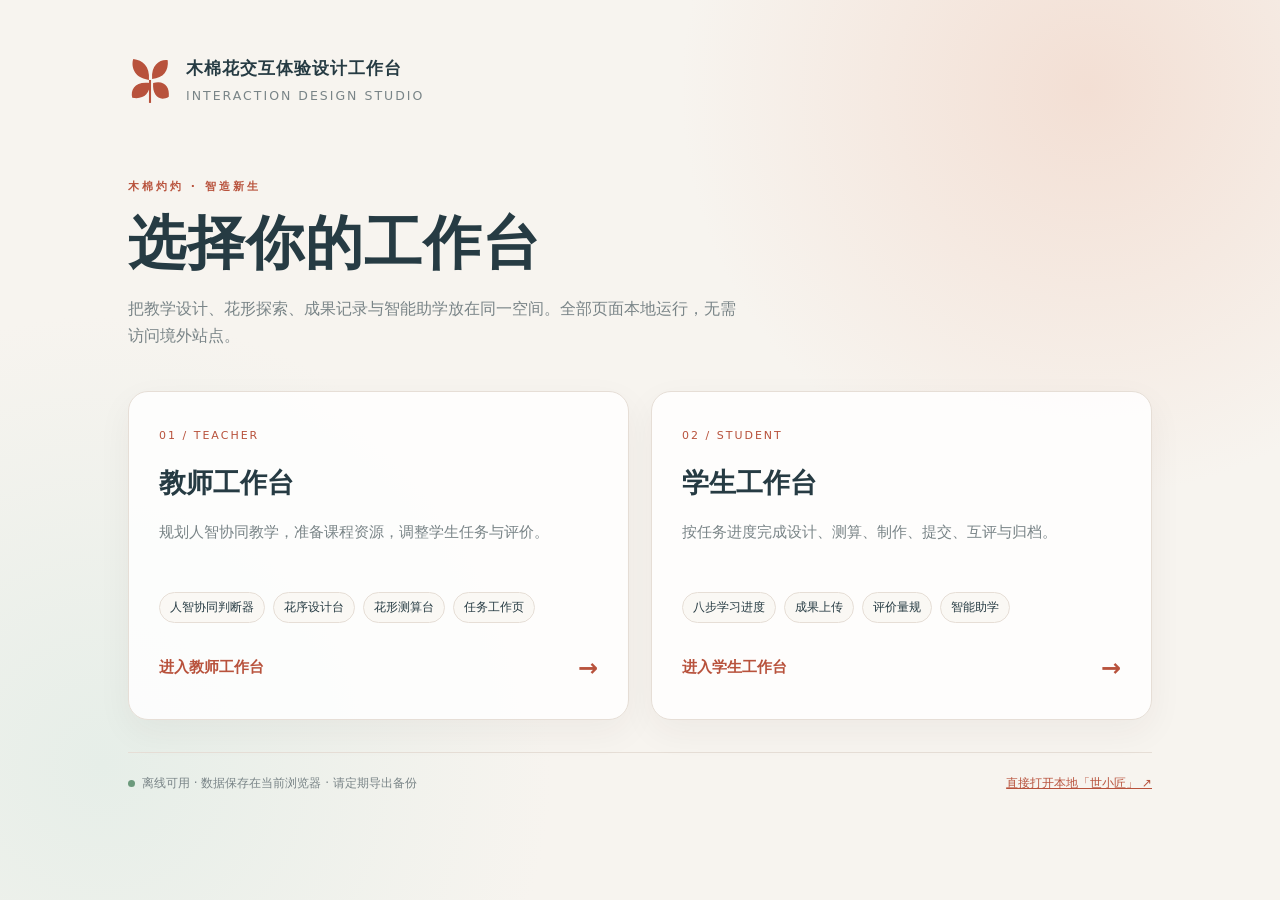
<file: index.html>
<!doctype html><html lang="zh-CN"><head><meta charset="utf-8"><meta name="viewport" content="width=device-width,initial-scale=1"><meta name="theme-color" content="#f5f1eb"><title>木棉花交互体验设计工作台</title><style>:root{--ink:#263b43;--muted:#798487;--accent:#b8523c;--line:#e6ded6}*{box-sizing:border-box}body{margin:0;min-height:100vh;font:15px/1.7 -apple-system,BlinkMacSystemFont,"PingFang SC","Microsoft YaHei",system-ui,sans-serif;color:var(--ink);background:radial-gradient(circle at 85% 10%,#f3dfd4 0,transparent 30%),radial-gradient(circle at 8% 85%,#e6eee8 0,transparent 32%),#f7f4ef}main{max-width:1080px;margin:auto;padding:54px 28px}header{display:flex;align-items:center;gap:14px}.mark{width:44px;height:48px;color:var(--accent)}header strong{display:block;font-size:17px;letter-spacing:1px}header small{color:var(--muted);letter-spacing:2px}.hero{margin:70px 0 42px}.eyebrow{font-size:11px;letter-spacing:3px;color:var(--accent);font-weight:700}.hero h1{font-size:clamp(35px,6vw,58px);line-height:1.2;margin:12px 0 16px;letter-spacing:1px}.hero p{color:var(--muted);max-width:610px;font-size:16px}.roles{display:grid;grid-template-columns:1fr 1fr;gap:22px}.role{position:relative;background:rgba(255,255,255,.85);border:1px solid var(--line);border-radius:20px;padding:30px;color:inherit;text-decoration:none;box-shadow:0 12px 35px rgba(58,42,30,.05);transition:.2s;overflow:hidden}.role:hover{transform:translateY(-4px);border-color:#cfa796;box-shadow:0 18px 45px rgba(58,42,30,.1)}.role .num{font-size:11px;color:var(--accent);letter-spacing:2px}.role h2{font-size:27px;margin:12px 0 8px}.role p{color:var(--muted);min-height:52px}.role ul{list-style:none;padding:0;margin:20px 0;display:flex;flex-wrap:wrap;gap:8px}.role li{font-size:12px;border:1px solid var(--line);padding:4px 10px;border-radius:99px;background:#faf8f4}.enter{display:flex;justify-content:space-between;align-items:center;margin-top:25px;color:var(--accent);font-weight:700}.enter span:last-child{font-size:24px}.local{margin-top:32px;padding-top:20px;border-top:1px solid var(--line);display:flex;justify-content:space-between;gap:20px;color:var(--muted);font-size:12px}.local a{color:var(--accent)}.dot{display:inline-block;width:7px;height:7px;background:#6c9a7c;border-radius:50%;margin-right:7px}@media(max-width:700px){main{padding:28px 20px}.hero{margin:48px 0 30px}.roles{grid-template-columns:1fr}.role{padding:24px}.local{flex-direction:column;gap:6px}}</style></head><body><main><header><svg class="mark" viewBox="0 0 42 46" aria-hidden="true"><path d="M20 22C4 20 3 7 5 2c9 1 16 7 15 20Zm3-1C22 7 31 2 38 3c1 10-4 17-15 18Zm-2 4C7 23 2 31 4 39c10 2 17-3 17-14Zm3 0c11-3 16 4 15 13-8 5-16 0-15-13Z" fill="currentColor"/><path d="M21 22v22" stroke="currentColor" stroke-width="2"/></svg><div><strong>木棉花交互体验设计工作台</strong><small>INTERACTION DESIGN STUDIO</small></div></header><section class="hero"><div class="eyebrow">木棉灼灼 · 智造新生</div><h1>选择你的工作台</h1><p>把教学设计、花形探索、成果记录与智能助学放在同一空间。全部页面本地运行，无需访问境外站点。</p></section><section class="roles"><a class="role" href="教师工作台/index.html"><span class="num">01 / TEACHER</span><h2>教师工作台</h2><p>规划人智协同教学，准备课程资源，调整学生任务与评价。</p><ul><li>人智协同判断器</li><li>花序设计台</li><li>花形测算台</li><li>任务工作页</li></ul><div class="enter"><span>进入教师工作台</span><span>→</span></div></a><a class="role" href="学生工作台/index.html"><span class="num">02 / STUDENT</span><h2>学生工作台</h2><p>按任务进度完成设计、测算、制作、提交、互评与归档。</p><ul><li>八步学习进度</li><li>成果上传</li><li>评价量规</li><li>智能助学</li></ul><div class="enter"><span>进入学生工作台</span><span>→</span></div></a></section><footer class="local"><span><i class="dot"></i>离线可用 · 数据保存在当前浏览器 · 请定期导出备份</span><a href="世小匠智能体.html">直接打开本地「世小匠」 ↗</a></footer></main></body></html>
</file>
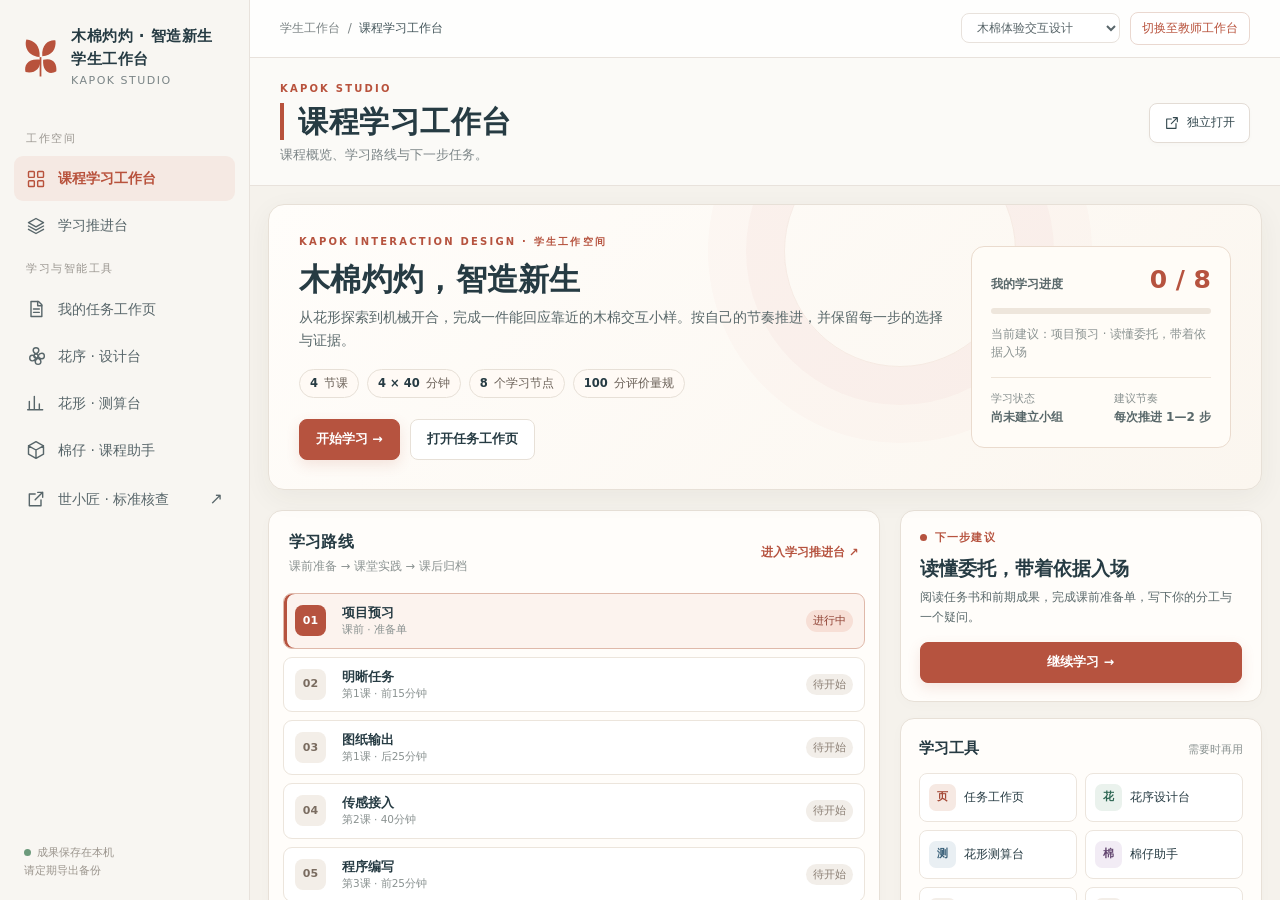
<file: 学生工作台/index.html>
<!doctype html><html lang="zh-CN"><head><meta charset="utf-8"><meta name="viewport" content="width=device-width,initial-scale=1"><meta name="theme-color" content="#f7f5f1"><title>课程学习工作台 · 学生工作台</title><link rel="stylesheet" href="../工作台.css"></head><body data-role="student"><div class="app"><aside class="sidebar"><a class="brand" href="../index.html" aria-label="返回工作台选择"><svg viewBox="0 0 42 46" aria-hidden="true"><path d="M20 22C4 20 3 7 5 2c9 1 16 7 15 20Zm3-1C22 7 31 2 38 3c1 10-4 17-15 18Zm-2 4C7 23 2 31 4 39c10 2 17-3 17-14Zm3 0c11-3 16 4 15 13-8 5-16 0-15-13Z" fill="currentColor"/><path d="M21 22v22" stroke="currentColor" stroke-width="2"/></svg><span><strong>木棉灼灼 · 智造新生</strong><strong>学生工作台</strong><small>KAPOK STUDIO</small></span></a><div class="side-scroll" id="nav"></div><div class="side-foot"><span class="local-dot"></span>成果保存在本机<br>请定期导出备份</div></aside><button class="mobile-shade" aria-label="关闭导航"></button><section class="workspace"><header class="topbar"><div style="display:flex;align-items:center;gap:12px"><button class="menu-btn" id="menuBtn" aria-label="打开导航">☰</button><div class="breadcrumb">学生工作台&nbsp; / &nbsp;<b id="currentName">课程学习工作台</b></div></div><div class="top-actions"><select class="course" aria-label="当前课程"><option>木棉体验交互设计</option></select><a class="role-switch" id="roleSwitch" href="../教师工作台/index.html">切换至教师工作台</a></div></header><div class="page-head"><div class="page-title"><div class="eyebrow" id="eyebrow">KAPOK STUDIO</div><h1 id="pageTitle">课程学习工作台</h1><p id="pageDesc">做中学，每一步都有成果；完成木棉交互小样。</p></div><div class="page-actions"><a class="action-btn" id="openDirect" href="学生工作台-木棉灼灼，智造新生.html" target="_blank" rel="noopener" title="在新窗口打开"><svg viewBox="0 0 24 24"><path d="M14 4h6v6m0-6-9 9M18 13v7H4V6h7"/></svg><span class="keep-text">独立打开</span></a><button class="action-btn" id="exportBtn" hidden>导出方案</button><button class="action-btn" id="printBtn" hidden>打印 / PDF</button></div></div><div class="frame-wrap"><div class="loading" id="loading"><span><i></i>正在打开本地工具…</span></div><iframe id="toolFrame" title="学生学习工作区" src="学生工作台-木棉灼灼，智造新生.html?embed=1"></iframe></div></section></div><script src="../工作台.js"></script></body></html>
</file>
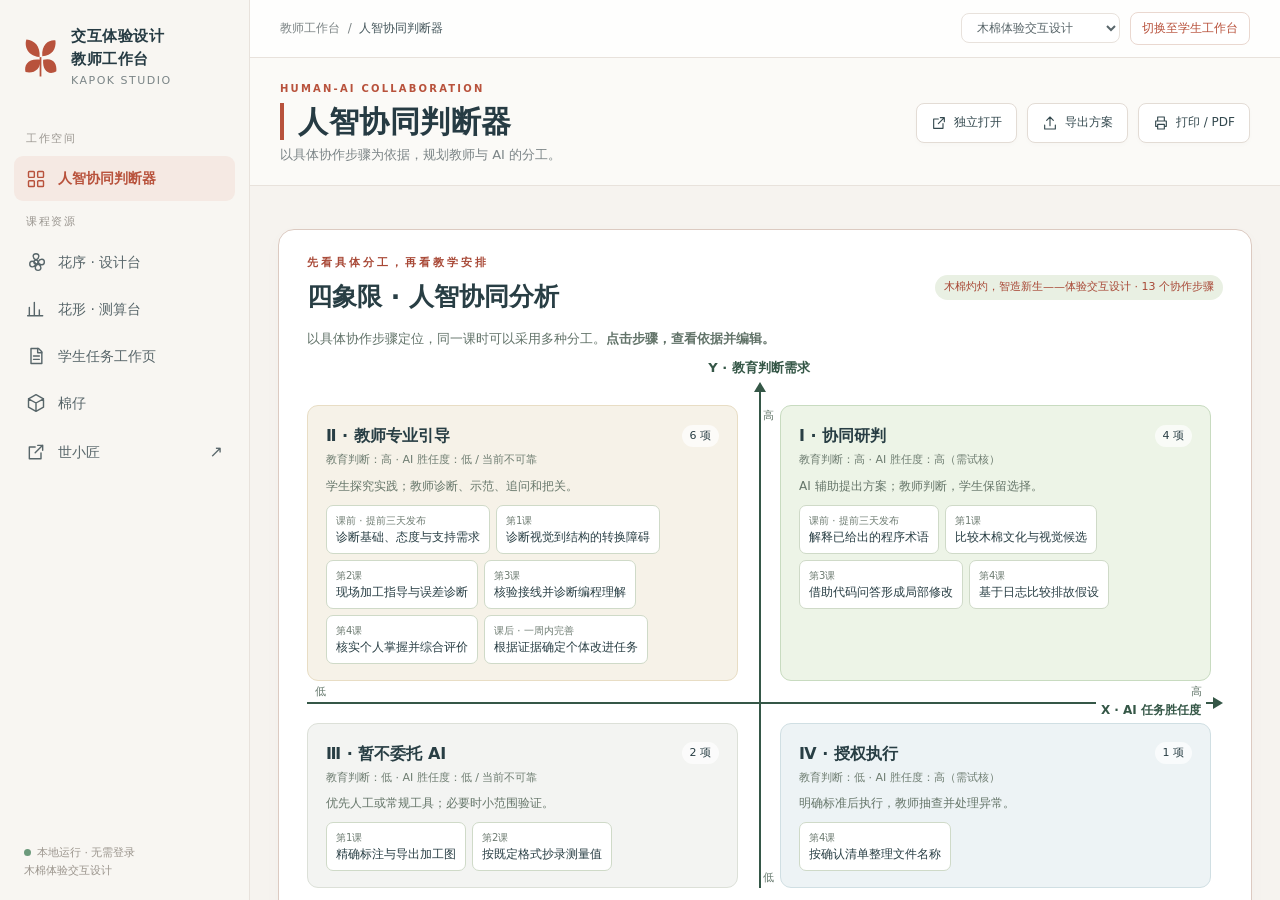
<file: 教师工作台/index.html>
<!doctype html><html lang="zh-CN"><head><meta charset="utf-8"><meta name="viewport" content="width=device-width,initial-scale=1"><meta name="theme-color" content="#f7f5f1"><title>人智协同判断器 · 教师工作台</title><link rel="stylesheet" href="../工作台.css"></head><body data-role="teacher"><div class="app"><aside class="sidebar"><a class="brand" href="../index.html" aria-label="返回工作台选择"><svg viewBox="0 0 42 46" aria-hidden="true"><path d="M20 22C4 20 3 7 5 2c9 1 16 7 15 20Zm3-1C22 7 31 2 38 3c1 10-4 17-15 18Zm-2 4C7 23 2 31 4 39c10 2 17-3 17-14Zm3 0c11-3 16 4 15 13-8 5-16 0-15-13Z" fill="currentColor"/><path d="M21 22v22" stroke="currentColor" stroke-width="2"/></svg><span><strong>交互体验设计</strong><strong>教师工作台</strong><small>KAPOK STUDIO</small></span></a><div class="side-scroll" id="nav"></div><div class="side-foot"><span class="local-dot"></span>本地运行 · 无需登录<br>木棉体验交互设计</div></aside><button class="mobile-shade" aria-label="关闭导航"></button><section class="workspace"><header class="topbar"><div style="display:flex;align-items:center;gap:12px"><button class="menu-btn" id="menuBtn" aria-label="打开导航">☰</button><div class="breadcrumb">教师工作台&nbsp; / &nbsp;<b id="currentName">人智协同判断器</b></div></div><div class="top-actions"><select class="course" aria-label="当前课程"><option>木棉体验交互设计</option></select><a class="role-switch" id="roleSwitch" href="../学生工作台/index.html">切换至学生工作台</a></div></header><div class="page-head"><div class="page-title"><div class="eyebrow" id="eyebrow">HUMAN-AI COLLABORATION</div><h1 id="pageTitle">人智协同判断器</h1><p id="pageDesc">以具体协作步骤为依据，规划教师与 AI 的分工。</p></div><div class="page-actions"><a class="action-btn" id="openDirect" href="教师工作台-人智协同判断器.html" target="_blank" rel="noopener" title="在新窗口打开"><svg viewBox="0 0 24 24"><path d="M14 4h6v6m0-6-9 9M18 13v7H4V6h7"/></svg><span class="keep-text">独立打开</span></a><button class="action-btn" id="exportBtn"><svg viewBox="0 0 24 24"><path d="M12 16V3m0 0L7 8m5-5 5 5M4 15v6h16v-6"/></svg>导出方案</button><button class="action-btn" id="printBtn"><svg viewBox="0 0 24 24"><path d="M7 8V3h10v5M7 17H4V9h16v8h-3M7 14h10v7H7z"/></svg>打印 / PDF</button></div></div><div class="frame-wrap"><div class="loading" id="loading"><span><i></i>正在打开本地工具…</span></div><iframe id="toolFrame" title="教师工具工作区" src="教师工作台-人智协同判断器.html?embed=1"></iframe></div></section></div><script src="../工作台.js"></script></body></html>
</file>
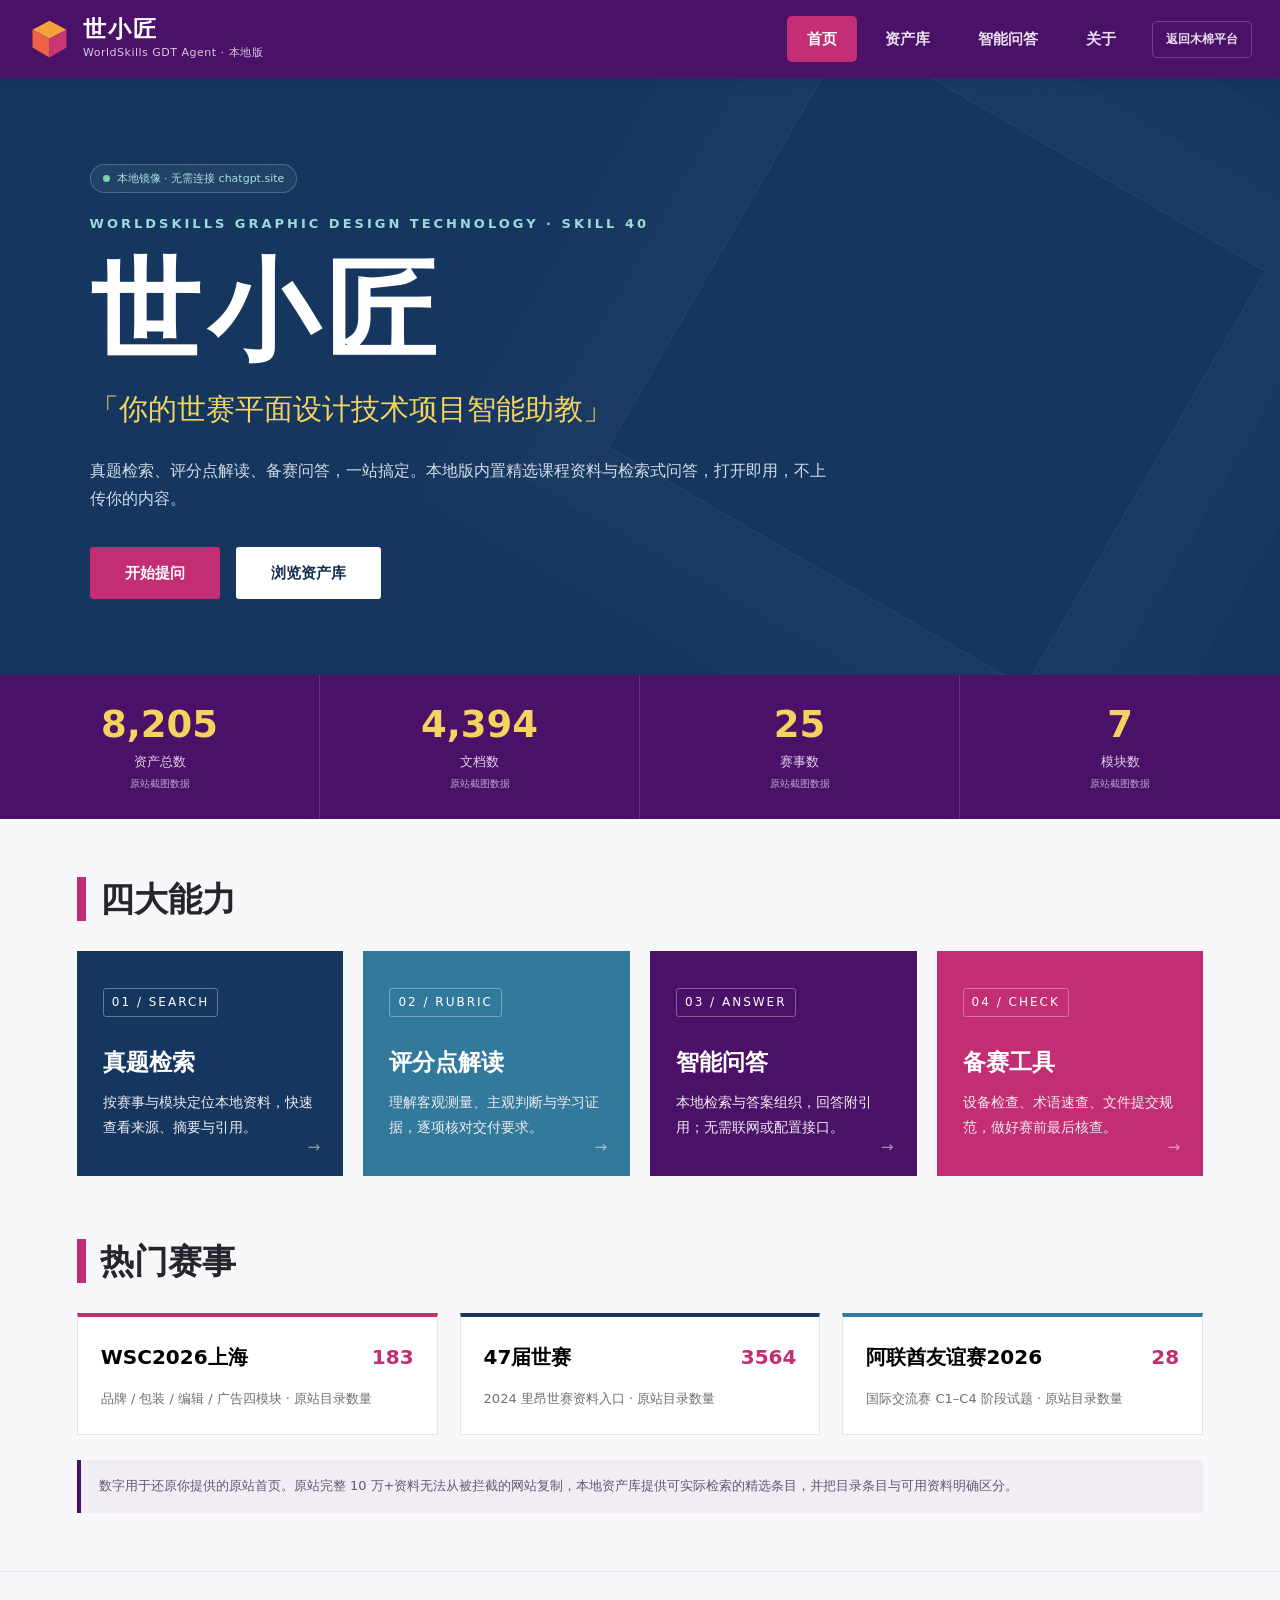
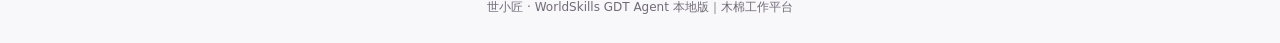
<file: 世小匠智能体.html>
<!doctype html><html lang="zh-CN"><head><meta charset="utf-8"><meta name="viewport" content="width=device-width,initial-scale=1"><meta name="theme-color" content="#45105f"><title>世小匠 · 本地智能助教</title><style>:root{--purple:#4b1068;--purple2:#321052;--navy:#15365f;--pink:#c32d73;--blue:#327a9b;--yellow:#f4d35e;--ink:#28242e;--muted:#716b78;--line:#e9e4eb;--bg:#f8f7f9}*{box-sizing:border-box}html{scroll-behavior:smooth}body{margin:0;background:var(--bg);color:var(--ink);font:15px/1.75 -apple-system,BlinkMacSystemFont,"PingFang SC","Microsoft YaHei",system-ui,sans-serif}button,input,select,textarea{font:inherit}button{cursor:pointer}a{color:inherit}button:focus-visible,a:focus-visible,input:focus-visible,textarea:focus-visible,select:focus-visible{outline:3px solid #df83b3;outline-offset:3px}.top{height:78px;background:var(--purple);color:#fff;display:flex;align-items:center;justify-content:space-between;padding:0 max(28px,calc((100% - 1400px)/2));gap:24px;position:sticky;top:0;z-index:20;box-shadow:0 2px 10px #24083222}.brand{display:flex;align-items:center;gap:12px;text-decoration:none}.brand svg{width:43px;height:43px}.brand b{display:block;font-size:23px;line-height:1.2;letter-spacing:2px}.brand small{display:block;font-size:11px;color:#d9c8e2;letter-spacing:.5px}.nav{display:flex;align-items:center;gap:8px}.nav button,.nav a{border:0;background:transparent;color:#e9dfed;text-decoration:none;padding:10px 20px;border-radius:5px;font-weight:650;white-space:nowrap}.nav button.active{background:var(--pink);color:#fff}.nav button:hover,.nav a:hover{background:#ffffff18}.nav .back{border:1px solid #ffffff35;margin-left:8px;font-size:12px;padding:7px 13px}.view{display:none}.view.active{display:block}.hero{position:relative;overflow:hidden;background:var(--navy);color:#fff;padding:86px max(7vw,30px) 76px;background-image:linear-gradient(120deg,#15365ff2,#15365fdc),repeating-linear-gradient(60deg,transparent 0 68px,#ffffff0b 69px 70px),repeating-linear-gradient(-60deg,transparent 0 68px,#ffffff0b 69px 70px)}.hero:after{content:"";position:absolute;width:480px;height:480px;border:1px solid #ffffff12;transform:rotate(30deg);right:8%;top:40px;box-shadow:0 0 0 70px #ffffff03,0 0 0 140px #ffffff03;pointer-events:none}.hero-inner{max-width:1050px;position:relative;z-index:1}.local-badge{display:inline-flex;align-items:center;gap:7px;border:1px solid #ffffff35;background:#ffffff0e;border-radius:99px;padding:4px 12px;color:#a9e4e1;font-size:11px;margin-bottom:20px}.local-badge i{width:7px;height:7px;background:#7dd3b0;border-radius:50%}.kicker{color:#9adbd8;font-size:13px;font-weight:650;letter-spacing:3px}.hero h1{font-size:clamp(68px,9vw,110px);line-height:1;margin:20px 0 12px;letter-spacing:8px}.slogan{color:var(--yellow);font-size:clamp(20px,2.4vw,29px);margin:18px 0 22px}.desc{color:#d3dce8;font-size:16px;max-width:750px}.hero-actions{display:flex;gap:16px;margin-top:34px;flex-wrap:wrap}.primary,.secondary,.light-btn{border:0;border-radius:3px;padding:13px 35px;font-weight:700}.primary{background:var(--pink);color:#fff}.secondary{background:#fff;color:#152f50}.primary:hover{background:#d83b85}.secondary:hover{background:#f2eaf4}.stats{display:grid;grid-template-columns:repeat(4,1fr);background:var(--purple);color:#fff}.stat{text-align:center;padding:27px 16px;border-right:1px solid #ffffff25}.stat:last-child{border:0}.stat b{display:block;color:var(--yellow);font-size:37px;line-height:1.25}.stat span{font-size:13px;color:#e0d2e7}.stat small{display:block;font-size:10px;color:#bdaacb}.section{max-width:1400px;margin:auto;padding:58px 6vw}.section h2{font-size:34px;margin:0 0 30px;border-left:9px solid var(--pink);padding-left:14px;line-height:1.3}.section-sub{color:var(--muted);margin:-18px 0 26px}.abilities{display:grid;grid-template-columns:repeat(4,1fr);gap:20px}.ability{border:0;color:#fff;text-align:left;padding:28px 26px;min-height:225px;position:relative;transition:.18s}.ability:hover{transform:translateY(-4px);box-shadow:0 12px 25px #26334b20}.ability:nth-child(1){background:var(--navy)}.ability:nth-child(2){background:var(--blue)}.ability:nth-child(3){background:var(--purple)}.ability:nth-child(4){background:var(--pink)}.ability .icon{font-size:12px;letter-spacing:2px;border:1px solid #ffffff55;display:inline-block;padding:3px 8px;border-radius:3px}.ability h3{font-size:23px;margin:25px 0 8px}.ability p{color:#f1edf3;font-size:14px;margin:0}.ability .go{position:absolute;right:20px;bottom:16px;color:#ffffff85;letter-spacing:3px}.events{display:grid;grid-template-columns:repeat(3,1fr);gap:22px}.event{background:#fff;border:1px solid var(--line);border-top:4px solid var(--pink);padding:23px;text-align:left;transition:.18s}.event:nth-child(2){border-top-color:var(--navy)}.event:nth-child(3){border-top-color:var(--blue)}.event:hover{box-shadow:0 10px 28px #30203812;transform:translateY(-3px)}.event h3{margin:0;font-size:20px;display:flex;justify-content:space-between;gap:15px}.event h3 span{color:var(--pink)}.event p{color:var(--muted);font-size:13px;margin-bottom:0}.note{background:#f2edf5;border-left:4px solid var(--purple);padding:15px 18px;color:#62586a;font-size:13px;margin-top:25px}.page-head{background:linear-gradient(120deg,var(--purple2),var(--purple));color:#fff;padding:38px max(6vw,25px)}.page-head h1{margin:0 0 6px;font-size:32px}.page-head p{margin:0;color:#d8c8df}.library-tools{max-width:1400px;margin:28px auto 0;padding:0 6vw;display:grid;grid-template-columns:minmax(230px,1fr) 190px 190px auto;gap:12px}.search,.filter{width:100%;border:1px solid var(--line);background:#fff;border-radius:8px;padding:11px 13px;color:var(--ink)}.result-count{align-self:center;color:var(--muted);font-size:13px;white-space:nowrap}.library{max-width:1400px;margin:0 auto;padding:24px 6vw 60px;display:grid;grid-template-columns:repeat(2,minmax(0,1fr));gap:14px}.asset{background:#fff;border:1px solid var(--line);border-radius:12px;padding:19px 20px;min-width:0}.asset-top{display:flex;gap:8px;align-items:center;flex-wrap:wrap}.tag{display:inline-block;background:#f1e8f5;color:var(--purple);padding:2px 9px;border-radius:99px;font-size:11px}.tag.blue{background:#e8f1f6;color:#2a6987}.tag.pink{background:#faeaf1;color:#a92460}.asset h3{font-size:17px;margin:12px 0 7px;line-height:1.45}.asset p{font-size:13px;color:var(--muted);margin:0 0 12px}.asset details{border-top:1px solid var(--line);padding-top:10px;margin-top:10px}.asset summary{cursor:pointer;color:var(--purple);font-size:12px}.asset .full{font-size:13px;color:#554d5b;white-space:pre-line;margin:12px 0}.asset-actions{display:flex;gap:12px;align-items:center;flex-wrap:wrap}.text-btn{border:0;background:none;color:var(--purple);padding:3px 0;font-size:12px;text-decoration:underline}.source{font-size:12px;color:var(--blue);text-decoration:none}.empty{grid-column:1/-1;background:#fff;border:1px dashed #cec3d2;padding:45px;text-align:center;color:var(--muted);border-radius:12px}.chat-layout{max-width:1100px;margin:28px auto 60px;padding:0 24px;display:grid;grid-template-columns:minmax(0,1fr) 270px;gap:18px}.chat-card,.chat-side{background:#fff;border:1px solid var(--line);border-radius:14px}.chat-card{display:grid;grid-template-rows:minmax(350px,1fr) auto;overflow:hidden}.messages{padding:22px;height:56vh;min-height:390px;overflow:auto}.message{display:flex;margin-bottom:18px;gap:10px}.avatar{width:31px;height:31px;display:grid;place-items:center;border-radius:8px;background:var(--purple);color:#fff;font-size:11px;flex:none}.message.user{flex-direction:row-reverse}.message.user .avatar{background:var(--pink)}.bubble{max-width:82%;background:#f4f1f5;border-radius:4px 13px 13px 13px;padding:12px 15px;white-space:pre-line;font-size:14px}.message.user .bubble{background:#e8f0f6;border-radius:13px 4px 13px 13px}.citations{margin-top:10px;padding-top:9px;border-top:1px solid #ddd3e1;display:flex;flex-wrap:wrap;gap:6px}.cite{border:0;background:#fff;color:var(--purple);font-size:11px;padding:3px 8px;border-radius:99px}.composer{border-top:1px solid var(--line);padding:15px;display:grid;grid-template-columns:1fr auto;gap:10px;background:#fbfafc}.composer textarea{min-height:76px;resize:vertical;border:1px solid #ddd5e0;border-radius:8px;padding:10px 12px}.send{border:0;background:var(--pink);color:#fff;border-radius:8px;padding:0 23px;font-weight:700}.send:disabled{opacity:.5}.chat-side{padding:20px;height:max-content}.chat-side h3{font-size:15px;margin:0 0 13px}.quick{display:block;width:100%;text-align:left;border:1px solid var(--line);background:#faf8fb;color:#5c5063;padding:10px 11px;border-radius:8px;margin:8px 0;font-size:12px}.quick:hover{border-color:#b48bc3;color:var(--purple)}.privacy{font-size:11px;color:var(--muted);border-top:1px solid var(--line);padding-top:14px;margin-top:18px}.about{max-width:950px;margin:35px auto 70px;padding:0 25px}.about-card{background:#fff;border:1px solid var(--line);border-radius:14px;padding:28px;margin-bottom:16px}.about-card h2{margin-top:0;color:var(--purple)}.about-card li{margin:8px 0}.status{display:inline-block;background:#e7f3ed;color:#2e7353;padding:3px 10px;border-radius:99px;font-size:12px}.footer{text-align:center;color:var(--muted);font-size:12px;padding:25px;border-top:1px solid var(--line)}@media(max-width:950px){.abilities{grid-template-columns:1fr 1fr}.events{grid-template-columns:1fr}.library-tools{grid-template-columns:1fr 1fr}.result-count{text-align:right}.chat-layout{grid-template-columns:1fr}.chat-side{order:-1}.chat-side .quick-list{display:grid;grid-template-columns:1fr 1fr;gap:7px}.quick{margin:0}.top{padding:0 20px}.nav button,.nav a{padding:9px 12px}.nav .back{display:none}}@media(max-width:620px){.top{height:auto;min-height:68px;padding:10px 15px;align-items:flex-start}.brand svg{width:34px;height:34px}.brand b{font-size:18px}.brand small{font-size:9px}.nav{gap:2px;flex-wrap:wrap;justify-content:flex-end}.nav button{font-size:12px;padding:8px}.hero{padding:55px 24px}.hero h1{font-size:67px}.kicker{font-size:10px;letter-spacing:1.6px}.stats{grid-template-columns:1fr 1fr}.stat:nth-child(2){border-right:0}.stat:nth-child(-n+2){border-bottom:1px solid #ffffff25}.abilities{grid-template-columns:1fr}.section{padding:40px 22px}.section h2{font-size:27px}.library-tools{grid-template-columns:1fr;padding:0 20px}.result-count{text-align:left}.library{grid-template-columns:1fr;padding:20px}.composer{grid-template-columns:1fr}.send{padding:11px}.messages{height:55vh;padding:15px}.bubble{max-width:90%}.chat-side .quick-list{grid-template-columns:1fr}.page-head{padding:28px 22px}}</style></head><body><header class="top"><a class="brand" href="#home" data-nav="home"><svg viewBox="0 0 48 48" aria-hidden="true"><path d="m24 3 19 10-19 10L5 13Z" fill="#f2a23a"/><path d="M5 13v20l19 11V23Z" fill="#ef6246"/><path d="M43 13v20L24 44V23Z" fill="#c93672"/></svg><span><b>世小匠</b><small>WorldSkills GDT Agent · 本地版</small></span></a><nav class="nav" aria-label="世小匠导航"><button data-nav="home" class="active">首页</button><button data-nav="assets">资产库</button><button data-nav="chat">智能问答</button><button data-nav="about">关于</button><a class="back" href="index.html">返回木棉平台</a></nav></header><main><section class="view active" id="home"><div class="hero"><div class="hero-inner"><div class="local-badge"><i></i>本地镜像 · 无需连接 chatgpt.site</div><div class="kicker">WORLDSKILLS GRAPHIC DESIGN TECHNOLOGY · SKILL 40</div><h1>世小匠</h1><div class="slogan">「你的世赛平面设计技术项目智能助教」</div><p class="desc">真题检索、评分点解读、备赛问答，一站搞定。本地版内置精选课程资料与检索式问答，打开即用，不上传你的内容。</p><div class="hero-actions"><button class="primary" data-nav="chat">开始提问</button><button class="secondary" data-nav="assets">浏览资产库</button></div></div></div><div class="stats"><div class="stat"><b>8,205</b><span>资产总数</span><small>原站截图数据</small></div><div class="stat"><b>4,394</b><span>文档数</span><small>原站截图数据</small></div><div class="stat"><b>25</b><span>赛事数</span><small>原站截图数据</small></div><div class="stat"><b>7</b><span>模块数</span><small>原站截图数据</small></div></div><section class="section"><h2>四大能力</h2><div class="abilities"><button class="ability" data-filter-event="47届世赛"><span class="icon">01 / SEARCH</span><h3>真题检索</h3><p>按赛事与模块定位本地资料，快速查看来源、摘要与引用。</p><span class="go">→</span></button><button class="ability" data-query="客观测量与主观判断评分有什么区别？"><span class="icon">02 / RUBRIC</span><h3>评分点解读</h3><p>理解客观测量、主观判断与学习证据，逐项核对交付要求。</p><span class="go">→</span></button><button class="ability" data-nav="chat"><span class="icon">03 / ANSWER</span><h3>智能问答</h3><p>本地检索与答案组织，回答附引用；无需联网或配置接口。</p><span class="go">→</span></button><button class="ability" data-query="提交文件前应该检查什么？"><span class="icon">04 / CHECK</span><h3>备赛工具</h3><p>设备检查、术语速查、文件提交规范，做好赛前最后核查。</p><span class="go">→</span></button></div></section><section class="section" style="padding-top:5px"><h2>热门赛事</h2><div class="events"><button class="event" data-filter-event="WSC2026上海"><h3>WSC2026上海 <span>183</span></h3><p>品牌 / 包装 / 编辑 / 广告四模块 · 原站目录数量</p></button><button class="event" data-filter-event="47届世赛"><h3>47届世赛 <span>3564</span></h3><p>2024 里昂世赛资料入口 · 原站目录数量</p></button><button class="event" data-filter-event="阿联酋友谊赛2026"><h3>阿联酋友谊赛2026 <span>28</span></h3><p>国际交流赛 C1–C4 阶段试题 · 原站目录数量</p></button></div><div class="note">数字用于还原你提供的原站首页。原站完整 10 万+资料无法从被拦截的网站复制，本地资产库提供可实际检索的精选条目，并把目录条目与可用资料明确区分。</div></section></section><section class="view" id="assets"><div class="page-head"><h1>资产库</h1><p>搜索本地精选资料、评分指南与木棉课程规范；目录条目会明确标注。</p></div><div class="library-tools"><input class="search" id="assetSearch" type="search" placeholder="搜索标题、关键词或内容…" aria-label="搜索资产"><select class="filter" id="eventFilter" aria-label="按赛事筛选"><option value="">全部赛事 / 课程</option></select><select class="filter" id="moduleFilter" aria-label="按模块筛选"><option value="">全部模块</option></select><span class="result-count" id="resultCount"></span></div><div class="library" id="assetList"></div></section><section class="view" id="chat"><div class="page-head"><h1>智能问答</h1><p>本地检索 + 引用资产 · 不调用云端大模型 · 问题内容不会离开此页面</p></div><div class="chat-layout"><section class="chat-card"><div class="messages" id="messages" aria-live="polite"><div class="message"><span class="avatar">世</span><div class="bubble">你好，我是本地版世小匠。你可以询问评分点、文件交付、四大模块或木棉机械花课程规范。我会依据本地资料作答并附上引用；资料没有覆盖的问题会明确说明。</div></div></div><form class="composer" id="chatForm"><textarea id="question" required maxlength="1200" placeholder="例如：客观测量与主观判断评分有什么区别？" aria-label="输入问题"></textarea><button class="send" type="submit">发送</button></form></section><aside class="chat-side"><h3>试试这些问题</h3><div class="quick-list"><button class="quick" data-q="客观测量与主观判断评分有什么区别？">评分方式怎么区分？</button><button class="quick" data-q="提交文件前应该检查什么？">文件交付检查清单</button><button class="quick" data-q="木棉机械花联调要记录什么？">木棉联调记录要求</button><button class="quick" data-q="品牌设计模块要核查什么？">品牌模块核查要点</button><button class="quick" data-q="使用AI时要保留哪些记录？">AI 使用与过程记录</button></div><p class="privacy">本地问答根据关键词匹配资料，不是原站完整 RAG，也不会假装拥有未镜像的赛题。涉及具体比赛时，以当届正式技术说明和赛题为准。</p><button class="text-btn" id="clearChat">清空当前对话</button></aside></div></section><section class="view" id="about"><div class="page-head"><h1>关于本地版世小匠</h1><p>保留原站使用方式，解除对 chatgpt.site 的依赖。</p></div><div class="about"><section class="about-card"><span class="status">本地运行正常</span><h2>为什么改成地页面？</h2><p>原地址受 Cloudflare 访问限制，在国内网络中可能无法打开。这个页面已放入木棉工作平台，教师和学生工作台都可以直接访问，不需要代理、账号或外部服务。</p></section><section class="about-card"><h2>当前包含什么？</h2><ul><li>按原站截图重建的首页、资产库、智能问答和关于页面。</li><li>可搜索、筛选、展开和复制引用的本地精选资料。</li><li>带引用的检索式问答，以及木棉课程专属规范。</li><li>原站热门赛事目录信息，未冒充已复制原始文件。</li></ul></section><section class="about-card"><h2>使用边界</h2><p>具体比赛的模块、分值、尺寸、文件格式与提交方式，以当届正式技术说明和赛题为唯一依据。本地回答用于学习引导，不替代裁判、教师评价或安全核验。</p></section></div></section></main><footer class="footer">世小匠 · WorldSkills GDT Agent 本地版｜木棉工作平台</footer><script>const resources=[{id:'wsc47',title:'第47届世界技能大赛｜平面设计技术项目',event:'47届世赛',module:'综合',type:'官方入口',keywords:'世赛 里昂 平面设计 技术 项目 GDT',summary:'WorldSkills 官方项目页面，用于核对项目介绍、赛事与相关资源。',content:'使用时先确认赛事届次与文件版本。项目页面可帮助了解 Graphic Design Technology 的工作范围，但具体竞赛要求仍应进入当届正式技术说明和赛题核对。',url:'https://worldskills.org/what/projects/wsos/2024/events/579/skills/1701'},{id:'td40',title:'Graphic Design Technology 技术说明（WSC2021）',event:'技术说明',module:'综合',type:'官方文档',keywords:'技术说明 TD40 评分 测量 判断',summary:'平面设计技术项目技术说明参考版本，适合理解项目结构与评分框架。',content:'技术说明用于理解项目能力范围和竞赛组织。不同届次可能调整模块、权重、设备与提交要求，引用时必须标注版本，不可把旧版细则直接套用到新比赛。',url:'https://worldskillsindia.co.in/worldskill/file/Technical%20Description_WS2022/Graphic%20Design%20Technology_WSC2021_TD40_EN.pdf'},{id:'china',title:'世界技能大赛中国组委会｜项目资料入口',event:'综合',module:'综合',type:'官方入口',keywords:'中国 组委会 世界技能 大赛 资料',summary:'国内官方资料入口，便于查找赛事通知与项目相关内容。',content:'优先从正式通知与当届文件核对竞赛安排。第三方解读可以帮助学习，但不能替代官方文件。',url:'http://worldskillschina.mohrss.gov.cn/c/2020-08-07/504.shtml'},{id:'marking',title:'客观测量与主观判断评分解读',event:'评分指南',module:'评分',type:'学习指南',keywords:'评分 评分点 客观 测量 主观 判断 0 1 2 3 量规',summary:'区分可客观核验的结果与需要比较判断的质量表现。',content:'客观测量关注能够明确核验的结果，例如文件是否存在、尺寸或数量是否符合给定要求；主观判断关注需要依据标准比较的质量表现，常见 0–3 级描述。学习时应把每个评分点转成可展示的证据：文件、实测记录、作品细节或解释。具体分值、等级描述和评分人以当届赛题为准。'},{id:'delivery',title:'设计文件交付前核查清单',event:'备赛工具',module:'文件交付',type:'检查清单',keywords:'提交 文件 命名 格式 导出 检查 归档 版本',summary:'从任务要求、文件内容、格式版本与最终复核四方面检查交付。',content:'1. 对照赛题逐项列出应交文件，不自行增加或替换必需成果。\n2. 检查文件名、路径、格式、色彩模式、尺寸与页面数量是否符合当届要求。\n3. 重新打开导出的文件，检查字体、图片、链接、裁切与显示是否完整。\n4. 保留可编辑源文件和规定格式成品，版本命名清楚。\n5. 最后由本人按清单复核；AI 只能整理已确认清单，不能代替实际打开文件检查。'},{id:'brand',title:'品牌模块｜视觉一致性与应用核查',event:'模块指南',module:'品牌',type:'学习指南',keywords:'品牌 标志 视觉 一致性 应用 设计',summary:'从核心识别、规则一致性与具体应用三个层面检查品牌成果。',content:'先确认设计是否回应任务对象与受众，再检查标志、字体、色彩和辅助图形是否形成一致规则。应用效果不能只看美观，还要检查不同尺寸与媒介中的识别、留白、对齐和可读性。保留草图、选择理由和修改前后对照，避免只交付最终效果图。'},{id:'packaging',title:'包装模块｜结构、图文与输出核查',event:'模块指南',module:'包装',type:'学习指南',keywords:'包装 结构 刀版 图文 输出 尺寸',summary:'包装成果需同时核对结构约束、信息层级、视觉表达与生产输出。',content:'先核对包装用途、结构模板和尺寸约束，再检查图文是否位于正确面、信息层级是否清楚。输出前核查刀版、出血、色彩与文件格式；这些项目必须以具体赛题为准。效果图不能代替真实结构与尺寸检查。'},{id:'editorial',title:'编辑设计｜网格、层级与可读性',event:'模块指南',module:'编辑',type:'学习指南',keywords:'编辑 排版 网格 字体 层级 可读性 页面',summary:'检查页面系统、内容层级、图文关系与连续页面的一致性。',content:'先理解内容结构，再建立网格与字体层级。逐页检查对齐、留白、行距、图片质量和 页码与导航信息，跨页检查风格是否一致。不要只看单页效果；输出后还要检查页序、页面数量和实际阅读尺寸。'},{id:'advertising',title:'广告设计｜主题表达与媒介适配',event:'模块指南',module:'广告',type:'学习指南',keywords:'广告 海报 主题 创意 媒介 传播',summary:'让核心信息、视觉创意与目标媒介形成清晰对应。',content:'先用一句话说清传播对象与核心信息，再检查画面是否能在目标媒介和观看距离中快速传达。创意细节应服务主题，不用无关装饰掩盖信息不清。不同尺寸适配时保留核心识别，并核查文字可读性。'},{id:'kapokdrawing',title:'木棉机械花｜技术图纸与精度记录',event:'木棉课程',module:'技术图纸',type:'课程规范',keywords:'木棉 机械花 图纸 尺寸 公差 精度 0.5 测量 加工',summary:'本课程从技术图纸到加工装配需要保留的精度证据。',content:'图纸应标全关键尺寸、材料、孔位与公差。本课程案例沿用关键尺寸 ±0.5 mm 要求，实施前由教师确认。测量记录写清部位、设计值、实测值、偏差、自检或互检人，以及整改与复测。生成图片不能作为精确加工图。'},{id:'kapoktest',title:'木棉机械花｜交互联调与三轮实测',event:'木棉课程',module:'交互联调',type:'课程规范',keywords:'木棉 联调 测试 三轮 触发 复位 开合 灯光 记录',summary:'用真实小样记录触发、复位、开合和灯光的预测与实测。',content:'每轮记录触发与复位、花瓣开合、灯光响应和异常。出现问题时一次只改一个因素，并立即复测。本课程建议完成 3 轮真实测试，保存一次修改前后对照，未达标项如实标记。三轮测试不等于长期稳定性或正式展陈验收。'},{id:'arduino',title:'Arduino 官方学习入口',event:'木棉课程',module:'交互编程',type:'官方入口',keywords:'Arduino 编程 传感 输入 判断 输出 舵机',summary:'用于核对开发环境、基础语法和硬件参考说明。',content:'调试时按输入—判断—输出拆分：先读传感数值，再检查条件，最后核对执行器和灯光。一次只改一个参数，保存预测与实测。具体接线、供电和烧录按教师核验的套件及安全规程执行。',url:'https://www.arduino.cc/'},{id:'servo',title:'物理计算学习资料｜舵机控制参考',event:'木棉课程',module:'交互编程',type:'技术资料',keywords:'舵机 servo 开合 控制 角度 机械花',summary:'辅助理解舵机控制与机械花输出动作之间的关系。',content:'程序中的角度参数不等于实际机械装配角度。应在断电检查结构后，用小范围单模块测试确认方向、行程和限位，再逐步联调。碰撞或异常阻力时立即停止，不以强行增大输出解决。',url:'https://makeabilitylab.github.io/physcomp/advancedio/servo.html'},{id:'wcag',title:'WCAG 2.2｜Web 内容无障碍指南',event:'设计规范',module:'交互设计',type:'官方标准',keywords:'WCAG 无障碍 对比度 键盘 交互 可读性',summary:'用于检查交互界面的感知、操作、理解与健壮性。',content:'课程原型可关注文字对比、键盘操作、焦点可见、标签明确和状态提示。无障碍检查不能仅依赖自动工具，还要结合真实操作。',url:'https://www.w3.org/TR/WCAG22/'},{id:'ai',title:'生成式 AI 使用边界与过程记录',event:'木棉课程',module:'AI素养',type:'课程规范',keywords:'AI 人工智能 使用 记录 核验 代做 反思',summary:'保留个人选择、操作与解释，记录 AI 帮助及核验方式。',content:'记录使用了什么帮助、采纳或修正了什么，以及怎样验证。AI 可提供候选和追问，但不替代学生的核心设计选择、加工操作、代码解释与反思，也不替教师判断成绩。不要上传不必要的个人信息；不确定的文化与技术信息要查来源。'},{id:'wsc26index',title:'WSC2026上海｜原站目录条目',event:'WSC2026上海',module:'综合',type:'目录信息',keywords:'WSC2026 上海 品牌 包装 编辑 广告',summary:'原站截图显示 183 项资产，覆盖品牌、包装、编辑、广告四模块。',content:'这是根据原站截图保留的目录信息，不包含原始赛题文件。请从当届官方渠道取得正式赛题与评分表后，再补充到本地资料库。',indexOnly:true},{id:'uae26index',title:'阿联酋友谊赛2026｜原站目录条目',event:'阿联酋友谊赛2026',module:'综合',type:'目录信息',keywords:'阿联酋 友谊赛 C1 C2 C3 C4',summary:'原站截图显示 28 项资产，包含国际交流赛 C1–C4 阶段试题。',content:'这是根据原站截图保留的目录信息，不包含原始赛题文件。具体阶段、试题和评分要求须以赛事正式文件为准。',indexOnly:true}];const $=s=>document.querySelector(s);const esc=s=>String(s).replace(/[&<>"']/g,c=>({'&':'&amp;','<':'&lt;','>':'&gt;','"':'&quot;',"'":'&#39;'}[c]));let currentView='home';function show(view,update=true){if(!document.getElementById(view))view='home';currentView=view;document.querySelectorAll('.view').forEach(v=>v.classList.toggle('active',v.id===view));document.querySelectorAll('.nav [data-nav]').forEach(b=>b.classList.toggle('active',b.dataset.nav===view));if(update)history.replaceState(null,'','#'+view);window.scrollTo(0,0);if(view==='assets')renderAssets()}document.addEventListener('click',e=>{const nav=e.target.closest('[data-nav]');if(nav){e.preventDefault();show(nav.dataset.nav);return}const filter=e.target.closest('[data-filter-event]');if(filter){$('#eventFilter').value=filter.dataset.filterEvent;show('assets');renderAssets();return}const ask=e.target.closest('[data-query]');if(ask){show('chat');$('#question').value=ask.dataset.query;$('#chatForm').requestSubmit();return}const q=e.target.closest('[data-q]');if(q){$('#question').value=q.dataset.q;$('#chatForm').requestSubmit();return}const copy=e.target.closest('[data-copy]');if(copy){const r=resources.find(x=>x.id===copy.dataset.copy);copyText(r.title+'｜'+r.event+'｜'+r.module+'\n'+r.summary+(r.url?'\n来源：'+r.url:''),copy);return}const cite=e.target.closest('[data-cite]');if(cite){show('assets');$('#assetSearch').value=resources.find(r=>r.id===cite.dataset.cite)?.title||'';$('#eventFilter').value='';$('#moduleFilter').value='';renderAssets()}});function fillFilters(){for(const [id,key]of[['eventFilter','event'],['moduleFilter','module']]){const values=[...new Set(resources.map(r=>r[key]))];$('#'+id).innerHTML+=[...new Set(values)].map(v=>`<option>${esc(v)}</option>`).join('')}}function renderAssets(){const q=$('#assetSearch').value.trim().toLowerCase(),event=$('#eventFilter').value,module=$('#moduleFilter').value;const rows=resources.filter(r=>(!event||r.event===event)&&(!module||r.module===module)&&(!q||(r.title+r.summary+r.content+r.keywords).toLowerCase().includes(q)));$('#resultCount').textContent=rows.length+' 条结果';$('#assetList').innerHTML=rows.length?rows.map(r=>`<article class="asset"><div class="asset-top"><span class="tag ${r.indexOnly?'pink':'blue'}">${esc(r.type)}</span><span class="tag">${esc(r.event)}</span><span class="tag">${esc(r.module)}</span></div><h3>${esc(r.title)}</h3><p>${esc(r.summary)}</p><div class="asset-actions">${r.url?`<a class="source" href="${esc(r.url)}" target="_blank" rel="noopener noreferrer">打开官方来源 ↗</a>`:''}<button class="text-btn" data-copy="${r.id}">复制引用</button></div><details><summary>查看本地摘要</summary><div class="full">${esc(r.content)}</div></details></article>`).join(''):'<div class="empty">没有找到匹配资料。请减少关键词，或清除赛事与模块筛选。</div>'}fillFilters();['assetSearch','eventFilter','moduleFilter'].forEach(id=>$('#'+id).addEventListener(id==='assetSearch'?'input':'change',renderAssets));async function copyText(text,btn){try{await navigator.clipboard.writeText(text)}catch{const t=document.createElement('textarea');t.value=text;document.body.appendChild(t);t.select();document.execCommand('copy');t.remove()}const old=btn.textContent;btn.textContent='已复制';setTimeout(()=>btn.textContent=old,1400)}function answerFor(q){const normalized=q.toLowerCase();const scored=resources.filter(r=>!r.indexOnly).map(r=>{let score=0;for(const k of r.keywords.toLowerCase().split(' '))if(k&&normalized.includes(k))score+=k.length>1?3:1;for(const word of r.title.split(/[｜（）\s]+/))if(word.length>2&&normalized.includes(word.toLowerCase()))score+=2;return{r,score}}).filter(x=>x.score>0).sort((a,b)=>b.score-a.score).slice(0,3);if(!scored.length)return{text:'本地资料中没有找到足够依据。请换一种问法，或尝试“评分”“文件提交”“品牌”“包装”“编辑”“广告”“木棉联调”“AI记录”等关键词。涉及具体比赛细则时，请提供当届正式文件，不要用猜测代替要求。',refs:[]};const primary=scored[0].r;const intro=scored.length>1?'根据本地资料，以下内容与你的问题最相关：':'根据本地资料，建议这样核查：';return{text:intro+'\n\n'+primary.content+(scored.length>1?'\n\n也可以同时参考「'+scored[1].r.title+'」，避免只凭单一描述下结论。':'')+'\n\n请把以上要求转成你的实际操作与证据；若当届正式文件另有规定，以正式文件为准。',refs:scored.map(x=>x.r)}}function addMessage(text,user=false,refs=[]){const m=document.createElement('div');m.className='message'+(user?' user':'');const avatar=document.createElement('span');avatar.className='avatar';avatar.textContent=user?'我':'世';const bubble=document.createElement('div');bubble.className='bubble';bubble.textContent=text;if(refs.length){const citations=document.createElement('div');citations.className='citations';for(const r of refs){const b=document.createElement('button');b.className='cite';b.dataset.cite=r.id;b.textContent='引用：'+r.title;b.type='button';citations.appendChild(b)}bubble.appendChild(citations)}m.append(avatar,bubble);$('#messages').appendChild(m);$('#messages').scrollTop=$('#messages').scrollHeight}$('#chatForm').addEventListener('submit',e=>{e.preventDefault();const q=$('#question').value.trim();if(!q)return;addMessage(q,true);$('#question').value='';const send=$('.send');send.disabled=true;send.textContent='检索中';setTimeout(()=>{const a=answerFor(q);addMessage(a.text,false,a.refs);send.disabled=false;send.textContent='发送';$('#question').focus()},260)});$('#clearChat').onclick=()=>{$('#messages').innerHTML='<div class="message"><span class="avatar">世</span><div class="bubble">对话已清空。你可以继续询问本地资料覆盖的内容。</div></div>'};window.addEventListener('hashchange',()=>show(location.hash.slice(1),false));show(location.hash.slice(1)||'home',false)</script></body></html>
</file>
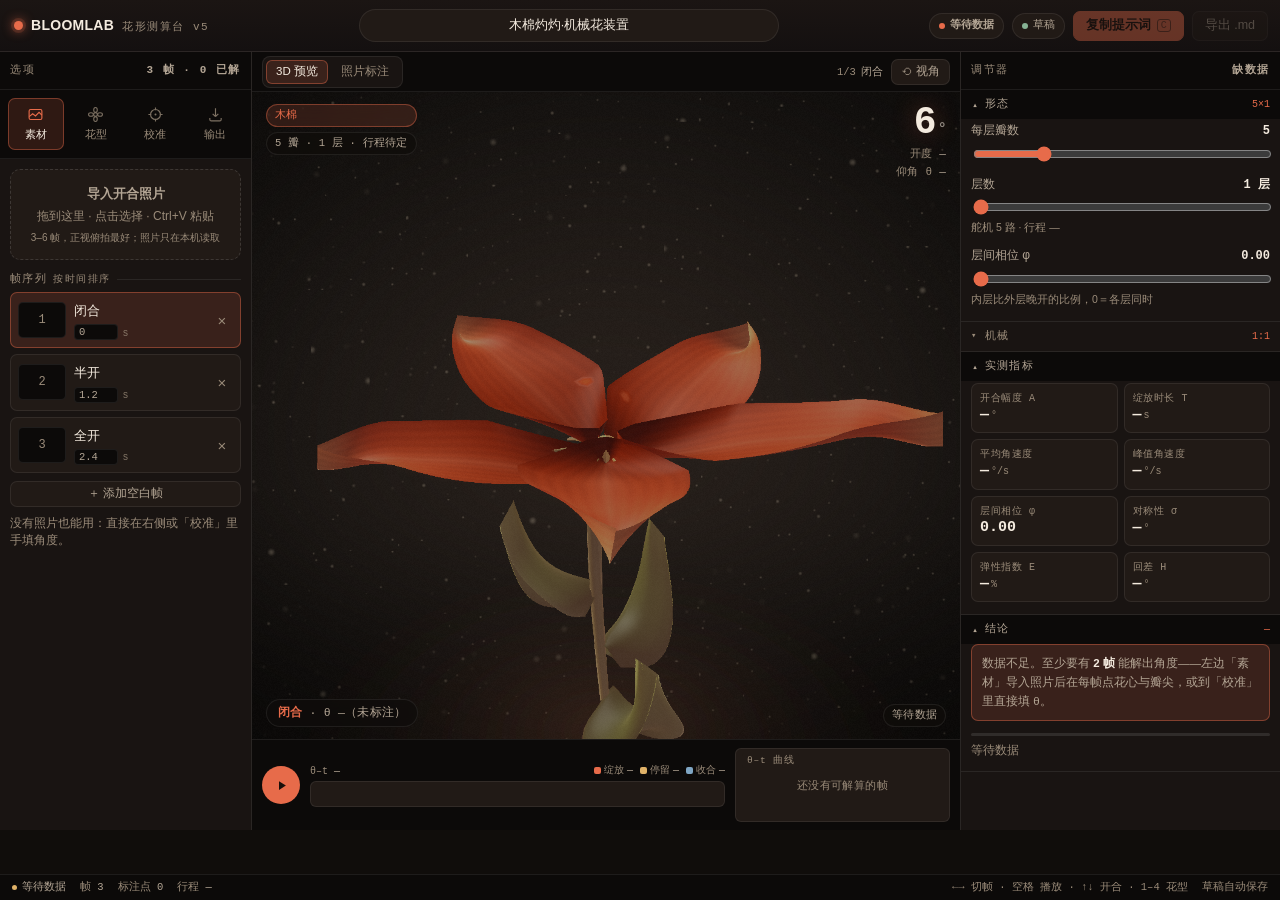
<file: 学生工作台/化解难点-花形测算台10.29.html>
<!DOCTYPE html>
<html lang="zh-CN">
<head>
<meta charset="utf-8">
<meta name="viewport" content="width=device-width,initial-scale=1,viewport-fit=cover">
<meta name="theme-color" content="#100D0B">
<title>花形测算台 · BloomLab 控制台</title>
<style>
/* ============================================================
   设计令牌
   ============================================================ */
:root{
  --bg:#100D0B; --panel:#191412; --panel2:#211A16; --panel3:#2A211C; --bar:#0C0A09;
  --line:rgba(255,255,255,.075); --line2:rgba(255,255,255,.13);
  --txt:#F4EBDF; --txt2:#B3A594; --txt3:#9A8B79;
  --accent:#E76B4A; --accent-dim:rgba(231,107,74,.16); --accent-line:rgba(231,107,74,.42);
  --moss:#86B294; --amber:#E0B268; --sky:#7FA6C4;
  --sans:-apple-system,BlinkMacSystemFont,"PingFang SC","HarmonyOS Sans SC","Microsoft YaHei","Noto Sans SC",sans-serif;
  --mono:ui-monospace,"SFMono-Regular",Menlo,Consolas,"Liberation Mono",monospace;
  --r:10px; --r-s:7px;
  --shadow:0 18px 44px rgba(0,0,0,.5);
}
*{box-sizing:border-box}
html,body{height:100%}
body{
  margin:0;overflow:hidden;background:var(--bg);color:var(--txt);
  font:14px/1.55 var(--sans);-webkit-font-smoothing:antialiased;
  -webkit-tap-highlight-color:transparent;
}
input,select,button,textarea{font:inherit;color:inherit}
button{cursor:pointer;background:none;border:0}
::-webkit-scrollbar{width:9px;height:9px}
::-webkit-scrollbar-thumb{background:rgba(255,255,255,.11);border-radius:9px;border:2px solid transparent;background-clip:padding-box}
::-webkit-scrollbar-thumb:hover{background:rgba(255,255,255,.2);background-clip:padding-box}
::-webkit-scrollbar-track{background:transparent}
.mono{font-family:var(--mono);font-variant-numeric:tabular-nums}
.tnum{font-variant-numeric:tabular-nums}
:focus-visible{outline:2px solid var(--accent);outline-offset:2px;border-radius:4px}

/* ============================================================
   应用外壳
   ============================================================ */
.app{height:100dvh;display:grid;grid-template-columns:minmax(0,1fr);grid-template-rows:52px minmax(0,1fr) 26px;overflow:hidden}

/* 顶栏 */
.top{
  display:flex;align-items:center;gap:12px;padding:0 12px 0 14px;
  background:linear-gradient(180deg,#1B1513,#141010);
  border-bottom:1px solid var(--line);position:relative;z-index:30;
}
.brand{display:flex;align-items:baseline;gap:8px;font-weight:650;letter-spacing:.02em;white-space:nowrap}
.brand .dot{
  width:9px;height:9px;border-radius:50%;background:var(--accent);flex:none;
  box-shadow:0 0 0 3px var(--accent-dim),0 0 12px var(--accent);align-self:center;
}
.brand .sub{font:11px/1 var(--mono);color:var(--txt3);letter-spacing:.14em}
.proj{flex:1;min-width:0;display:flex;justify-content:center}
.proj input{
  width:min(420px,100%);background:var(--panel2);border:1px solid var(--line);border-radius:99px;
  padding:6px 14px;font-size:12.5px;text-align:center;transition:border-color .15s,background .15s;
}
.proj input:hover{border-color:var(--line2)}
.proj input:focus{background:var(--panel3);outline:none;border-color:var(--accent-line)}
.topact{display:flex;align-items:center;gap:8px;flex:none}
.chip{
  display:inline-flex;align-items:center;gap:5px;height:26px;padding:0 9px;border-radius:99px;
  background:var(--panel2);border:1px solid var(--line);font:11px/1 var(--mono);color:var(--txt2);white-space:nowrap;
}
.chip i{width:6px;height:6px;border-radius:50%;background:var(--moss);flex:none}
.chip.warn i{background:var(--amber)} .chip.bad i{background:var(--accent)}
.btn{
  height:30px;padding:0 12px;border-radius:var(--r-s);background:var(--panel2);
  border:1px solid var(--line);color:var(--txt2);font-size:12.5px;white-space:nowrap;
  display:inline-flex;align-items:center;gap:6px;transition:.15s;
}
.btn:hover:not(:disabled){background:var(--panel3);color:var(--txt);border-color:var(--line2)}
.btn:active:not(:disabled){transform:translateY(1px)}
.btn:disabled{opacity:.38;cursor:not-allowed}
.btn.pri{background:var(--accent);border-color:var(--accent);color:#1A0F0A;font-weight:650}
.btn.pri:hover:not(:disabled){background:#F07B5A;color:#1A0F0A}
.btn.ghost{background:transparent}
.btn.sm{height:26px;padding:0 9px;font-size:11.5px}
.btn kbd{font:10px var(--mono);opacity:.55;border:1px solid currentColor;border-radius:3px;padding:0 3px}

/* 主体三栏 */
.body{display:grid;grid-template-columns:252px minmax(0,1fr) 320px;overflow:hidden;position:relative}
.col{display:flex;flex-direction:column;min-height:0;min-width:0;background:var(--panel)}
.col-side{border-right:1px solid var(--line)}
.col-insp{border-left:1px solid var(--line);background:var(--panel)}
.scroll{overflow-y:auto;overscroll-behavior:contain;flex:1;min-height:0}
.colhead{
  flex:none;height:38px;display:flex;align-items:center;gap:8px;padding:0 10px;
  border-bottom:1px solid var(--line);font:11px/1 var(--mono);letter-spacing:.14em;color:var(--txt3);
  text-transform:uppercase;background:var(--bar);
}
.colhead b{font:inherit;color:var(--txt2);font-weight:600}
.colhead .grow{flex:1}

/* ============================================================
   左栏：模块导航 + 面板
   ============================================================ */
.modnav{flex:none;display:grid;grid-template-columns:repeat(4,1fr);gap:4px;padding:8px;border-bottom:1px solid var(--line);background:var(--bar)}
.modbtn{
  padding:7px 2px 6px;border-radius:var(--r-s);color:var(--txt3);font-size:11px;text-align:center;
  display:flex;flex-direction:column;align-items:center;gap:3px;transition:.15s;border:1px solid transparent;
}
.modbtn svg{width:17px;height:17px;opacity:.8}
.modbtn:hover{color:var(--txt2);background:var(--panel2)}
.modbtn[aria-selected=true]{
  color:var(--txt);background:var(--accent-dim);border-color:var(--accent-line);
}
.modbtn[aria-selected=true] svg{opacity:1;color:var(--accent)}
.modpanes{flex:1;min-height:0;overflow-y:auto;overscroll-behavior:contain}
.pane{display:none;padding:10px}
.pane.on{display:block}
.sec{font:10.5px/1 var(--mono);letter-spacing:.14em;color:var(--txt3);margin:14px 0 7px;display:flex;align-items:center;gap:6px}
.sec:first-child{margin-top:2px}
.sec::after{content:"";flex:1;height:1px;background:var(--line)}
.hint{font-size:11.5px;color:var(--txt3);line-height:1.5}

/* 帧列表 */
.frm{display:grid;grid-template-columns:48px minmax(0,1fr) auto;gap:8px;align-items:center;
  padding:7px;border-radius:var(--r-s);border:1px solid var(--line);background:var(--panel2);margin-bottom:6px;cursor:pointer;transition:.14s}
.frm:hover{border-color:var(--line2);background:var(--panel3)}
.frm.cur{border-color:var(--accent-line);background:var(--accent-dim)}
.frm .thumb{
  width:48px;height:36px;border-radius:5px;background:var(--bar);display:grid;place-items:center;overflow:hidden;
  position:relative;border:1px solid var(--line);
}
.frm .thumb img{width:100%;height:100%;object-fit:cover}
.frm .thumb .n{font:12px var(--mono);color:var(--txt3)}
.frm .thumb .th{
  position:absolute;right:2px;bottom:2px;background:rgba(10,8,7,.82);color:#F4EBDF;
  font:9.5px/1.35 var(--mono);padding:0 3px;border-radius:3px;letter-spacing:.02em;
}
.frm .meta{min-width:0}
.frm .meta input{width:100%;background:transparent;border:0;padding:1px 0;font-size:12.5px;font-weight:550}
.frm .meta input:focus{outline:none;border-bottom:1px solid var(--accent-line)}
.frm .meta .row2{display:flex;gap:5px;align-items:center;margin-top:2px;font:10.5px var(--mono);color:var(--txt3)}
.frm .meta .row2 .u{font:10px var(--sans);color:var(--txt3);opacity:.8}
.frm .meta .row2 input{
  width:44px;background:var(--bar);border:1px solid var(--line);border-radius:4px;padding:1px 4px;font:10.5px var(--mono);color:var(--txt2)}
.frm .del{width:22px;height:22px;border-radius:5px;color:var(--txt3);display:grid;place-items:center;font-size:15px;flex:none}
.frm .del:hover{background:rgba(231,107,74,.16);color:var(--accent)}
.dropzone{
  border:1px dashed var(--line2);border-radius:var(--r);padding:14px 12px;text-align:center;color:var(--txt3);
  font-size:12px;background:var(--panel2);transition:.15s;
}
.dropzone.over{border-color:var(--accent);background:var(--accent-dim);color:var(--txt)}
.dropzone b{display:block;color:var(--txt2);font-size:13px;margin-bottom:3px}

/* 花型卡 */
.fl{display:flex;align-items:center;gap:10px;width:100%;padding:9px;border-radius:var(--r-s);
  border:1px solid var(--line);background:var(--panel2);margin-bottom:6px;transition:.14s;text-align:left}
.fl:hover{border-color:var(--line2);background:var(--panel3)}
.fl[aria-checked=true]{border-color:var(--accent-line);background:var(--accent-dim)}
.fl canvas{width:34px;height:34px;flex:none;border-radius:6px}
.fl .fn{display:block;font-size:13px;font-weight:600}
.fl .fs{display:block;font-size:11px;color:var(--txt3)}
.fl .fd{font:11px var(--mono);color:var(--txt3);text-align:right;flex:none}

/* 数据表 */
.dt{width:100%;border-collapse:collapse;font-size:11.5px}
.dt th{font:10px var(--mono);color:var(--txt3);text-align:left;font-weight:500;padding:4px 4px;border-bottom:1px solid var(--line);letter-spacing:.06em}
.dt td{padding:3px 4px;border-bottom:1px solid var(--line);vertical-align:middle}
.dt tr.cur td{background:var(--accent-dim)}
.dt input[type=text]{width:100%;background:transparent;border:0;font-size:11.5px;padding:1px 2px}
.dt input[type=number]{width:52px;background:var(--bar);border:1px solid var(--line);border-radius:4px;padding:2px 4px;font:11px var(--mono);color:var(--txt2)}
.dt input:focus{outline:none;border-color:var(--accent-line)}
.dt .del{color:var(--txt3);cursor:pointer;font-size:14px;line-height:1}
.dt .del:hover{color:var(--accent)}

/* 输出段 */
.pblk{border:1px solid var(--line);border-radius:var(--r-s);margin-bottom:6px;background:var(--panel2);overflow:hidden}
.pblk>summary{
  display:flex;align-items:center;gap:8px;padding:8px 10px;cursor:pointer;list-style:none;font-size:12.5px;
  color:var(--txt2);transition:.14s;
}
.pblk>summary::-webkit-details-marker{display:none}
.pblk>summary:hover{background:var(--panel3);color:var(--txt)}
.pblk>summary .idx{font:10px var(--mono);color:var(--accent);flex:none;width:16px}
.pblk>summary .ttl{flex:1;min-width:0;overflow:hidden;text-overflow:ellipsis;white-space:nowrap}
.pblk>summary .chev{font-size:9px;color:var(--txt3);transition:transform .18s}
.pblk[open]>summary{background:var(--panel3);color:var(--txt)}
.pblk[open]>summary .chev{transform:rotate(180deg)}
.pblk .bdy{padding:0 10px 10px;font:11.5px/1.7 var(--mono);color:var(--txt2);white-space:pre-wrap;word-break:break-word}
pre.json{
  margin:0;background:var(--bar);border:1px solid var(--line);border-radius:var(--r-s);padding:9px;
  font:10.5px/1.6 var(--mono);color:var(--txt2);overflow:auto;max-height:320px;white-space:pre;
}
.mt{border-collapse:collapse;width:100%;font-size:11.5px}
.mt td{padding:4px 5px;border-bottom:1px solid var(--line);vertical-align:top}
.mt td:last-child{text-align:right;font:11px var(--mono);color:var(--txt2)}
.mt tr.warn td{color:var(--amber)}
.segbtns{display:flex;gap:3px;background:var(--bar);padding:3px;border-radius:8px;border:1px solid var(--line)}
.segbtns button{flex:1;height:26px;border-radius:6px;font-size:11.5px;color:var(--txt3);transition:.14s}
.segbtns button:hover{color:var(--txt2)}
.segbtns button[aria-selected=true]{background:var(--panel3);color:var(--txt);box-shadow:0 1px 3px rgba(0,0,0,.3)}

/* ============================================================
   中央舞台
   ============================================================ */
.stage{display:flex;flex-direction:column;min-width:0;background:var(--bg);position:relative}
.svbar{
  flex:none;height:40px;display:flex;align-items:center;gap:8px;padding:0 10px;
  border-bottom:1px solid var(--line);background:var(--bar);
}
.svbar .grow{flex:1}
.svbar .lvit{display:flex;gap:3px;background:var(--panel);padding:3px;border-radius:8px;border:1px solid var(--line)}
.svbar .lvit button{height:24px;padding:0 10px;border-radius:6px;font-size:11.5px;color:var(--txt3);transition:.14s}
.svbar .lvit button[aria-selected=true]{background:var(--accent-dim);color:var(--txt);box-shadow:inset 0 0 0 1px var(--accent-line)}
.svbar .lvit button:hover{color:var(--txt2)}
.minibar{display:flex;align-items:center;gap:5px;font:10.5px var(--mono);color:var(--txt3)}
.minibar b{color:var(--txt2);font-weight:500}

.viewport{flex:1;min-height:0;position:relative;overflow:hidden}
.vp{position:absolute;inset:0;display:none}
.vp.on{display:block}
#hero{width:100%;height:100%;display:block;touch-action:none;cursor:grab}
#hero.grabbing{cursor:grabbing}
.photo{position:relative;width:100%;height:100%;overflow:auto;display:grid;place-items:center;padding:14px;background:
  radial-gradient(circle at 50% 42%,#1B1512 0%,#0D0A09 70%)}
#cv{display:block;touch-action:none;box-shadow:var(--shadow);border-radius:4px;max-width:none}
#cvEmpty{
  text-align:center;color:var(--txt3);font-size:13px;padding:30px;border:1px dashed var(--line2);
  border-radius:var(--r);max-width:340px;line-height:1.7;
}
#cvEmpty b{display:block;color:var(--txt2);font-size:14px;margin-bottom:6px}
.hud{position:absolute;pointer-events:none;font:11px/1.45 var(--mono);letter-spacing:.02em}
.hud-tl{top:12px;left:14px;display:flex;flex-direction:column;gap:5px}
.hud-tr{top:12px;right:14px;text-align:right}
.hud-bl{bottom:12px;left:14px}
.hud-br{bottom:12px;right:14px;text-align:right}
.hud .big{
  font-size:38px;line-height:1;font-family:var(--mono);font-weight:600;color:var(--txt);
  text-shadow:0 0 24px rgba(231,107,74,.35);letter-spacing:-.02em;
}
.hud .big small{font-size:15px;opacity:.55;margin-left:2px}
.petalchip{
  position:absolute;pointer-events:none;z-index:6;padding:4px 9px;border-radius:99px;
  background:rgba(16,13,11,.86);border:1px solid var(--accent-line);color:var(--txt);
  font:11px/1.3 var(--mono);letter-spacing:.02em;box-shadow:0 6px 18px rgba(0,0,0,.45);
  opacity:0;transform:translateY(4px);transition:opacity .12s,transform .12s;white-space:nowrap;
}
.petalchip.on{opacity:1;transform:translateY(0)}
.hud .tag{
  display:inline-block;padding:3px 8px;border-radius:99px;background:rgba(16,13,11,.72);
  border:1px solid var(--line);color:var(--txt2);font-size:10.5px;backdrop-filter:blur(6px);
}
.hud .tag.acc{color:var(--accent);border-color:var(--accent-line);background:var(--accent-dim)}
.hud .rows{display:flex;flex-direction:column;gap:2px;color:var(--txt3)}
.hud .rows span b{color:var(--txt2);font-weight:500;font-variant-numeric:tabular-nums}
.hud .guide{
  background:rgba(16,13,11,.74);border:1px solid var(--line);border-radius:99px;padding:5px 11px;
  color:var(--txt2);font-size:11.5px;backdrop-filter:blur(6px);
}
.hud .guide em{color:var(--accent);font-style:normal;font-weight:600}

/* 底部 dock：播放 + 时间轴 + 曲线 */
.dock{flex:none;border-top:1px solid var(--line);background:var(--bar);padding:8px 10px 8px;display:grid;grid-template-columns:auto minmax(0,1fr) 215px;gap:10px;align-items:center}
.playbtn{
  width:38px;height:38px;border-radius:50%;background:var(--accent);color:#1A0F0A;display:grid;place-items:center;
  transition:.15s;flex:none;box-shadow:0 0 0 0 var(--accent-dim);
}
.playbtn:hover{background:#F07B5A;transform:scale(1.04)}
.playbtn svg{width:15px;height:15px;fill:currentColor}
.playbtn[aria-pressed=true]{background:#F07B5A;box-shadow:0 0 0 5px var(--accent-dim)}
.tlwrap{min-width:0}
.tlbar{display:flex;align-items:baseline;gap:8px;margin-bottom:4px;font:10px var(--mono);color:var(--txt3);overflow:hidden;white-space:nowrap}
.tlbar b{color:var(--txt2);font-weight:500}
.tlbar .phase b{color:var(--txt2);font-variant-numeric:tabular-nums}
.tlbar .phase{margin-left:auto;display:flex;gap:7px;pointer-events:none}
.tlbar .phase span{display:flex;align-items:center;gap:3px}
.tlbar .phase i{width:7px;height:7px;border-radius:2px;display:block}
.track{position:relative;height:26px;border-radius:6px;background:var(--panel2);border:1px solid var(--line);overflow:hidden;cursor:pointer}
.track .seg{position:absolute;top:0;bottom:0}
.track .seg.p0{background:linear-gradient(180deg,rgba(231,107,74,.30),rgba(231,107,74,.12))}
.track .seg.p1{background:repeating-linear-gradient(45deg,rgba(224,178,104,.16) 0 5px,rgba(224,178,104,.05) 5px 10px)}
.track .seg.p2{background:linear-gradient(180deg,rgba(127,166,196,.22),rgba(127,166,196,.06))}
.track .fdot{position:absolute;top:50%;width:8px;height:8px;margin:-4px 0 0 -4px;border-radius:50%;
  background:var(--bg);border:1.6px solid var(--txt3)}
.track .fdot.done{border-color:var(--accent);background:#2A1A15}
.track .head{position:absolute;top:0;bottom:0;width:2px;background:var(--accent);box-shadow:0 0 10px var(--accent);
  transform:translateX(-1px);transition:opacity .2s}
.track .head::after{content:"";position:absolute;top:-3px;left:-3px;width:8px;height:8px;border-radius:50%;background:var(--accent)}
.scope{height:74px;background:var(--panel2);border:1px solid var(--line);border-radius:6px;overflow:hidden;position:relative}
.scope svg{display:block;width:100%;height:100%}
.scope .empty{position:absolute;inset:0;display:flex;align-items:center;justify-content:center;
  font:11px var(--mono);color:var(--txt3);letter-spacing:.04em;pointer-events:none}
.scope .lbl{position:absolute;top:4px;left:6px;font:9.5px var(--mono);color:var(--txt3);letter-spacing:.08em;
  background:rgba(33,26,22,.82);padding:1px 5px;border-radius:3px;pointer-events:none}

/* ============================================================
   右栏：调节器
   ============================================================ */
.insp{padding-bottom:14px}
.grp{border-bottom:1px solid var(--line)}
.grp>summary{
  display:flex;align-items:center;gap:7px;padding:9px 10px;cursor:pointer;list-style:none;
  font:11px/1 var(--mono);letter-spacing:.12em;color:var(--txt3);text-transform:uppercase;
}
.grp>summary::-webkit-details-marker{display:none}
.grp>summary:hover{color:var(--txt2)}
.grp>summary .c{font-size:9px;transition:transform .18s}
.grp[open]>summary{background:var(--bar);color:var(--txt2)}
.grp[open]>summary .c{transform:rotate(180deg)}
.grp>summary .rt{margin-left:auto;font-size:10px;color:var(--accent);text-transform:none;letter-spacing:0}
.grp .gb{padding:2px 10px 12px}
.ctl{margin-bottom:11px}
.ctl:last-child{margin-bottom:2px}
.ctl .lb{display:flex;align-items:baseline;gap:6px;margin-bottom:4px}
.ctl .lb span{flex:1;font-size:12px;color:var(--txt2)}
.ctl .lb b{font:12px var(--mono);color:var(--txt);font-weight:600;font-variant-numeric:tabular-nums}
.ctl .lb small{font:10px var(--mono);color:var(--txt3)}
.ctl .note{font-size:10.5px;color:var(--txt3);margin-top:3px;line-height:1.45}
.rng{
  width:100%;height:20px;display:block;cursor:pointer;background:transparent;
  accent-color:var(--accent);-webkit-appearance:auto;appearance:auto;--pct:0%;
}
.rng:focus-visible{outline-offset:4px}
select.in,input.in{
  width:100%;height:30px;background:var(--bar);border:1px solid var(--line);border-radius:var(--r-s);
  padding:0 8px;font-size:12px;color:var(--txt2);
}
select.in:hover,input.in:hover{border-color:var(--line2)}
.in:focus{outline:none;border-color:var(--accent-line);color:var(--txt)}
.two{display:grid;grid-template-columns:1fr 1fr;gap:8px}
.mini-grid{display:grid;grid-template-columns:1fr 1fr;gap:6px;padding:2px 10px 12px}
.mt2{background:var(--panel2);border:1px solid var(--line);border-radius:var(--r-s);padding:7px 8px}
.mt2 .k{font:10px var(--mono);color:var(--txt3);letter-spacing:.06em;display:flex;align-items:center;gap:4px}
.mt2 .v{font:15px var(--mono);color:var(--txt);font-weight:600;font-variant-numeric:tabular-nums;line-height:1.35}
.mt2 .v small{font-size:10px;color:var(--txt3);margin-left:2px;font-weight:400}
.mt2.hot .v{color:var(--accent)} .mt2.ok .v{color:var(--moss)}
.verdict{margin:0 10px 12px;padding:9px 10px;border-radius:var(--r-s);background:var(--accent-dim);
  border:1px solid var(--accent-line);font-size:11.5px;line-height:1.65;color:var(--txt2)}
.verdict b{color:var(--txt)}
.confbar{height:3px;border-radius:3px;background:rgba(255,255,255,.1);margin-top:7px;overflow:hidden}
.confbar i{display:block;height:100%;background:linear-gradient(90deg,var(--accent),var(--amber));border-radius:3px;transition:width .3s}

/* ============================================================
   状态栏 / toast / 移动端
   ============================================================ */
.status{
  display:flex;align-items:center;gap:14px;padding:0 12px;background:var(--bar);border-top:1px solid var(--line);
  font:10.5px/1 var(--mono);color:var(--txt3);white-space:nowrap;overflow:hidden;
}
.status .sp{flex:1}
.status #stTip{overflow:hidden;text-overflow:ellipsis;min-width:0}
@media (max-width:1240px){.status #stTip{display:none}}
.status b{color:var(--txt2);font-weight:500}
.status .dot{width:5px;height:5px;border-radius:50%;background:var(--moss);display:inline-block;margin-right:5px;vertical-align:middle}
.status .dot.bad{background:var(--accent)} .status .dot.wait{background:var(--amber)}
#toast{
  position:fixed;left:50%;bottom:74px;transform:translate(-50%,14px);opacity:0;pointer-events:none;
  background:var(--panel3);border:1px solid var(--line2);color:var(--txt);padding:9px 16px;border-radius:99px;
  font-size:12.5px;box-shadow:var(--shadow);transition:.24s cubic-bezier(.2,.9,.3,1);z-index:200;
}
#toast.on{opacity:1;transform:translate(-50%,0)}
.tabbar{display:none}
@media (max-width:1040px){
  .body{grid-template-columns:minmax(0,1fr)}
  .col-side,.col-insp{
    position:absolute;top:0;bottom:0;width:min(86vw,340px);z-index:40;background:var(--panel);
    transition:transform .24s cubic-bezier(.2,.9,.3,1);box-shadow:var(--shadow);
  }
  .col-side{left:0;border-right:1px solid var(--line2);transform:translateX(-102%)}
  .col-insp{right:0;border-left:1px solid var(--line2);transform:translateX(102%)}
  .sheetmask{position:fixed;inset:0;background:rgba(8,6,5,.58);z-index:35;display:none}
  body.sheet-side .sheetmask,body.sheet-insp .sheetmask{display:block}
  body.sheet-side .col-side{transform:none}
  body.sheet-insp .col-insp{transform:none}
  .app{grid-template-rows:50px minmax(0,1fr) 56px 24px}
  .tabbar{
    display:grid;grid-template-columns:repeat(3,1fr);gap:6px;padding:7px 10px;background:var(--bar);
    border-top:1px solid var(--line);grid-row:3;
  }
  .tabbar button{
    height:38px;font-weight:600;letter-spacing:.04em;border-radius:9px;border:1px solid var(--line);background:var(--panel2);color:var(--txt2);
    font-size:12.5px;display:flex;align-items:center;justify-content:center;gap:6px;
  }
  .tabbar button[aria-pressed=true]{background:var(--accent-dim);border-color:var(--accent-line);color:var(--txt)}
  .status{grid-row:4}
  .top{padding:0 6px 0 9px;gap:6px}
  .brand{font-size:13px}
  .brand .sub{display:none}
  .proj{display:none}
  .topact{gap:6px;min-width:0;margin-left:auto}
  #confChip,#saveChip,#btnDl{display:none}
  #btnCopy{height:28px;padding:0 10px;font-size:12px}
  #btnCopy kbd{display:none}
  .svbar{padding:0 6px;gap:5px}
  #miniBar{display:none}
  #resetBtn{padding:0 8px;font-size:11px}
  .tlbar .phase{display:none}
  .status{gap:10px;font-size:10px}
  .status #stPts{display:none}
  .tabbar button{min-width:0;padding:0 4px}
  .dock{grid-template-columns:auto minmax(0,1fr);row-gap:8px}
  .scope{grid-column:1/-1;height:64px}
  .hud .big{font-size:30px}
  #toast{bottom:96px}
}
@media (max-width:420px){
  .modnav{grid-template-columns:repeat(4,1fr);gap:2px;padding:6px 5px}
  .modbtn{font-size:10px}
  .mini-grid{grid-template-columns:1fr 1fr}
}
@media (prefers-reduced-motion:reduce){
  *{transition-duration:.01ms!important;animation-duration:.01ms!important}
}
</style>
</head>
<body>
<div class="app">

  <!-- ================= 顶栏 ================= -->
  <header class="top">
    <div class="brand"><span class="dot"></span>BLOOMLAB<span class="sub">花形测算台 v5</span></div>
    <div class="proj"><input id="theme" type="text" value="木棉灼灼·机械花装置" aria-label="项目名称"></div>
    <div class="topact">
      <span class="chip" id="confChip"><i></i><b id="confChipTxt">等待数据</b></span>
      <span class="chip" id="saveChip"><i></i>草稿</span>
      <button class="btn pri" id="btnCopy" disabled>复制提示词 <kbd>C</kbd></button>
      <button class="btn" id="btnDl" disabled>导出 .md</button>
    </div>
  </header>

  <!-- ================= 三栏主体 ================= -->
  <div class="body">

    <!-- ---------- 左：选项 ---------- -->
    <aside class="col col-side" id="side">
      <div class="colhead">选项 <span class="grow"></span><b id="frameCount">0 帧</b></div>
      <nav class="modnav" role="tablist" aria-label="模块">
        <button class="modbtn" role="tab" aria-selected="true" data-mod="frames">
          <svg viewBox="0 0 24 24" fill="none" stroke="currentColor" stroke-width="1.6"><rect x="3" y="5" width="18" height="14" rx="2"/><path d="M3 15l5-4 4 3 5-5 4 4"/></svg>素材</button>
        <button class="modbtn" role="tab" aria-selected="false" data-mod="spec">
          <svg viewBox="0 0 24 24" fill="none" stroke="currentColor" stroke-width="1.5"><circle cx="12" cy="12" r="2.6"/><ellipse cx="12" cy="5.6" rx="2.5" ry="3.4"/><ellipse cx="12" cy="18.4" rx="2.5" ry="3.4"/><ellipse cx="5.6" cy="12" rx="3.4" ry="2.5"/><ellipse cx="18.4" cy="12" rx="3.4" ry="2.5"/></svg>花型</button>
        <button class="modbtn" role="tab" aria-selected="false" data-mod="calc">
          <svg viewBox="0 0 24 24" fill="none" stroke="currentColor" stroke-width="1.6"><circle cx="12" cy="12" r="7"/><path d="M12 2v4M12 18v4M2 12h4M18 12h4"/><circle cx="12" cy="12" r="1.4" fill="currentColor" stroke="none"/></svg>校准</button>
        <button class="modbtn" role="tab" aria-selected="false" data-mod="out">
          <svg viewBox="0 0 24 24" fill="none" stroke="currentColor" stroke-width="1.6"><path d="M12 3v12m0 0l-4-4m4 4l4-4M4 17v2a2 2 0 002 2h12a2 2 0 002-2v-2"/></svg>输出</button>
      </nav>
      <div class="modpanes">
        <!-- 素材 -->
        <section class="pane on" data-pan="frames">
          <div class="dropzone" id="dz"><b>导入开合照片</b>拖到这里 · 点击选择 · Ctrl+V 粘贴
            <small style="display:block;margin-top:4px">3–6 帧，正视俯拍最好；照片只在本机读取</small></div>
          <input type="file" id="fileInput" accept="image/*" multiple hidden>
          <div class="sec">帧序列 <span style="font-size:10px">按时间排序</span></div>
          <div id="frames"></div>
          <button class="btn sm" id="addFrameBtn" style="width:100%;justify-content:center;margin-top:2px">＋ 添加空白帧</button>
          <div class="hint" style="margin-top:8px">没有照片也能用：直接在右侧或「校准」里手填角度。</div>
        </section>

        <!-- 花型 -->
        <section class="pane" data-pan="spec">
          <div class="sec">花型预设</div>
          <div id="pick" role="radiogroup" aria-label="花型"></div>
          <div class="hint">点一下即载入该花的实测示例（角度、时长、层数、相位都算好）。之后可以在右栏继续改。</div>
          <div class="sec">当前形态</div>
          <div id="specSum" class="hint"></div>
        </section>

        <!-- 校准 -->
        <section class="pane" data-pan="calc">
          <div class="sec">标注步骤</div>
          <ol style="margin:0 0 8px;padding-left:18px;font-size:12px;color:var(--txt2);line-height:1.9">
            <li id="g1">点第一个落点＝<b style="color:var(--accent)">花心</b></li>
            <li id="g2">之后每点＝一个<b style="color:var(--accent)">瓣尖</b>（≥3）</li>
            <li id="g3">换下一帧重复；拖动可微调</li>
          </ol>
          <div class="two" style="margin-bottom:8px">
            <button class="btn sm" id="undoBtn" style="justify-content:center">撤销一点</button>
            <button class="btn sm" id="clearBtn" style="justify-content:center">清空本帧</button>
          </div>
          <div class="ctl">
            <div class="lb"><span>画布缩放</span><b id="zoomVal">100%</b></div>
            <input class="rng" type="range" id="zoomRange" min="100" max="300" value="100" step="5" aria-label="画布缩放">
          </div>
          <div class="ctl">
            <div class="lb"><span>标定瓣长 L</span><small>留空＝自动取最大投影</small></div>
            <input class="in mono" type="number" id="calibL" placeholder="自动" min="0" step="1">
          </div>
          <div class="sec">数据总表</div>
          <table class="dt">
            <thead><tr><th>帧</th><th>t/s</th><th>θ/°</th><th></th></tr></thead>
            <tbody id="dataTable"></tbody>
          </table>
          <div class="hint" style="margin-top:8px">θ 直接填：0°＝完全平展，90°＝完全立起。填了就以手填为准。</div>
          <div class="two" style="margin-top:10px">
            <button class="btn sm" id="reBtn" style="justify-content:center">重新解算</button>
            <button class="btn sm" id="resetBtn2" style="justify-content:center">全部重置</button>
          </div>
        </section>

        <!-- 输出 -->
        <section class="pane" data-pan="out">
          <div class="segbtns" role="tablist" aria-label="输出格式">
            <button role="tab" aria-selected="true" data-of="prompt">提示词框架</button>
            <button role="tab" aria-selected="false" data-of="json">参数卡 JSON</button>
            <button role="tab" aria-selected="false" data-of="mech">机械映射</button>
          </div>
          <div style="margin-top:10px">
            <div id="of-prompt"><div id="promptDoc"></div></div>
            <div id="of-json" hidden><pre class="json" id="jsonPre">—</pre>
              <button class="btn sm" id="copyJsonBtn" style="margin-top:8px;width:100%;justify-content:center">复制 JSON</button></div>
            <div id="of-mech" hidden><table class="mt"><tbody id="mechBody"></tbody></table></div>
          </div>
          <div class="hint" id="outMeta" style="margin-top:8px">—</div>
        </section>
      </div>
    </aside>

    <!-- ---------- 中：舞台 ---------- -->
    <main class="col stage">
      <div class="svbar">
        <div class="lvit" role="tablist" aria-label="视图">
          <button role="tab" aria-selected="true" data-v="3d">3D 预览</button>
          <button role="tab" aria-selected="false" data-v="photo">照片标注</button>
        </div>
        <div class="grow"></div>
        <div class="minibar" id="miniBar"></div>
        <button class="btn sm" id="resetBtn" title="复位视角">⟲ 视角</button>
      </div>

      <div class="viewport">
        <!-- 3D -->
        <div class="vp on" data-vp="3d">
          <canvas id="hero" tabindex="0" aria-label="花朵三维预览，可左右拖动旋转"></canvas>
          <div class="hud hud-tl">
            <div class="tag acc" id="tagName">—</div>
            <div class="tag" id="tagMeta">—</div>
          </div>
          <div class="hud hud-tr">
            <div class="big" id="degHud">—<small>°</small></div>
            <div class="rows" style="margin-top:5px">
              <span>开度 <b id="hudOpen">—</b></span>
              <span>仰角 θ <b id="hudTheta">—</b></span>
            </div>
          </div>
          <div class="hud hud-bl">
            <div class="guide" id="hudTip">拖动旋转 · 滚轮缩放 · 轻点播放 · 双击复位</div>
          </div>
          <div class="hud hud-br">
            <div class="tag" id="hudEase">—</div>
          </div>
        </div>
        <!-- 照片 -->
        <div class="vp" data-vp="photo">
          <div class="photo" id="photoWrap">
            <canvas id="cv" aria-label="照片标注画布"></canvas>
            <div id="cvEmpty"><b>这一帧还没有照片</b>
              切到左边「素材」导入，或者直接在当前帧手填角度继续算。<br>
              <span style="font-size:11.5px">拖文件到这里也能直接导入</span></div>
          </div>
        </div>
      </div>

      <div class="dock">
        <button class="playbtn" id="playBtn" aria-pressed="false" aria-label="播放开合过程">
          <svg id="playIcon" viewBox="0 0 24 24"><path d="M8 5l11 7-11 7z"/></svg>
        </button>
        <div class="tlwrap">
          <div class="tlbar">
            <span>θ–t <b id="tlMode">—</b></span>
            <span class="phase">
              <span><i style="background:var(--accent)"></i>绽放 <b id="pBloom">—</b></span>
              <span><i style="background:var(--amber)"></i>停留 <b id="pHold">—</b></span>
              <span><i style="background:var(--sky)"></i>收合 <b id="pClose">—</b></span>
            </span>
          </div>
          <div class="track" id="track" role="slider" aria-label="播放进度" tabindex="0" aria-valuemin="0" aria-valuemax="100" aria-valuenow="0">
            <div class="seg p0" id="seg0"></div><div class="seg p1" id="seg1"></div><div class="seg p2" id="seg2"></div>
            <div class="head" id="thead"></div>
          </div>
        </div>
        <div class="scope"><span class="lbl">θ–t 曲线</span><svg id="curve" viewBox="0 0 420 150" preserveAspectRatio="none"></svg><span class="empty" id="curveEmpty">还没有可解算的帧</span></div>
      </div>
    </main>

    <!-- ---------- 右：调节 ---------- -->
    <aside class="col col-insp" id="insp">
      <div class="colhead">调节器 <span class="grow"></span><b id="inspState">—</b></div>
      <div class="scroll insp">
        <details class="grp" open>
          <summary><span class="c">▾</span>形态<span class="rt" id="rtForm"></span></summary>
          <div class="gb">
            <div class="ctl">
              <div class="lb"><span>每层瓣数</span><b id="petalsVal">5</b></div>
              <input class="rng" type="range" id="petalsPer" min="3" max="12" step="1" value="5">
            </div>
            <div class="ctl">
              <div class="lb"><span>层数</span><b id="layersVal">1 层</b></div>
              <input class="rng" type="range" id="layers" min="1" max="4" step="1" value="1">
              <div class="note" id="servoNote">舵机 5 路</div>
            </div>
            <div class="ctl">
              <div class="lb"><span>层间相位 φ</span><b id="phaseVal">0.00</b></div>
              <input class="rng" type="range" id="phaseRatio" min="0" max="0.6" step="0.01" value="0">
              <div class="note">内层比外层晚开的比例，0＝各层同时</div>
            </div>
          </div>
        </details>

        <details class="grp">
          <summary><span class="c">▾</span>机械<span class="rt" id="rtMech"></span></summary>
          <div class="gb">
            <div class="ctl">
              <div class="lb"><span>舵机行程上限</span></div>
              <select class="in" id="servoMax">
                <option value="180" selected>180°（常见 SG90 / MG996R）</option>
                <option value="270">270°（数字舵机）</option>
              </select>
            </div>
            <div class="ctl">
              <div class="lb"><span>传动比</span><small>舵机转 1° → 花瓣转 n°</small></div>
              <input class="in mono" type="number" id="gearRatio" min="0.1" max="10" step="0.1" value="1">
            </div>
            <div class="ctl">
              <div class="lb"><span>速度倍率</span><b id="speedVal">×1.00</b></div>
              <input class="rng" type="range" id="speedScale" min="0.2" max="3" step="0.05" value="1">
              <div class="note" id="speedNote">—</div>
            </div>
            <div class="ctl">
              <div class="lb"><span>主控板</span></div>
              <select class="in" id="board">
                <option>Arduino UNO R3</option><option>Arduino Nano</option>
                <option>Arduino Mega 2560</option><option>ESP32 DevKitC</option>
              </select>
            </div>
            <div class="ctl">
              <div class="lb"><span>舵机驱动</span></div>
              <select class="in" id="driver">
                <option>PCA9685 16路扩展板</option><option>直连主控 PWM 引脚</option>
              </select>
            </div>
            <div class="ctl">
              <div class="lb"><span>触发方式</span></div>
              <select class="in" id="trigger">
                <option>超声波测距（靠近即触发）</option><option>PIR 人体红外</option>
                <option>电容触摸</option><option>串口指令</option>
              </select>
            </div>
          </div>
        </details>

        <details class="grp" open>
          <summary><span class="c">▾</span>实测指标</summary>
          <div class="mini-grid" id="tiles"></div>
        </details>

        <details class="grp" open>
          <summary><span class="c">▾</span>结论<span class="rt" id="rtConf"></span></summary>
          <div class="verdict" id="verdictText">还没有数据。</div>
          <div class="gb" style="padding-top:0">
            <div class="confbar"><i id="confBar" style="width:0%"></i></div>
            <div class="hint" style="margin-top:6px" id="confText">—</div>
          </div>
        </details>
      </div>
    </aside>
    <div class="sheetmask" id="sheetmask" aria-hidden="true"></div>
  </div>

  <!-- 移动端 tabbar -->
  <div class="tabbar">
    <button id="tbSide" aria-pressed="false">选项</button>
    <button id="tbStage" aria-pressed="true">舞台</button>
    <button id="tbInsp" aria-pressed="false">调节</button>
  </div>

  <!-- 状态栏 -->
  <footer class="status">
    <span><span class="dot" id="stDot"></span><b id="stSolve">等待数据</b></span>
    <span>帧 <b id="stFrames">0</b></span>
    <span>标注点 <b id="stPts">0</b></span>
    <span>行程 <b id="stTravel">—</b></span>
    <span class="sp"></span>
    <span id="stTip">←→ 切帧 · 空格 播放 · ↑↓ 开合 · 1–4 花型</span>
    <span id="saveTip">—</span>
  </footer>
</div>
<div id="toast" role="status" aria-live="polite"></div>

<script>
/* ============================================================
   工具
   ============================================================ */
const $=(s,r=document)=>r.querySelector(s);
const $$=(s,r=document)=>Array.from(r.querySelectorAll(s));
const clamp=(v,a,b)=>Math.min(b,Math.max(a,v));
const lerp=(a,b,t)=>a+(b-a)*t;
const rad2deg=r=>r*180/Math.PI;
const D2R=Math.PI/180;
const FMT=(v,d=1)=>(v===null||v===undefined||isNaN(v))?'—':v.toFixed(d);

/* ============================================================
   花型外观 + 示例数据
   ============================================================ */
const FLOWERS={
  kapok:{name:'木棉',sub:'厚瓣·速开·回弹',c:{base:'#7A2011',mid:'#C8422A',tip:'#F6A277'},core:'#E8B44B',ease:'back'},
  lotus:{name:'荷花',sub:'多层·缓展',    c:{base:'#A9586C',mid:'#DE8FA2',tip:'#FBE4E9'},core:'#E7C86A',ease:'inout'},
  epiphyllum:{name:'昙花',sub:'慢开·快合', c:{base:'#B8A87E',mid:'#EDE4CC',tip:'#FFFDF6'},core:'#D9BE72',ease:'cubic'},
  waterlily:{name:'睡莲',sub:'昼开夜合',  c:{base:'#9E4364',mid:'#D67A96',tip:'#FCE7ED'},core:'#EBC24F',ease:'inout'}
};
const ORDER=['kapok','lotus','epiphyllum','waterlily'];

/* 示例：真实花的实测经验值（θ 为花瓣与水平面夹角：0° 平展，90° 立起） */
const PRESETS={
  kapok:{key:'kapok',name:'木棉（厚瓣·快开·带回弹）',petalsPer:5,layers:1,phase:0,gear:1,
    ease:'easeOutBack',overshoot:0.08,
    frames:[['闭合',0,72],['半开',1.1,38],['全开',2.3,6],['收合',3.8,66]]},
  lotus:{key:'lotus',name:'荷花（多层·外层先开·很慢）',petalsPer:6,layers:3,phase:0.18,gear:1.5,
    ease:'easeInOutSine',overshoot:0,
    frames:[['闭合',0,84],['外层松',2.6,46],['内层松',5.4,22],['全开',8,8],['收合',12,78]]},
  epiphyllum:{key:'epiphyllum',name:'昙花（单层·极慢开·急速合）',petalsPer:8,layers:1,phase:0,gear:1.2,
    ease:'easeInOutCubic',overshoot:0,
    frames:[['闭合',0,86],['初绽',4,52],['全开',8,10],['急合',9,80]]},
  waterlily:{key:'waterlily',name:'睡莲（昼开夜合·中等）',petalsPer:8,layers:2,phase:0.1,gear:1,
    ease:'easeInOutSine',overshoot:0,
    frames:[['闭合',0,70],['半开',1.8,30],['全开',3.4,8],['收合',5.6,64]]}
};

const EASE={
  linear:u=>u,
  easeInOutCubic:u=>u<.5?4*u*u*u:1-Math.pow(-2*u+2,3)/2,
  easeInOutSine:u=>-(Math.cos(Math.PI*u)-1)/2,
  easeOutBack:u=>{const c1=1.70158,c3=c1+1;return 1+c3*Math.pow(u-1,3)+c1*Math.pow(u-1,2);}
};
const EASE_LABEL={
  easeOutBack:'easeOutBack（末段回弹）',
  easeInOutCubic:'easeInOutCubic（起止柔和，中段加速）',
  easeInOutSine:'easeInOutSine（匀速呼吸）',
  linear:'linear（匀速，机械感强）'
};
const EASE_WHY={
  easeOutBack:'末段带过冲回弹，还原花瓣被撑开后的弹性回落',
  easeInOutCubic:'中段加速、两端收敛，还原"先憋一下再打开"的张力',
  easeInOutSine:'速度均匀柔和，适合缓慢舒展、无明显加速段的花',
  linear:'匀速，机械感偏强，仅在确实需要恒定速度时使用'
};

/* ============================================================
   状态
   ============================================================ */
const state={
  frames:[],cur:0,
  L:null,Lmanual:null,zoom:1,
  easeOverride:null,preset:null,
  az:0,u:1,playing:false,playT:0,
  mod:'frames',view:'3d',outfmt:'prompt'
};
const DRAFT_KEY='bloomlab.draft.v5';
const MAX_EDGE=1400;

function newFrame(name,t){
  return {name,t,center:null,tips:[],src:null,img:null,override:null};
}
const curFrame=()=>state.frames[state.cur]||null;

const PARAMS=()=>({
  servoMax:+$('#servoMax').value,
  gear:Math.max(0.1,+$('#gearRatio').value||1),
  petalsPer:clamp(+$('#petalsPer').value||5,3,12),
  layers:clamp(+$('#layers').value||1,1,4),
  speedScale:Math.max(0.2,+$('#speedScale').value||1),
  phaseRatio:clamp(+$('#phaseRatio').value||0,0,0.6)
});

/* ============================================================
   几何：像素 → 角度
   ρ = 中心到瓣尖的平均距离（像素）
   L = 完全平展时的投影长（自动取全局最大 ρ，或手动标定）
   θ = acos(ρ / L)   —— 0° 平展，90° 完全立起
   ============================================================ */
function rho(f){
  if(!f||!f.center||!f.tips.length) return null;
  return f.tips.reduce((s,p)=>s+Math.hypot(p.x-f.center.x,p.y-f.center.y),0)/f.tips.length;
}
function calibrate(){
  let maxRho=0;
  state.frames.forEach(f=>{const r=rho(f); if(r&&r>maxRho)maxRho=r;});
  state.L=(state.Lmanual>0)?state.Lmanual:(maxRho>0?maxRho:null);
}
function frameTheta(f){
  if(!f) return null;
  if(f.override!==null&&f.override!==undefined) return f.override;
  const r=rho(f);
  if(r===null||!state.L) return null;
  return rad2deg(Math.acos(clamp(r/state.L,0,1)));
}
function frameSD(f){
  if(!f.center||f.tips.length<2||!state.L) return 0;
  const rs=f.tips.map(p=>Math.hypot(p.x-f.center.x,p.y-f.center.y));
  const m=rs.reduce((a,b)=>a+b,0)/rs.length;
  const sd=Math.sqrt(rs.reduce((a,b)=>a+(b-m)**2,0)/rs.length);
  return rad2deg(Math.acos(clamp(m/state.L,0,1)))-rad2deg(Math.acos(clamp((m-sd)/state.L,0,1)));
}

/* ============================================================
   测算：8 项指标
   ============================================================ */
function computeMetrics(){
  calibrate();
  const items=state.frames
    .map(f=>({name:f.name,t:f.t,theta:frameTheta(f),sd:frameSD(f)}))
    .filter(d=>d.theta!==null)
    .sort((a,b)=>a.t-b.t);
  const m={ok:items.length>=2,items,thetaClosed:null,thetaOpen:null,A:null,tOpen:null,
    omegaAvg:null,omegaPeak:null,peakAt:null,sigma:null,sigmaMeasured:false,E:null,H:null,T:null};
  if(!items.length) return m;

  const byTheta=[...items].sort((a,b)=>a.theta-b.theta);
  m.thetaOpen=byTheta[0].theta;
  m.thetaClosed=byTheta[byTheta.length-1].theta;
  m.A=m.thetaClosed-m.thetaOpen;

  const sds=items.map(d=>d.sd||0);
  m.sigmaMeasured=sds.some(v=>v>0.05);
  m.sigma=m.sigmaMeasured?sds.reduce((a,b)=>a+b,0)/sds.length:null;

  const tOpen=items.find(d=>d.theta===m.thetaOpen)?.t??items[0].t;
  const tClosed=items.find(d=>d.theta===m.thetaClosed)?.t??items[items.length-1].t;
  m.tOpen=Math.abs(tOpen-tClosed)||null;
  if(m.A>0&&m.tOpen) m.omegaAvg=m.A/m.tOpen;

  let peak=0,peakT=null;
  for(let i=1;i<items.length;i++){
    const dt=items[i].t-items[i-1].t;
    if(dt<=0) continue;
    const w=Math.abs(items[i].theta-items[i-1].theta)/dt;
    if(w>peak){peak=w;peakT=items[i-1].t+dt/2;}
  }
  m.omegaPeak=peak||null; m.peakAt=peakT;

  /* 弹性指数：只在绽放段内找过冲，收合帧不参与 */
  const openIdx=items.findIndex(d=>d.theta===m.thetaOpen);
  let closeIdx=items.length;
  for(let i=openIdx+1;i<items.length;i++){ if(/收|合|闭/.test(items[i].name||'')){closeIdx=i;break;} }
  const bloom=items.slice(0,closeIdx);
  let ov=0;
  if(bloom.length>=2&&m.A>0){
    const lastB=bloom[bloom.length-1], minB=Math.min(...bloom.map(d=>d.theta));
    if(lastB.theta>minB+0.5){
      const raw=(lastB.theta-minB)/m.A;
      ov=raw<=0.35?raw:0;   /* 回弹超过幅度 35% 视为收合阶段，不是弹性过冲 */
    }
  }
  m.E=state.easeOverride?state.easeOverride.overshoot:ov;

  const first=items[0],last=items[items.length-1];
  if(Math.abs(last.theta-first.theta)<m.A*0.4) m.H=Math.abs(last.theta-first.theta);
  else m.H=null;
  m.T=last.t-first.t;
  return m;
}

function pickEase(m){
  if(state.easeOverride){
    const n=state.easeOverride.name;
    return {name:n,label:EASE_LABEL[n]||n,why:EASE_WHY[n]||'由所选花型的经验特征决定'};
  }
  if(!m.items.length) return {name:'easeInOutCubic',label:EASE_LABEL.easeInOutCubic,why:'数据不足，先按中段加速处理'};
  if(m.E>0.06) return {name:'easeOutBack',label:EASE_LABEL.easeOutBack,why:`实测检出 ${(m.E*100).toFixed(0)}% 过冲，末段需要回弹`};
  if(m.omegaPeak&&m.omegaAvg&&m.omegaPeak>m.omegaAvg*2.2)
    return {name:'easeInOutCubic',label:EASE_LABEL.easeInOutCubic,why:`峰值角速度是均值的 ${(m.omegaPeak/m.omegaAvg).toFixed(1)} 倍，中段明显加速`};
  return {name:'easeInOutSine',label:EASE_LABEL.easeInOutSine,why:'峰值与均值接近，速度均匀，用柔和曲线还原'};
}
function peakRange(e){
  if(e==='easeOutBack') return [15,45];
  if(e==='easeInOutCubic') return [45,70];
  return [40,62];
}

/* ============================================================
   机械映射
   ============================================================ */
function computeMech(m){
  const p=PARAMS(), r={ok:false};
  if(!m.ok||m.A===null) return r;
  r.thetaClosed=m.thetaClosed; r.thetaOpen=m.thetaOpen; r.amplitude=m.A;
  r.servoMax=p.servoMax; r.gear=p.gear;
  r.angClosed=m.thetaClosed/p.gear; r.angOpen=m.thetaOpen/p.gear;
  r.marginLo=5; r.marginHi=p.servoMax-5;
  r.over=r.angClosed>r.marginHi||r.angOpen<r.marginLo||r.angOpen>r.marginHi;
  r.travel=Math.abs(r.angClosed-r.angOpen);
  r.pulseClosed=Math.round(500+clamp(r.angClosed,0,p.servoMax)/p.servoMax*2000);
  r.pulseOpen=Math.round(500+clamp(r.angOpen,0,p.servoMax)/p.servoMax*2000);
  r.Tbloom=(m.tOpen||1)*p.speedScale;
  r.Tclose=(m.H!==null&&m.T?m.T-(m.tOpen||0):r.Tbloom)*p.speedScale;
  r.Thold=1.2;
  r.Ttotal=r.Tbloom+r.Thold+Math.max(0.6,r.Tclose);
  const ez=pickEase(m);
  r.ease=ez.name; r.easeLabel=ez.label; r.overshoot=Math.max(0,m.E||0);
  r.delayPerLayer=Math.round(p.phaseRatio*r.Tbloom*1000);
  const stepsForSmooth=r.travel>0?Math.ceil(r.travel/1.5):8;
  r.stepMs=Math.round(clamp(r.Tbloom*1000/Math.max(8,stepsForSmooth),8,20));
  r.steps=Math.max(8,Math.round(r.Tbloom*1000/r.stepMs));
  r.tolerance=Math.max(1,Math.min(3,(m.sigma||1)*0.8));
  r.servoCount=p.petalsPer*p.layers;
  r.ok=true;
  return r;
}

let _m=null,_r=null;
const invalidate=()=>{_m=null;_r=null;};
const metrics=()=>{ if(!_m)_m=computeMetrics(); return _m; };
const mech=()=>{ if(!_r)_r=computeMech(metrics()); return _r; };

/* ============================================================
   提示词生成（10 段）
   ============================================================ */
function buildPrompt(m,r){
  const p=PARAMS();
  const board=$('#board').value, driver=$('#driver').value, trigger=$('#trigger').value;
  const theme=$('#theme').value||'木棉灼灼·智造新生';
  const ez=pickEase(m);
  const tCl=m.thetaClosed.toFixed(1), tOp=m.thetaOpen.toFixed(1);
  const A=m.A.toFixed(1), T=m.tOpen.toFixed(2);
  const wAvg=m.omegaAvg?m.omegaAvg.toFixed(1):'—';
  const wPeak=m.omegaPeak?m.omegaPeak.toFixed(1):'—';
  const sigma=m.sigmaMeasured?m.sigma.toFixed(1):'1.5';
  const sigmaNote=m.sigmaMeasured?'实测值，这是自然感的来源，不要写成完全同步'
    :'未实测——没有照片逐瓣标注，暂按经验取 1.5°；装好后按实际机构的同步误差再调';
  const [plo,phi]=peakRange(ez.name);

  const S1=`你是嵌入式交互装置工程师，熟悉 Arduino 生态、舵机时序控制与非阻塞编程。
你要为一个公共空间里的仿生机械花装置写控制程序。这个装置不是工业设备，它需要用动作传递情绪：缓慢、克制、有弹性。

装置主题：${theme}
核心意象：花不是"转开"的，是"长出来"的——起势慢，中段快，末端有轻微回弹；
同一层里的花瓣有先后，瓣尖滞后于瓣根，观感是程序化生长，不是刚体匀速转动。`;

  const S2=`为 ${r.servoCount} 路舵机（${p.layers} 层 × 每层 ${p.petalsPer} 瓣）编写一段完整程序，实现：
检测到人 → 绽放到全开位 → 停留 → 收合 → 回到待机。
全程非阻塞，可被连续触发打断并平滑重入。`;

  const S3=`【硬件约束】
- 主控：${board}
- 舵机驱动：${driver}
- 舵机行程上限 ${p.servoMax}°，程序中被使用的角度必须落在 ${r.marginLo}°–${r.marginHi}° 之间（两端各留 5° 机械余量）
- 舵机数量：${r.servoCount} 路
- 传动比：${p.gear}:1（舵机转 1°，花瓣转 ${p.gear}°；舵机角 = 花瓣角 ÷ ${p.gear}）
- 供电：舵机独立 5V/3A 供电，与主控共地
- 上电时所有花瓣停在闭合位，不允许出现上电瞬间乱转`;

  const S4=`【形态参数（来自实物实测，不要自行修改）】
花瓣静止角 θ_closed = ${tCl}°　（θ 为花瓣与水平面夹角：0° 完全平展，90° 完全立起）
花瓣全开角 θ_open   = ${tOp}°
开合幅度 A          = ${A}°
绽放时长 T          = ${T} s
平均角速度          = ${wAvg} °/s
峰值角速度          = ${wPeak} °/s
瓣间角度离散 σ      = ±${sigma}°（${sigmaNote}）

换算关系：舵机角 = 花瓣角 ÷ ${p.gear}
因此舵机实际走 ${r.angClosed.toFixed(1)}° → ${r.angOpen.toFixed(1)}°，行程 ${r.travel.toFixed(1)}°。`;

  const S5=`【运动规格】
1. 缓动：${ez.label}。理由：${ez.why}。
   ${r.overshoot>0.06?`到位后允许过冲约 ${(r.overshoot*100).toFixed(0)}%（约 ${(r.amplitude*r.overshoot).toFixed(1)}°），再回落稳定，模拟花瓣的弹性。`:'不做过冲，末段必须平滑收敛，不能有顿挫。'}
2. 时长：绽放 ${r.Tbloom.toFixed(2)}s，停留 ${r.Thold.toFixed(1)}s，收合 ${r.Tclose.toFixed(2)}s。
3. 层间相位：${p.phaseRatio>0?`第 n 层比第 1 层晚 ${r.delayPerLayer}×(n−1) ms 启动，形成逐层舒展。`:'所有层同时启动（单层花，无相位差）。'}
4. 插值周期 ${r.stepMs}ms（约 ${r.steps} 步完成一次绽放），角度变化步进不超过 1.5°，肉眼看不到跳变。
5. 状态机：IDLE → DETECT → BLOOM → HOLD → CLOSE → IDLE，任何状态都能被新触发平滑接管。
6. 生长感（决定质感的关键，不要省）：
   - 同一层内的舵机按序号错峰 8%–12% 启动，不要所有舵机同时到位
   - 瓣尖滞后于瓣根：用沿瓣长的角度差（未展开时瓣尖多收 ${Math.max(18,Math.round(r.amplitude*0.45))}°，展开时收敛到 0）模拟"由根到尖逐渐舒展"
   - 单步角度用 smoothstep 平滑，避免出现线性匀速的机械感`;

  const S6=`【交互逻辑】
- 触发方式：${trigger}
- 触发后延迟 ≤ 200ms 开始动作
- 停留期间若再次触发，不重启，只延长停留
- 收合过程中被触发，从当前角度直接反向绽放，不要跳回闭合位
- 无人时：保持闭合，舵机断电或保持力矩（二选一，选抖动更小的方案）`;

  const S7=`【代码结构要求】
1. 单文件 .ino，可直接编译，不依赖第三方库${driver.includes('PCA9685')?'（PCA9685 需用 Adafruit_PWMServoDriver）':''}
2. 文件顶部集中一个 CONFIG 区，所有可调参数写成 const，命名全大写并带单位后缀（如 BLOOM_MS、ANGLE_OPEN_DEG）
3. 舵机角度一律通过函数映射，不允许在业务代码里出现魔法数字
4. 主循环内不得出现 delay()、while 等待、阻塞式 for
5. 函数拆分清晰：setup / loop / updateStateMachine / setAllPetals / ease 系列函数
6. 每个函数上方写 3 行注释：作用 / 输入 / 输出；关键计算行（角度插值、相位延迟）必须写行内注释说明"为什么这么算"，我要用这份代码给学生讲原理`;

  const S8=`【验收标准（我会逐条检查）】
1. 上电 2s 内完成自检，所有花瓣停在闭合位，静止抖动 ≤ ±1°
2. 触发到启动延迟 ≤ 200ms
3. 单次绽放耗时 ${r.Tbloom.toFixed(2)}s ± 0.15s
4. 峰值角速度出现在行程 ${plo}%–${phi}% 区间（${ez.name} 的速度特征）
5. 任意时刻角度不越界：${r.marginLo}° ≤ 舵机角 ≤ ${r.marginHi}°
6. ${p.phaseRatio>0?`层间启动时间差 = ${r.delayPerLayer}ms ± 20ms`:'各舵机启动时间差 ≤ 20ms'}
7. 连续运行 50 次循环，无丢步、无过热、无累积角度漂移
8. 代码编译 0 warning`;

  const S9=`【禁止事项】
- 禁止 delay() 阻塞主循环
- 禁止舵机直写 0 或 ${p.servoMax}
- 禁止在 loop 里重复 attach / detach
- 禁止使用未声明的引脚或未定义常量
- 禁止为了让画面好看而擅自缩短时长
${driver.includes('PCA9685')?'- 禁止遗漏 setPWMFreq(50)':''}
- 如果某项约束无法同时满足，先说明冲突点，再给折中方案，不要静默违反`;

  const S10=`【输出格式】
1. 先给一段 5 行以内的实现思路（状态机怎么走、缓动怎么算），再给代码
2. 代码完整可编译，不要用 "// 省略" 占位
3. 结尾附 3 条调参提示：想更"急"改哪个常量，想更"柔"改哪个常量，想减少抖动改哪个`;
  return {S1,S2,S3,S4,S5,S6,S7,S8,S9,S10};
}
const BLOCKS=[['S1','角色与语气'],['S2','任务目标'],['S3','硬件约束'],['S4','形态参数'],['S5','运动规格'],
  ['S6','交互逻辑'],['S7','代码结构'],['S8','验收标准'],['S9','禁止事项'],['S10','输出格式']];
let promptCache='';
function escapeHtml(s){return s.replace(/&/g,'&amp;').replace(/</g,'&lt;').replace(/>/g,'&gt;');}

function buildJson(m,r){
  const p=PARAMS();
  return {
    project:$('#theme').value,
    measured_at:new Date().toISOString().slice(0,10),
    morphology:{theta_closed_deg:+m.thetaClosed.toFixed(1),theta_open_deg:+m.thetaOpen.toFixed(1),
      amplitude_deg:+m.A.toFixed(1),petals_per_layer:p.petalsPer,layers:p.layers,servo_count:r.servoCount,
      symmetry_sigma_deg:+((m.sigmaMeasured?m.sigma:1.5)).toFixed(1),symmetry_measured:!!m.sigmaMeasured},
    kinematics:{bloom_ms:Math.round(r.Tbloom*1000),hold_ms:Math.round(r.Thold*1000),close_ms:Math.round(r.Tclose*1000),
      omega_avg_dps:+(+m.omegaAvg||0).toFixed(1),omega_peak_dps:+(+m.omegaPeak||0).toFixed(1),
      easing:r.ease,overshoot_pct:+((m.E||0)*100).toFixed(1),layer_phase_ms:r.delayPerLayer,step_ms:r.stepMs},
    mechanics:{servo_max_deg:p.servoMax,gear_ratio:p.gear,servo_angle_closed_deg:+r.angClosed.toFixed(1),
      servo_angle_open_deg:+r.angOpen.toFixed(1),travel_deg:+r.travel.toFixed(1),margin_deg:5},
    hardware:{board:$('#board').value,driver:$('#driver').value,trigger:$('#trigger').value}
  };
}
/* ============================================================
   3D 花朵渲染：深空舞台 + 伪三维花瓣（画家算法）
   ============================================================ */
const EL=56*D2R, sinE=Math.sin(EL), cosE=Math.cos(EL);
function parseColor(c){
  if(c[0]==='#'){c=c.slice(1);return [0,2,4].map(i=>parseInt(c.slice(i,i+2),16));}
  const m=c.match(/(\d+(?:\.\d+)?)/g);return m?m.slice(0,3).map(Number):[0,0,0];
}
function mix(a,b,t){const A=parseColor(a),B=parseColor(b);return `rgb(${A.map((v,i)=>Math.round(lerp(v,B[i],t))).join(',')})`;}
function shade(c,k){const v=parseColor(c);return `rgb(${v.map(x=>Math.round(k>0?lerp(x,255,k):lerp(x,0,-k))).join(',')})`;}

/* 星空：固定种子生成，随视角轻微视差 */
let stars=[];
function seedStars(){
  stars=[];let s=20240517;
  const rnd=()=>{s=(s*9301+49297)%233280;return s/233280;};
  for(let i=0;i<190;i++) stars.push({x:rnd(),y:rnd(),r:0.4+rnd()*1.5,a:0.12+rnd()*0.55,ph:rnd()*6.28,sp:0.4+rnd()*1.6});
}
seedStars();

function drawSpace(ctx,W,H,tick){
  const bg=ctx.createRadialGradient(W*0.5,H*0.42,10,W*0.5,H*0.5,Math.max(W,H)*0.78);
  bg.addColorStop(0,'#1E1713');bg.addColorStop(0.55,'#141010');bg.addColorStop(1,'#0A0807');
  ctx.fillStyle=bg;ctx.fillRect(0,0,W,H);

  /* 透视地平网格 */
  const hy=H*0.80;
  ctx.save();
  ctx.strokeStyle='rgba(231,107,74,.075)';ctx.lineWidth=1;
  for(let i=0;i<=18;i++){
    const x=W*0.5+(i-9)*(W/9);
    ctx.beginPath();ctx.moveTo(W*0.5+(x-W*0.5)*0.22,hy);ctx.lineTo(x,H);ctx.stroke();
  }
  for(let j=1;j<=7;j++){
    const k=Math.pow(j/7,2.1), y=hy+(H-hy)*k;
    ctx.globalAlpha=0.55-0.06*j;
    ctx.beginPath();ctx.moveTo(0,y);ctx.lineTo(W,y);ctx.stroke();
  }
  ctx.restore();

  const t=tick/1000;
  ctx.save();
  stars.forEach(s=>{
    const off=(state.az*40)%W;
    const x=((s.x*W+off)%W+W)%W;
    ctx.globalAlpha=s.a*(0.65+0.35*Math.sin(t*s.sp+s.ph));
    ctx.fillStyle=s.r>1.3?'#F4EBDF':'#C6AE93';
    ctx.beginPath();ctx.arc(x,s.y*hy,s.r,0,6.283);ctx.fill();
  });
  ctx.restore();

  const g=ctx.createRadialGradient(W/2,H*0.53,1,W/2,H*0.53,Math.min(W,H)*0.52);
  g.addColorStop(0,'rgba(231,107,74,.10)');g.addColorStop(.6,'rgba(231,107,74,.035)');g.addColorStop(1,'rgba(231,107,74,0)');
  ctx.fillStyle=g;ctx.fillRect(0,0,W,H);
}

/* ============================================================
   舞台渲染器 v6 —— WebGL 三维花冠
   花瓣 / 花丝 / 花心 / 花茎 / 叶片 全部为真实网格曲面
   双面光照 + 背光透射 + 菲涅尔边缘 + 泛光合成
   轨道相机：拖拽旋转 / 滚轮缩放 / 双指捏合 / 花瓣悬停拾取
   ============================================================ */
const Stage=(function(){
'use strict';

/* ---------- 矩阵 ---------- */
function m4persp(fovy,asp,zn,zf){
  const f=1/Math.tan(fovy/2),nf=1/(zn-zf);
  return new Float32Array([f/asp,0,0,0, 0,f,0,0, 0,0,(zf+zn)*nf,-1, 0,0,2*zf*zn*nf,0]);
}
function m4look(e,c,u){
  let z=[e[0]-c[0],e[1]-c[1],e[2]-c[2]];
  let l=Math.hypot(z[0],z[1],z[2])||1; z=[z[0]/l,z[1]/l,z[2]/l];
  let x=[u[1]*z[2]-u[2]*z[1],u[2]*z[0]-u[0]*z[2],u[0]*z[1]-u[1]*z[0]];
  l=Math.hypot(x[0],x[1],x[2])||1; x=[x[0]/l,x[1]/l,x[2]/l];
  const y=[z[1]*x[2]-z[2]*x[1],z[2]*x[0]-z[0]*x[2],z[0]*x[1]-z[1]*x[0]];
  return new Float32Array([
    x[0],y[0],z[0],0,
    x[1],y[1],z[1],0,
    x[2],y[2],z[2],0,
    -(x[0]*e[0]+x[1]*e[1]+x[2]*e[2]),
    -(y[0]*e[0]+y[1]*e[1]+y[2]*e[2]),
    -(z[0]*e[0]+z[1]*e[1]+z[2]*e[2]),1]);
}
function m4mul(a,b){
  const o=new Float32Array(16);
  for(let c=0;c<4;c++)for(let r=0;r<4;r++){
    let s=0; for(let k=0;k<4;k++) s+=a[k*4+r]*b[c*4+k];
    o[c*4+r]=s;
  } return o;
}
function m4inv(m){
  const a00=m[0],a01=m[1],a02=m[2],a03=m[3],a10=m[4],a11=m[5],a12=m[6],a13=m[7],
        a20=m[8],a21=m[9],a22=m[10],a23=m[11],a30=m[12],a31=m[13],a32=m[14],a33=m[15];
  const b00=a00*a11-a01*a10,b01=a00*a12-a02*a10,b02=a00*a13-a03*a10,
        b03=a01*a12-a02*a11,b04=a01*a13-a03*a11,b05=a02*a13-a03*a12,
        b06=a20*a31-a21*a30,b07=a20*a32-a22*a30,b08=a20*a33-a23*a30,
        b09=a21*a32-a22*a31,b10=a21*a33-a23*a31,b11=a22*a33-a23*a32;
  let det=b00*b11-b01*b10+b02*b09+b03*b08-b04*b07+b05*b06;
  if(!det) return null; det=1/det;
  const o=new Float32Array(16);
  o[0]=(a11*b11-a12*b10+a13*b09)*det;   o[1]=(a02*b10-a01*b11-a03*b09)*det;
  o[2]=(a31*b05-a32*b04+a33*b03)*det;   o[3]=(a22*b04-a21*b05-a23*b03)*det;
  o[4]=(a12*b08-a10*b11-a13*b07)*det;   o[5]=(a00*b11-a02*b08+a03*b07)*det;
  o[6]=(a32*b02-a30*b05-a33*b01)*det;   o[7]=(a20*b05-a22*b02+a23*b01)*det;
  o[8]=(a10*b10-a11*b08+a13*b06)*det;   o[9]=(a01*b08-a00*b10-a03*b06)*det;
  o[10]=(a30*b04-a31*b02+a33*b00)*det;  o[11]=(a21*b02-a20*b04-a23*b00)*det;
  o[12]=(a11*b07-a10*b09-a12*b06)*det;  o[13]=(a00*b09-a01*b07+a02*b06)*det;
  o[14]=(a31*b01-a30*b03-a32*b00)*det;  o[15]=(a20*b03-a21*b01+a22*b00)*det;
  return o;
}
function tx4(m,v){
  const w=m[3]*v[0]+m[7]*v[1]+m[11]*v[2]+m[15]||1e-6;
  return [(m[0]*v[0]+m[4]*v[1]+m[8]*v[2]+m[12])/w,
          (m[1]*v[0]+m[5]*v[1]+m[9]*v[2]+m[13])/w,
          (m[2]*v[0]+m[6]*v[1]+m[10]*v[2]+m[14])/w];
}

/* ---------- 网格生成 ---------- */
function gridMesh(fn,NU,NV,mx,my){
  const n=(NU+1)*(NV+1);
  const m={pos:new Float32Array(n*3),nor:new Float32Array(n*3),
           uv:new Float32Array(n*2),meta:new Float32Array(n*2),
           idx:new Uint16Array(NU*NV*6),n:n};
  const p=[0,0,0],pu=[0,0,0],pv=[0,0,0],e=1e-3;
  let k=0;
  for(let i=0;i<=NU;i++){
    const s=i/NU;
    for(let j=0;j<=NV;j++){
      const t=j/NV*2-1;
      fn(s,t,p);
      fn(Math.min(1,s+e),t,pu);
      const t2=(t+e<=1)?t+e:t-e;
      fn(s,t2,pv);
      const sgn=(t+e<=1)?1:-1;
      const ax=pu[0]-p[0],ay=pu[1]-p[1],az=pu[2]-p[2];
      const bx=(pv[0]-p[0])*sgn,by=(pv[1]-p[1])*sgn,bz=(pv[2]-p[2])*sgn;
      let nx=ay*bz-az*by,ny=az*bx-ax*bz,nz=ax*by-ay*bx;
      const len=Math.hypot(nx,ny,nz)||1;
      m.pos[k*3]=p[0];m.pos[k*3+1]=p[1];m.pos[k*3+2]=p[2];
      m.nor[k*3]=nx/len;m.nor[k*3+1]=ny/len;m.nor[k*3+2]=nz/len;
      m.uv[k*2]=s;m.uv[k*2+1]=t;
      m.meta[k*2]=mx;m.meta[k*2+1]=my;
      k++;
    }
  }
  let q=0;
  for(let i=0;i<NU;i++)for(let j=0;j<NV;j++){
    const a=i*(NV+1)+j,b=a+1,c=a+NV+1,d=c+1;
    m.idx[q++]=a;m.idx[q++]=c;m.idx[q++]=b;
    m.idx[q++]=b;m.idx[q++]=c;m.idx[q++]=d;
  }
  return m;
}

/* 闭合截面网格：绕横截面走一圈并首尾相接，用于有"厚度"的部件（叶片）。
   fn(s, g, out)：s 沿长轴 0→1，g 绕截面一圈 0→1（周期性）
   —— v 方向自然环绕，不必担心 uv 接缝与边缘硬蹭。 */
function closedGrid(fn,NU,NV,mx,my){
  const p=[0,0,0],pu=[0,0,0],pv=[0,0,0],e=1e-3;
  const n=(NU+1)*(NV+1);
  const m={pos:new Float32Array(n*3),nor:new Float32Array(n*3),
           uv:new Float32Array(n*2),meta:new Float32Array(n*2),
           idx:new Uint16Array(NU*NV*6),n:n};
  let k=0;
  for(let i=0;i<=NU;i++){
    const s=i/NU,s2=(s+e<=1)?s+e:s-e,sga=(s+e<=1)?1:-1;
    for(let j=0;j<=NV;j++){
      const g=j/NV;
      fn(s,g,p); fn(s2,g,pu); fn(s,g+e,pv);
      const ax=(pu[0]-p[0])*sga,ay=(pu[1]-p[1])*sga,az=(pu[2]-p[2])*sga;
      const bx=pv[0]-p[0],by=pv[1]-p[1],bz=pv[2]-p[2];
      let nx=ay*bz-az*by,ny=az*bx-ax*bz,nz=ax*by-ay*bx;
      const len=Math.hypot(nx,ny,nz)||1;
      m.pos[k*3]=p[0];m.pos[k*3+1]=p[1];m.pos[k*3+2]=p[2];
      m.nor[k*3]=nx/len;m.nor[k*3+1]=ny/len;m.nor[k*3+2]=nz/len;
      m.uv[k*2]=s;m.uv[k*2+1]=g*2-1;
      m.meta[k*2]=mx;m.meta[k*2+1]=my;
      k++;
    }
  }
  let q=0;
  for(let i=0;i<NU;i++)for(let j=0;j<NV;j++){
    const a=i*(NV+1)+j,b=a+1,c=a+NV+1,d=c+1;
    m.idx[q++]=a;m.idx[q++]=c;m.idx[q++]=b;
    m.idx[q++]=b;m.idx[q++]=c;m.idx[q++]=d;
  }
  return m;
}
function sphereFn(r,cx,cy,cz){
  return (u,v,out)=>{
    const ph=u*6.2831853,th=v*3.1415926,st=Math.sin(th);
    out[0]=cx+r*st*Math.cos(ph);out[1]=cy+r*Math.cos(th);out[2]=cz+r*st*Math.sin(ph);
  };
}
function tubeFn(pathFn,radFn,sides){
  const P=[0,0,0],P2=[0,0,0],T=[0,0,0];
  const up=[0,1,0];
  return (u,v,out)=>{
    pathFn(u,P); pathFn(Math.min(1,u+1e-3),P2);
    T[0]=P2[0]-P[0];T[1]=P2[1]-P[1];T[2]=P2[2]-P[2];
    const tl=Math.hypot(T[0],T[1],T[2])||1; T[0]/=tl;T[1]/=tl;T[2]/=tl;
    let n1=[up[1]*T[2]-up[2]*T[1],up[2]*T[0]-up[0]*T[2],up[0]*T[1]-up[1]*T[0]];
    const l1=Math.hypot(n1[0],n1[1],n1[2])||1; n1=[n1[0]/l1,n1[1]/l1,n1[2]/l1];
    const n2=[T[1]*n1[2]-T[2]*n1[1],T[2]*n1[0]-T[0]*n1[2],T[0]*n1[1]-T[1]*n1[0]];
    const a=v*6.2831853,ca=Math.cos(a),sa=Math.sin(a),r=radFn(u);
    out[0]=P[0]+(n1[0]*ca+n2[0]*sa)*r;
    out[1]=P[1]+(n1[1]*ca+n2[1]*sa)*r;
    out[2]=P[2]+(n1[2]*ca+n2[2]*sa)*r;
  };
}

/* ---------- 着色器 ---------- */
const VS_BG='attribute vec2 aPos;varying vec2 vUv;void main(){vUv=aPos*.5+.5;gl_Position=vec4(aPos,0.,1.);}';
const FS_BG=[
'precision highp float;varying vec2 vUv;',
'uniform vec2 uRes;uniform float uTime,uYaw,uPitch;',
'float h21(vec2 p){p=fract(p*vec2(443.897,441.423));p+=dot(p,p+19.19);return fract(p.x*p.y);}',
'void main(){',
' vec2 uv=vUv;float asp=uRes.x/max(1.0,uRes.y);',
' vec2 c=uv-vec2(0.5,0.47);c.x*=asp;',
' float d=length(c*vec2(0.82,1.0));',
' vec3 col=mix(vec3(0.105,0.090,0.078),vec3(0.042,0.036,0.032),smoothstep(0.02,0.95,d));',
' col+=vec3(0.034,0.020,0.014)*(1.0-smoothstep(0.0,0.62,d));',
' for(int L=0;L<3;L++){',
'  float fl=float(L);float sc=22.0+fl*20.0;',
'  vec2 g=uv*vec2(sc*asp,sc)+vec2(uYaw*(9.0+fl*11.0),uPitch*(55.0+fl*45.0));',
'  vec2 ce=floor(g),f=fract(g);float hh=h21(ce+fl*57.3);',
'  if(hh>0.855){',
'   vec2 sp=vec2(h21(ce+11.7),h21(ce+29.1));',
'   float tw=0.55+0.45*sin(uTime*(0.45+hh*1.9)+hh*31.0);',
'   float a=smoothstep(0.16,0.0,length(f-sp))*tw*(0.30+0.70*hh);',
'   col+=vec3(0.88,0.79,0.66)*a*0.26;',
'  }',
' }',
' col*=0.70+0.30*smoothstep(0.02,0.42,uv.y);',
' gl_FragColor=vec4(col,1.0);',
'}'].join('\n');

const VS_MESH=[
'attribute vec3 aPos;attribute vec3 aNor;attribute vec2 aUv;attribute vec2 aMeta;',
'uniform mat4 uMVP;varying vec3 vN;varying vec3 vW;varying vec2 vUv;varying vec2 vM;',
'void main(){vN=aNor;vW=aPos;vUv=aUv;vM=aMeta;gl_Position=uMVP*vec4(aPos,1.0);}'].join('\n');
const FS_MESH=[
'precision highp float;',
'varying vec3 vN;varying vec3 vW;varying vec2 vUv;varying vec2 vM;',
'uniform vec3 uEye,uBase,uMid,uTip,uRim;',
'uniform float uHover,uTrans,uFres,uAmb,uGloss,uHi;',
'void main(){',
' vec3 N=normalize(vN);vec3 V=normalize(uEye-vW);',
' if(!gl_FrontFacing)N=-N;',
' vec3 L1=normalize(vec3(-0.68,0.60,0.42));',
' vec3 L2=normalize(vec3(0.26,0.32,-0.92));',
' vec3 LF=normalize(vec3(0.72,-0.18,-0.36));',
' float wrap=max(dot(N,L1)*0.74+0.26,0.0);',
' float fill=max(dot(N,LF),0.0);',
' float trans=0.30+0.70*max(dot(-N,L2),0.0);',
' float fres=pow(1.0-max(dot(N,V),0.0),4.2);',
' float s=clamp(vUv.x,0.0,1.0);float t=vUv.y;',
' vec3 alb=mix(uBase,uMid,smoothstep(0.18,0.78,s));',
' alb=mix(alb,uTip,smoothstep(0.72,1.0,s)*0.78);',
' alb=mix(alb,uMid,(1.0-abs(t))*(1.0-s)*0.44);',
' alb*=0.92+0.08*(0.5+0.5*sin(t*34.0+s*3.2));',
' alb*=0.965+0.035*smoothstep(0.35,1.0,abs(t));',
' alb=pow(max(alb,vec3(0.001)),vec3(0.90));',
' alb*=1.0-0.10*smoothstep(0.72,1.0,abs(t));',
' alb=mix(vec3(dot(alb,vec3(0.3333))),alb,1.28);',
' float nz=fract(sin(dot(vec2(vUv.x*53.0,vUv.y*37.0),vec2(12.9898,78.233)))*43758.5453);',
' alb*=0.955+0.09*nz;',
' vec3 H=normalize(L1+V);',
' float spec=pow(max(dot(N,H),0.0),uGloss)*0.22;',
' float sheen=pow(max(0.0,1.0-abs(t)),5.0)*(0.05+0.10*fres);',
' vec3 col=alb*(uAmb+0.86*wrap)*vec3(1.0,0.965,0.920)+vec3(1.0,0.90,0.78)*sheen',
' +vec3(0.30,0.33,0.42)*fill*0.11',
' +alb*trans*uTrans*vec3(1.18,0.70,0.45)+uRim*fres*uFres+vec3(spec)*(0.7+0.3*alb);',
' col*=mix(0.80,1.10,vM.x);',
' col*=mix(0.66,1.0,smoothstep(0.0,0.34,s));',
' float hl=1.0-step(0.5,abs(vM.y-uHover));',
' col=mix(col,col*1.28+uRim*0.34,hl*uHi);',
' gl_FragColor=vec4(col,1.0);',
'}'].join('\n');

const VS_FLAT='attribute vec3 aPos;attribute vec2 aUv;uniform mat4 uMVP;varying vec2 vUv;void main(){vUv=aUv;gl_Position=uMVP*vec4(aPos,1.0);}';
const FS_GLOW=[
'precision mediump float;varying vec2 vUv;uniform vec3 uColor;uniform float uAmt;',
'void main(){float r=length(vUv);float a=pow(max(0.0,1.0-r),2.4)*uAmt;gl_FragColor=vec4(uColor*a,a);}'].join('\n');

const VS_LINE='attribute vec3 aPos;uniform mat4 uMVP;varying float vD;void main(){vD=length(aPos.xz);gl_Position=uMVP*vec4(aPos,1.0);}';
const FS_LINE=[
'precision mediump float;varying float vD;uniform vec3 uColor;uniform float uAmt;',
'void main(){float a=smoothstep(8.5,1.0,vD)*uAmt;gl_FragColor=vec4(uColor*a,a);}'].join('\n');

const VS_QUAD='attribute vec2 aPos;varying vec2 vUv;void main(){vUv=aPos*.5+.5;gl_Position=vec4(aPos,0.,1.);}';
const FS_DOWN=[
'precision mediump float;varying vec2 vUv;uniform sampler2D uTex;uniform vec2 uTexel;uniform float uThresh;',
'void main(){',
' vec3 c=texture2D(uTex,vUv+vec2(-1.0,-1.0)*uTexel).rgb+texture2D(uTex,vUv+vec2(1.0,-1.0)*uTexel).rgb',
' +texture2D(uTex,vUv+vec2(-1.0,1.0)*uTexel).rgb+texture2D(uTex,vUv+vec2(1.0,1.0)*uTexel).rgb;',
' c*=0.25;float l=max(c.r,max(c.g,c.b));float k=max(l-uThresh,0.0)/max(l,1e-4);',
' gl_FragColor=vec4(c*k,1.0);}'].join('\n');
const FS_BLUR=[
'precision mediump float;varying vec2 vUv;uniform sampler2D uTex;uniform vec2 uDir;',
'void main(){',
' vec3 c=texture2D(uTex,vUv).rgb*0.2270270;',
' c+=texture2D(uTex,vUv+uDir*1.3846153).rgb*0.3162162;',
' c+=texture2D(uTex,vUv-uDir*1.3846153).rgb*0.3162162;',
' c+=texture2D(uTex,vUv+uDir*3.2307692).rgb*0.0702702;',
' c+=texture2D(uTex,vUv-uDir*3.2307692).rgb*0.0702702;',
' gl_FragColor=vec4(c,1.0);}'].join('\n');
const FS_COMP=[
'precision mediump float;varying vec2 vUv;uniform sampler2D uScene,uBloom;',
'uniform vec2 uRes;uniform float uAmt,uTime;',
'float h21(vec2 p){p=fract(p*vec2(443.897,441.423));p+=dot(p,p+19.19);return fract(p.x*p.y);}',
'void main(){',
' vec3 c=texture2D(uScene,vUv).rgb+texture2D(uBloom,vUv).rgb*uAmt;',
' float d=length((vUv-vec2(0.5,0.5))*vec2(1.04,1.0));',
' c*=1.0-0.36*smoothstep(0.40,1.02,d);',
' c=c/(1.0+c);c=pow(c,vec3(0.92));c*=1.16;c=clamp(mix(c,c*c*(3.0-2.0*c),0.18),0.0,1.0);',
' c+=(h21(vUv*uRes+uTime*13.0)-0.5)*0.016;',
' gl_FragColor=vec4(c,1.0);}'].join('\n');

/* ---------- GL 工具 ---------- */
function sh(gl,type,src){
  const s=gl.createShader(type);gl.shaderSource(s,src);gl.compileShader(s);
  if(!gl.getShaderParameter(s,gl.COMPILE_STATUS)){console.warn('shader',gl.getShaderInfoLog(s));return null;}
  return s;
}
function prog(gl,vs,fs,attrs){
  const a=sh(gl,gl.VERTEX_SHADER,vs),b=sh(gl,gl.FRAGMENT_SHADER,fs);
  if(!a||!b) return null;
  const p=gl.createProgram();gl.attachShader(p,a);gl.attachShader(p,b);gl.linkProgram(p);
  if(!gl.getProgramParameter(p,gl.LINK_STATUS)){console.warn('link',gl.getProgramInfoLog(p));return null;}
  p.u={};p.a={};
  const nu=gl.getProgramParameter(p,gl.ACTIVE_UNIFORMS);
  for(let i=0;i<nu;i++){const n=gl.getActiveUniform(p,i).name.replace('[0]','');p.u[n]=gl.getUniformLocation(p,n);}
  const na=gl.getProgramParameter(p,gl.ACTIVE_ATTRIBUTES);
  for(let i=0;i<na;i++){const n=gl.getActiveAttrib(p,i).name;p.a[n]=gl.getAttribLocation(p,n);}
  return p;
}
function buf(gl,data,target,dyn){
  const b=gl.createBuffer();gl.bindBuffer(target,b);
  gl.bufferData(target,data,dyn?gl.DYNAMIC_DRAW:gl.STATIC_DRAW);return b;
}
function mkGpu(gl,m,dyn){
  return {n:m.idx.length,
    pos:buf(gl,m.pos,gl.ARRAY_BUFFER,!!dyn),nor:buf(gl,m.nor,gl.ARRAY_BUFFER,!!dyn),
    uv:buf(gl,m.uv,gl.ARRAY_BUFFER,false),meta:buf(gl,m.meta,gl.ARRAY_BUFFER,false),
    idx:buf(gl,m.idx,gl.ELEMENT_ARRAY_BUFFER,false),nv:m.n};
}
function bindMesh(gl,p,g){
  gl.bindBuffer(gl.ARRAY_BUFFER,g.pos);gl.enableVertexAttribArray(p.a.aPos);gl.vertexAttribPointer(p.a.aPos,3,gl.FLOAT,false,0,0);
  if(p.a.aNor>=0){gl.bindBuffer(gl.ARRAY_BUFFER,g.nor);gl.enableVertexAttribArray(p.a.aNor);gl.vertexAttribPointer(p.a.aNor,3,gl.FLOAT,false,0,0);}
  if(p.a.aUv>=0){gl.bindBuffer(gl.ARRAY_BUFFER,g.uv);gl.enableVertexAttribArray(p.a.aUv);gl.vertexAttribPointer(p.a.aUv,2,gl.FLOAT,false,0,0);}
  if(p.a.aMeta>=0){gl.bindBuffer(gl.ARRAY_BUFFER,g.meta);gl.enableVertexAttribArray(p.a.aMeta);gl.vertexAttribPointer(p.a.aMeta,2,gl.FLOAT,false,0,0);}
  gl.bindBuffer(gl.ELEMENT_ARRAY_BUFFER,g.idx);
}
function mkFbo(gl,w,h){
  const t=gl.createTexture();gl.bindTexture(gl.TEXTURE_2D,t);
  gl.texImage2D(gl.TEXTURE_2D,0,gl.RGBA,w,h,0,gl.RGBA,gl.UNSIGNED_BYTE,null);
  gl.texParameteri(gl.TEXTURE_2D,gl.TEXTURE_MIN_FILTER,gl.LINEAR);
  gl.texParameteri(gl.TEXTURE_2D,gl.TEXTURE_MAG_FILTER,gl.LINEAR);
  gl.texParameteri(gl.TEXTURE_2D,gl.TEXTURE_WRAP_S,gl.CLAMP_TO_EDGE);
  gl.texParameteri(gl.TEXTURE_2D,gl.TEXTURE_WRAP_T,gl.CLAMP_TO_EDGE);
  const f=gl.createFramebuffer();gl.bindFramebuffer(gl.FRAMEBUFFER,f);
  gl.framebufferTexture2D(gl.FRAMEBUFFER,gl.COLOR_ATTACHMENT0,gl.TEXTURE_2D,t,0);
  return {fb:f,tex:t,w:w,h:h};
}

/* ---------- 花型几何参数 ---------- */
/* w 半宽系数（t 跨 -1..1，全宽约 2·w·len）
   cup / keel / wave 为相对半宽的比例：杯状弯曲 / 中脉隆起 / 边缘起伏 */
const SHAPE={
  kapok:{w:.27,cup:.34,lift:.12,reflex:.07,stm:.34,stmN:9,twist:.16,keel:.15,wave:.06},
  lotus:{w:.28,cup:.38,lift:.09,reflex:.06,stm:.30,stmN:7,twist:.10,keel:.18,wave:.08},
  epiphyllum:{w:.20,cup:.29,lift:.15,reflex:.13,stm:.44,stmN:10,twist:.22,keel:.11,wave:.09},
  waterlily:{w:.235,cup:.32,lift:.11,reflex:.08,stm:.32,stmN:8,twist:.14,keel:.13,wave:.08}
};
const NU=30,NV=14,VP=(NU+1)*(NV+1);
const NT=7,NS=5,SVP=(NT+1)*(NS+1);

let gl=null,cv=null,W=1,H=1,SW=1,SH=1,dpr=1,ready=false,dead=false;
let P=null,PB={},FBO=null,BA=null,BB=null,fbW=0,fbH=0;
let quad=null;
let petalBuf=null,stamenBuf=null,petalCap=0,stamenCap=0;
let petalMesh=null,stamenMesh=null;
let stat={};
let cfg={key:'kapok',closed:72,open:6,u:1,layers:1,petals:5,phase:0};
let cfgKey='';
const cam={yaw:.42,pitch:.40,dist:2.95,ty:.42,tyaw:.42,tpitch:.40,tdist:2.95,vy:0,vp_:0};
const an={u:1,tu:1,t:0,idle:0};
let hover=-1,hovX=0,hovY=0,hovWant=null;
const petalBox={yMin:-0.2,yMax:0.4,r:1.1};
let raf=0,lastT=0,MVP=null,lastBuiltU=-9,lastBuiltKey='';
let petalInfo=[];

function ss(a,b,x){const t=Math.max(0,Math.min(1,(x-a)/(b-a)));return t*t*(3-2*t);}
function rnd(i,s){const x=Math.sin(i*127.1+s*311.7)*43758.5453;return x-Math.floor(x);}

/* ---------- 初始化 ---------- */
function init(canvas){
  cv=canvas;
  const opt={antialias:true,alpha:false,depth:true,preserveDrawingBuffer:false,powerPreference:'high-performance'};
  try{ gl=canvas.getContext('webgl2',opt)||canvas.getContext('webgl',opt)||canvas.getContext('experimental-webgl',opt); }catch(e){ gl=null; }
  if(!gl){dead=true;return false;}
  P={
    bg:prog(gl,VS_BG,FS_BG),mesh:prog(gl,VS_MESH,FS_MESH),
    glow:prog(gl,VS_FLAT,FS_GLOW),line:prog(gl,VS_LINE,FS_LINE),
    down:prog(gl,VS_QUAD,FS_DOWN),blur:prog(gl,VS_QUAD,FS_BLUR),comp:prog(gl,VS_QUAD,FS_COMP)
  };
  if(!P.mesh||!P.bg||!P.comp){dead=true;return false;}
  quad=buf(gl,new Float32Array([-1,-1,3,-1,-1,3]),gl.ARRAY_BUFFER,false);
  buildStatic();
  gl.enable(gl.DEPTH_TEST);gl.depthFunc(gl.LEQUAL);
  ready=true;return true;
}

/* ---------- 静态几何：花茎 / 叶片 / 花心 / 地面 ---------- */
function buildStatic(){
  const R=1.0;
  // 花心（花托球）
  stat.core=mkGpu(gl,gridMesh(sphereFn(0.086,-0.004,0.026,0),12,9,0,-1),false);
  // 花茎：从花托向下的轻微 S 形曲线
  const path=(u,out)=>{
    const y=0.0-u*1.16;
    out[0]=Math.sin(u*3.1)*0.055*(1-u*0.2);
    out[1]=y;
    out[2]=Math.sin(u*2.2+1.1)*0.045*(1-u*0.2);
  };
  const rad=u=>0.030*(1-0.42*u);
  stat.stem=mkGpu(gl,gridMesh(tubeFn(path,rad,0),20,9,0,-1),false);
  // 叶片：闭合薄壳（真有厚度、边缘是圆角而非纸片）+ 下垂 + 扭转 + 横向凹槽 → 柔软有肉
  const leaves=[];
  const nL=3;
  for(let i=0;i<nL;i++){
    const u0=0.44+i*0.21;
    const b=[Math.sin(u0*3.1)*0.055*(1-u0*0.2), -u0*1.16, Math.sin(u0*2.2+1.1)*0.045*(1-u0*0.2)];
    const az=i*2.10+1.75;
    const dir=[Math.cos(az),0.50,Math.sin(az)];
    const dl=Math.hypot(dir[0],dir[1],dir[2]);dir[0]/=dl;dir[1]/=dl;dir[2]/=dl;
    const lat=[-Math.sin(az),0,Math.cos(az)];
    const nor=[dir[1]*lat[2]-dir[2]*lat[1],dir[2]*lat[0]-dir[0]*lat[2],dir[0]*lat[1]-dir[1]*lat[0]];
    /* v7.1：叶片先从"绸带"改回"叶"——加宽到 15.5cm、缩短到 40cm，长宽比降到 2.6，
       半厚 2.45cm（全厚约为叶宽的 32%，端面能看出肉感）；
       扭转从 60° 收到 35°（原来卷得像丝带），侧弯与弓垂都放缓，让它软而不僵。 */
    const Ln=0.44+i*0.05, wd=0.170, hk=0.0300;
    const ph=i*2.35+0.70;                        // 每片独立的柔软相位
    const SE=0.78;                               // 圆角矩形截面指数：越接近 1 越圆润
    const GRV=0.55*wd;                           // 横向浅凹（太深像折纸，太浅像铁片）
    const fn=(s,g,out)=>{
      const sc=Math.max(0.02,Math.min(0.985,s));
      const sw=Math.pow(Math.sin(Math.PI*Math.pow(sc,0.62)),0.62);
      const w=wd*sw*(0.22+0.78*sw)*(1+0.11*Math.sin(s*5.4+ph));   // 叶缘轻微波浪
      /* 厚度沿长轴变化，并在中线留一道加厚的主脉 → 端面与叶面都有起伏，
         不再是一片等厚的塑料片 */
      const h=hk*(0.40+0.60*sw)*(1-0.42*s);
      const th=g*6.2831853,cs=Math.cos(th),sn=Math.sin(th);
      const kc=Math.sign(cs)*Math.pow(Math.abs(cs),SE);
      const ks=Math.sign(sn)*Math.pow(Math.abs(sn),SE);
      const roll=0.62*Math.sin(s*1.95+ph)+0.20*s;           // 沿长轴缓慢扭转 → 柔软
      const side=0.075*Ln*Math.sin(s*2.75+ph*0.7);          // 侧向 S 弯
      const bow=-0.40*Ln*s*s+0.20*Ln*Math.sin(Math.PI*s);   // 先扬后垂（缓）
      const cx=dir[0]*Ln*s+lat[0]*side+nor[0]*bow;
      const cy=dir[1]*Ln*s+lat[1]*side+nor[1]*bow;
      const cz=dir[2]*Ln*s+lat[2]*side+nor[2]*bow;
      // 截面铺在随 roll 转动后的基准架里
      const cr=Math.cos(roll),sr=Math.sin(roll);
      const l0=lat[0]*cr+nor[0]*sr,l1=lat[1]*cr+nor[1]*sr,l2=lat[2]*cr+nor[2]*sr;
      const m0=-lat[0]*sr+nor[0]*cr,m1=-lat[1]*sr+nor[1]*cr,m2=-lat[2]*sr+nor[2]*cr;
      const rib=1+0.80*Math.exp(-kc*kc*24.0);               // 主脉：中线加厚
      const x=w*kc, y=-h*ks*rib+GRV*kc*kc;                  // 负号保证法线朝外
      out[0]=b[0]+cx+l0*x+m0*y;
      out[1]=b[1]+cy+l1*x+m1*y;
      out[2]=b[2]+cz+l2*x+m2*y;
    };
    leaves.push(closedGrid(fn,28,16,0.15,-1));
  }
  stat.leaves=leaves.map(m=>mkGpu(gl,m,false));
  // 地面网格（线）
  const gp=[];const EXT=7.5,N=17,y=-1.20;
  for(let i=0;i<=N;i++){
    const x=-EXT+2*EXT*i/N;
    gp.push(x,y,-EXT, x,y,EXT, -EXT,y,x, EXT,y,x);
  }
  stat.gridPos=buf(gl,new Float32Array(gp),gl.ARRAY_BUFFER,false);
  stat.gridN=gp.length/3;
  // 地面光池（圆面）
  const disc=gridMesh((u,v,out)=>{
    const a=u*6.2831853,r=v;
    out[0]=Math.cos(a)*r*1.55;out[1]=-1.185;out[2]=Math.sin(a)*r*1.55;
  },20,6,0,-1);
  // 重写 uv 为 [-1,1] 极坐标
  for(let i=0;i<disc.n;i++){
    const x=disc.pos[i*3],z=disc.pos[i*3+2];
    disc.uv[i*2]=x/1.55;disc.uv[i*2+1]=z/1.55;
  }
  stat.disc=mkGpu(gl,disc,false);
}

/* ---------- 动态几何：花瓣 + 花丝 ---------- */
function ensureDyn(nPet,nStm){
  if(nPet<=petalCap&&nStm<=stamenCap) return;
  petalCap=Math.max(nPet,petalCap);stamenCap=Math.max(nStm,stamenCap);
  const np=petalCap*VP,ns=stamenCap*SVP;
  petalMesh={pos:new Float32Array(np*3),nor:new Float32Array(np*3),
    uv:new Float32Array(np*2),meta:new Float32Array(np*2),idx:new Uint16Array(petalCap*NU*NV*6),n:np};
  let q=0;
  for(let p=0;p<petalCap;p++){
    const off=p*VP;
    for(let i=0;i<NU;i++)for(let j=0;j<NV;j++){
      const a=off+i*(NV+1)+j,b=a+1,c=a+NV+1,d=c+1;
      petalMesh.idx[q++]=a;petalMesh.idx[q++]=c;petalMesh.idx[q++]=b;
      petalMesh.idx[q++]=b;petalMesh.idx[q++]=c;petalMesh.idx[q++]=d;
    }
    for(let k=0;k<VP;k++){
      const g=off+k;
      petalMesh.uv[g*2]=(Math.floor(k/(NV+1)))/NU;
      petalMesh.uv[g*2+1]=((k%(NV+1))/NV)*2-1;
    }
  }
  stamenMesh={pos:new Float32Array(ns*3),nor:new Float32Array(ns*3),
    uv:new Float32Array(ns*2),meta:new Float32Array(ns*2),idx:new Uint16Array(stamenCap*NT*NS*6),n:ns};
  q=0;
  for(let p=0;p<stamenCap;p++){
    const off=p*SVP;
    for(let i=0;i<NT;i++)for(let j=0;j<NS;j++){
      const a=off+i*(NS+1)+j,b=a+1,c=a+NS+1,d=c+1;
      stamenMesh.idx[q++]=a;stamenMesh.idx[q++]=c;stamenMesh.idx[q++]=b;
      stamenMesh.idx[q++]=b;stamenMesh.idx[q++]=c;stamenMesh.idx[q++]=d;
    }
    for(let k=0;k<SVP;k++){
      const g=off+k;
      stamenMesh.uv[g*2]=(Math.floor(k/(NS+1)))/NT;
      stamenMesh.uv[g*2+1]=((k%(NS+1))/NS)*2-1;
    }
  }
  if(petalBuf){gl.deleteBuffer(petalBuf.pos);gl.deleteBuffer(petalBuf.nor);gl.deleteBuffer(petalBuf.uv);
    gl.deleteBuffer(petalBuf.meta);gl.deleteBuffer(petalBuf.idx);}
  if(stamenBuf){gl.deleteBuffer(stamenBuf.pos);gl.deleteBuffer(stamenBuf.nor);gl.deleteBuffer(stamenBuf.uv);
    gl.deleteBuffer(stamenBuf.meta);gl.deleteBuffer(stamenBuf.idx);}
  petalBuf=mkGpu(gl,petalMesh,true);
  stamenBuf=mkGpu(gl,stamenMesh,true);
}

function buildPetals(c,u){
  const key=cfg.key||'kapok';
  const S=SHAPE[key]||SHAPE.kapok;
  const nP=Math.max(3,Math.min(14,c.petals|0)),nL=Math.max(1,Math.min(4,c.layers|0));
  const shp=Math.max(0.13,Math.min(0.42,S.w*(1.0-0.010*(nP-5))));
  ensureDyn(nP*nL,Math.min(12,S.stmN));
  const cl=c.closed,op=c.open;
  petalInfo=[];
  let pi=0;
  let yMin=1e9,yMax=-1e9,rMax=0;
  for(let l=0;l<nL;l++){
    const lf=nL===1?1:(0.55+0.45*(l/(nL-1)));
    const lu=nL===1?u:Math.max(0,Math.min(1.05,u-c.phase*l/Math.max(1,nL)));
    const e=Math.max(0.02,Math.min(1.52,(cl+(op-cl)*Math.min(1.05,lu))*(0.90+0.10*lf)*Math.PI/180));
    const yb=0.015+0.045*(nL-1-l);
    /* 不穿模的三道闸门（v7.2）：
       ① 扇区夹逼：逐顶点限制半宽 ≤ 本瓣角扇区弧长（见 samplePetal）；
       ② 上下错层：奇偶瓣整体差 6cm，重叠区永远一上一下平行叠放；
       ③ 基环分离：根部不再全部收敛到轴心，落在半径 rB 的一圈上。 */
    const dAz=6.2831853/nP;
    const wph=l*1.9+0.35;          // 波皱相位按层统一
    for(let i=0;i<nP;i++){
      const az=(i/nP)*6.2831853+(l*Math.PI/nP)+(l*0.22);
      /* 血泪教训：第一版用"倾角错开"（相邻瓣仰角差），两片曲面沿半径方向
         高程交叉 → 屏幕剪出硬边。错开只能错在高度，不能错在角度。
         所以这里只留 ±0.010rad 的仰角扰动，真错层交给 yStag。 */
      const yStag=((i&1)?-1:1)*0.030*(0.60+0.40*lf);
      const eP=Math.max(0.02,Math.min(1.55,e+(rnd(i*13+l*7+5,17)-0.5)*0.020));
      const yB=yb+yStag;
      const ce=Math.cos(eP),se=Math.sin(eP);
      const d=[ce*Math.cos(az),se,ce*Math.sin(az)];
      const tv0=[-Math.sin(az),0,Math.cos(az)];
      const nv0=[tv0[1]*d[2]-tv0[2]*d[1],tv0[2]*d[0]-tv0[0]*d[2],tv0[0]*d[1]-tv0[1]*d[0]];
      const r1=rnd(i*3+l*17+1,3),r2=rnd(i*5+l*29+2,7),r3=rnd(i*7+l*13+3,11);
      const len=1.0*lf*(0.94+0.12*r1)*(1+0.014*i);
      /* 半宽不再这里估一个上限——真正的边界约束交给 samplePetal 的扇区夹逼，
         那里能按"每个顶点所在半径"逐点算，比按中段半径估一个常数准得多。 */
      const wid=len*shp*(0.88+0.22*r2)*(0.86+0.14*lf);
      /* 扭转同层同值：扭转逐瓣随机会让相邻面不再平行（又一种"角度错开"），
         会直接抵消错层的作用，所以 v7.2 把 r3 撤了 */
      const tw=S.twist;
      /* cup / keel / wave 均以半宽 wid 为基准（无量纲比），
         所以改瓣宽时截面形状跟着缩放，不会一变窄就变成深沟 */
      const cupv=S.cup*wid*(0.55+0.45*Math.min(1,u));
      const keelv=S.keel*wid*(0.55+0.45*Math.min(1,u));
      const wavev=S.wave*wid;
      const lift=S.lift*len*(0.30+0.70*Math.min(1,u));
      const refl=S.reflex*len*(0.25+0.75*Math.min(1,u));
      const rip=0.012+r1*0.012;
      /* ★ 基环：根部落在半径 0.052 的一圈上，每片从自己扇区的内侧出发。
         此前 bx=bz=0 让所有根部挤在轴心同一点，六片基部在 ±3cm 的高度差里
         必然互相穿——这正是花心附近还残穿模的原因。半径小于花托(0.086)，
         根环正好被花托遮住。 */
      const rB=0.052;
      const bx=Math.cos(az)*rB,by=yB,bz=Math.sin(az)*rB;
      const metaX=nL===1?1:l/(nL-1);
      const off=pi*VP;
      const e2=1e-3,P1=[0,0,0],P2=[0,0,0];
      for(let a=0;a<=NU;a++){
        /* 采样向瓣尖聚拢（幂 1.2）：末端行更密，圆头才拉得出来；
           末行差分改用向后差，否则 s2 被钳到 1、切线退化为零、法线变黑刺 */
        const sv=a/NU,s=1-Math.pow(1-sv,1.2);
        const s2=(s+e2<=1)?s+e2:s-e2,sga=(s+e2<=1)?1:-1;
        for(let b2=0;b2<=NV;b2++){
          const t=b2/NV*2-1;
          const t2=(t+e2<=1)?t+e2:t-e2,sg=(t+e2<=1)?1:-1;
          const g=off+a*(NV+1)+b2;
          samplePetal(d,tv0,nv0,bx,by,bz,len,wid,tw,cupv,lift,refl,rip,r1,s,t,keelv,wavev,wph,dAz,P1);
          petalMesh.pos[g*3]=P1[0];petalMesh.pos[g*3+1]=P1[1];petalMesh.pos[g*3+2]=P1[2];
          if(P1[1]<yMin)yMin=P1[1]; if(P1[1]>yMax)yMax=P1[1];
          const rr2=P1[0]*P1[0]+P1[2]*P1[2]; if(rr2>rMax)rMax=rr2;
          samplePetal(d,tv0,nv0,bx,by,bz,len,wid,tw,cupv,lift,refl,rip,r1,s2,t,keelv,wavev,wph,dAz,P2);
          const aax=(P2[0]-P1[0])*sga,aay=(P2[1]-P1[1])*sga,aaz=(P2[2]-P1[2])*sga;
          samplePetal(d,tv0,nv0,bx,by,bz,len,wid,tw,cupv,lift,refl,rip,r1,s,t2,keelv,wavev,wph,dAz,P2);
          const bbx=(P2[0]-P1[0])*sg,bby=(P2[1]-P1[1])*sg,bbz=(P2[2]-P1[2])*sg;
          let nx=aay*bbz-aaz*bby,ny=aaz*bbx-aax*bbz,nz=aax*bby-aay*bbx;
          const ln=Math.hypot(nx,ny,nz)||1;
          petalMesh.nor[g*3]=nx/ln;petalMesh.nor[g*3+1]=ny/ln;petalMesh.nor[g*3+2]=nz/ln;
          petalMesh.meta[g*2]=metaX;petalMesh.meta[g*2+1]=pi;
        }
      }
      petalInfo.push({az:az,l:l,e:eP});
      pi++;
    }
  }
  for(let p=pi;p<petalCap;p++){
    const off=p*VP;
    for(let k=0;k<VP;k++){
      const g=off+k;
      petalMesh.pos[g*3]=0;petalMesh.pos[g*3+1]=0.02;petalMesh.pos[g*3+2]=0;
      petalMesh.nor[g*3]=0;petalMesh.nor[g*3+1]=1;petalMesh.nor[g*3+2]=0;
    }
  }
  if(pi>0){petalBox.yMin=yMin;petalBox.yMax=yMax;petalBox.r=Math.sqrt(rMax);}
  petalMesh.count=pi;
  gl.bindBuffer(gl.ARRAY_BUFFER,petalBuf.pos);gl.bufferSubData(gl.ARRAY_BUFFER,0,petalMesh.pos);
  gl.bindBuffer(gl.ARRAY_BUFFER,petalBuf.nor);gl.bufferSubData(gl.ARRAY_BUFFER,0,petalMesh.nor);
  gl.bindBuffer(gl.ARRAY_BUFFER,petalBuf.meta);gl.bufferSubData(gl.ARRAY_BUFFER,0,petalMesh.meta);
  return pi;
}
function samplePetal(d,tv0,nv0,bx,by,bz,len,wid,tw,cupv,lift,refl,rip,r1,s,t,keelv,wavev,wph,dAz,out){
  /* 宽度剖面：基部长得窄，约 43% 处最宽，再向瓣尖平滑收成一个圆头。
     归一化常数 0.356 使最宽处恰为 wid（原 0.521 那版末端仍近满宽，
     最后一排才塌成一点，看上去像被剪刀剪断的平口）。 */
  const claw=1+0.62*Math.pow(1.0-Math.min(1,s),6);
  let w=wid*Math.pow(Math.max(0.00001,s),0.66)*Math.pow(Math.max(0.00001,1.0-s),0.95)/0.3367*claw
          *(1+rip*Math.sin(s*6.2+r1*9))*(1+0.05*t);
  /* ★ 扇区夹逼（v7.2 软化版）：本瓣在中轴线上走到水平半径 rh 处时，
     侧向偏移最多只允许 (dAz/2)·rh·1.06 —— 这正是这一瓣从整圈里分到的
     角扇区（只留 6% 余量做叠瓣压边）。rh 计入基环偏移：根部现在落在
     半径 0.052 的一圈上，六片根部不再挤在轴心互插。
     v7.1 的硬 min 会在被钳处折出一道折痕，明暗一断，看上去也像"切边"——
     这里换成软钳（soft-min，平滑半径 2cm），越界被揉平成缓坡而非折线。 */
  const rh=Math.hypot(bx+d[0]*len*s,bz+d[2]*len*s)+0.012;
  const wMax=0.5*dAz*rh*1.06;
  if(w>wMax) w=0.5*((w+wMax)-Math.sqrt((w-wMax)*(w-wMax)+0.0004));
  const L=len*s,ang=tw*s,ca=Math.cos(ang),sa=Math.sin(ang);
  const tx0=tv0[0]*ca+nv0[0]*sa,ty0=tv0[1]*ca+nv0[1]*sa,tz0=tv0[2]*ca+nv0[2]*sa;
  const nx0=-tv0[0]*sa+nv0[0]*ca,ny0=-tv0[1]*sa+nv0[1]*ca,nz0=-tv0[2]*sa+nv0[2]*ca;
  /* 截面：杯状弯曲 + 中脉隆起（中线抬高，两侧下垂）+ 边缘起伏（瓣缘波皱） */
  const bend=cupv*(t*t)+lift*s*s-refl*ss(0.72,1.0,s)*s
            +keelv*(1-t*t)*ss(0.02,0.52,s)*(1-0.45*ss(0.80,1.0,s))
            +wavev*t*t*Math.sin(s*7.1+wph)*ss(0.12,1.0,s)
            +wid*0.045*Math.sin(t*2.6+s*5.0+wph)*ss(0.05,0.85,s);
  out[0]=bx+d[0]*L+tx0*t*w+nx0*bend;
  out[1]=by+d[1]*L+ty0*t*w+ny0*bend;
  out[2]=bz+d[2]*L+tz0*t*w+nz0*bend;
}

function buildStamens(c,u){
  const key=cfg.key||'kapok';
  const S=SHAPE[key]||SHAPE.kapok;
  const nP=Math.max(3,Math.min(14,c.petals|0));
  const n=Math.min(12,Math.max(S.stmN,nP));   // 不再受瓣数限：5 瓣木棉也该有满簇花丝
  const cl=c.closed,op=c.open;
  const e=Math.max(0.10,Math.min(1.35,(cl+(op-cl)*Math.min(1.05,u))*0.62*Math.PI/180+0.06));
  for(let p=0;p<stamenCap;p++){
    const off=p*SVP;
    if(p>=n){
      // 收缩到花心内部隐藏
      for(let k=0;k<SVP;k++){
        const g=off+k;
        stamenMesh.pos[g*3]=0;stamenMesh.pos[g*3+1]=0.02;stamenMesh.pos[g*3+2]=0;
        stamenMesh.nor[g*3]=0;stamenMesh.nor[g*3+1]=1;stamenMesh.nor[g*3+2]=0;
      }
      continue;
    }
    const az=(p/n)*6.2831853+0.35;
    const r4=rnd(p*11+5,13);
    const Ln=S.stm*0.66*(0.82+0.30*r4)*(0.30+0.70*Math.min(1,u));  // 收短；花苞闭合时缩回苞内，不再戳出像胡须
    const d=[Math.cos(e)*Math.cos(az),Math.sin(e),Math.cos(e)*Math.sin(az)];
    const tv0=[-Math.sin(az),0,Math.cos(az)];
    const nv0=[tv0[1]*d[2]-tv0[2]*d[1],tv0[2]*d[0]-tv0[0]*d[2],tv0[0]*d[1]-tv0[1]*d[0]];
    const y0=0.06;
    for(let a=0;a<=NT;a++){
      const s=a/NT;
      const rr=0.0090*(1-0.45*s)+0.0060*Math.exp(-Math.pow((s-0.94)*16,2));  // 尖端鼓起花药，末端不再是针尖
      const bend=-0.055*s*s;
      const px=d[0]*Ln*s+nv0[0]*bend, py=y0+d[1]*Ln*s+nv0[1]*bend, pz=d[2]*Ln*s+nv0[2]*bend;
      for(let b=0;b<=NS;b++){
        const ang=b/NS*6.2831853;
        const ca=Math.cos(ang),sa=Math.sin(ang);
        const g=off+a*(NS+1)+b;
        stamenMesh.pos[g*3]=px+(tv0[0]*ca+nv0[0]*sa)*rr;
        stamenMesh.pos[g*3+1]=py+(tv0[1]*ca+nv0[1]*sa)*rr;
        stamenMesh.pos[g*3+2]=pz+(tv0[2]*ca+nv0[2]*sa)*rr;
        stamenMesh.nor[g*3]=tv0[0]*ca+nv0[0]*sa;
        stamenMesh.nor[g*3+1]=tv0[1]*ca+nv0[1]*sa;
        stamenMesh.nor[g*3+2]=tv0[2]*ca+nv0[2]*sa;
        stamenMesh.meta[g*2]=0.5;stamenMesh.meta[g*2+1]=-1;
      }
    }
  }
  gl.bindBuffer(gl.ARRAY_BUFFER,stamenBuf.pos);gl.bufferSubData(gl.ARRAY_BUFFER,0,stamenMesh.pos);
  gl.bindBuffer(gl.ARRAY_BUFFER,stamenBuf.nor);gl.bufferSubData(gl.ARRAY_BUFFER,0,stamenMesh.nor);
}

/* ---------- 渲染 ---------- */
function resize(){
  if(!gl) return;
  dpr=Math.min(2,window.devicePixelRatio||1);
  const w=Math.max(1,cv.clientWidth||cv.width),h=Math.max(1,cv.clientHeight||cv.height);
  const nw=Math.round(w*dpr),nh=Math.round(h*dpr);
  if(cv.width!==nw||cv.height!==nh){cv.width=nw;cv.height=nh;}
  W=nw;H=nh;
  /* 超采样：场景渲到 1.45× 缓冲，合成时线性降采样。
     默认帧缓冲的 antialias 对离屏 FBO 无效，花瓣轮廓原本是硬边；
     像素预算 7.2M 以内自动降倍率，低端机不至于卡。 */
  /* 超采样按画布大小自适应：大画布少超采，别把填充率拖垮
     （固定 2× 在高 DPI 大屏上会掉帧，悬停拾取也会跟着变卡） */
  const mpx=nw*nh;
  let ss=mpx>1.4e6?1.25:(mpx>0.9e6?1.45:1.65);
  if(mpx*ss*ss>4.2e6) ss=Math.max(1,Math.sqrt(4.2e6/mpx));
  const sw=Math.max(1,Math.round(nw*ss)),sh=Math.max(1,Math.round(nh*ss));
  SW=sw;SH=sh;
  const bw=Math.max(1,Math.round(sw/2)),bh=Math.max(1,Math.round(sh/2));
  if(!FBO||fbW!==sw||fbH!==sh){
    if(FBO){gl.deleteFramebuffer(FBO.fb);gl.deleteTexture(FBO.tex);
      gl.deleteFramebuffer(BA.fb);gl.deleteTexture(BA.tex);
      gl.deleteFramebuffer(BB.fb);gl.deleteTexture(BB.tex);
      if(FBO.dep) gl.deleteRenderbuffer(FBO.dep);}
    FBO=mkFbo(gl,sw,sh);
    const dep=gl.createRenderbuffer();gl.bindRenderbuffer(gl.RENDERBUFFER,dep);
    gl.renderbufferStorage(gl.RENDERBUFFER,gl.DEPTH_COMPONENT16,sw,sh);
    gl.bindFramebuffer(gl.FRAMEBUFFER,FBO.fb);
    gl.framebufferRenderbuffer(gl.FRAMEBUFFER,gl.DEPTH_ATTACHMENT,gl.RENDERBUFFER,dep);
    FBO.dep=dep;
    BA=mkFbo(gl,bw,bh);BB=mkFbo(gl,bw,bh);
    fbW=sw;fbH=sh;
  }
}

function fullQuad(p){
  gl.bindBuffer(gl.ARRAY_BUFFER,quad);
  gl.enableVertexAttribArray(p.a.aPos);
  gl.vertexAttribPointer(p.a.aPos,2,gl.FLOAT,false,0,0);
  gl.drawArrays(gl.TRIANGLES,0,3);
}

function drawFrame(){
  if(!ready) return;
  resize();
  if(W<4||H<4) return;
  const f=(typeof FLOWERS!=='undefined')?(FLOWERS[cfg.key]||null):null;
  const cA=f?f.c.base:'#8E3B2A',cB=f?f.c.mid:'#C2583C',cC=f?f.c.tip:'#E79268';
  const col=x=>{const v=(typeof parseColor==='function')?parseColor(x):[200,120,90];return [v[0]/255,v[1]/255,v[2]/255];};
  const A=col(cA),B=col(cB),C=col(cC);
  const rim=[0.70,0.40,0.28];

  /* 花冠居中：目标点跟随花瓣包围盒中线，慢速插值避免播放时镜头上下抽动 */
  const tyC=(petalBox.yMin+petalBox.yMax)*0.5*0.94+0.02;
  cam.ty+=(tyC-cam.ty)*0.10;

  const tanH=Math.tan(34*Math.PI/360);
  const aspect=W/Math.max(1,H);
  const need=Math.max(Math.abs(petalBox.yMax-cam.ty),Math.abs(cam.ty-petalBox.yMin),
                      petalBox.r/Math.max(0.35,aspect));
  /* 1.35 而非 1.10：包围盒只覆盖顶点半径，近侧花瓣受透视放大，
     取 1.10 时边缘会贴着画布裁掉 */
  const fitD=need*(aspect<1.15?1.10:1.20)/tanH;
  const dEff=Math.max(cam.dist,fitD);
  const eye=[Math.cos(cam.pitch)*Math.cos(cam.yaw)*dEff,
             cam.ty+Math.sin(cam.pitch)*dEff,
             Math.cos(cam.pitch)*Math.sin(cam.yaw)*dEff];
  const tgt=[0,cam.ty,0];
  const proj=m4persp(34*Math.PI/180,SW/Math.max(1,SH),0.1,60);
  const view=m4look(eye,tgt,[0,1,0]);
  MVP=m4mul(proj,view);

  gl.bindFramebuffer(gl.FRAMEBUFFER,FBO.fb);
  gl.viewport(0,0,SW,SH);
  gl.disable(gl.DEPTH_TEST);gl.depthMask(false);gl.disable(gl.CULL_FACE);

  // 背景
  gl.useProgram(P.bg);
  gl.uniform2f(P.bg.u.uRes,SW,SH);
  gl.uniform1f(P.bg.u.uTime,an.t);
  gl.uniform1f(P.bg.u.uYaw,cam.yaw);
  gl.uniform1f(P.bg.u.uPitch,cam.pitch);
  fullQuad(P.bg);

  // 地面网格
  gl.enable(gl.BLEND);gl.blendFunc(gl.ONE,gl.ONE);
  gl.useProgram(P.line);
  gl.bindBuffer(gl.ARRAY_BUFFER,stat.gridPos);
  gl.enableVertexAttribArray(P.line.a.aPos);
  gl.vertexAttribPointer(P.line.a.aPos,3,gl.FLOAT,false,0,0);
  gl.uniformMatrix4fv(P.line.u.uMVP,false,MVP);
  gl.uniform3f(P.line.u.uColor,0.92,0.42,0.28);
  gl.uniform1f(P.line.u.uAmt,0.06);
  gl.drawArrays(gl.LINES,0,stat.gridN);

  // 地面光池
  gl.useProgram(P.glow);
  bindMesh(gl,P.glow,stat.disc);
  gl.uniformMatrix4fv(P.glow.u.uMVP,false,MVP);
  gl.uniform3f(P.glow.u.uColor,0.95,0.48,0.30);
  gl.uniform1f(P.glow.u.uAmt,0.07);
  gl.drawElements(gl.TRIANGLES,stat.disc.n,gl.UNSIGNED_SHORT,0);
  gl.disable(gl.BLEND);

  // 实体
  gl.enable(gl.DEPTH_TEST);gl.depthMask(true);
  gl.clear(gl.DEPTH_BUFFER_BIT);
  gl.useProgram(P.mesh);
  gl.uniformMatrix4fv(P.mesh.u.uMVP,false,MVP);
  gl.uniform3f(P.mesh.u.uEye,eye[0],eye[1],eye[2]);
  gl.uniform1f(P.mesh.u.uHover,hover);
  gl.uniform1f(P.mesh.u.uTrans,0.88);
  gl.uniform1f(P.mesh.u.uFres,0.16);
  gl.uniform1f(P.mesh.u.uAmb,0.155);
  gl.uniform1f(P.mesh.u.uGloss,19.0);
  gl.uniform1f(P.mesh.u.uHi,1.0);
  gl.uniform3f(P.mesh.u.uRim,rim[0],rim[1],rim[2]);

  // 花茎
  gl.uniform3f(P.mesh.u.uBase,0.16,0.19,0.14);
  gl.uniform3f(P.mesh.u.uMid,0.24,0.28,0.19);
  gl.uniform3f(P.mesh.u.uTip,0.32,0.36,0.24);
  bindMesh(gl,P.mesh,stat.stem);
  gl.drawElements(gl.TRIANGLES,stat.stem.n,gl.UNSIGNED_SHORT,0);
  // 叶片
  gl.uniform3f(P.mesh.u.uBase,0.070,0.105,0.062);
  gl.uniform3f(P.mesh.u.uMid,0.130,0.200,0.095);
  gl.uniform3f(P.mesh.u.uTip,0.215,0.310,0.140);
  gl.uniform1f(P.mesh.u.uFres,0.14);
  stat.leaves.forEach(g=>{bindMesh(gl,P.mesh,g);gl.drawElements(gl.TRIANGLES,g.n,gl.UNSIGNED_SHORT,0);});
  // 花丝
  gl.uniform3f(P.mesh.u.uBase,0.86,0.72,0.42);
  gl.uniform3f(P.mesh.u.uMid,0.95,0.85,0.58);
  gl.uniform3f(P.mesh.u.uTip,1.00,0.93,0.74);
  gl.uniform1f(P.mesh.u.uFres,0.22);
  bindMesh(gl,P.mesh,stamenBuf);
  gl.drawElements(gl.TRIANGLES,stamenMesh.idx.length,gl.UNSIGNED_SHORT,0);
  // 花心
  gl.uniform3f(P.mesh.u.uBase,0.32,0.24,0.13);
  gl.uniform3f(P.mesh.u.uMid,0.52,0.40,0.20);
  gl.uniform3f(P.mesh.u.uTip,0.80,0.66,0.36);
  gl.uniform1f(P.mesh.u.uFres,0.26);
  bindMesh(gl,P.mesh,stat.core);
  gl.drawElements(gl.TRIANGLES,stat.core.n,gl.UNSIGNED_SHORT,0);
  // 花瓣
  gl.uniform3f(P.mesh.u.uBase,A[0],A[1],A[2]);
  gl.uniform3f(P.mesh.u.uMid,B[0],B[1],B[2]);
  gl.uniform3f(P.mesh.u.uTip,C[0],C[1],C[2]);
  gl.uniform1f(P.mesh.u.uFres,0.18);
  gl.uniform1f(P.mesh.u.uTrans,0.92);
  gl.disable(gl.CULL_FACE);
  bindMesh(gl,P.mesh,petalBuf);
  gl.drawElements(gl.TRIANGLES,petalMesh.idx.length,gl.UNSIGNED_SHORT,0);

  // 泛光
  gl.disable(gl.DEPTH_TEST);gl.depthMask(false);
  gl.bindFramebuffer(gl.FRAMEBUFFER,BA.fb);
  gl.viewport(0,0,BA.w,BA.h);
  gl.useProgram(P.down);
  gl.activeTexture(gl.TEXTURE0);gl.bindTexture(gl.TEXTURE_2D,FBO.tex);
  gl.uniform1i(P.down.u.uTex,0);
  gl.uniform2f(P.down.u.uTexel,1/SW,1/SH);
  gl.uniform1f(P.down.u.uThresh,0.80);
  fullQuad(P.down);
  gl.useProgram(P.blur);
  gl.uniform1i(P.blur.u.uTex,0);
  for(let i=0;i<2;i++){
    gl.bindFramebuffer(gl.FRAMEBUFFER,BB.fb);gl.viewport(0,0,BB.w,BB.h);
    gl.bindTexture(gl.TEXTURE_2D,BA.tex);
    gl.uniform2f(P.blur.u.uDir,1/BA.w,0);fullQuad(P.blur);
    gl.bindFramebuffer(gl.FRAMEBUFFER,BA.fb);gl.viewport(0,0,BA.w,BA.h);
    gl.bindTexture(gl.TEXTURE_2D,BB.tex);
    gl.uniform2f(P.blur.u.uDir,0,1/BA.h);fullQuad(P.blur);
  }
  // 合成
  gl.bindFramebuffer(gl.FRAMEBUFFER,null);
  gl.viewport(0,0,W,H);
  gl.useProgram(P.comp);
  gl.activeTexture(gl.TEXTURE0);gl.bindTexture(gl.TEXTURE_2D,FBO.tex);gl.uniform1i(P.comp.u.uScene,0);
  gl.activeTexture(gl.TEXTURE1);gl.bindTexture(gl.TEXTURE_2D,BA.tex);gl.uniform1i(P.comp.u.uBloom,1);
  gl.uniform2f(P.comp.u.uRes,W,H);
  gl.uniform1f(P.comp.u.uAmt,0.26);
  gl.uniform1f(P.comp.u.uTime,an.t);
  fullQuad(P.comp);
  gl.activeTexture(gl.TEXTURE0);
  gl.enable(gl.DEPTH_TEST);gl.depthMask(true);

  if(hovWant){pickAt(hovWant[0],hovWant[1]);hovWant=null;}
}

/* ---------- 拾取 ---------- */
function pickAt(px,py){
  if(!MVP) return;
  const inv=m4inv(MVP); if(!inv) return;
  const x=(px/(W/dpr))*2-1,y=1-(py/(H/dpr))*2;
  const o=tx4(inv,[x,y,-1]),p1=tx4(inv,[x,y,1]);
  let d=[p1[0]-o[0],p1[1]-o[1],p1[2]-o[2]];
  const dl=Math.hypot(d[0],d[1],d[2])||1;d=[d[0]/dl,d[1]/dl,d[2]/dl];
  const n=petalMesh.count||0;
  let best=-1,bestT=1e9;
  const cnt=petalMesh.count;
  for(let p=0;p<cnt;p++){
    const off=p*VP*3;
    for(let i=0;i<NU;i++)for(let j=0;j<NV;j++){
      const a=off+(i*(NV+1)+j)*3,b=off+(i*(NV+1)+j+1)*3,
            c=off+((i+1)*(NV+1)+j)*3,dd=off+((i+1)*(NV+1)+j+1)*3;
      const t1=tri(o,d,a,c,b),t2=tri(o,d,b,c,dd);
      if(t1>0&&t1<bestT){bestT=t1;best=p;}
      if(t2>0&&t2<bestT){bestT=t2;best=p;}
    }
  }
  hover=best;
  if(hoverEl){
    if(best>=0){
      const inf=petalInfo[best];
      const deg=(cfg.closed+(cfg.open-cfg.closed)*Math.min(1.05,an.u));
      hoverEl.textContent='瓣 '+(best+1)+' · 第 '+(inf?(inf.l+1):1)+' 层'+(inf?' · θ '+deg.toFixed(1)+'°':'');
      hoverEl.style.left=(px+14)+'px';hoverEl.style.top=(py-8)+'px';
      hoverEl.classList.add('on');
    } else hoverEl.classList.remove('on');
  }
}
function tri(o,d,ia,ib,ic){
  const A=petalMesh.pos;
  const ax=A[ia],ay=A[ia+1],az=A[ia+2];
  const bx=A[ib],by=A[ib+1],bz=A[ib+2];
  const cx=A[ic],cy=A[ic+1],cz=A[ic+2];
  const e1x=bx-ax,e1y=by-ay,e1z=bz-az;
  const e2x=cx-ax,e2y=cy-ay,e2z=cz-az;
  const px=d[1]*e2z-d[2]*e2y,py=d[2]*e2x-d[0]*e2z,pz=d[0]*e2y-d[1]*e2x;
  const det=e1x*px+e1y*py+e1z*pz;
  if(Math.abs(det)<1e-9) return -1;
  const inv=1/det;
  const tx=o[0]-ax,ty=o[1]-ay,tz=o[2]-az;
  const u=(tx*px+ty*py+tz*pz)*inv;
  if(u<0||u>1) return -1;
  const qx=ty*e1z-tz*e1y,qy=tz*e1x-tx*e1z,qz=tx*e1y-ty*e1x;
  const v=(d[0]*qx+d[1]*qy+d[2]*qz)*inv;
  if(v<0||u+v>1) return -1;
  return (e2x*qx+e2y*qy+e2z*qz)*inv;
}

/* ---------- 主循环 ---------- */
let hoverEl=null;
function loop(ts){
  raf=0;
  if(!ready){return;}
  const dt=Math.min(0.05,(ts-lastT)/1000||0.016);lastT=ts;
  an.t+=dt;
  // 参数缓动
  an.u+=(an.tu-an.u)*Math.min(1,dt*14);
  cam.yaw+=(cam.tyaw-cam.yaw)*Math.min(1,dt*12);
  cam.pitch+=(cam.tpitch-cam.pitch)*Math.min(1,dt*12);
  cam.dist+=(cam.tdist-cam.dist)*Math.min(1,dt*10);
  // 惯性
  if(!drag){
    cam.tyaw+=cam.vy*dt;cam.tpitch+=cam.vp_*dt;
    cam.vy*=Math.pow(0.02,dt);cam.vp_*=Math.pow(0.02,dt);
    cam.tpitch=Math.max(-0.30,Math.min(1.15,cam.tpitch));
    an.idle+=dt;
    if(an.idle>2.4&&typeof state!=='undefined'&&!state.playing) cam.tyaw+=dt*0.075;
  }
  if(typeof state!=='undefined') state.az=cam.tyaw;
  try{
    if(Math.abs(an.u-lastBuiltU)>1.5e-4||cfgKey!==lastBuiltKey){
      buildPetals(cfg,an.u);
      buildStamens(cfg,an.u);
      lastBuiltU=an.u;lastBuiltKey=cfgKey;
    }
    drawFrame();
  }catch(err){
    if(!Stage._err){Stage._err=err;console.warn('stage frame error',err);}
  }
  if(running) raf=requestAnimationFrame(loop);
}
let running=false,drag=false;
function start(){if(!running){running=true;lastT=performance.now();raf=requestAnimationFrame(loop);}}
function stop(){running=false;if(raf)cancelAnimationFrame(raf);raf=0;}

/* ---------- 对外接口 ---------- */
function attach(canvas){ if(canvas&&canvas!==cv){ cv=canvas; } }
function set(c){
  const nk=(c.key||'kapok')+'|'+(c.petals|0)+'|'+(c.layers|0);
  cfg={key:c.key||'kapok',closed:c.closed,open:c.open,u:c.u,
       layers:c.layers,petals:c.petals,phase:c.phase||0};
  an.tu=Math.max(0,Math.min(1.05,c.u===undefined?1:c.u));
  cam.tyaw=c.az||0;
  if(nk!==cfgKey){cfgKey=nk;an.u=an.tu;}
  if(!ready&&!dead){
    if(!cv) return false;
    if(!init(cv)) return false;
  }
  if(dead) return false;
  if(cv&&cv.clientWidth===0){ stop(); return true; }
  start();
  return true;
}
function setHoverEl(el){hoverEl=el;}
function wantHover(px,py,h){hovWant=[px,py];if(h===false)hover=-1;}
function nudge(dy,dp){cam.vy+=dy;cam.vp_+=dp;}
function setDrag(v){drag=!!v;if(v)an.idle=0;}
function zoom(f){cam.tdist=Math.max(2.4,Math.min(7.6,cam.tdist*f));}
function orbit(dx,dy){
  cam.tyaw+=dx;cam.tpitch=Math.max(-0.30,Math.min(1.15,cam.tpitch+dy));
  cam.vy=dx*8;cam.vp_=dy*8;an.idle=0;
}
function reset(){cam.tyaw=0.42;cam.tpitch=0.40;cam.tdist=2.95;cam.vy=0;cam.vp_=0;an.idle=0;}
function isReady(){return ready;}
function isDead(){return dead;}
function dispose(){stop();}
return {attach:attach,set:set,reset:reset,orbit:orbit,zoom:zoom,nudge:nudge,setDrag:setDrag,
  wantHover:wantHover,setHoverEl:setHoverEl,start:start,stop:stop,
  isReady:isReady,isDead:isDead,dispose:dispose,
  get cam(){return cam;},get openVal(){return an.u;}};
})();


/* 舞台入口：优先 WebGL 三维渲染，失败则回退 2D */
function renderFlower(cv,cfg){
  if(!cv) return;
  Stage.attach(cv);
  const ok=Stage.set(cfg);
  if(!ok) renderFlower2D(cv,cfg);
}

function renderFlower2D(cv,cfg){
  if(!cv) return;
  const dpr=Math.min(2,window.devicePixelRatio||1);
  const W=cv.clientWidth||0,H=cv.clientHeight||0;
  if(!W||!H) return;
  if(cv.width!==Math.round(W*dpr)||cv.height!==Math.round(H*dpr)){cv.width=Math.round(W*dpr);cv.height=Math.round(H*dpr);}
  const ctx=cv.getContext('2d');
  ctx.setTransform(dpr,0,0,dpr,0,0);
  ctx.clearRect(0,0,W,H);
  drawSpace(ctx,W,H,performance.now());

  const f=FLOWERS[cfg.key]||FLOWERS.kapok;
  const R=Math.min(W,H)*0.30, cx=W/2, cy=H*0.50;
  const P=p=>[cx+p[0]*R, cy+p[1]*sinE*R-p[2]*cosE*R];
  const dep=p=>p[1]*cosE+p[2]*sinE;

  const sh=ctx.createRadialGradient(cx,cy+R*0.30,1,cx,cy+R*0.30,R*1.15);
  sh.addColorStop(0,'rgba(231,107,74,.20)');sh.addColorStop(.5,'rgba(231,107,74,.07)');sh.addColorStop(1,'rgba(231,107,74,0)');
  ctx.save();ctx.translate(cx,cy+R*0.30);ctx.scale(1,.30);
  ctx.fillStyle=sh;ctx.beginPath();ctx.arc(0,0,R*1.15,0,7);ctx.fill();ctx.restore();

  const ang=lerp(cfg.closed,cfg.open,clamp(cfg.u,0,1.05));
  const nL=cfg.layers,nP=cfg.petals,list=[];
  for(let l=0;l<nL;l++){
    const lf=nL===1?1:0.62+0.38*(l/(nL-1));
    const lu=nL===1?cfg.u:clamp(cfg.u-cfg.phase*l/(nL||1),0,1.05);
    const e=clamp(lerp(cfg.closed,cfg.open,lu)*(0.88+0.12*lf),1.5,92)*D2R;
    for(let i=0;i<nP;i++){
      const th=(i/nP)*Math.PI*2+(l*Math.PI/nP)+cfg.az;
      const dir=[Math.cos(e)*Math.cos(th),Math.cos(e)*Math.sin(th),Math.sin(e)];
      const pv=[-Math.sin(th),Math.cos(th),0];
      const len=lf,halfW=0.40*len,cup=0.075,Lp=[],Rp=[],SEG=11;
      for(let s=0;s<=SEG;s++){
        const t=s/SEG;
        const w=halfW*Math.pow(Math.sin(Math.PI*Math.pow(t,0.82)),0.85);
        const z=cup*Math.sin(Math.PI*t)*len;
        const b=[dir[0]*t*len,dir[1]*t*len,dir[2]*t*len+z];
        Lp.push(P([b[0]+pv[0]*w,b[1]+pv[1]*w,b[2]]));
        Rp.push(P([b[0]-pv[0]*w,b[1]-pv[1]*w,b[2]]));
      }
      list.push({Lp,Rp,tip:P([dir[0]*len,dir[1]*len,dir[2]*len+cup*0.15]),
        base:P([0,0,0.004]),d:dep([dir[0]*0.6*len,dir[1]*0.6*len,dir[2]*0.6*len])});
    }
  }
  list.sort((a,b)=>a.d-b.d);
  const dMin=list.length?list[0].d:0,dMax=list.length?list[list.length-1].d:1;
  const nz=v=>(v-dMin)/Math.max(1e-6,dMax-dMin);

  ctx.lineJoin='round';
  list.forEach(p=>{
    const k=nz(p.d);
    const base=mix(f.c.base,f.c.mid,0.30+0.55*k), tip=mix(f.c.mid,f.c.tip,0.40+0.60*k);
    const g=ctx.createLinearGradient(p.base[0],p.base[1],p.tip[0],p.tip[1]);
    g.addColorStop(0,shade(base,-0.24));g.addColorStop(.45,base);g.addColorStop(1,tip);
    ctx.beginPath();ctx.moveTo(p.Lp[0][0],p.Lp[0][1]);
    for(let i=1;i<p.Lp.length;i++)ctx.lineTo(p.Lp[i][0],p.Lp[i][1]);
    for(let i=p.Rp.length-1;i>=0;i--)ctx.lineTo(p.Rp[i][0],p.Rp[i][1]);
    ctx.closePath();
    ctx.save();
    ctx.shadowColor='rgba(255,150,110,'+(0.10+0.18*k).toFixed(3)+')';
    ctx.shadowBlur=14*k+4;
    ctx.fillStyle=g;ctx.globalAlpha=0.94+0.06*k;ctx.fill();
    ctx.restore();
    ctx.strokeStyle='rgba(30,12,8,.42)';ctx.lineWidth=0.7;ctx.stroke();
    ctx.beginPath();ctx.moveTo(p.base[0],p.base[1]);ctx.lineTo(p.tip[0],p.tip[1]);
    ctx.strokeStyle='rgba(255,235,220,.18)';ctx.lineWidth=0.8;ctx.stroke();
  });

  const c0=P([0,0,0.02]);
  const cg=ctx.createRadialGradient(c0[0]-R*.02,c0[1]-R*.02,1,c0[0],c0[1],R*.17);
  cg.addColorStop(0,shade(f.core,.45));cg.addColorStop(.68,f.core);cg.addColorStop(1,shade(f.core,-.32));
  ctx.save();ctx.shadowColor='rgba(240,190,110,.6)';ctx.shadowBlur=18;
  ctx.beginPath();ctx.ellipse(c0[0],c0[1],R*.13,R*.095,0,0,7);ctx.fillStyle=cg;ctx.fill();
  ctx.restore();
  for(let i=0;i<15;i++){
    const a=i/15*Math.PI*2+.3, rr=R*.085+(i%3)*R*.012;
    const pt=P([Math.cos(a)*rr,Math.sin(a)*rr,0.035]);
    ctx.beginPath();ctx.arc(pt[0],pt[1],R*.0135,0,7);
    ctx.fillStyle=i%2?shade(f.core,.5):'#FFF8E6';ctx.fill();
  }
  cv.setAttribute('aria-label',`${f.name}，${nP} 瓣 ${nL} 层，花瓣仰角约 ${Math.round(ang)} 度`);
}

function drawMini(cv,key){
  const f=FLOWERS[key],dpr=Math.min(2,window.devicePixelRatio||1),S=34;
  cv.width=S*dpr;cv.height=S*dpr;
  const ctx=cv.getContext('2d');ctx.setTransform(dpr,0,0,dpr,0,0);ctx.clearRect(0,0,S,S);
  const cx=S/2,cy=S/2+1,R=S*.30,n=f.petals>8?8:f.petals;
  for(let i=0;i<n;i++){
    const th=(i/n)*Math.PI*2-Math.PI/2;
    const x=cx+Math.cos(th)*R*.84,y=cy+Math.sin(th)*R*.84*.92;
    const g=ctx.createRadialGradient(cx,cy,1,x,y,R*.95);
    g.addColorStop(0,f.c.mid);g.addColorStop(1,f.c.tip);
    ctx.beginPath();ctx.ellipse(x,y,R*.54,R*.47,th,0,7);ctx.fillStyle=g;ctx.fill();
  }
  ctx.beginPath();ctx.arc(cx,cy,R*.29,0,7);ctx.fillStyle=f.core;ctx.fill();
}
const PRESET_PETALS={kapok:5,lotus:8,epiphyllum:9,waterlily:10};

/* ============================================================
   渲染：左栏
   ============================================================ */
function buildPick(){
  $('#pick').innerHTML=ORDER.map(k=>{
    const f=FLOWERS[k],p=PRESETS[k];
    return `<button class="fl" type="button" role="radio" aria-checked="${k===state.preset}" data-k="${k}">
      <canvas data-mini="${k}" aria-hidden="true"></canvas>
      <span style="flex:1;min-width:0"><span class="fn">${f.name}</span><span class="fs">${f.sub}</span></span>
      <span class="fd">${p.petalsPer*p.layers}路<br>${p.frames.length}帧</span></button>`;
  }).join('');
  $$('[data-mini]').forEach(c=>drawMini(c,c.dataset.mini));
  $('#pick').onclick=e=>{
    const b=e.target.closest('.fl'); if(!b) return;
    loadPreset(b.dataset.k);
  };
}

function renderFrames(){
  const wrap=$('#frames');
  wrap.innerHTML=state.frames.map((f,i)=>{
    const th=frameTheta(f);
    return `<div class="frm ${i===state.cur?'cur':''}" data-i="${i}" tabindex="0">
      <div class="thumb">${f.src?`<img src="${f.src}" alt="">`:`<span class="n">${i+1}</span>`}
        ${th!==null?`<span class="th">${th.toFixed(0)}°</span>`:''}</div>
      <div class="meta">
        <input type="text" value="${(f.name||'').replace(/"/g,'&quot;')}" data-f="name" aria-label="帧名称">
        <div class="row2"><input type="number" step="0.1" value="${f.t}" data-f="t" aria-label="时间秒"><span class="u">s</span>
          <span>${f.tips.length?'· '+f.tips.length+'点':''}</span></div>
      </div>
      ${state.frames.length>2?`<span class="del" data-del="${i}" role="button" tabindex="0" aria-label="删除该帧">×</span>`:'<span style="width:22px"></span>'}
    </div>`;
  }).join('');

  $$('.frm',wrap).forEach(el=>{
    /* 点输入框本身绝不能触发行的 renderAll——那会把刚拿到焦点的输入框
       连同 DOM 一起重建，光标直接丢失，用户就"打不进数字"了 */
    el.onclick=e=>{ if(e.target.closest('.del')||e.target.tagName==='INPUT') return; state.cur=+el.dataset.i;renderAll(); };
    el.onkeydown=e=>{ if((e.key==='Enter'||e.key===' ')&&e.target.tagName!=='INPUT'){e.preventDefault();state.cur=+el.dataset.i;renderAll();} };
  });
  $$('.frm input').forEach(inp=>{
    inp.oninput=e=>{
      const f=state.frames[+inp.closest('.frm').dataset.i];
      if(inp.dataset.f==='name') f.name=inp.value;
      if(inp.dataset.f==='t') f.t=+inp.value||0;
      invalidate();lightRefresh();save();
    };
  });
  $$('.frm .del',wrap).forEach(el=>el.onclick=e=>{e.stopPropagation();delFrame(+el.dataset.del);});
  const done=state.frames.filter(f=>frameTheta(f)!==null).length;
  $('#frameCount').textContent=`${state.frames.length} 帧 · ${done} 已解`;
}
function delFrame(i){
  state.frames.splice(i,1);
  state.cur=clamp(state.cur,0,state.frames.length-1);
  invalidate();renderAll();save();
}
function addFrame(){
  if(state.frames.length>=6) return toast('最多 6 帧');
  const last=state.frames[state.frames.length-1];
  state.frames.push(newFrame('帧'+(state.frames.length+1),(last?last.t:0)+1.2));
  state.cur=state.frames.length-1;
  invalidate();renderAll();save();
}

function renderTable(){
  const tb=$('#dataTable');
  tb.innerHTML=state.frames.map((f,i)=>{
    const th=frameTheta(f);
    return `<tr class="${i===state.cur?'cur':''}" data-i="${i}">
      <td><input type="text" value="${(f.name||'').replace(/"/g,'&quot;')}" data-f="name" aria-label="帧名称"></td>
      <td><input type="number" step="0.1" value="${f.t}" data-f="t" aria-label="时间秒"></td>
      <td><input type="number" step="0.1" min="0" max="90" value="${th!==null?th.toFixed(1):''}" data-f="theta" placeholder="—" aria-label="角度"></td>
      <td>${state.frames.length>2?`<span class="del" data-del="${i}" role="button" tabindex="0" aria-label="删除">×</span>`:''}</td>
    </tr>`;
  }).join('');
  $$('#dataTable input').forEach(inp=>{
    inp.oninput=e=>{
      const f=state.frames[+e.target.closest('tr').dataset.i];
      const kind=e.target.dataset.f;
      if(kind==='name'){f.name=e.target.value;}
      if(kind==='t'){f.t=+e.target.value||0;}
      if(kind==='theta'){
        const v=e.target.value===''?null:clamp(+e.target.value,0,90);
        f.override=v; invalidate();
      }
      lightRefresh();save();   /* 不重建表格，避免失焦 */
    };
  });
  $$('#dataTable .del').forEach(el=>el.onclick=()=>delFrame(+el.dataset.del));
}

function renderSpec(){
  const key=state.preset||'kapok',f=FLOWERS[key],p=PARAMS();
  $('#specSum').innerHTML=state.preset
    ? `<b style="color:var(--txt)">${f.name}</b> · ${f.sub}<br>${p.petalsPer} 瓣 × ${p.layers} 层 ＝ ${p.petalsPer*p.layers} 路舵机<br>
       相位 φ=${p.phaseRatio.toFixed(2)} · 传动比 ${p.gear}:1`
    : '未载入预设。点上面任意一种花即可载入它的实测示例。';
  $$('.fl').forEach(x=>x.setAttribute('aria-checked',String(x.dataset.k===state.preset)));
}

/* ============================================================
   渲染：指标 / 结论 / HUD
   ============================================================ */
function renderTiles(){
  const m=metrics(),p=PARAMS();
  const cards=[
    ['开合幅度 A',FMT(m.A),'°',m.A!==null&&m.A>0],
    ['绽放时长 T',FMT(m.tOpen,2),'s',m.tOpen!==null],
    ['平均角速度',FMT(m.omegaAvg),'°/s',m.omegaAvg!==null],
    ['峰值角速度',FMT(m.omegaPeak),'°/s',m.omegaPeak!==null],
    ['层间相位 φ',FMT(p.phaseRatio,2),'',p.phaseRatio>0],
    ['对称性 σ',m.sigma!==null?'±'+FMT(m.sigma):'—','°',m.sigmaMeasured],
    ['弹性指数 E',m.E!==null?FMT(m.E*100):'—','%',m.E!==null&&m.E>0.06],
    ['回差 H',FMT(m.H),'°',m.H!==null]
  ];
  $('#tiles').innerHTML=cards.map(([k,v,u,hot])=>
    `<div class="mt2 ${hot?'hot':''}"><div class="k">${k}</div><div class="v">${v}<small>${u}</small></div></div>`).join('');
}

function renderVerdict(){
  const m=metrics(),r=mech();
  if(!r.ok){
    $('#verdictText').innerHTML='数据不足。至少要有 <b>2 帧</b> 能解出角度——左边「素材」导入照片后在每帧点花心与瓣尖，或到「校准」里直接填 θ。';
    $('#confText').textContent='等待数据';$('#confBar').style.width='0%';
    $('#rtConf').textContent='—';
    $('#confChipTxt').textContent='等待数据';$('#confChip').className='chip bad';
    return;
  }
  const ez=pickEase(m);
  const slow=m.omegaAvg!==null&&m.omegaAvg<25, fast=m.omegaAvg!==null&&m.omegaAvg>80;
  const pace=slow?'从容':fast?'急':'适中';
  const type=r.over?'行程越界型':(PARAMS().layers>1?'多层缓展型':(fast?'厚瓣速开型':slow?'慢展型':'匀速舒展型'));
  let txt=`识别为「<b>${type}</b>」：θ 从 <b>${m.thetaClosed.toFixed(1)}°</b> 收到 <b>${m.thetaOpen.toFixed(1)}°</b>，`+
    `行程 ${m.A.toFixed(1)}°，用时 ${m.tOpen.toFixed(2)}s，平均 ${m.omegaAvg.toFixed(1)}°/s（${pace}）。<br>`+
    `缓动建议 <b>${ez.label}</b>——${ez.why}。`;
  if(m.E>0.06) txt+=`<br>检出 ${(m.E*100).toFixed(0)}% 过冲，末段要留回弹，不要硬收敛。`;
  if(m.sigmaMeasured&&m.sigma>0.4) txt+=`<br>同帧瓣间离散 ±${m.sigma.toFixed(1)}°，写进代码时保留这个差异，完全同步会显得假。`;
  if(m.H!==null) txt+=`<br>收合后未回到原位，回差 ${m.H.toFixed(1)}°——留 2–3° 容差比强行归零更稳。`;
  if(r.over) txt+=`<br><b style="color:var(--amber)">⚠ 舵机行程越界</b>：需要 ${r.angClosed.toFixed(1)}°–${r.angOpen.toFixed(1)}°，超出 ${r.marginLo}°–${r.marginHi}°。调大传动比或换 270° 舵机。`;
  $('#verdictText').innerHTML=txt;

  const pts=state.frames.reduce((s,f)=>s+f.tips.length,0);
  let conf=0.55;
  conf+=Math.min(0.22,m.items.length*0.045);
  conf+=Math.min(0.12,pts*0.008);
  if(m.sigmaMeasured) conf+=0.08;
  if(pts>=9&&m.items.length>=3) conf+=0.05;
  conf=clamp(conf,0,0.98);
  $('#confBar').style.width=(conf*100).toFixed(0)+'%';
  $('#confText').textContent=`${m.items.length} 帧 · ${pts} 个标注点`;
  $('#rtConf').textContent='置信 '+conf.toFixed(2);
  $('#confChipTxt').textContent=r.over?'行程越界':'置信 '+conf.toFixed(2);
  $('#confChip').className='chip'+(r.over?' warn':'');
}
/* ============================================================
   渲染：照片标注画布
   ============================================================ */
const cv=$('#cv'), cctx=cv.getContext('2d');
function drawCanvas(){
  const f=curFrame();
  if(!f||!f.img){cv.style.display='none';$('#cvEmpty').style.display='block';return;}
  $('#cvEmpty').style.display='none';
  cv.style.display='block';
  const iw=f.img.naturalWidth, ih=f.img.naturalHeight;
  const k=iw>MAX_EDGE?MAX_EDGE/iw:1;
  cv.width=Math.round(iw*k); cv.height=Math.round(ih*k);
  /* v8 修复"照片超大"：原版 CSS 尺寸=像素×zoom，1400px 的图直接撑爆舞台。
     现在先算一个"正好放进容器"的基础缩放 fit，zoom 只是在 fit 之上再放大，
     100% 永远=完整看到整张照片，可标注；放大到 300% 看细节。 */
  const box=$('#photoWrap').getBoundingClientRect();
  const bw=box.width>40?box.width:900, bh=box.height>40?box.height:560;
  const fit=Math.min(1,(bw-28)/cv.width,(bh-28)/cv.height);
  const scale=Math.max(0.05,fit*state.zoom);
  cv.style.width=Math.round(cv.width*scale)+'px';
  cv.style.height=Math.round(cv.height*scale)+'px';
  cctx.clearRect(0,0,cv.width,cv.height);
  cctx.drawImage(f.img,0,0,cv.width,cv.height);
  const s=cv.width/iw;
  if(f.center){
    const cx=f.center.x*s, cy=f.center.y*s;
    cctx.strokeStyle='rgba(231,107,74,.95)';cctx.lineWidth=2;
    cctx.beginPath();cctx.arc(cx,cy,8,0,Math.PI*2);cctx.stroke();
    cctx.beginPath();cctx.moveTo(cx-13,cy);cctx.lineTo(cx+13,cy);
    cctx.moveTo(cx,cy-13);cctx.lineTo(cx,cy+13);cctx.stroke();
    f.tips.forEach((p,i)=>{
      const tx=p.x*s,ty=p.y*s;
      cctx.strokeStyle='rgba(231,107,74,.55)';cctx.lineWidth=1.4;
      cctx.beginPath();cctx.moveTo(cx,cy);cctx.lineTo(tx,ty);cctx.stroke();
      cctx.beginPath();cctx.arc(tx,ty,6,0,Math.PI*2);cctx.fillStyle='rgba(16,13,11,.55)';cctx.fill();
      cctx.strokeStyle='#E76B4A';cctx.lineWidth=2.4;cctx.stroke();
      cctx.fillStyle='#F4EBDF';cctx.font='600 11px var(--mono),monospace';
      cctx.fillText(String(i+1),tx+9,ty-7);
    });
  }
}
function canvasPoint(e){
  const f=curFrame(); if(!f||!f.img) return {x:0,y:0};
  const r=cv.getBoundingClientRect();
  return {x:(e.clientX-r.left)*(cv.width/r.width), y:(e.clientY-r.top)*(cv.height/r.height)};
}
function hitPoint(pt){
  const f=curFrame(); if(!f||!f.img) return null;
  const rect=cv.getBoundingClientRect();
  const tol=14*(f.img.naturalWidth/Math.max(1,rect.width))/state.zoom;
  let best=null,bd=Infinity;
  const test=(p,kind,idx)=>{const d=Math.hypot(p.x-pt.x,p.y-pt.y); if(d<tol&&d<bd){bd=d;best={kind,idx};}};
  if(f.center) test(f.center,'center',-1);
  f.tips.forEach((p,i)=>test(p,'tip',i));
  return best;
}
let drag=null;
cv.addEventListener('pointerdown',e=>{
  const f=curFrame(); if(!f||!f.img) return;
  cv.setPointerCapture(e.pointerId);
  drag={hit:hitPoint(canvasPoint(e)),moved:false,sx:e.clientX,sy:e.clientY};
});
cv.addEventListener('pointermove',e=>{
  const f=curFrame(); if(!f||!f.img) return;
  if(drag&&drag.hit){
    if(!drag.moved&&Math.hypot(e.clientX-drag.sx,e.clientY-drag.sy)<3) return;
    drag.moved=true;
    const pt=canvasPoint(e);
    if(drag.hit.kind==='center') f.center=pt; else f.tips[drag.hit.idx]=pt;
    f.override=null;
    invalidate();drawCanvas();lightRefresh();
    return;
  }
  if(!drag) cv.style.cursor=hitPoint(canvasPoint(e))?'grab':'crosshair';
});
cv.addEventListener('pointerup',e=>{
  const f=curFrame(); if(!f||!f.img){drag=null;return;}
  const d=drag; drag=null; if(!d) return;
  if(d.moved){invalidate();save();return;}
  const pt=canvasPoint(e);
  if(!f.center){ f.center=pt; toast('花心已标记，接着点各瓣尖'); }
  else{
    if(f.tips.length>=12) return toast('单帧最多 12 个瓣尖');
    f.tips.push(pt); f.override=null;
    if(f.tips.length===3) toast('已有 3 个瓣尖，可继续补，或按 ←→ 切下一帧');
  }
  invalidate();drawCanvas();renderAll();save();
});
cv.addEventListener('pointercancel',()=>{drag=null;});

/* ============================================================
   渲染：曲线 + 时间轴
   ============================================================ */
const CURVE={W:420,H:150,padL:32,padR:10,padT:16,padB:22};
let curveMap=null;   /* {xOf,yOf,T} 供播放头换算 */
function renderCurve(){
  const m=metrics(),r=mech();
  const {W,H,padL,padR,padT,padB}=CURVE;
  curveMap=null;
  if(!m.items.length){
    $('#curve').innerHTML='';
    $('#curveEmpty').style.display='flex';
    $('#tlMode').textContent='—';return;
  }
  $('#curveEmpty').style.display='none';
  const tMax=Math.max(...m.items.map(d=>d.t))||1;
  const T=(r.ok?r.Tbloom:tMax)*1.18||1;
  const lo=Math.min(...m.items.map(d=>d.theta)), hi=Math.max(...m.items.map(d=>d.theta));
  const pad=Math.max(3,(hi-lo)*0.18);
  const y0=lo-pad, y1=hi+pad;
  const yOf=a=>padT+(y1-a)/Math.max(1e-6,y1-y0)*(H-padT-padB);
  const xOf=t=>padL+(t/T)*(W-padL-padR);
  curveMap={xOf,T};

  let fit='';
  if(r.ok){
    const pts=[];
    for(let i=0;i<=80;i++){
      const t=r.Tbloom*i/80,u=EASE[r.ease]?EASE[r.ease](i/80):i/80;
      pts.push([xOf(t),yOf(m.thetaClosed+(m.thetaOpen-m.thetaClosed)*u)]);
    }
    fit=`<path d="${pts.map((p,i)=>(i?'L':'M')+p[0].toFixed(1)+' '+p[1].toFixed(1)).join(' ')}"
      fill="none" stroke="#E76B4A" stroke-width="2" stroke-linecap="round" stroke-dasharray="4 3" stroke-opacity=".7"/>`;
  }
  const real=m.items.map(d=>[xOf(d.t),yOf(d.theta)]);
  const dReal=real.map((p,i)=>(i?'L':'M')+p[0].toFixed(1)+' '+p[1].toFixed(1)).join(' ');
  const area=dReal+` L ${real[real.length-1][0].toFixed(1)} ${H-padB} L ${real[0][0].toFixed(1)} ${H-padB} Z`;
  const grid=[lo,hi].map(a=>
    `<line x1="${padL}" y1="${yOf(a).toFixed(1)}" x2="${W-padR}" y2="${yOf(a).toFixed(1)}" stroke="rgba(255,255,255,.085)"/>`).join('')
    +`<line x1="${padL}" y1="${padT}" x2="${padL}" y2="${H-padB}" stroke="rgba(255,255,255,.09)"/>`
    +[...Array(5)].map((_,i)=>`<line x1="${(padL+(W-padL-padR)*i/4).toFixed(1)}" y1="${padT}" x2="${(padL+(W-padL-padR)*i/4).toFixed(1)}" y2="${H-padB}" stroke="rgba(255,255,255,.045)"/>`).join('');

  $('#curve').innerHTML=`
    <defs><linearGradient id="cg2" x1="0" y1="0" x2="0" y2="1">
      <stop offset="0%" stop-color="#E76B4A" stop-opacity=".22"/><stop offset="100%" stop-color="#E76B4A" stop-opacity="0"/>
    </linearGradient></defs>
    ${grid}
    <path d="${area}" fill="url(#cg2)"/>
    ${fit}
    <path d="${dReal}" fill="none" stroke="#E76B4A" stroke-width="2.2" stroke-linejoin="round"/>
    ${real.map(p=>`<circle cx="${p[0].toFixed(1)}" cy="${p[1].toFixed(1)}" r="3.6" fill="#100D0B" stroke="#E76B4A" stroke-width="1.8"/>`).join('')}
    <line id="chead" x1="${padL}" y1="${padT-6}" x2="${padL}" y2="${H-padB}" stroke="#F4EBDF" stroke-width="1" stroke-opacity=".55" />`;
  $('#tlMode').textContent=r.ok?r.ease:'手动';
}

function renderTimeline(){
  const r=mech(),tr=$('#track');
  if(!r.ok){
    $('#seg0').style.width='0%';$('#seg1').style.width='0%';$('#seg2').style.width='0%';
    $('#thead').style.opacity='0';
    $$('.fdot',tr).forEach(d=>d.remove());
    $('#pBloom').textContent='—';$('#pHold').textContent='—';$('#pClose').textContent='—';
    return;
  }
  const T=r.Ttotal, pc=t=>(t/T*100)+'%';
  $('#seg0').style.cssText=`left:0;width:${pc(r.Tbloom)}`;
  $('#seg1').style.cssText=`left:${pc(r.Tbloom)};width:${pc(r.Thold)}`;
  $('#seg2').style.cssText=`left:${pc(r.Tbloom+r.Thold)};width:${pc(r.Tclose)}`;
  $('#pBloom').textContent=r.Tbloom.toFixed(2)+'s';
  $('#pHold').textContent=r.Thold.toFixed(1)+'s';
  $('#pClose').textContent=r.Tclose.toFixed(2)+'s';
  $$('.fdot',tr).forEach(d=>d.remove());
  const m=metrics();
  m.items.forEach(d=>{
    const el=document.createElement('i');
    el.className='fdot done';el.style.left=clamp(d.t/T*100,0,100)+'%';
    el.title=d.name+' · '+d.t+'s · '+d.theta.toFixed(1)+'°';
    tr.appendChild(el);
  });
  $('#thead').style.opacity='1';
  updateHead();
}
function updateHead(){
  const r=mech();
  if(!r.ok) return;
  const pc=clamp(state.playT/r.Ttotal,0,1)*100;
  $('#thead').style.left=pc+'%';
  $('#track').setAttribute('aria-valuenow',Math.round(pc));
  if(curveMap&&$('#chead')){
    $('#chead').setAttribute('x1',curveMap.xOf(Math.min(state.playT,r.Tbloom)).toFixed(1));
    $('#chead').setAttribute('x2',curveMap.xOf(Math.min(state.playT,r.Tbloom)).toFixed(1));
  }
}

/* ============================================================
   渲染：输出
   ============================================================ */
function renderOut(){
  const m=metrics(),r=mech();
  const dis=!r.ok;
  $('#btnCopy').disabled=dis;$('#btnDl').disabled=dis;$('#copyJsonBtn').disabled=dis;
  if(dis){
    $('#promptDoc').innerHTML=`<div class="hint" style="padding:16px 4px">还没有足够数据。左边「素材」导入照片并标注 2 帧以上，或到「花型」载入示例。</div>`;
    $('#jsonPre').textContent='—';
    $('#mechBody').innerHTML='<tr><td colspan="2">数据不足</td></tr>';
    $('#outMeta').textContent='等待数据';
    promptCache='';
    return;
  }
  const b=buildPrompt(m,r);
  promptCache=BLOCKS.map(k=>b[k[0]]).join('\n\n');
  $('#promptDoc').innerHTML=BLOCKS.map(([id,ttl],i)=>
    `<details class="pblk" ${i<2?'open':''}>
      <summary><span class="idx">${String(i+1).padStart(2,'0')}</span><span class="ttl">${ttl}</span><span class="chev">▾</span></summary>
      <div class="bdy">${escapeHtml(b[id])}</div></details>`).join('');
  $('#jsonPre').textContent=JSON.stringify(buildJson(m,r),null,2);
  $('#outMeta').textContent=`${promptCache.length} 字 · ${BLOCKS.length} 段 · ${r.servoCount} 路舵机 · ${m.items.length} 帧`;
  const rows=[
    ['传动比',r.gear+':1'],
    ['闭合位舵机角',r.angClosed.toFixed(1)+'°'],
    ['全开位舵机角',r.angOpen.toFixed(1)+'°'],
    ['实际行程',r.travel.toFixed(1)+'°'],
    ['允许区间',`${r.marginLo}° – ${r.marginHi}°`,r.over],
    ['闭合/全开脉宽',`${r.pulseClosed} / ${r.pulseOpen} µs`],
    ['绽放/停留/收合',`${r.Tbloom.toFixed(2)} / ${r.Thold.toFixed(1)} / ${r.Tclose.toFixed(2)} s`],
    ['缓动函数',r.easeLabel.split('（')[0]],
    ['过冲比例',(r.overshoot*100).toFixed(1)+'%'],
    ['层间延迟',r.delayPerLayer+' ms × 层号'],
    ['插值步长',r.stepMs+' ms（'+r.steps+' 步）'],
    ['同步容差','±'+r.tolerance.toFixed(1)+'°'],
    ['舵机数量',r.servoCount+' 路']
  ];
  $('#mechBody').innerHTML=rows.map(([k,v,w])=>`<tr class="${w?'warn':''}"><td>${k}</td><td>${v}</td></tr>`).join('');
}

/* ============================================================
   HUD / 状态栏 / 轻量刷新 / 全量刷新
   ============================================================ */
function updateHUD(){
  const r=mech(),p=PARAMS(),key=state.preset||'kapok';
  $('#tagName').textContent=FLOWERS[key].name;
  $('#tagMeta').textContent=`${p.petalsPer} 瓣 · ${p.layers} 层 · ${r.ok?r.travel.toFixed(0)+'° 行程':'行程待定'}`;
  const ang=lerp(r.ok?r.thetaClosed:72,r.ok?r.thetaOpen:6,clamp(state.u,0,1.05));
  $('#degHud').innerHTML=Math.round(ang)+'<small>°</small>';
  $('#hudTheta').textContent=r.ok?ang.toFixed(1)+'°':'—';
  const openPct=r.ok?clamp((r.thetaClosed-ang)/Math.max(1e-6,r.thetaClosed-r.thetaOpen)*100,0,100):null;
  $('#hudOpen').textContent=openPct!==null?Math.round(openPct)+'%':'—';
  const f=curFrame();
  const rr=f?rho(f):null, th=f?frameTheta(f):null;
  $('#hudTip').innerHTML=!f?'先在左边加一帧'
    :(f.tips.length
      ? `<em>${f.name||('帧'+(state.cur+1))}</em> · ρ ${rr?rr.toFixed(0):'—'} px · θ <b>${th!==null?th.toFixed(1)+'°':'—'}</b> · ${f.tips.length} 点`
      : `<em>${f.name||('帧'+(state.cur+1))}</em> · θ ${th!==null?th.toFixed(1)+'°':'—'}（未标注${th!==null?'·手填':''}）`);
  const ez=r.ok?pickEase(metrics()):null;
  $('#hudEase').textContent=ez?ez.name:'等待数据';
  $('#miniBar').innerHTML=`<span>${state.cur+1}/${state.frames.length}</span><b>${(f&&f.name)||'—'}</b>`+
    (th!==null?`<span>${th.toFixed(1)}°</span>`:'');
  updateHead();
}
function updateStatus(){
  const m=metrics(),r=mech();
  const pts=state.frames.reduce((s,f)=>s+f.tips.length,0);
  $('#stFrames').textContent=state.frames.length;
  $('#stPts').textContent=pts;
  $('#stTravel').textContent=r.ok?r.travel.toFixed(1)+'°':'—';
  $('#stDot').className='dot'+(r.ok?(r.over?' bad':''):' wait');
  $('#stSolve').textContent=r.ok?(r.over?'行程越界 · 需调整':'已解算 '+m.items.length+' 帧'):'等待数据';
  $('#inspState').textContent=r.ok?(r.over?'⚠ 越界':'已就绪'):'缺数据';
  const p=PARAMS();
  $('#servoNote').textContent=`舵机 ${p.petalsPer*p.layers} 路 · 行程 ${r.ok?r.travel.toFixed(0)+'°':'—'}`;
  $('#speedNote').textContent=r.ok?`实际绽放 ${r.Tbloom.toFixed(2)}s / 收合 ${r.Tclose.toFixed(2)}s`:'—';
}
function syncSliders(){
  const p=PARAMS();
  $('#petalsVal').textContent=p.petalsPer;
  $('#layersVal').textContent=p.layers+' 层';
  $('#phaseVal').textContent=p.phaseRatio.toFixed(2);
  $('#speedVal').textContent='×'+p.speedScale.toFixed(2);
  ['petalsPer','layers','phaseRatio','speedScale'].forEach(id=>{
    const el=$('#'+id);
    el.style.setProperty('--pct',((el.value-el.min)/(el.max-el.min)*100)+'%');
  });
  $('#rtForm').textContent=p.petalsPer+'×'+p.layers;
  $('#rtMech').textContent=p.gear+':1';
}

/* 轻量刷新：不重建正在输入的控件 */
function lightRefresh(){
  invalidate();
  renderFlower($('#hero'),flowerCfg());
  updateHUD();renderTiles();renderVerdict();renderCurve();renderTimeline();
  renderOut();renderSpec();updateStatus();syncSliders();
}
/* 全量刷新 */
function renderAll(){
  invalidate();
  renderFrames();renderTable();drawCanvas();
  renderFlower($('#hero'),flowerCfg());
  updateHUD();renderTiles();renderVerdict();renderCurve();renderTimeline();
  renderOut();renderSpec();updateStatus();syncSliders();
}
function flowerCfg(u){
  const r=mech(),p=PARAMS();
  return {
    key:state.preset||'kapok',
    closed:r.ok?r.thetaClosed:72, open:r.ok?r.thetaOpen:6,
    u:u===undefined?state.u:u,
    layers:p.layers,petals:p.petalsPer,phase:p.phaseRatio,az:state.az
  };
}

/* ============================================================
   交互：toast / 上传 / 预设
   ============================================================ */
function toast(msg){
  const t=$('#toast');t.textContent=msg;t.classList.add('on');
  clearTimeout(toast._t);toast._t=setTimeout(()=>t.classList.remove('on'),2000);
}
function downscale(file,cb){
  const img=new Image();
  img.onload=()=>{
    const w=img.naturalWidth,h=img.naturalHeight;
    const k=w>h?Math.min(1,MAX_EDGE/w):Math.min(1,MAX_EDGE/h);
    const c=document.createElement('canvas');
    c.width=Math.round(w*k);c.height=Math.round(h*k);
    c.getContext('2d').drawImage(img,0,0,c.width,c.height);
    cb(c.toDataURL('image/jpeg',0.82));
    URL.revokeObjectURL(img.src);
  };
  img.onerror=()=>{toast('有图片读取失败');};
  img.src=URL.createObjectURL(file);
}
function loadFiles(files){
  const list=Array.from(files||[]).filter(f=>f.type.startsWith('image/'));
  if(!list.length) return;
  const start=state.cur;let n=0;
  const total=Math.min(list.length,6-start);
  list.forEach((file,k)=>{
    const i=start+k;
    if(i>=6||k>=total) return;
    while(state.frames.length<=i) state.frames.push(newFrame('帧'+(state.frames.length+1),(state.frames[state.frames.length-1]?.t||0)+1.2));
    downscale(file,src=>{
      const f=state.frames[i];
      f.src=src;f.center=null;f.tips=[];f.override=null;
      if(!f.name||/^帧\d+$/.test(f.name)) f.name='第'+(i+1)+'帧';
      const im=new Image();
      im.onload=()=>{
        f.img=im;n++;
        if(n===total){
          state.cur=start;invalidate();renderAll();save();
          toast(`已导入 ${n} 张 · 点第 ${start+1} 帧开始标注`);
          setView('photo');setMod('frames');
        }
      };
      im.src=src;
    });
  });
}
$('#dz').addEventListener('click',()=>$('#fileInput').click());
$('#fileInput').addEventListener('change',e=>{loadFiles(e.target.files);e.target.value='';});
['dragover','dragenter'].forEach(ev=>$('#dz').addEventListener(ev,e=>{e.preventDefault();$('#dz').classList.add('over');}));
['dragleave','drop'].forEach(ev=>$('#dz').addEventListener(ev,e=>{e.preventDefault();$('#dz').classList.remove('over');}));
$('#dz').addEventListener('drop',e=>{if(e.dataTransfer.files.length)loadFiles(e.dataTransfer.files);});
$('#photoWrap').addEventListener('dragover',e=>e.preventDefault());
$('#photoWrap').addEventListener('drop',e=>{e.preventDefault();if(e.dataTransfer.files.length)loadFiles(e.dataTransfer.files);});
window.addEventListener('paste',e=>{
  if(/INPUT|TEXTAREA|SELECT/.test((e.target.tagName||''))) return;
  const items=(e.clipboardData||{}).items||[];const fs=[];
  for(const it of items){ if(it.type.startsWith('image/')){const f=it.getAsFile(); if(f)fs.push(f);} }
  if(fs.length){loadFiles(fs);toast('已粘贴 '+fs.length+' 张图片');}
});

/* 预设 */
function loadPreset(key){
  const p=PRESETS[key]; if(!p) return;
  state.frames=p.frames.map(([name,t,theta])=>{
    const f=newFrame(name,t); f.override=theta; return f;
  });
  state.cur=0;state.preset=key;state.playT=0;
  state.Lmanual=null;$('#calibL').value='';
  $('#petalsPer').value=p.petalsPer;$('#layers').value=p.layers;
  $('#phaseRatio').value=p.phase;$('#gearRatio').value=p.gear;$('#speedScale').value=1;
  state.easeOverride={name:p.ease,overshoot:p.overshoot||0};
  $('#theme').value=p.name.split('（')[0]+'·机械花装置';
  invalidate();renderAll();save();
  toast('已载入：'+p.name+' · 正在播放一次');
  setView('3d');
  setTimeout(()=>{ if(!state.playing) togglePlay(true); },260);
}
$('#addFrameBtn').addEventListener('click',addFrame);

/* ============================================================
   模块 / 视图 / 输出格式 切换
   ============================================================ */
function setMod(v){
  state.mod=v;
  $$('.modbtn').forEach(b=>b.setAttribute('aria-selected',String(b.dataset.mod===v)));
  $$('.pane').forEach(p=>p.classList.toggle('on',p.dataset.pan===v));
  $('#side').classList.add('flash');
}
$$('.modbtn').forEach(b=>b.onclick=()=>setMod(b.dataset.mod));
function setView(v){
  state.view=v;
  $$('[data-v]').forEach(b=>b.setAttribute('aria-selected',String(b.dataset.v===v)));
  $$('.vp').forEach(p=>p.classList.toggle('on',p.dataset.vp===v));
  if(v==='3d') renderFlower($('#hero'),flowerCfg());
  if(v==='photo') drawCanvas();
  const m=window.matchMedia('(max-width:1040px)').matches;
  if(m){ document.body.classList.remove('sheet-side','sheet-insp'); syncTabs(); }
}
$$('[data-v]').forEach(b=>b.onclick=()=>setView(b.dataset.v));
$$('[data-of]').forEach(b=>b.onclick=()=>{
  state.outfmt=b.dataset.of;
  $$('[data-of]').forEach(x=>x.setAttribute('aria-selected',String(x.dataset.of===state.outfmt)));
  $('#of-prompt').hidden=state.outfmt!=='prompt';
  $('#of-json').hidden=state.outfmt!=='json';
  $('#of-mech').hidden=state.outfmt!=='mech';
});

/* 移动端抽屉 */
function syncTabs(){
  $('#tbSide').setAttribute('aria-pressed',String(document.body.classList.contains('sheet-side')));
  $('#tbInsp').setAttribute('aria-pressed',String(document.body.classList.contains('sheet-insp')));
  $('#tbStage').setAttribute('aria-pressed',String(!document.body.classList.contains('sheet-side')&&!document.body.classList.contains('sheet-insp')));
}
$('#tbSide').onclick=()=>{const b=document.body.classList.toggle('sheet-side');if(b)document.body.classList.remove('sheet-insp');syncTabs();};
$('#tbInsp').onclick=()=>{const b=document.body.classList.toggle('sheet-insp');if(b)document.body.classList.remove('sheet-side');syncTabs();};
$('#tbStage').onclick=()=>{document.body.classList.remove('sheet-side','sheet-insp');syncTabs();};
$('#sheetmask').onclick=()=>{document.body.classList.remove('sheet-side','sheet-insp');syncTabs();};

/* ============================================================
   参数控件
   ============================================================ */
['petalsPer','layers','phaseRatio','speedScale'].forEach(id=>{
  $('#'+id).addEventListener('input',()=>{invalidate();lightRefresh();save();});
});
['servoMax','gearRatio','board','driver','trigger','theme'].forEach(id=>{
  $('#'+id).addEventListener('input',afterChange);
  $('#'+id).addEventListener('change',afterChange);
});
function afterChange(){invalidate();lightRefresh();save();}
$('#calibL').addEventListener('input',e=>{
  state.Lmanual=parseFloat(e.target.value)>0?parseFloat(e.target.value):null;
  invalidate();lightRefresh();save();
});
$('#zoomRange').addEventListener('input',e=>{
  state.zoom=clamp(+e.target.value/100,1,3);
  e.target.style.setProperty('--pct',((e.target.value-100)/200*100)+'%');
  $('#zoomVal').textContent=Math.round(state.zoom*100)+'%';
  drawCanvas();save();
});
$('#undoBtn').addEventListener('click',()=>{
  const f=curFrame(); if(!f) return;
  if(f.tips.length) f.tips.pop(); else f.center=null;
  invalidate();renderAll();save();
});
$('#clearBtn').addEventListener('click',()=>{
  const f=curFrame(); if(!f) return;
  f.center=null;f.tips=[];f.override=null;
  invalidate();renderAll();save();toast('本帧标注已清空');
});
$('#reBtn').addEventListener('click',()=>{invalidate();renderAll();save();toast('已按当前标注重新解算');});
$('#resetBtn2').addEventListener('click',()=>{
  if(!confirm('清空全部帧与标注？此操作不可撤销。')) return;
  state.frames=[newFrame('闭合',0),newFrame('半开',1.2),newFrame('全开',2.4)];
  state.cur=0;state.preset=null;state.easeOverride=null;state.u=1;state.playT=0;
  invalidate();renderAll();save();toast('已重置为 3 个空白帧');
});

/* ============================================================
   播放
   ============================================================ */
let raf=null,t0=0;
function uAt(t){
  const r=mech();
  if(!r.ok) return 1;
  if(t<r.Tbloom) return EASE[r.ease]?EASE[r.ease](t/r.Tbloom):t/r.Tbloom;
  if(t<r.Tbloom+r.Thold) return 1;
  return 1-EASE.easeInOutSine(clamp((t-r.Tbloom-r.Thold)/Math.max(0.4,r.Tclose),0,1));
}
function playTick(ts){
  if(!state.playing){raf=null;return;}
  const r=mech(); if(!r.ok){stopPlay();return;}
  if(!t0)t0=ts;
  state.playT=((ts-t0)/1000)%r.Ttotal;
  state.u=clamp(uAt(state.playT),0,1.05);
  renderFlower($('#hero'),flowerCfg());
  updateHUD();
  if(state.playT<0.06){ /* 循环回弹提示 */ }
  raf=requestAnimationFrame(playTick);
}
function setPlayIcon(on){
  $('#playIcon').innerHTML=on?`<path d="M7 5h4v14H7zM13 5h4v14h-4z"/>`:`<path d="M8 5l11 7-11 7z"/>`;
}
function startPlay(){
  const m=window.matchMedia('(prefers-reduced-motion: reduce)').matches;
  if(m){state.u=1;renderFlower($('#hero'),flowerCfg());updateHUD();return;}
  state.playing=true;t0=0;
  $('#playBtn').setAttribute('aria-pressed','true');setPlayIcon(true);
  raf=requestAnimationFrame(playTick);
}
function stopPlay(toEnd){
  state.playing=false;if(raf)cancelAnimationFrame(raf);raf=null;
  $('#playBtn').setAttribute('aria-pressed','false');setPlayIcon(false);
  if(toEnd!==false){state.u=1;state.playT=mech().ok?mech().Tbloom:0;}
  renderFlower($('#hero'),flowerCfg());updateHUD();
}
function togglePlay(force){
  if(!mech().ok) return toast('先完成至少 2 帧标注才能播放');
  if(force) {startPlay();return;}
  state.playing?stopPlay():startPlay();
}
$('#playBtn').addEventListener('click',()=>togglePlay());
$('#resetBtn').addEventListener('click',()=>{
  state.az=0;state.u=1;state.playT=0;
  Stage.reset();
  stopPlay();
  renderFlower($('#hero'),flowerCfg());updateHUD();
});
/* 时间轴点击/拖动 */
let tdrag=false;
function seekFromEvent(e){
  const r=mech(); if(!r.ok) return;
  const rect=$('#track').getBoundingClientRect();
  const x=clamp((e.clientX-rect.left)/rect.width,0,1);
  if(state.playing) stopPlay();
  state.playT=x*r.Ttotal;state.u=clamp(uAt(state.playT),0,1.05);
  renderFlower($('#hero'),flowerCfg());updateHUD();
}
$('#track').addEventListener('pointerdown',e=>{tdrag=true;$('#track').setPointerCapture(e.pointerId);seekFromEvent(e);});
$('#track').addEventListener('pointermove',e=>{if(tdrag)seekFromEvent(e);});
$('#track').addEventListener('pointerup',()=>{tdrag=false;});
$('#track').addEventListener('pointercancel',()=>{tdrag=false;});

/* Hero 交互：轨道旋转 / 滚轮与双指缩放 / 花瓣悬停 / 键盘 */
(()=>{
  const h=$('#hero');
  const vp=h.parentElement;
  // 悬停提示
  let chip=document.getElementById('petalChip');
  if(!chip){
    chip=document.createElement('div');
    chip.id='petalChip';chip.className='petalchip';
    vp.appendChild(chip);
  }
  Stage.setHoverEl(chip);

  const pts=new Map();
  let last=null,pinch0=0,pinchD0=0,moved=0,downAt=0;

  function rect(){return h.getBoundingClientRect();}
  function zoomBy(f){Stage.zoom(f);}

  h.addEventListener('pointerdown',e=>{
    h.setPointerCapture(e.pointerId);
    pts.set(e.pointerId,{x:e.clientX,y:e.clientY});
    h.classList.add('grabbing');
    Stage.setDrag(true);
    moved=0;downAt=performance.now();
    last={x:e.clientX,y:e.clientY};
    if(pts.size===2){
      const a=[...pts.values()];
      pinch0=Math.hypot(a[0].x-a[1].x,a[0].y-a[1].y);
      pinchD0=Stage.cam.tdist;
    }
    h.focus({preventScroll:true});
  });

  h.addEventListener('pointermove',e=>{
    const r=rect();
    const px=e.clientX-r.left,py=e.clientY-r.top;
    if(!pts.has(e.pointerId)){
      // 未按下：悬停拾取
      Stage.wantHover(px,py);
      return;
    }
    pts.set(e.pointerId,{x:e.clientX,y:e.clientY});
    if(pts.size>=2){
      const a=[...pts.values()];
      const d=Math.hypot(a[0].x-a[1].x,a[0].y-a[1].y);
      if(pinch0>0) Stage.zoom(pinchD0/Math.max(1,d)*(1/Stage.cam.tdist));
      moved+=2;
      return;
    }
    if(last){
      const dx=e.clientX-last.x,dy=e.clientY-last.y;
      moved+=Math.abs(dx)+Math.abs(dy);
      Stage.orbit(dx*0.0075,dy*0.0055);
      last={x:e.clientX,y:e.clientY};
    }
  });

  function endPt(e){
    pts.delete(e.pointerId);
    if(pts.size===0){
      h.classList.remove('grabbing');
      Stage.setDrag(false);
      last=null;
      if(moved<6&&performance.now()-downAt<400){
        // 轻点：切换播放
        togglePlay();
      }
    }
    if(pts.size<2) pinch0=0;
  }
  h.addEventListener('pointerup',endPt);
  h.addEventListener('pointercancel',endPt);
  h.addEventListener('pointerleave',e=>{ if(!pts.size){ Stage.wantHover(0,0,false);} });

  h.addEventListener('wheel',e=>{
    e.preventDefault();
    zoomBy(Math.exp(clamp(e.deltaY,-120,120)*0.0016));
  },{passive:false});

  h.addEventListener('dblclick',()=>{ Stage.reset();state.az=Stage.cam.tyaw;renderFlower(h,flowerCfg()); });

  h.addEventListener('keydown',e=>{
    if(e.key==='ArrowLeft'||e.key==='ArrowRight'){Stage.orbit((e.key==='ArrowRight'?1:-1)*0.16,0);e.preventDefault();}
    if(e.key==='ArrowUp'||e.key==='ArrowDown'){
      if(state.playing) stopPlay(false);
      state.u=clamp(state.u+(e.key==='ArrowUp'?0.05:-0.05),0,1);
      const r=mech();
      state.playT=r.ok?state.u*r.Tbloom:0;
      renderFlower(h,flowerCfg());updateHUD();e.preventDefault();
    }
  });
})();

/* ============================================================
   复制 / 下载
   ============================================================ */
async function copyText(txt,msg){
  try{ await navigator.clipboard.writeText(txt); toast(msg); }
  catch(e){
    const ta=document.createElement('textarea');ta.value=txt;
    ta.style.position='fixed';ta.style.opacity='0';document.body.appendChild(ta);ta.select();
    try{document.execCommand('copy');toast(msg);}catch(_){toast('复制失败，请手动选择');}
    ta.remove();
  }
}
$('#btnCopy').addEventListener('click',e=>{
  if(!promptCache) return toast('还没有生成内容');
  copyText(promptCache,'完整提示词框架已复制');
  const b=e.currentTarget,o=b.innerHTML;b.innerHTML='已复制 ✓';setTimeout(()=>b.innerHTML=o,1600);
});
$('#copyJsonBtn').addEventListener('click',()=>{
  if(!mech().ok) return toast('还没有生成内容');
  copyText(JSON.stringify(buildJson(metrics(),mech()),null,2),'参数卡 JSON 已复制');
});
$('#btnDl').addEventListener('click',()=>{
  if(!promptCache) return toast('还没有生成内容');
  const m=metrics(),r=mech();
  const head=`# ${$('#theme').value} · 装置控制提示词\n\n> 由花形测算台生成 · ${new Date().toLocaleDateString('zh-CN')}\n\n---\n\n`;
  const json=JSON.stringify(buildJson(m,r),null,2);
  const blob=new Blob([head+promptCache+'\n\n---\n\n## 参数卡\n\n```json\n'+json+'\n```\n'],{type:'text/markdown;charset=utf-8'});
  const a=document.createElement('a');
  a.href=URL.createObjectURL(blob);
  a.download=`提示词框架_${$('#theme').value}_${Date.now()}.md`;
  a.click();URL.revokeObjectURL(a.href);
  toast('已下载 .md 文件');
});

/* ============================================================
   存档
   ============================================================ */
let saveTimer=null;
function save(){
  clearTimeout(saveTimer);
  $('#saveTip').textContent='保存中…';
  saveTimer=setTimeout(()=>{
    const data={
      v:5,
      frames:state.frames.map(f=>({name:f.name,t:f.t,center:f.center,tips:f.tips,src:f.src,override:f.override})),
      cur:state.cur,preset:state.preset,Lmanual:state.Lmanual,easeOverride:state.easeOverride,
      view:state.view,mod:state.mod,zoom:state.zoom,az:state.az,
      params:{servoMax:$('#servoMax').value,gearRatio:$('#gearRatio').value,petalsPer:$('#petalsPer').value,
        layers:$('#layers').value,speedScale:$('#speedScale').value,phaseRatio:$('#phaseRatio').value,
        board:$('#board').value,driver:$('#driver').value,trigger:$('#trigger').value,theme:$('#theme').value}
    };
    const done=txt=>{$('#saveTip').textContent=txt;$('#saveChip').className='chip'+(txt.indexOf('未')>0?' warn':'');$('#saveChip').innerHTML='<i></i>'+(txt==='草稿已保存'?'已保存':txt);};
    try{ localStorage.setItem(DRAFT_KEY,JSON.stringify(data)); done('草稿已保存'); }
    catch(e){
      try{ data.frames.forEach(f=>{f.src=null;}); localStorage.setItem(DRAFT_KEY,JSON.stringify(data)); done('已存（照片未存）'); }
      catch(_){ done('本地存储已满'); }
    }
  },700);
}
function restore(){
  let d=null;
  try{ d=JSON.parse(localStorage.getItem(DRAFT_KEY)||'null'); }catch(e){ d=null; }
  if(!d||d.v!==5) return false;
  state.frames=(d.frames||[]).map(f=>{
    const nf=newFrame(f.name,f.t);
    nf.center=f.center||null;nf.tips=f.tips||[];nf.override=(f.override===undefined?null:f.override);
    nf.src=f.src||null;nf.img=null;
    if(nf.src){const im=new Image();im.onload=()=>{nf.img=im;drawCanvas();};im.src=nf.src;}
    return nf;
  });
  if(!state.frames.length) return false;
  state.cur=clamp(d.cur||0,0,state.frames.length-1);
  state.preset=d.preset||null;state.Lmanual=d.Lmanual||null;state.easeOverride=d.easeOverride||null;
  state.zoom=clamp(d.zoom||1,1,3);state.az=d.az||0;
  const p=d.params||{};
  const set=(id,v)=>{ if(v!==undefined&&v!==null&&$('#'+id)) $('#'+id).value=v; };
  ['servoMax','gearRatio','petalsPer','layers','speedScale','phaseRatio','board','driver','trigger','theme'].forEach(id=>set(id,p[id]));
  if(state.Lmanual) $('#calibL').value=state.Lmanual;
  $('#zoomRange').value=Math.round(state.zoom*100);
  $('#zoomVal').textContent=Math.round(state.zoom*100)+'%';
  return true;
}

/* ============================================================
   快捷键
   ============================================================ */
window.addEventListener('keydown',e=>{
  if(/INPUT|TEXTAREA|SELECT/.test(e.target.tagName||'')) return;
  if(e.metaKey||e.ctrlKey||e.altKey) return;
  const k=e.key;
  if(k===' '){e.preventDefault();togglePlay();return;}
  if(k==='ArrowRight'){state.cur=(state.cur+1)%state.frames.length;invalidate();renderAll();save();e.preventDefault();return;}
  if(k==='ArrowLeft'){state.cur=(state.cur-1+state.frames.length)%state.frames.length;invalidate();renderAll();save();e.preventDefault();return;}
  if(k==='ArrowUp'||k==='ArrowDown'){
    if(state.playing) stopPlay(false);
    state.u=clamp(state.u+(k==='ArrowUp'?0.05:-0.05),0,1);
    const r=mech();state.playT=r.ok?state.u*r.Tbloom:0;
    renderFlower($('#hero'),flowerCfg());updateHUD();e.preventDefault();return;
  }
  if(k>='1'&&k<='4'){ loadPreset(ORDER[+k-1]); return; }
  if(k==='v'||k==='V'){ setView(state.view==='3d'?'photo':'3d'); return; }
  if(k==='c'||k==='C'){ $('#btnCopy').disabled||$('#btnCopy').click(); return; }
});

/* ============================================================
   启动
   ============================================================ */
buildPick();
if(!restore()){
  state.frames=[newFrame('闭合',0),newFrame('半开',1.2),newFrame('全开',2.4)];
  state.cur=0;
}
renderAll();
$('#saveTip').textContent='草稿自动保存';
syncTabs();

/* 尺寸变化 */
let rt=null;
window.addEventListener('resize',()=>{
  clearTimeout(rt);
  rt=setTimeout(()=>{renderFlower($('#hero'),flowerCfg());drawCanvas();},160);
});
if(document.fonts&&document.fonts.ready) document.fonts.ready.then(()=>renderFlower($('#hero'),flowerCfg()));
</script>
</body>
</html>
</file>
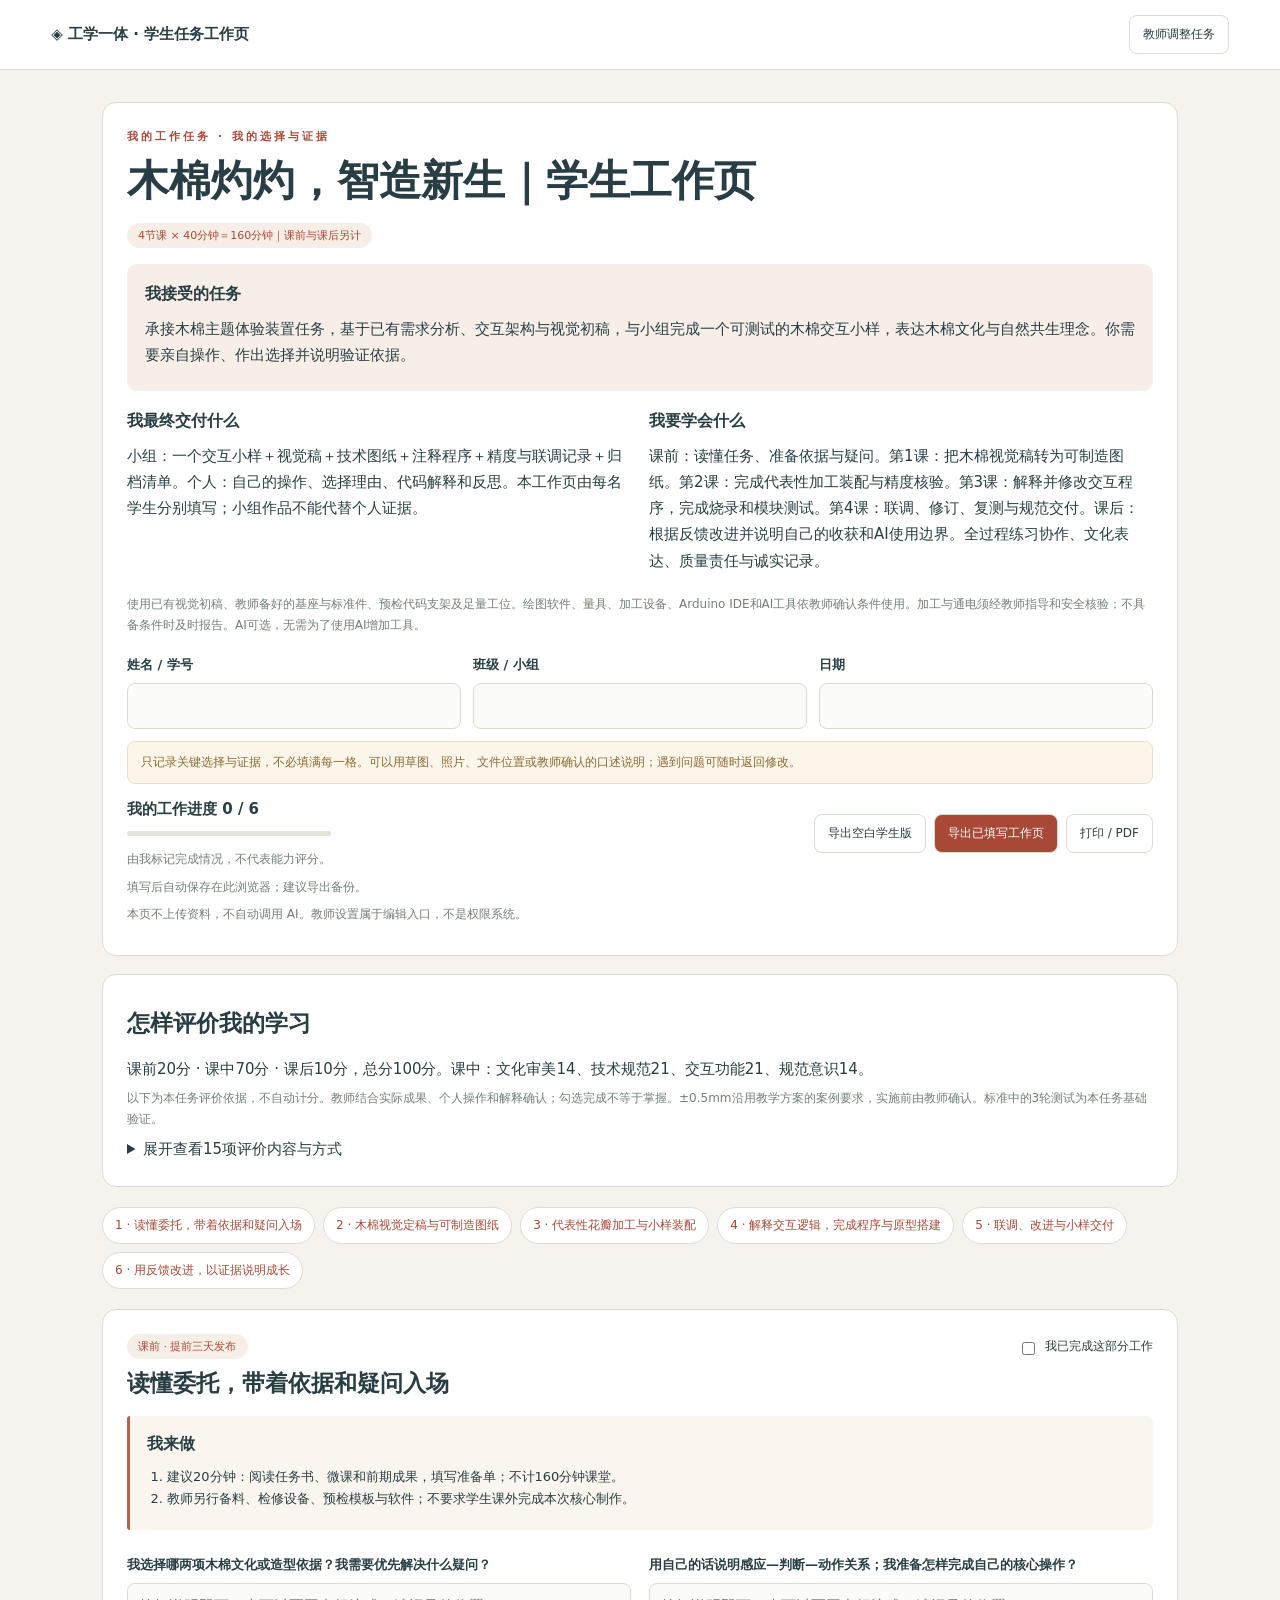
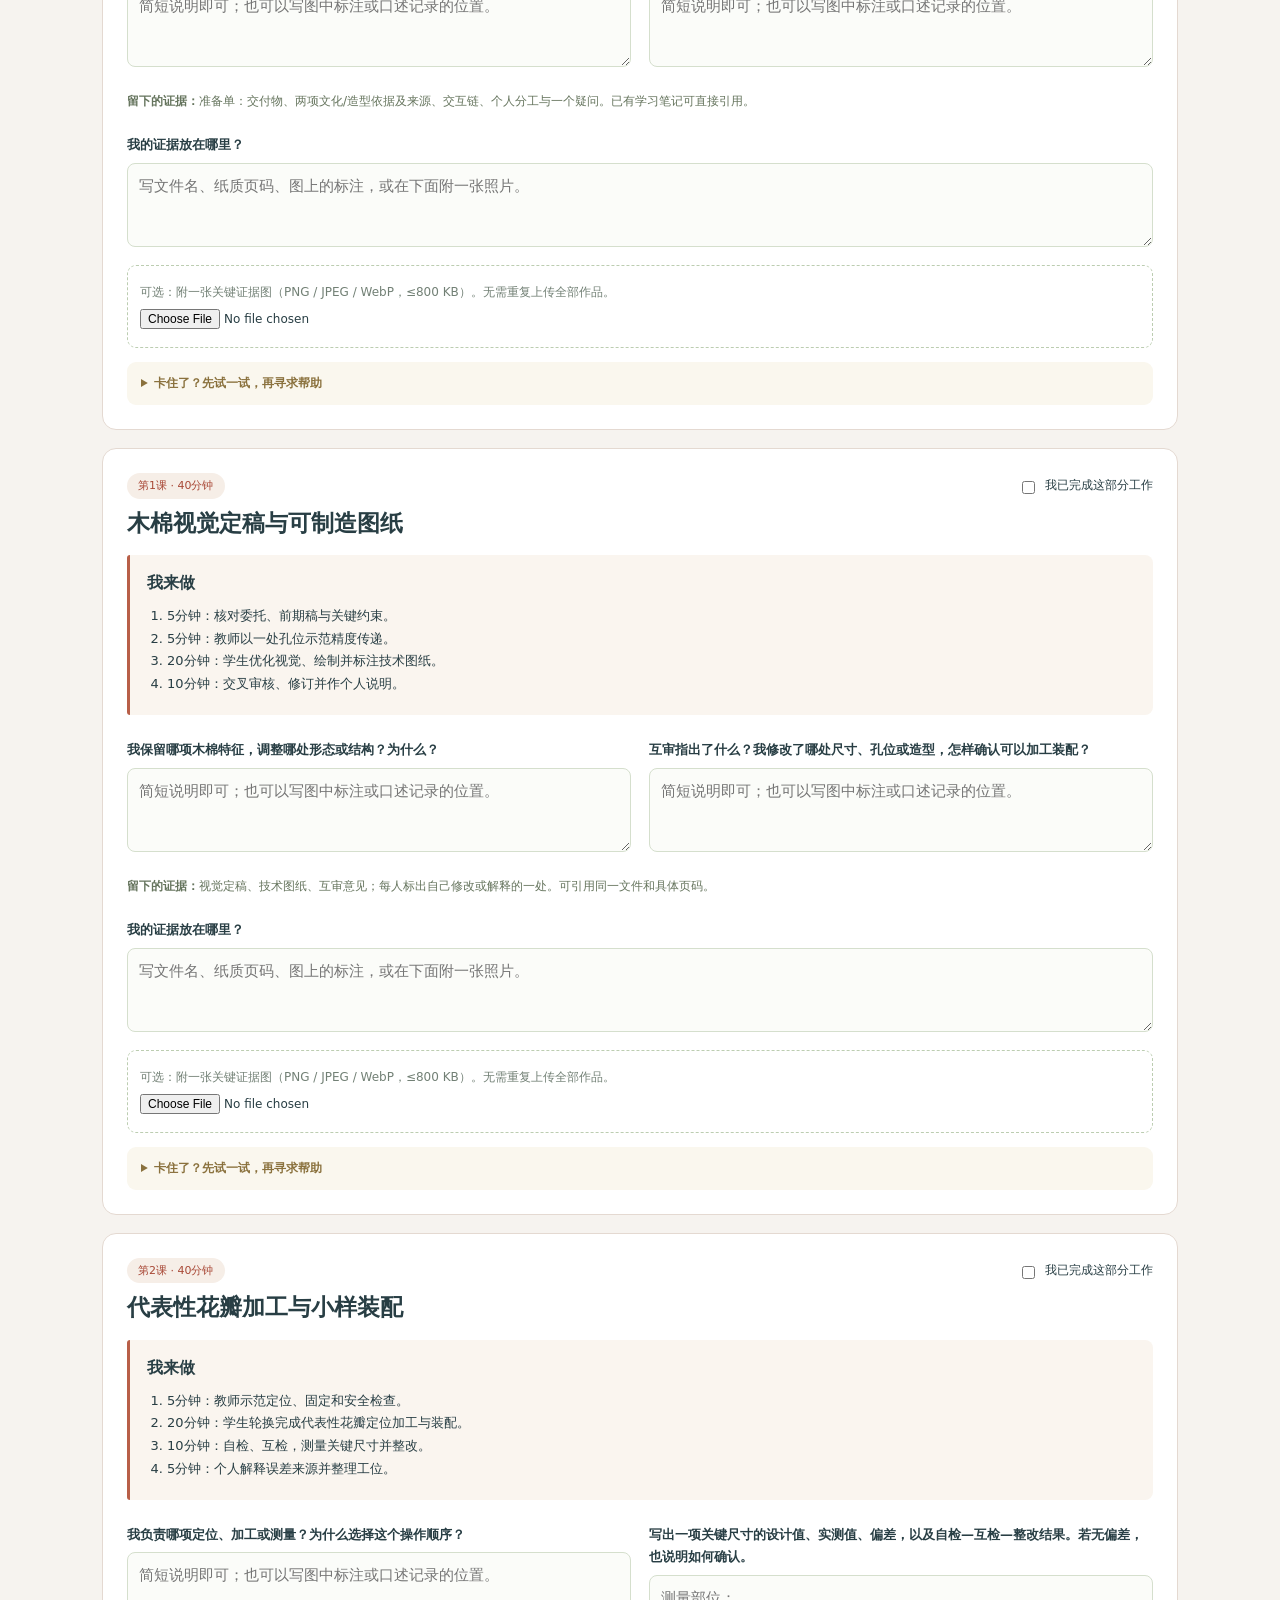
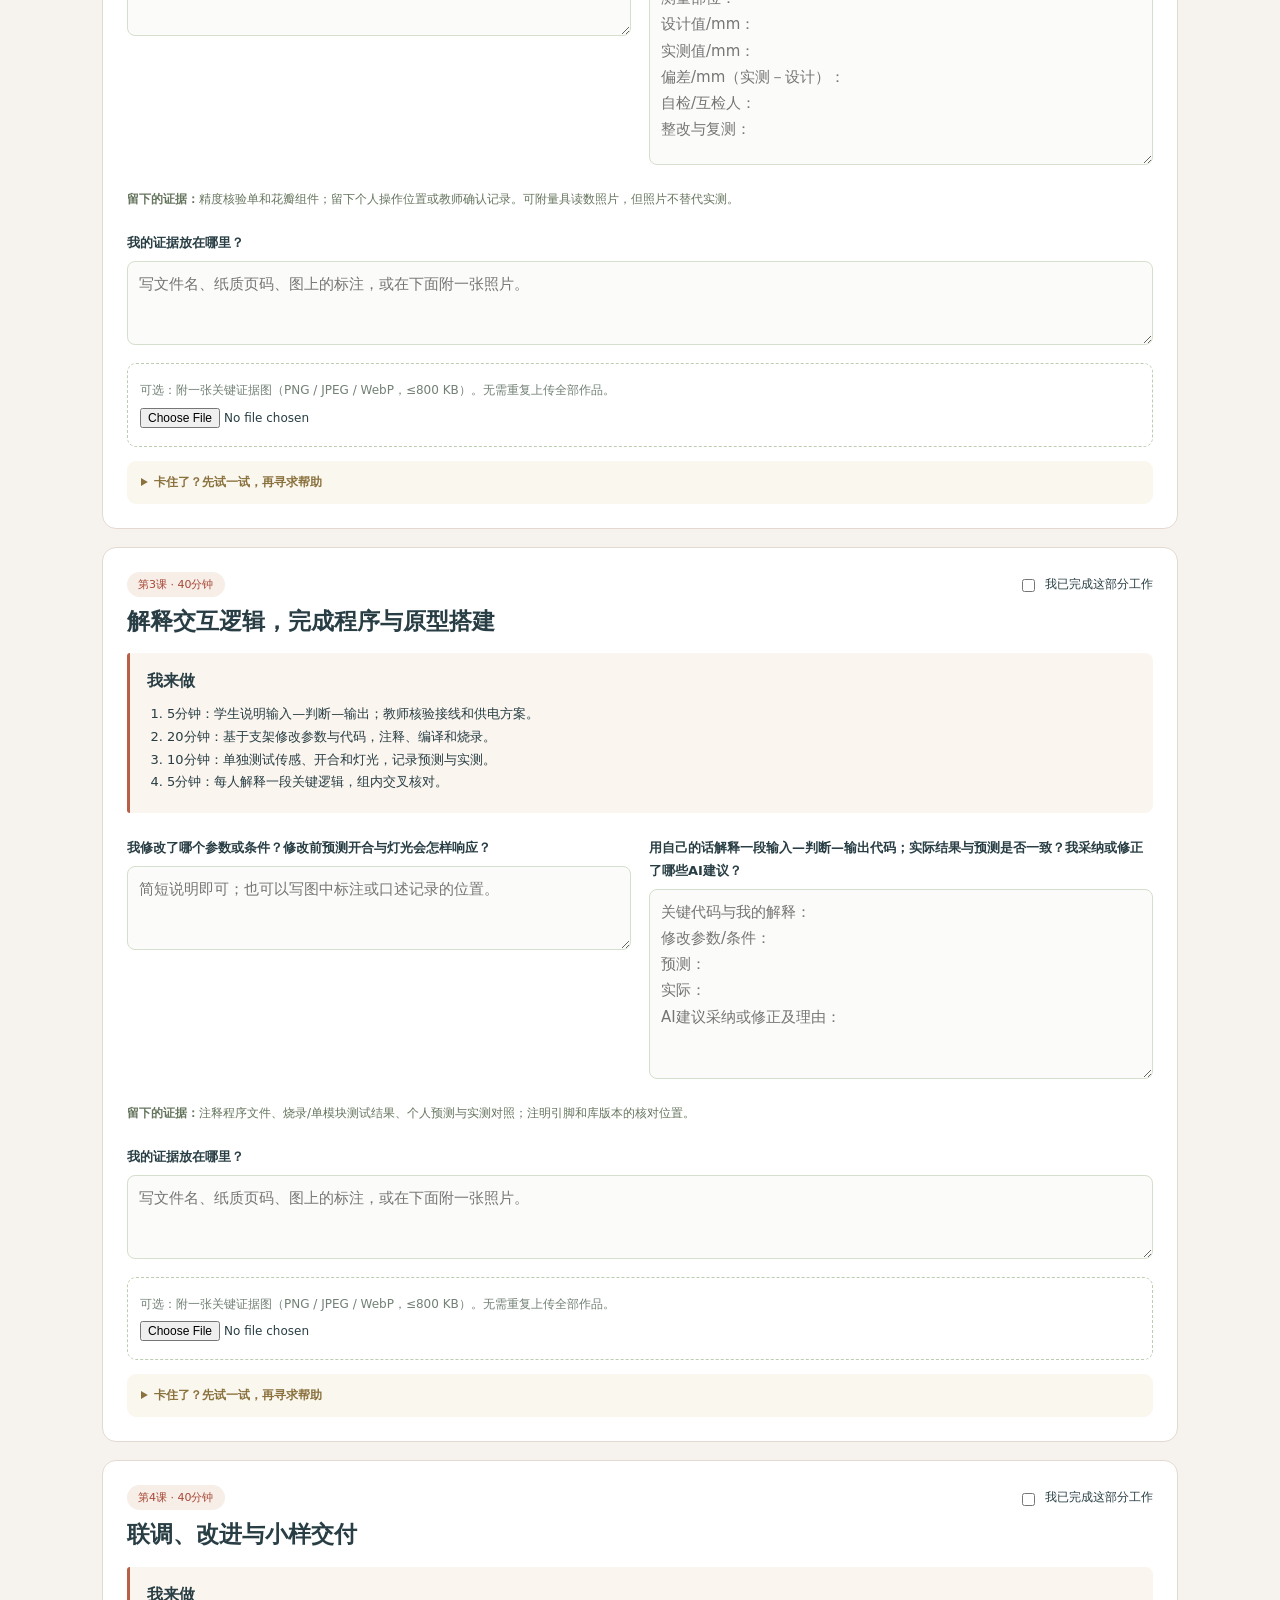
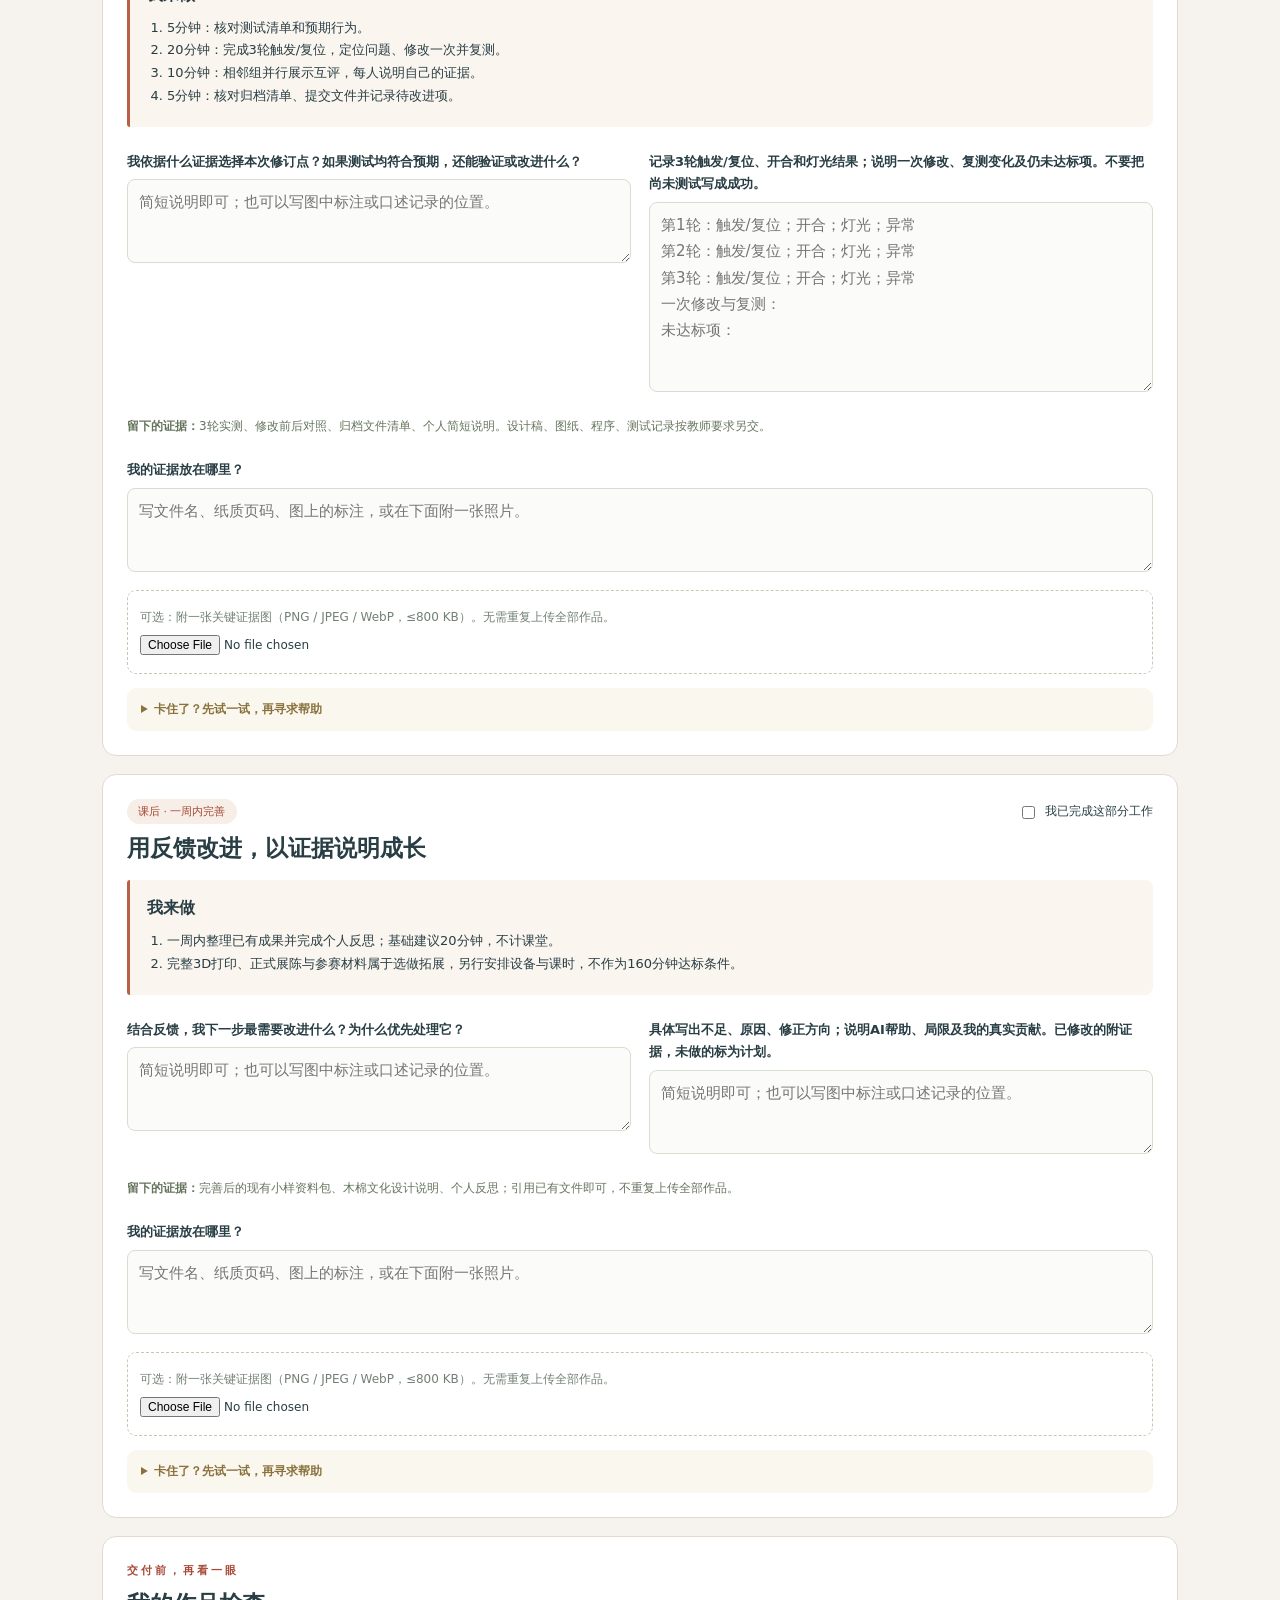
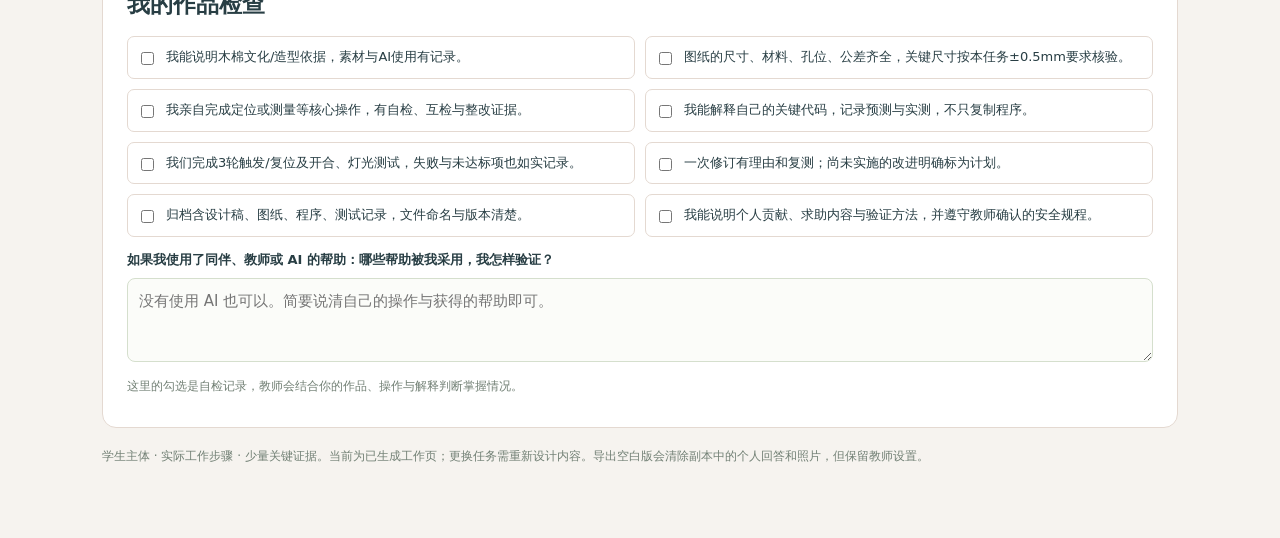
<file: 学生工作台/学生工作页.html>
<!doctype html><html lang="zh-CN"><head><meta charset="utf-8"><meta name="viewport" content="width=device-width,initial-scale=1"><title>学生任务工作页</title>
<style>
:root{--ink:#213d34;--green:#30674e;--muted:#728075;--line:#dce4d5;--bg:#f4f5ee}*{box-sizing:border-box}body{margin:0;font:15px/1.75 system-ui,"Microsoft YaHei",sans-serif;background:var(--bg);color:var(--ink)}header{background:white;border-bottom:1px solid var(--line);padding:15px 4vw;display:flex;align-items:center;justify-content:space-between;gap:12px}button,input,textarea{font:inherit}button{cursor:pointer}.btn{border:1px solid var(--line);background:white;color:var(--ink);padding:8px 13px;border-radius:8px;font-size:12px}.btn:hover{border-color:var(--green);background:#eef4e8}.primary{background:var(--green);color:white}.primary:hover{background:#204b38;color:white}a{color:var(--green)}main{max-width:1120px;margin:auto;padding:32px 22px 65px}h1{font-size:clamp(27px,4vw,42px);line-height:1.3;margin:8px 0 12px}h2{font-size:23px;margin:4px 0 12px}h3{font-size:16px;margin:0 0 8px}p{margin:6px 0}.eyebrow{font-size:11px;letter-spacing:3px;color:var(--green);font-weight:700}.muted{font-size:12px;color:var(--muted)}.panel,.card{background:white;border:1px solid var(--line);border-radius:14px;padding:24px;margin-bottom:18px}.mission{background:#edf3e5;padding:16px 18px;border-radius:10px;margin:16px 0}.row{display:flex;justify-content:space-between;align-items:center;gap:12px;flex-wrap:wrap}.two{display:grid;grid-template-columns:1fr 1fr;gap:18px}.three{display:grid;grid-template-columns:1fr 1fr 1fr;gap:12px}.field{display:block;font-size:13px;font-weight:650;margin:12px 0 6px}input,textarea{width:100%;border:1px solid #d5dfcd;border-radius:8px;padding:9px 11px;background:#fbfcf9;color:var(--ink)}textarea{resize:vertical;min-height:84px}input:focus,textarea:focus,button:focus-visible{outline:2px solid #94b282;outline-offset:2px}.pill{display:inline-block;border-radius:20px;padding:3px 11px;font-size:11px;background:#edf3e5;color:var(--green)}.nav{display:flex;gap:8px;flex-wrap:wrap;margin:20px 0}.nav a{font-size:12px;text-decoration:none;border:1px solid var(--line);padding:7px 12px;border-radius:25px;background:white}.card{scroll-margin-top:15px}.action{padding:14px 17px;background:#f3f6ef;border-left:3px solid #8da879;border-radius:3px 8px 8px 3px;margin:12px 0}.action ol{padding-left:20px;margin:5px 0;font-size:13px}.evidence{font-size:12px;padding:10px 0;color:#66755e}.checks{display:grid;grid-template-columns:1fr 1fr;gap:10px}.check{display:flex;align-items:flex-start;gap:9px;font-size:13px;padding:9px;border:1px solid var(--line);border-radius:7px}.check input,.done input{width:auto;margin-top:6px;accent-color:var(--green)}.done{display:flex;gap:7px;font-size:12px;align-items:center}.support{margin-top:14px;background:#faf7ee;border-radius:9px;padding:11px 14px;font-size:12px}.support summary{cursor:pointer;color:#8a713d;font-weight:650}.support p{margin:10px 0}.upload{padding:12px;border:1px dashed #bccdb1;border-radius:9px;margin-top:10px}.upload input{font-size:12px;border:0;background:none;padding:5px 0}.photo{max-width:100%;max-height:290px;display:block;border-radius:6px;margin:10px auto;object-fit:contain}.progress{height:5px;background:#e0e7d9;border-radius:5px;overflow:hidden;margin:9px 0}.progress span{height:100%;background:var(--green);display:block;width:0}.notice{font-size:12px;color:#8a6932;background:#fbf6e9;border:1px solid #ebdfc3;border-radius:8px;padding:10px 13px;margin:12px 0}.toolbar{display:flex;gap:8px;flex-wrap:wrap}.toast{position:fixed;bottom:20px;left:50%;transform:translateX(-50%);background:var(--ink);color:white;padding:10px 18px;border-radius:8px;z-index:10;font-size:12px;max-width:90vw}.hidden{display:none!important}dialog{border:1px solid var(--line);border-radius:14px;padding:24px;width:min(700px,94vw);color:var(--ink)}dialog::backdrop{background:#19312188}.scroll{max-height:67vh;overflow:auto;padding:0 5px}.teacher-section{padding:16px 0;border-top:1px solid var(--line);margin-top:15px}.print-answer{display:none;white-space:pre-wrap;overflow-wrap:anywhere}.foot{font-size:12px;color:var(--muted)}@media(max-width:700px){main{padding:22px 14px}.panel,.card{padding:18px}.two,.three,.checks{grid-template-columns:1fr}header strong{font-size:13px}.done{width:100%}}@media print{header,.nav,.toolbar,.no-print,dialog,.toast,.foot,.support{display:none!important}body{background:white}main{padding:0;max-width:none}.panel,.card{border-radius:0;break-inside:avoid}.card{break-before:page}textarea{display:none}.print-answer{display:block;min-height:60px;border-bottom:1px solid #ccd5c5;padding:8px 0}.upload input,.remove-photo{display:none}.photo{max-height:240px}.two{grid-template-columns:1fr 1fr}.three{grid-template-columns:repeat(3,1fr)}.checks{grid-template-columns:1fr 1fr}*{print-color-adjust:exact}}

:root{--ink:#283e44;--green:#a84836;--bg:#f6f3ef;--line:#e4d9d1}.mission{background:#f6eee7}.pill{background:#f6eee7}.action{background:#faf5ef;border-left-color:#b85f48}.mission p,.two p{white-space:pre-line}.rubrics{overflow:auto}.rubrics table{width:100%;min-width:720px;border-collapse:collapse;font-size:12px}.rubrics td,.rubrics th{text-align:left;padding:9px;border-bottom:1px solid var(--line);vertical-align:top}.rubrics th{background:#f6eee7}.rubrics td:nth-child(3){min-width:200px}@media print{.rubrics{overflow:visible}.rubrics table{min-width:0;font-size:9px}.rubrics td:nth-child(3){min-width:0}.rubrics tr{break-inside:avoid}.panel{break-inside:auto}}
</style></head><body><header><strong>◈ 工学一体 · 学生任务工作页</strong><button id="teacher" class="btn">教师调整任务</button></header><main id="app"></main><dialog id="teacherDialog"><form id="teacherForm"><h2>确认与调整工作任务</h2><p class="muted">先调整用途、成果和实际操作。此版可编辑已有工作页，不会自动分析新学科；任务变化较大时请交给助手重新设计。</p><div class="scroll" id="teacherFields"></div><div class="row" style="margin-top:18px"><button class="btn" type="button" id="cancelTeacher">取消</button><button class="btn primary" type="submit">保存任务设置</button></div></form></dialog><div id="toast" class="toast hidden" role="status"></div>
<script id="seed" type="application/json">{"version": 1, "id": "workpage-db0b6ac22f9542d589de9069355b732b", "config": {"title": "木棉灼灼，智造新生｜学生工作页", "time": "4节课 × 40分钟＝160分钟｜课前与课后另计", "mission": "承接木棉主题体验装置任务，基于已有需求分析、交互架构与视觉初稿，与小组完成一个可测试的木棉交互小样，表达木棉文化与自然共生理念。你需要亲自操作、作出选择并说明验证依据。", "goals": "课前：读懂任务、准备依据与疑问。第1课：把木棉视觉稿转为可制造图纸。第2课：完成代表性加工装配与精度核验。第3课：解释并修改交互程序，完成烧录和模块测试。第4课：联调、修订、复测与规范交付。课后：根据反馈改进并说明自己的收获和AI使用边界。全过程练习协作、文化表达、质量责任与诚实记录。", "product": "小组：一个交互小样＋视觉稿＋技术图纸＋注释程序＋精度与联调记录＋归档清单。个人：自己的操作、选择理由、代码解释和反思。本工作页由每名学生分别填写；小组作品不能代替个人证据。", "basis": "使用已有视觉初稿、教师备好的基座与标准件、预检代码支架及足量工位。绘图软件、量具、加工设备、Arduino IDE和AI工具依教师确认条件使用。加工与通电须经教师指导和安全核验；不具备条件时及时报告。AI可选，无需为了使用AI增加工具。", "checks": ["我能说明木棉文化/造型依据，素材与AI使用有记录。", "图纸的尺寸、材料、孔位、公差齐全，关键尺寸按本任务±0.5mm要求核验。", "我亲自完成定位或测量等核心操作，有自检、互检与整改证据。", "我能解释自己的关键代码，记录预测与实测，不只复制程序。", "我们完成3轮触发/复位及开合、灯光测试，失败与未达标项也如实记录。", "一次修订有理由和复测；尚未实施的改进明确标为计划。", "归档含设计稿、图纸、程序、测试记录，文件命名与版本清楚。", "我能说明个人贡献、求助内容与验证方法，并遵守教师确认的安全规程。"], "cards": [{"title": "读懂委托，带着依据和疑问入场", "time": "课前 · 提前三天发布", "steps": "建议20分钟：阅读任务书、微课和前期成果，填写准备单；不计160分钟课堂。\n教师另行备料、检修设备、预检模板与软件；不要求学生课外完成本次核心制作。", "choice": "我选择哪两项木棉文化或造型依据？我需要优先解决什么疑问？", "record": "用自己的话说明感应—判断—动作关系；我准备怎样完成自己的核心操作？", "evidence": "准备单：交付物、两项文化/造型依据及来源、交互链、个人分工与一个疑问。已有学习笔记可直接引用。", "help": "先对照任务书圈出交付物，再看微课；带着自己的图示或疑问请同伴、教师核对，不必提前完成本次制作。", "ai": "请针对我写出的感应—判断—动作关系追问两个问题，帮助我检查理解。不要替我制定学习计划或编造文化资料。"}, {"title": "木棉视觉定稿与可制造图纸", "time": "第1课 · 40分钟", "steps": "5分钟：核对委托、前期稿与关键约束。\n5分钟：教师以一处孔位示范精度传递。\n20分钟：学生优化视觉、绘制并标注技术图纸。\n10分钟：交叉审核、修订并作个人说明。", "choice": "我保留哪项木棉特征，调整哪处形态或结构？为什么？", "record": "互审指出了什么？我修改了哪处尺寸、孔位或造型，怎样确认可以加工装配？", "evidence": "视觉定稿、技术图纸、互审意见；每人标出自己修改或解释的一处。可引用同一文件和具体页码。", "help": "先对比结构模板，检查孔位、尺寸、材料、公差和开合空间；仍不确定时向教师展示图纸与修改过程。生成图片不能作为精确加工图。", "ai": "请根据我的初稿描述和结构约束提出两个比较问题，不替我选方案，不生成精确加工尺寸；文化信息不确定时请明确说明。"}, {"title": "代表性花瓣加工与小样装配", "time": "第2课 · 40分钟", "steps": "5分钟：教师示范定位、固定和安全检查。\n20分钟：学生轮换完成代表性花瓣定位加工与装配。\n10分钟：自检、互检，测量关键尺寸并整改。\n5分钟：个人解释误差来源并整理工位。", "choice": "我负责哪项定位、加工或测量？为什么选择这个操作顺序？", "record": "写出一项关键尺寸的设计值、实测值、偏差，以及自检—互检—整改结果。若无偏差，也说明如何确认。", "evidence": "精度核验单和花瓣组件；留下个人操作位置或教师确认记录。可附量具读数照片，但照片不替代实测。", "help": "暂停并对照基准、固定方式和图纸检查。加工、用电或设备安全有疑问，先停工请教师确认；不得向AI索取未经核验的设备参数。", "ai": "本环节优先使用图纸、量具和教师指导。若需AI，仅请它核对我已确认的记录是否缺少单位或项目，不得由照片猜测毫米精度，不得判断操作安全。"}, {"title": "解释交互逻辑，完成程序与原型搭建", "time": "第3课 · 40分钟", "steps": "5分钟：学生说明输入—判断—输出；教师核验接线和供电方案。\n20分钟：基于支架修改参数与代码，注释、编译和烧录。\n10分钟：单独测试传感、开合和灯光，记录预测与实测。\n5分钟：每人解释一段关键逻辑，组内交叉核对。", "choice": "我修改了哪个参数或条件？修改前预测开合与灯光会怎样响应？", "record": "用自己的话解释一段输入—判断—输出代码；实际结果与预测是否一致？我采纳或修正了哪些AI建议？", "evidence": "注释程序文件、烧录/单模块测试结果、个人预测与实测对照；注明引脚和库版本的核对位置。", "help": "先分开检查输入读数、条件判断和动作输出；把最小报错、代码片段与已有尝试交给教师。接线前断电，供电驱动由教师按设备资料核验。", "ai": "我将提供已核验硬件清单、库版本、短代码及报错。请先追问缺失信息，再给一个局部排查提示与验证方法，不重写全部程序，不猜引脚和供电参数。"}, {"title": "联调、改进与小样交付", "time": "第4课 · 40分钟", "steps": "5分钟：核对测试清单和预期行为。\n20分钟：完成3轮触发/复位，定位问题、修改一次并复测。\n10分钟：相邻组并行展示互评，每人说明自己的证据。\n5分钟：核对归档清单、提交文件并记录待改进项。", "choice": "我依据什么证据选择本次修订点？如果测试均符合预期，还能验证或改进什么？", "record": "记录3轮触发/复位、开合和灯光结果；说明一次修改、复测变化及仍未达标项。不要把尚未测试写成成功。", "evidence": "3轮实测、修改前后对照、归档文件清单、个人简短说明。设计稿、图纸、程序、测试记录按教师要求另交。", "help": "先复现问题，再区分机械、接线、程序或触发条件；一次只改一个因素。卡住时向教师提供现象、假设、尝试和日志。3轮测试不等于长期稳定验收。", "ai": "请依据我提供的真实日志和现象，区分事实与推测，提出最多三个排查假设及验证顺序；不要编造读数或声称测试通过。"}, {"title": "用反馈改进，以证据说明成长", "time": "课后 · 一周内完善", "steps": "一周内整理已有成果并完成个人反思；基础建议20分钟，不计课堂。\n完整3D打印、正式展陈与参赛材料属于选做拓展，另行安排设备与课时，不作为160分钟达标条件。", "choice": "结合反馈，我下一步最需要改进什么？为什么优先处理它？", "record": "具体写出不足、原因、修正方向；说明AI帮助、局限及我的真实贡献。已修改的附证据，未做的标为计划。", "evidence": "完善后的现有小样资料包、木棉文化设计说明、个人反思；引用已有文件即可，不重复上传全部作品。", "help": "回看第1—4课的证据与反馈，不凭印象写“我都学会了”。不能解释的操作向教师申请针对性补练。正式展陈与完整3D打印另列选做。", "ai": "请只针对我已经写出的反思提出一个核验证据的问题，不替我写自评、不美化结果，不把计划改写为已经完成。"}], "rubrics": [{"phase": "课前", "item": "自主学习", "max": 7, "goal": "G1", "standard": "及时完成准备单；任务书有笔记，交付物明确，标准有记录。", "method": "教师查阅准备单与原始学习记录"}, {"phase": "课前", "item": "信息获取", "max": 3, "goal": "G1", "standard": "能查明任务产出，完成AIGC与Arduino基础学习，信息和来源可追溯。", "method": "学生互评；教师抽核。原表6-3称“世赛笔记”，此处按表6-4统一为“信息获取”"}, {"phase": "课前", "item": "平台学习成果", "max": 10, "goal": "G1", "standard": "计划目标明确，关键规范有记录，前期视觉依据体现木棉特点，Arduino基础笔记完整。", "method": "教师检查平台或离线提交；不以平台点击次数代替学习成果"}, {"phase": "课中", "item": "视觉定稿", "max": 7, "goal": "G2", "standard": "体现木棉审美与结构约束；有组内讨论及自主修改依据，AI候选仅作参考。", "method": "学生互评视觉稿、文化依据和修改说明"}, {"phase": "课中", "item": "交叉审核", "max": 7, "goal": "G2", "standard": "互审意见具体、有依据、可改进；能判断候选而非照单全收。", "method": "教师查阅互审单与修改前后稿"}, {"phase": "课中", "item": "技术图纸", "max": 7, "goal": "G2", "standard": "关键尺寸、公差、材料和孔位完整；按原文±0.5mm案例要求核对，不把生成图片当加工图。", "method": "教师检查技术图纸与结构约束"}, {"phase": "课中", "item": "花瓣组装", "max": 7, "goal": "G3", "standard": "代表性花瓣关键尺寸符合±0.5mm要求，结构完整；自检—互检—整改记录齐全。", "method": "教师现场观察、测量核验；每人至少一项操作证据"}, {"phase": "课中", "item": "Arduino程序", "max": 7, "goal": "G4", "standard": "程序框架合理、成功烧录，开合与灯光响应正确；每人说明关键逻辑及修改依据。", "method": "教师查代码、单模块结果与个人说明；解释要求是本版补强"}, {"phase": "课中", "item": "功能联调", "max": 7, "goal": "G5", "standard": "测试记录完整，触发与复位时动作、光效符合预期；本版建议完成3轮真实测试。", "method": "学生自评，教师抽核实测记录与演示"}, {"phase": "课中", "item": "规范自查", "max": 7, "goal": "G5", "standard": "逐项核对功能与质量清单，记录未达标项；不能把计划写成已完成。", "method": "原文为世赛专家评；本版默认教师评，有专家参与时如实记录"}, {"phase": "课中", "item": "迭代优化", "max": 7, "goal": "G5", "standard": "修改有依据，保留前后对照和复测；对未解决问题明确标注。", "method": "教师检查问题—修改—复测证据链"}, {"phase": "课中", "item": "归档规范", "max": 7, "goal": "G5", "standard": "设计稿、图纸、程序、测试记录齐全；命名规范、版本有序，注明素材及AI使用。", "method": "教师核对实际文件；AI只整理确认过的清单"}, {"phase": "课中", "item": "展示与互评", "max": 7, "goal": "G5", "standard": "讲解清晰，互评具体客观，个人工作页有收获与不足；每人说明个人贡献。", "method": "学生组间互评，教师核验个人证据"}, {"phase": "课后", "item": "成果交付与展示", "max": 6, "goal": "G6", "standard": "现有小样资料包齐全，木棉文化说明完整，展示讲解契合主题；完整参展物料另列选做。", "method": "原文企业导师/世赛专家评；本版默认教师评，可用异步导师意见补充"}, {"phase": "课后", "item": "反思改进", "max": 4, "goal": "G6", "standard": "写明未达标项或不足2分；分析原因并提出修正方向2分，同时说明AI作用与局限。", "method": "学生自评，教师核实反馈对应关系"}]}, "answers": {}}</script>
<script>
'use strict';const $=id=>document.getElementById(id),esc=s=>String(s).replace(/[&<>"']/g,c=>({'&':'&amp;','<':'&lt;','>':'&gt;','"':'&quot;',"'":'&#39;'}[c]));let state=JSON.parse($('seed').textContent),saveTimer,toastTimer,storageOK=true;
try{const saved=JSON.parse(localStorage.getItem('workpage:'+state.id)||'null');if(saved&&saved.version===1&&saved.config&&Array.isArray(saved.config.cards)&&saved.answers)state=saved}catch{storageOK=false}
function persist(){try{localStorage.setItem('workpage:'+state.id,JSON.stringify(state));storageOK=true;$('saveStatus').textContent='已保存在此浏览器；交作业前请导出备份。'}catch{storageOK=false;$('saveStatus').textContent='浏览器未能保存，请立即导出已填写工作页备份。'}}
function toast(t){clearTimeout(toastTimer);$('toast').textContent=t;$('toast').classList.remove('hidden');toastTimer=setTimeout(()=>$('toast').classList.add('hidden'),3300)}
function answer(key){return state.answers[key]||''}
function field(key,label,placeholder='简短说明即可；也可以写图中标注或口述记录的位置。'){return '<label class="field" for="'+key+'">'+esc(label)+'</label><textarea id="'+key+'" data-answer="'+key+'" maxlength="3000" placeholder="'+esc(placeholder)+'">'+esc(answer(key))+'</textarea><div class="print-answer" data-print="'+key+'">'+esc(answer(key))+'</div>'}
function render(){const c=state.config;document.title=c.title+' · 学生任务工作页';$('app').innerHTML='<section class="panel"><div class="eyebrow">我的工作任务 · 我的选择与证据</div><h1>'+esc(c.title)+'</h1><span class="pill">'+esc(c.time)+'</span><div class="mission"><h3>我接受的任务</h3><p>'+esc(c.mission)+'</p></div><div class="two"><div><h3>我最终交付什么</h3><p>'+esc(c.product)+'</p></div><div><h3>我要学会什么</h3><p>'+esc(c.goals)+'</p></div></div><p class="muted" style="margin-top:14px">'+esc(c.basis)+'</p><div class="three">'+[['name','姓名 / 学号'],['group','班级 / 小组'],['date','日期']].map(([k,l])=>'<div><label class="field" for="'+k+'">'+l+'</label><input id="'+k+'" data-answer="'+k+'" maxlength="120" value="'+esc(answer(k))+'"></div>').join('')+'</div><div class="notice">只记录关键选择与证据，不必填满每一格。可以用草图、照片、文件位置或教师确认的口述说明；遇到问题可随时返回修改。</div><div class="row"><div><strong id="progressText"></strong><div class="progress"><span id="progressBar"></span></div><span class="muted">由我标记完成情况，不代表能力评分。</span></div><div class="toolbar"><button class="btn" data-export="blank">导出空白学生版</button><button class="btn primary" data-export="filled">导出已填写工作页</button><button class="btn" id="print">打印 / PDF</button></div></div><p class="muted" id="saveStatus" role="status">'+(storageOK?'填写后自动保存在此浏览器；建议导出备份。':'浏览器本地保存不可用，请使用导出备份。')+'</p><p class="muted">本页不上传资料，不自动调用 AI。教师设置属于编辑入口，不是权限系统。</p></section><nav class="nav">'+c.cards.map((a,i)=>'<a href="#card-'+i+'">'+(i+1)+' · '+esc(a.title)+'</a>').join('')+'</nav>'+c.cards.map((a,i)=>card(a,i)).join('')+'<section class="panel"><div class="eyebrow">交付前，再看一眼</div><h2>我的作品检查</h2><div class="checks">'+c.checks.map((t,i)=>'<label class="check"><input type="checkbox" data-answer="check-'+i+'" '+(answer('check-'+i)?'checked':'')+'><span>'+esc(t)+'</span></label>').join('')+'</div>'+field('helpRecord','如果我使用了同伴、教师或 AI 的帮助：哪些帮助被我采用，我怎样验证？','没有使用 AI 也可以。简要说清自己的操作与获得的帮助即可。')+'<p class="muted">这里的勾选是自检记录，教师会结合你的作品、操作与解释判断掌握情况。</p></section><p class="foot">学生主体 · 实际工作步骤 · 少量关键证据。当前为已生成工作页；更换任务需重新设计内容。导出空白版会清除副本中的个人回答和照片，但保留教师设置。</p>';updateProgress()}
function card(a,i){let photo=answer('photo-'+i);return '<article class="card" id="card-'+i+'"><div class="row"><span class="pill">'+esc(a.time)+'</span><label class="done"><input type="checkbox" data-answer="done-'+i+'" '+(answer('done-'+i)?'checked':'')+'>我已完成这部分工作</label></div><h2>'+esc(a.title)+'</h2><div class="action"><h3>我来做</h3><ol>'+a.steps.split('\n').filter(Boolean).map(s=>'<li>'+esc(s)+'</li>').join('')+'</ol></div><div class="two"><div>'+field('choice-'+i,a.choice)+'</div><div>'+field('record-'+i,a.record)+'</div></div><p class="evidence"><strong>留下的证据：</strong>'+esc(a.evidence)+'</p>'+field('evidence-'+i,'我的证据放在哪里？','写文件名、纸质页码、图上的标注，或在下面附一张照片。')+'<div class="upload"><span class="muted">可选：附一张关键证据图（PNG / JPEG / WebP，≤800 KB）。无需重复上传全部作品。</span><input class="no-print" type="file" accept="image/png,image/jpeg,image/webp" data-photo="'+i+'" aria-label="上传第'+(i+1)+'部分的证据图片"><div id="photoBox-'+i+'">'+photoMarkup(photo,i)+'</div></div><details class="support"><summary>卡住了？先试一试，再寻求帮助</summary><p>'+esc(a.help)+'</p><p><strong>需要 AI 时：</strong>先描述自己的尝试，再提出具体困难；保留自己的选择与操作。</p><button class="btn no-print" data-prompt="'+i+'">复制本环节求助提示词</button><p class="muted">复制后自行选择教师认可的工具；本页不会发送信息或代做任务。</p></details></article>'}
function photoMarkup(src,i){return /^data:image\/(png|jpeg|webp);base64,[A-Za-z0-9+/=]+$/.test(src)?'<img class="photo" src="'+src+'" alt="第'+(i+1)+'部分的学习证据"><button class="btn remove-photo no-print" data-remove="'+i+'">移除这张图片</button>':''}
function updateProgress(){const total=state.config.cards.length,done=state.config.cards.filter((_,i)=>state.answers['done-'+i]).length;$('progressText').textContent='我的工作进度 '+done+' / '+total;$('progressBar').style.width=done/total*100+'%'}
function saveInput(el){if(!el.dataset.answer)return;const k=el.dataset.answer;state.answers[k]=el.type==='checkbox'?el.checked:el.value;const p=document.querySelector('[data-print="'+k+'"]');if(p)p.textContent=el.value;updateProgress();clearTimeout(saveTimer);saveTimer=setTimeout(persist,300)}
async function upload(el){const file=el.files[0];if(!file)return;const i=el.dataset.photo;if(!['image/png','image/jpeg','image/webp'].includes(file.type)||file.size>800*1024){toast('请选择不超过 800 KB 的 PNG、JPEG 或 WebP 图片。');el.value='';return}try{const src=await new Promise((resolve,reject)=>{const r=new FileReader();r.onload=()=>resolve(r.result);r.onerror=reject;r.readAsDataURL(file)});const img=new Image();await new Promise((resolve,reject)=>{img.onload=resolve;img.onerror=reject;img.src=src});state.answers['photo-'+i]=src;$('photoBox-'+i).innerHTML=photoMarkup(src,i);persist()}catch{toast('图片读取失败，请重新选择。')}el.value=''}
async function copyPrompt(i){const c=state.config.cards[i];const text='学习任务：'+state.config.title+'\n当前操作：'+c.title+'\n'+c.ai+'\n我的已有尝试与具体困难：【请补充，不包含不必要的个人信息】';try{await navigator.clipboard.writeText(text);toast('提示词已复制，请补充自己的尝试后使用。')}catch{const t=document.createElement('textarea');t.value=text;document.body.appendChild(t);t.select();let ok=false;try{ok=document.execCommand('copy')}catch{}t.remove();toast(ok?'提示词已复制。':'浏览器未允许复制；请向教师描述你的具体困难。')}}
function exportPage(blank){clearTimeout(saveTimer);const payload=JSON.parse(JSON.stringify(state));payload.id='workpage-'+Date.now()+'-'+Math.random().toString(36).slice(2,8);if(blank)payload.answers={};const clone=document.documentElement.cloneNode(true);clone.querySelector('#app').innerHTML='';clone.querySelector('#teacherFields').innerHTML='';clone.querySelector('#teacherDialog').removeAttribute('open');clone.querySelector('#toast').textContent='';clone.querySelector('#toast').classList.add('hidden');clone.querySelector('#seed').textContent=JSON.stringify(payload).replace(/</g,'\\u003c').replace(/>/g,'\\u003e').replace(/&/g,'\\u0026');const blob=new Blob(['<!doctype html>\n'+clone.outerHTML],{type:'text/html;charset=utf-8'}),url=URL.createObjectURL(blob),a=document.createElement('a');a.href=url;a.download=(state.config.title.replace(/[\\/:*?"<>|]/g,'_')||'学习任务')+(blank?'-空白学生工作页':'-已填写工作页')+'.html';a.click();setTimeout(()=>URL.revokeObjectURL(url),1000);toast(blank?'已导出空白副本，未包含个人回答与照片。':'已导出填写内容与照片，打开文件可继续编辑。')}
const teacherKeys=[['title','任务名称'],['time','课时说明'],['mission','用途与工作情境'],['goals','学生要学会什么'],['product','交付成果与要求'],['basis','学生基础与工具条件']];const cardKeys=[['title','实际工作活动'],['time','时段与用时'],['steps','操作安排（每行一步，自行核对时间合计）'],['choice','引导学生作出选择的问题'],['record','引导学生解释与验证的问题'],['evidence','需要保留的最少证据'],['help','教师或同伴可以怎样提示'],['ai','可选 AI 求助提示词']];
function teacherField(id,label,value){return '<label class="field" for="'+id+'">'+label+'</label><textarea id="'+id+'" required maxlength="4000">'+esc(value)+'</textarea>'}
function editTeacher(){$('teacherFields').innerHTML=teacherKeys.map(([k,l])=>teacherField('t-'+k,l,state.config[k])).join('')+teacherField('t-checks','交付检查项（每行一项）',state.config.checks.join('\n'))+state.config.cards.map((c,i)=>'<section class="teacher-section"><h3>活动 '+(i+1)+'</h3>'+cardKeys.map(([k,l])=>teacherField('t-'+i+'-'+k,l,c[k])).join('')+'</section>').join('');$('teacherDialog').showModal()}
function saveTeacher(e){e.preventDefault();const c=JSON.parse(JSON.stringify(state.config));for(const [k]of teacherKeys)c[k]=$('t-'+k).value.trim();c.checks=$('t-checks').value.split('\n').map(s=>s.trim()).filter(Boolean);c.cards.forEach((a,i)=>cardKeys.forEach(([k])=>a[k]=$('t-'+i+'-'+k).value.trim()));if(!c.checks.length||teacherKeys.some(([k])=>!c[k])||c.cards.some(a=>cardKeys.some(([k])=>!a[k]))){toast('请补齐任务说明。');return}const changed=JSON.stringify(c)!==JSON.stringify(state.config);if(changed&&Object.values(state.answers).some(Boolean)){if(!confirm('任务设置改变后，原回答可能不再适用。保存将清空本页学生回答与照片；需要保留时请取消并先导出。继续？'))return;state.answers={}}state.config=c;$('teacherDialog').close();render();persist();toast('任务已更新，可导出空白版发给学生。')}
$('app').addEventListener('input',e=>saveInput(e.target));$('app').addEventListener('change',e=>{if(e.target.dataset.photo!==undefined)upload(e.target);else saveInput(e.target)});$('app').addEventListener('click',e=>{const b=e.target.closest('button');if(!b)return;if(b.dataset.export)exportPage(b.dataset.export==='blank');else if(b.id==='print')window.print();else if(b.dataset.prompt!==undefined)copyPrompt(Number(b.dataset.prompt));else if(b.dataset.remove!==undefined){delete state.answers['photo-'+b.dataset.remove];$('photoBox-'+b.dataset.remove).innerHTML='';persist()}});$('teacher').addEventListener('click',editTeacher);$('cancelTeacher').addEventListener('click',()=>$('teacherDialog').close());$('teacherForm').addEventListener('submit',saveTeacher);window.addEventListener('beforeunload',()=>{if(saveTimer){clearTimeout(saveTimer);try{localStorage.setItem('workpage:'+state.id,JSON.stringify(state))}catch{}}});render();
</script><script>
const baseRender=render;
render=function(){baseRender();
 const node=document.createElement('section');node.className='panel';node.id='evaluation';
 node.innerHTML='<h2>怎样评价我的学习</h2><p>课前20分 · 课中70分 · 课后10分，总分100分。课中：文化审美14、技术规范21、交互功能21、规范意识14。</p><p class="muted">以下为本任务评价依据，不自动计分。教师结合实际成果、个人操作和解释确认；勾选完成不等于掌握。±0.5mm沿用教学方案的案例要求，实施前由教师确认。标准中的3轮测试为本任务基础验证。</p><details><summary>展开查看15项评价内容与方式</summary><div class="rubrics"><table><thead><tr><th>阶段 / 项目</th><th>分值</th><th>评价内容</th><th>评价方式</th></tr></thead><tbody>'+state.config.rubrics.map(r=>'<tr><td>'+esc(r.phase+' / '+r.item)+'</td><td>'+r.max+'</td><td>'+esc(r.standard)+'</td><td>'+esc(r.method)+'</td></tr>').join('')+'</tbody></table></div></details>';
 $('app').insertBefore(node,$('app').querySelector('nav'));
 const hints={
 'record-2':'测量部位：\n设计值/mm：\n实测值/mm：\n偏差/mm（实测－设计）：\n自检/互检人：\n整改与复测：',
 'record-3':'关键代码与我的解释：\n修改参数/条件：\n预测：\n实际：\nAI建议采纳或修正及理由：',
 'record-4':'第1轮：触发/复位；开合；灯光；异常\n第2轮：触发/复位；开合；灯光；异常\n第3轮：触发/复位；开合；灯光；异常\n一次修改与复测：\n未达标项：'
 };Object.entries(hints).forEach(([id,t])=>{if($(id)){$(id).placeholder=t;$(id).style.minHeight='190px'}});
};render();
window.addEventListener('beforeprint',()=>document.querySelector('#evaluation details').open=true);
</script></body></html>
</file>
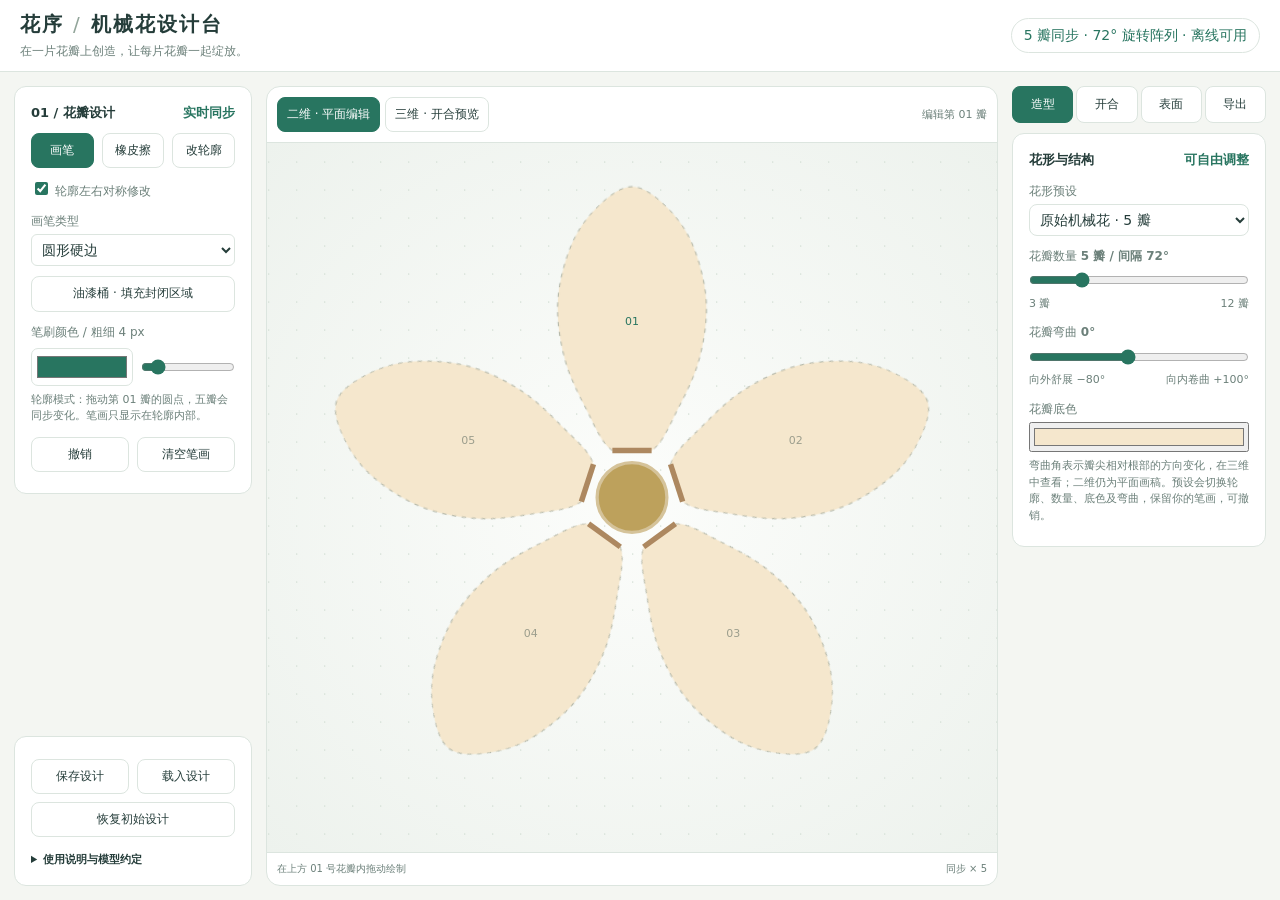
<file: 学生工作台/突破重点-花序设计台.html>
<!doctype html>
<html lang="zh-CN"><head><meta charset="utf-8"><meta name="viewport" content="width=device-width,initial-scale=1"><title>花序 · 机械花造型设计台</title>
<style>
:root{color-scheme:light;--ink:#253d3a;--muted:#6c807a;--green:#287560;--line:#dce5df}*{box-sizing:border-box}body{margin:0;background:#f4f6f2;color:var(--ink);font:14px/1.6 'Microsoft YaHei',system-ui,sans-serif}header{padding:22px 32px;border-bottom:1px solid var(--line);display:flex;align-items:center;justify-content:space-between;background:#fff}h1{font-size:23px;letter-spacing:2px;margin:0}header p{margin:2px 0;color:var(--muted);font-size:12px}.badge{border:1px solid var(--line);padding:5px 12px;border-radius:20px;color:var(--green)}main{display:grid;grid-template-columns:minmax(400px,1fr) 300px;gap:20px;padding:24px;max-width:1600px;margin:auto}.stage{background:#fff;border:1px solid var(--line);border-radius:18px;overflow:hidden;position:relative}.bar{padding:16px 20px;display:flex;align-items:center;justify-content:space-between;border-bottom:1px solid var(--line)}button{border:1px solid var(--line);background:#fff;color:var(--ink);padding:8px 13px;border-radius:8px;cursor:pointer;font:inherit}button:hover{border-color:var(--green)}button.active,button.primary{background:var(--green);color:white;border-color:var(--green)}button:focus-visible,input:focus-visible{outline:3px solid #e8b975;outline-offset:3px}.tabs{display:flex;gap:5px}#view{display:block;width:100%;height:calc(100vh - 255px);min-height:470px;touch-action:none;background:radial-gradient(ellipse at center,#fcfdfb,#edf2ed)}.foot{padding:11px 20px;color:var(--muted);font-size:12px;display:flex;justify-content:space-between;border-top:1px solid var(--line)}aside{display:flex;flex-direction:column;gap:14px}.card{background:white;border:1px solid var(--line);border-radius:14px;padding:18px}.card h2{font-size:14px;margin:0 0 14px;display:flex;justify-content:space-between}label{display:block;margin:12px 0 5px;color:var(--muted);font-size:12px}input[type=range]{width:100%;accent-color:var(--green)}.row{display:flex;gap:8px;align-items:center}.row>*{flex:1}.row input[type=color]{height:38px;border:1px solid var(--line);padding:3px;border-radius:7px;background:white}.hint{font-size:12px;color:var(--muted);margin:10px 0 0}.angle{font-size:29px;font-weight:500;color:var(--green)}.ends{display:flex;justify-content:space-between;color:var(--muted);font-size:11px}details{font-size:12px}summary{cursor:pointer;font-weight:bold}details ol{padding-left:18px}#notice{color:#9b6330;min-height:20px;font-size:12px;margin-top:9px}.key{color:var(--green);font-weight:600}dialog{max-width:360px;border:1px solid var(--line);border-radius:16px;padding:24px}dialog::backdrop{background:#17322a55}@media(max-width:850px){main{grid-template-columns:1fr;padding:12px}aside{display:grid;grid-template-columns:1fr 1fr}header{padding:16px}#view{height:560px}.badge{display:none}}@media(max-width:520px){aside{display:flex}.bar{padding:12px}header p{max-width:270px}#view{height:460px;min-height:400px}}
@media(min-width:851px){aside{max-height:calc(100vh - 155px);overflow-y:auto;padding-right:5px;scrollbar-width:thin}.stage{align-self:start;position:sticky;top:16px}}
</style><style>
header{height:72px;padding:12px 20px}h1{font-size:20px}main{max-width:none;grid-template-columns:238px minmax(300px,1fr) 254px;grid-template-areas:'left stage right';height:calc(100dvh - 72px);padding:14px;gap:14px;overflow:hidden}.stage{grid-area:stage;position:relative!important;top:auto!important;display:flex;flex-direction:column;min-height:0;height:100%;border-radius:14px}.leftTools{grid-area:left}.rightTools{grid-area:right}aside{max-height:none!important;padding:0!important;min-height:0;overflow:auto;gap:10px;scrollbar-width:thin}.card{padding:13px;border-radius:12px;margin:0}.card h2{margin:0 0 9px;font-size:13px}label{margin:7px 0 3px}button{font-size:12px;padding:7px 9px}select{font:inherit;width:100%;padding:6px!important;border:1px solid var(--line);border-radius:6px;color:var(--ink);background:white}input[type=file]{font-size:11px;width:100%}input[type=checkbox]{width:auto;accent-color:var(--green)}input[type=range]{margin:3px 0}.hint{font-size:11px;margin:6px 0}.card>p.hint{line-height:1.5}.leftTools .card>p.hint{display:none}.leftTools details{font-size:11px}.leftTools #notice{min-height:0;margin-top:5px;font-size:11px}.leftTools .card:last-child{margin-top:auto}.rightTools>.card{display:none}.rightTools>.card.selected{display:block}.panelTabs{display:grid;grid-template-columns:repeat(4,1fr);gap:3px}.panelTabs button{padding:8px 3px}.bar{padding:10px;gap:6px}.foot{font-size:10px;padding:8px 10px}#view{height:0!important;min-height:0!important;flex:1;width:100%;min-width:0}.row{margin-top:6px}.angle{font-size:23px}.exportCard select{margin-top:4px}dialog#exportProgress{width:340px}#exportProgress progress{width:100%}.exportBusy{pointer-events:none;opacity:.6}
@media(min-width:1000px) and (min-height:700px){.rightTools>.card.selected{display:block}.card{padding:16px}label{margin-top:11px}.leftTools .card>p.hint{display:block}}
@media(max-width:900px){main{grid-template-columns:190px minmax(240px,1fr) 210px;padding:8px;gap:8px}.card{padding:10px}h1{font-size:17px}.badge{display:none}}
@media(max-width:700px){body{overflow:auto}header{height:66px}main{height:auto;min-height:calc(100dvh - 66px);grid-template-columns:1fr 1fr;grid-template-areas:'stage stage' 'left right';overflow:visible}.stage{height:52dvh;min-height:320px}.leftTools,.rightTools{display:flex;max-height:none!important;overflow:visible}.leftTools .card:last-child{margin-top:0}.bar .hint{display:none}}
</style></head><body>
<header><div><h1>花序 <span style="font-weight:300;color:#92a59a">/</span> 机械花设计台</h1><p>在一片花瓣上创造，让每片花瓣一起绽放。</p></div><span class="badge" id="arrayBadge">5 瓣同步 · 72° 旋转阵列 · 离线可用</span></header>
<main><section class="stage"><div class="bar"><div class="tabs"><button id="flat" class="active">二维 · 平面编辑</button><button id="three">三维 · 开合预览</button></div><span id="modeLabel" class="hint">编辑第 01 瓣</span></div><div id="previewHelp" style="padding:12px 20px;background:#fff4d9;color:#795126">如果下方只有静态花朵且按钮没有反应，说明当前是文件预览，未运行交互脚本。请先下载文件，再用 Edge、Chrome 或 Safari 浏览器打开 HTML 文件。</div><div id="staticFlower" style="text-align:center"><svg xmlns="http://www.w3.org/2000/svg" viewBox="0 0 640 620" style="width:100%;max-height:65vh" role="img" aria-label="机械花静态预览"><path transform="rotate(0 320 310)" d="M302 310 C260 270 235 155 290 90 Q320 55 350 90 C405 155 380 270 338 310Z" fill="#f5e7cd" stroke="#9f977e" stroke-width="2"/><path transform="rotate(72 320 310)" d="M302 310 C260 270 235 155 290 90 Q320 55 350 90 C405 155 380 270 338 310Z" fill="#f5e7cd" stroke="#9f977e" stroke-width="2"/><path transform="rotate(144 320 310)" d="M302 310 C260 270 235 155 290 90 Q320 55 350 90 C405 155 380 270 338 310Z" fill="#f5e7cd" stroke="#9f977e" stroke-width="2"/><path transform="rotate(216 320 310)" d="M302 310 C260 270 235 155 290 90 Q320 55 350 90 C405 155 380 270 338 310Z" fill="#f5e7cd" stroke="#9f977e" stroke-width="2"/><path transform="rotate(288 320 310)" d="M302 310 C260 270 235 155 290 90 Q320 55 350 90 C405 155 380 270 338 310Z" fill="#f5e7cd" stroke="#9f977e" stroke-width="2"/><circle cx="320" cy="310" r="28" fill="#bda15c"/></svg></div><canvas id="view" aria-label="机械花交互画布"></canvas><div class="foot"><span id="tip">在上方 01 号花瓣内拖动绘制</span><span id="state">同步 × 5</span></div></section>
<aside class="leftTools"><section class="card"><h2>01 / 花瓣设计 <span class="key">实时同步</span></h2><div class="row"><button id="pen" class="active">画笔</button><button id="erase">橡皮擦</button><button id="shape">改轮廓</button></div><label><input id="symmetry" type="checkbox" checked> 轮廓左右对称修改</label><label for="brushType">画笔类型</label><select id="brushType" style="width:100%;padding:9px"><option value="hard">圆形硬边</option><option value="soft">圆形软边</option><option value="square">方形</option><option value="curve">平滑曲线</option><option value="line">直线（拖动起终点）</option></select><button id="bucket" style="width:100%;margin-top:10px">油漆桶 · 填充封闭区域</button><label>笔刷颜色 / 粗细 <span id="widthText">4 px</span></label><div class="row"><input id="color" type="color" value="#287560" aria-label="笔刷颜色"><input id="width" type="range" min="1" max="28" value="4" aria-label="笔刷粗细"></div><p class="hint">轮廓模式：拖动第 01 瓣的圆点，五瓣会同步变化。笔画只显示在轮廓内部。</p><div class="row" style="margin-top:12px"><button id="undo">撤销</button><button id="clear">清空笔画</button></div><div id="notice" role="status"></div></section><section class="card"><div class="row"><button id="save">保存设计</button><button id="load">载入设计</button></div><input id="file" type="file" accept="application/json,.json" hidden><button id="reset" style="width:100%;margin-top:8px">恢复初始设计</button><details style="margin-top:14px"><summary>使用说明与模型约定</summary><ol><li>在二维上方标记 01 的花瓣内画线。其他花瓣按 360° / 数量同步复制。</li><li>选择“改轮廓”，拖动圆点调整花瓣边缘；用撤销回退笔画或轮廓。</li><li>切到三维，移动滑杆或播放开合动画。拖动空白处改变观察方向。</li><li>保存设计会下载 JSON 文件，可在此页面重新载入。关闭前请保存。</li></ol><p>所有花瓣共用同一轮廓与绘画贴图。花瓣可按圆弧弯曲，并沿根部切向铰链开合。三维附有圆形底座与支柱。花形预设为风格化轮廓，不是植物学模型；水仙以六瓣外轮廓和黄色花心表达。花瓣由双面曲面与圆滑收边组成。碰撞采用分段有向包围盒进行保守体积检测，接触时限制闭合；细小间隙可能提前停止，不用于制造精度或传动校核。</p><p>无需安装或联网。建议使用桌面版 Edge、Chrome 或 Firefox。触屏也可单指操作。</p></details></section></aside><aside class="rightTools"><nav class="panelTabs" aria-label="参数面板"><button data-panel="0" class="active">造型</button><button data-panel="1">开合</button><button data-panel="2">表面</button><button data-panel="3">导出</button></nav><section class="card"><h2>花形与结构 <span class="key">可自由调整</span></h2><label for="preset">花形预设</label><select id="preset" style="width:100%;padding:9px;border:1px solid var(--line);border-radius:8px;font:inherit;color:var(--ink);background:white"><option value="original">原始机械花 · 5 瓣</option><option value="kapok">木棉 · 5 瓣</option><option value="peach">桃花 · 5 瓣</option><option value="cherry">樱花 · 5 瓣</option><option value="lily">百合 · 6 瓣</option><option value="narcissus">水仙 · 6 瓣</option></select><label for="count">花瓣数量 <strong id="countText">5 瓣 / 间隔 72°</strong></label><input id="count" type="range" min="3" max="12" step="1" value="5"><div class="ends"><span>3 瓣</span><span>12 瓣</span></div><label for="bend">花瓣弯曲 <strong id="bendText">0°</strong></label><input id="bend" type="range" min="-80" max="100" step="1" value="0"><div class="ends"><span>向外舒展 −80°</span><span>向内卷曲 +100°</span></div><label for="petalColor">花瓣底色</label><input id="petalColor" type="color" value="#f5e7cd" style="width:100%;height:30px"><p class="hint">弯曲角表示瓣尖相对根部的方向变化，在三维中查看；二维仍为平面画稿。预设会切换轮廓、数量、底色及弯曲，保留你的笔画，可撤销。</p></section><section class="card"><h2>02 / 开合控制 <span id="angleText" class="angle">0°</span></h2><input id="angle" type="range" min="0" max="90" step="0.1" value="0" aria-label="花瓣合拢角度"><div class="ends"><span>0° 完全展开</span><span>90° 根部竖起</span></div><div class="row" style="margin-top:14px"><button id="play" class="primary">▶ 播放</button><button id="camera">正面视角</button><button id="backCamera">背面视角</button></div><p class="hint">角度控制三维姿态；二维始终保持展开，方便绘制。三维中拖动旋转，滚轮缩放；厚度在“表面与厚度”中调整。</p></section><section class="card"><h2>03 / 表面与厚度</h2><label><input id="outline" type="checkbox" checked style="width:auto"> 显示柔和虚线轮廓</label><label><input id="collision" type="checkbox" checked> 开启体积碰撞限制</label><p id="collisionInfo" class="hint" role="status">正在计算碰撞范围…</p><label>正反面间距 / 花瓣厚度 <span id="thicknessText">6</span>（模型单位）</label><input id="thickness" type="range" min="0" max="16" value="6"><label>图片贴图（各瓣同步）</label><input id="textureFile" type="file" accept="image/png,image/jpeg,image/webp"><label>贴图透明度</label><input id="textureOpacity" type="range" min="0" max="100" value="80"><button id="removeTexture">移除贴图</button><p class="hint">正反面保持所设间距，由圆滑侧壁封闭。图片适配到花瓣并沿轮廓裁切；三维随花瓣弯曲。油漆桶根据笔画边界填充，不把图片纹理当作边界。曲线为拖动绘制的平滑曲线。</p></section><section class="card exportCard"><h2>导出作品</h2><div class="row"><button id="exportPNG">PNG</button><button id="exportJPG">JPG</button></div><div class="row"><button id="exportGIF">GIF 动图</button><button id="exportVideo">视频</button></div><div class="row"><label>动画时长<select id="exportDuration"><option value="3">3 秒</option><option value="5">5 秒</option></select></label><label>动画宽度<select id="exportWidth"><option value="480">480 px</option><option value="720">720 px</option></select></label></div><p class="hint">图片保存当前视角；动画导出一次三维开合，遵守碰撞范围。视频自动选 MP4 / WebM，GIF 为12帧/秒。</p></section></aside></main>
<dialog id="exportProgress"><h2>正在导出</h2><p id="exportMessage" role="status">准备画面…</p><progress id="exportMeter" max="1" value="0"></progress><button id="cancelExport" style="margin-top:15px">取消</button></dialog><dialog id="confirm"><p>恢复初始轮廓并清空所有笔画？</p><div class="row"><button id="cancelReset">取消</button><button id="doReset" class="primary">恢复初始</button></div></dialog>
<script>
'use strict';
const $=id=>document.getElementById(id),canvas=$('view'),ctx=canvas.getContext('2d');
// Local coordinates: x is across the petal, y points from its hinge to its tip.
const presets={
 original:{name:'原始机械花',count:5,bend:0,color:'#f5e7cd',points:[[-18,0],[-42,38],[-62,85],[-68,138],[-55,190],[-30,225],[0,242],[30,225],[55,190],[68,138],[62,85],[42,38],[18,0]]},
 kapok:{name:'木棉',count:5,bend:24,color:'#e66b48',points:[[-18,0],[-40,35],[-64,85],[-79,145],[-73,200],[-42,238],[0,250],[42,238],[73,200],[79,145],[64,85],[40,35],[18,0]]},
 peach:{name:'桃花',count:5,bend:16,color:'#f2b3c5',points:[[-18,0],[-36,36],[-60,84],[-78,142],[-71,195],[-40,229],[0,240],[40,229],[71,195],[78,142],[60,84],[36,36],[18,0]]},
 cherry:{name:'樱花',count:5,bend:10,color:'#f8d6e2',points:[[-18,0],[-39,40],[-66,95],[-78,155],[-66,207],[-35,239],[-14,248],[0,225],[14,248],[35,239],[66,207],[78,155],[66,95],[39,40],[18,0]]},
 lily:{name:'百合',count:6,bend:-48,color:'#fff0de',points:[[-18,0],[-29,42],[-44,90],[-50,140],[-41,185],[-22,224],[0,254],[22,224],[41,185],[50,140],[44,90],[29,42],[18,0]]},
 narcissus:{name:'水仙',count:6,bend:18,color:'#fff8db',points:[[-18,0],[-35,35],[-55,78],[-62,124],[-52,170],[-29,210],[0,238],[29,210],[52,170],[62,124],[55,78],[35,35],[18,0]]}
};
let symmetry=true,collision=true;let collisionCache={key:'',limit:90};
let outline=true,thickness=6,textureData='',textureOpacity=.8;const imageCache=new Map();
let petalCount=5,bend=0,petalColor='#f5e7cd',presetKey='original';
const initial=[[-18,0],[-42,38],[-62,85],[-68,138],[-55,190],[-30,225],[0,242],[30,225],[55,190],[68,138],[62,85],[42,38],[18,0]];
let points=initial.map(p=>p.slice()),strokes=[],history=[],mode='flat',tool='pen',angle=0,playing=false,yaw=-.35,pitch=.75,zoom=1,drag=null,W=800,H=600,scale=1,lastTime=0,phase=0;
const ink=document.createElement('canvas');ink.width=320;ink.height=300;const ic=ink.getContext('2d');
const tile=document.createElement('canvas');tile.width=320;tile.height=300;const tc=tile.getContext('2d');
const tx=x=>x+160,ty=y=>270-y;
let contourPoints=null,contourCache=null;
function contour(){if(contourPoints===points)return contourCache;contourPoints=points;return contourCache=calculateContour()}
function calculateContour(){let out=[],n=points.length;for(let i=0;i<n;i++){let p0=points[(i+n-1)%n],p1=points[i],p2=points[(i+1)%n],p3=points[(i+2)%n];for(let j=0;j<8;j++){let t=j/8,t2=t*t,t3=t2*t;out.push(i===n-1?[p1[0]+(p2[0]-p1[0])*t,0]:[0,1].map(k=>{let v=.5*((2*p1[k])+(-p0[k]+p2[k])*t+(2*p0[k]-5*p1[k]+4*p2[k]-p3[k])*t2+(-p0[k]+3*p1[k]-3*p2[k]+p3[k])*t3);return k===1?Math.max(0,Math.min(260,v)):v}))}}return out}
function path(c){c.beginPath();contour().forEach((p,i)=>i?c.lineTo(tx(p[0]),ty(p[1])):c.moveTo(tx(p[0]),ty(p[1])));c.closePath()}
function cachedImage(src){if(!src)return null;if(!imageCache.has(src)){let im=new Image();imageCache.set(src,im);im.onload=()=>{cachedPrefix=null;texture();requestPaint()};im.src=src}let im=imageCache.get(src);return im.complete&&im.naturalWidth?im:null}
function drawStroke(s){if(s.kind==='raster'){let im=cachedImage(s.image);if(im){ic.clearRect(0,0,320,300);ic.drawImage(im,0,0)}return}ic.save();ic.globalCompositeOperation=s.erase?'destination-out':'source-over';ic.strokeStyle=s.color;ic.fillStyle=s.color;ic.lineWidth=s.width;ic.lineCap=s.brush==='square'?'square':'round';ic.lineJoin='round';if(s.brush==='soft'){ic.shadowColor=s.color;ic.shadowBlur=s.width*.65;ic.globalAlpha=.48}let ps=s.p;
if(s.brush==='square'){for(let j=0;j<ps.length;j++){let a=ps[Math.max(0,j-1)],b=ps[j],n=Math.max(1,Math.ceil(Math.hypot(b[0]-a[0],b[1]-a[1])));for(let k=0;k<=n;k++)ic.fillRect(tx(a[0]+(b[0]-a[0])*k/n)-s.width/2,ty(a[1]+(b[1]-a[1])*k/n)-s.width/2,s.width,s.width)}}else{ic.beginPath();ic.moveTo(tx(ps[0][0]),ty(ps[0][1]));if(s.brush==='curve'&&ps.length>2){for(let j=1;j<ps.length-1;j++)ic.quadraticCurveTo(tx(ps[j][0]),ty(ps[j][1]),tx((ps[j][0]+ps[j+1][0])/2),ty((ps[j][1]+ps[j+1][1])/2));let p=ps[ps.length-1];ic.lineTo(tx(p[0]),ty(p[1]))}else ps.slice(1).forEach(p=>ic.lineTo(tx(p[0]),ty(p[1])));if(ps.length===1)ic.lineTo(tx(ps[0][0])+.01,ty(ps[0][1]));ic.stroke()}ic.restore()}
const completedInk=document.createElement('canvas');completedInk.width=320;completedInk.height=300;const completedCtx=completedInk.getContext('2d');let cachedPrefix=[];
function texture(){let prefix=strokes.slice(0,-1),changed=!cachedPrefix||prefix.length!==cachedPrefix.length||prefix.some((s,i)=>s!==cachedPrefix[i]);if(changed){ic.clearRect(0,0,320,300);prefix.forEach(drawStroke);completedCtx.clearRect(0,0,320,300);completedCtx.drawImage(ink,0,0);cachedPrefix=prefix}ic.clearRect(0,0,320,300);ic.drawImage(completedInk,0,0);if(strokes.length)drawStroke(strokes[strokes.length-1]);textureRevision++;tc.clearRect(0,0,320,300);tc.save();path(tc);tc.clip();tc.fillStyle=petalColor;tc.fillRect(0,0,320,300);let im=cachedImage(textureData);if(im){tc.globalAlpha=textureOpacity;tc.drawImage(im,65,10,190,260);tc.globalAlpha=1}tc.drawImage(ink,0,0);tc.restore();if(outline){tc.save();path(tc);tc.setLineDash([4,5]);tc.strokeStyle='#8b9586';tc.lineWidth=.65;tc.stroke();tc.restore()}}
function fillBucket(p){texture();let x=Math.round(tx(p[0])),y=Math.round(ty(p[1]));if(x<0||x>=320||y<0||y>=300)return;let img=ic.getImageData(0,0,320,300),d=img.data,off=(y*320+x)*4,target=Array.from(d.slice(off,off+4)),hex=$('color').value,col=[parseInt(hex.slice(1,3),16),parseInt(hex.slice(3,5),16),parseInt(hex.slice(5,7),16),255],seen=new Uint8Array(96000),q=[y*320+x];while(q.length){let n=q.pop();if(n<0||n>=96000||seen[n])continue;seen[n]=1;let xx=n%320,yy=Math.floor(n/320),o=n*4;if(!inside(xx-160,270-yy)||target.some((v,k)=>Math.abs(d[o+k]-v)>40))continue;d.set(col,o);if(xx>0)q.push(n-1);if(xx<319)q.push(n+1);if(yy>0)q.push(n-320);if(yy<299)q.push(n+320)}ic.putImageData(img,0,0);let src=ink.toDataURL();let im=new Image();im.onload=()=>{imageCache.set(src,im);strokes=[{kind:'raster',image:src}];texture();renderHi()};im.src=src}
function checkpoint(){history.push(JSON.stringify({points,strokes,petalCount,bend,petalColor,presetKey,outline,thickness,textureData,textureOpacity,symmetry,collision}));if(history.length>35)history.shift()}
function inside(x,y){let ps=contour(),yes=false;for(let i=0,j=ps.length-1;i<ps.length;j=i++){let a=ps[i],b=ps[j];if(((a[1]>y)!==(b[1]>y))&&(x<(b[0]-a[0])*(y-a[1])/(b[1]-a[1])+a[0]))yes=!yes}return yes}
function project(x,y,z){if(mode==='flat')return [W/2+x*scale,H/2-y*scale,z];let X=x*Math.cos(yaw)-y*Math.sin(yaw),Y=x*Math.sin(yaw)+y*Math.cos(yaw);return[W/2+X*scale,H*.63+(-Y*Math.cos(pitch)-z*Math.sin(pitch))*scale,-Y*Math.sin(pitch)+z*Math.cos(pitch)]}
function world(i,x,y){const t=i*Math.PI*2/petalCount,a=(mode==='flat'?0:angle)*Math.PI/180,k=(mode==='flat'?0:bend)*Math.PI/180/242;let radial=y,z=0;if(Math.abs(k)>1e-8){radial=Math.sin(k*y)/k;z=(1-Math.cos(k*y))/k}const r=43+radial*Math.cos(a)-z*Math.sin(a),height=radial*Math.sin(a)+z*Math.cos(a);return[x*Math.cos(t)+r*Math.sin(t),-x*Math.sin(t)+r*Math.cos(t),height]}
function fillPoly(vertices,color){ctx.beginPath();vertices.forEach((p,i)=>i?ctx.lineTo(p[0],p[1]):ctx.moveTo(p[0],p[1]));ctx.closePath();ctx.fillStyle=color;ctx.fill()}
function ring(radius,z,color){let ps=[];for(let j=0;j<80;j++){let t=j*Math.PI/40;ps.push(project(radius*Math.cos(t),radius*Math.sin(t),z))}fillPoly(ps,color)}
function cylinder(radius,z0,z1,top,side){let faces=[];for(let j=0;j<64;j++){let a=j*Math.PI/32,b=(j+1)*Math.PI/32;let ps=[[a,z0],[b,z0],[b,z1],[a,z1]].map(([t,z])=>project(radius*Math.cos(t),radius*Math.sin(t),z));faces.push({ps,d:ps.reduce((s,p)=>s+p[2],0)/4})}faces.sort((a,b)=>a.d-b.d).forEach(f=>fillPoly(f.ps,side));ring(radius,z1,top)}
function base(){cylinder(96,-94,-78,'#647d72','#304e43');ring(87,-77,'#d5bd86');ring(82,-76,'#344f45');cylinder(18,-76,-8,'#c5a96b','#9b824f');cylinder(37,-10,-4,'#c9b17b','#927a4c');for(let j=0;j<4;j++){let t=j*Math.PI/2+.4,p=project(69*Math.cos(t),69*Math.sin(t),-75);ctx.beginPath();ctx.arc(p[0],p[1],2.5*scale,0,7);ctx.fillStyle='#e9dcbf';ctx.fill()}}
// Every thin strip uses the very same UV coordinates as the flat drawing.
function triangle(src,dst){let [a,b,c]=src,[A,B,C]=dst,det=(b[0]-a[0])*(c[1]-a[1])-(c[0]-a[0])*(b[1]-a[1]);if(Math.abs(det)<1e-8)return;let m0=((B[0]-A[0])*(c[1]-a[1])-(C[0]-A[0])*(b[1]-a[1]))/det,m2=((C[0]-A[0])*(b[0]-a[0])-(B[0]-A[0])*(c[0]-a[0]))/det,m1=((B[1]-A[1])*(c[1]-a[1])-(C[1]-A[1])*(b[1]-a[1]))/det,m3=((C[1]-A[1])*(b[0]-a[0])-(B[1]-A[1])*(c[0]-a[0]))/det;
 ctx.save();ctx.beginPath();dst.forEach((p,i)=>i?ctx.lineTo(p[0],p[1]):ctx.moveTo(p[0],p[1]));ctx.closePath();ctx.clip();ctx.setTransform(m0,m1,m2,m3,A[0]-m0*a[0]-m2*a[1],A[1]-m1*a[0]-m3*a[1]);ctx.drawImage(tile,0,0);ctx.restore()}
// Closed curved shell. Each face is opaque and all faces share one depth order.
function sectionAt(y,ps){let xs=[];for(let j=0;j<ps.length;j++){let a=ps[j],b=ps[(j+1)%ps.length];if((a[1]<=y&&b[1]>y)||(b[1]<=y&&a[1]>y))xs.push(a[0]+(b[0]-a[0])*(y-a[1])/(b[1]-a[1]))}return xs.length?[Math.min(...xs),Math.max(...xs)]:null}
function normalAt(i,y){let t=i*2*Math.PI/petalCount,a=(angle+bend*y/242)*Math.PI/180;return[-Math.sin(a)*Math.sin(t),-Math.sin(a)*Math.cos(t),Math.cos(a)]}
function shellPoint(i,x,y,offset){let w=world(i,x,y),n=normalAt(i,y);return project(...w.map((v,k)=>v+n[k]*offset))}
// Both faces are built from the SAME triangulated current contour, including concave notches.
let shellCache={key:'',triangles:[]};
function shellGeometry(){let key=JSON.stringify(points);if(key===shellCache.key)return shellCache.triangles;let ps=contour(),ids=ps.map((_,i)=>i),triangles=[],area=ps.reduce((s,p,i)=>{let q=ps[(i+1)%ps.length];return s+p[0]*q[1]-q[0]*p[1]},0),sign=Math.sign(area),turn=(a,b,c)=>(b[0]-a[0])*(c[1]-a[1])-(b[1]-a[1])*(c[0]-a[0]);
let guard=ps.length*ps.length;while(ids.length>3&&guard-->0){let cut=false;for(let j of ids.map((_,j)=>j).sort((a,b)=>{let span=j=>{let ys=[ps[ids[(j+ids.length-1)%ids.length]][1],ps[ids[j]][1],ps[ids[(j+1)%ids.length]][1]];return Math.max(...ys)-Math.min(...ys)};return span(a)-span(b)})){let ia=ids[(j+ids.length-1)%ids.length],ib=ids[j],ic=ids[(j+1)%ids.length],A=ps[ia],B=ps[ib],C=ps[ic];if(sign*turn(A,B,C)<=1e-8)continue;let blocked=ids.some(k=>k!==ia&&k!==ib&&k!==ic&&sign*turn(A,B,ps[k])>1e-8&&sign*turn(B,C,ps[k])>1e-8&&sign*turn(C,A,ps[k])>1e-8);if(blocked)continue;triangles.push([A,B,C]);ids.splice(j,1);cut=true;break}if(!cut){let j=ids.findIndex((id,j)=>Math.abs(turn(ps[ids[(j+ids.length-1)%ids.length]],ps[id],ps[ids[(j+1)%ids.length]]))<1e-7);if(j<0)throw Error('轮廓无法生成实体，请撤销最近的轮廓修改');ids.splice(j,1)}}if(ids.length===3)triangles.push(ids.map(i=>ps[i]));
let refined=[];function clipY(poly,y,above){let out=[];for(let i=0;i<poly.length;i++){let A=poly[i],B=poly[(i+1)%poly.length],ina=above?A[1]>=y:A[1]<=y,inb=above?B[1]>=y:B[1]<=y;if(ina)out.push(A);if(ina!==inb){let u=(y-A[1])/(B[1]-A[1]);out.push([A[0]+(B[0]-A[0])*u,y])}}return out}for(let t of triangles){let min=Math.min(...t.map(p=>p[1])),max=Math.max(...t.map(p=>p[1]));for(let y=Math.floor(min/10)*10;y<max;y+=10){let poly=clipY(clipY(t,y,true),y+10,false);for(let j=1;j<poly.length-1;j++){let tri=[poly[0],poly[j],poly[j+1]];if(Math.abs(turn(...tri))>1e-8)refined.push(tri)}}}
let verts=new Map();function vertex(p){let key=p.join(',');if(verts.has(key))return verts.get(key);let dist=Infinity;for(let i=0;i<ps.length;i++){let A=ps[i],B=ps[(i+1)%ps.length],dx=B[0]-A[0],dy=B[1]-A[1],u=Math.max(0,Math.min(1,((p[0]-A[0])*dx+(p[1]-A[1])*dy)/(dx*dx+dy*dy||1)));dist=Math.min(dist,Math.hypot(p[0]-A[0]-u*dx,p[1]-A[1]-u*dy))}let u=Math.min(1,dist/3),v={x:p[0],y:p[1],round:Math.sqrt(Math.max(0,1-(1-u)*(1-u))),uv:[tx(p[0]),ty(p[1])]};verts.set(key,v);return v}shellCache={key,triangles:refined.map(t=>t.map(vertex))};return shellCache.triangles}
let solidCache={key:'',triangles:[]};
function solidGeometry(){let key=JSON.stringify(points);if(key===solidCache.key)return solidCache.triangles;let ps=contour(),area=ps.reduce((s,p,i)=>{let q=ps[(i+1)%ps.length];return s+p[0]*q[1]-q[0]*p[1]},0),sign=Math.sign(area),normals=ps.map((p,i)=>{let A=ps[(i+ps.length-1)%ps.length],B=ps[(i+1)%ps.length],dx=B[0]-A[0],dy=B[1]-A[1],len=Math.hypot(dx,dy)||1;return[sign*dy/len,-sign*dx/len]}),verts=new Map(),triangles=[];
function skin(v,side){let key=v.x+','+v.y+','+side;if(verts.has(key))return verts.get(key);let dist=Infinity,best=0,uBest=0;for(let j=0;j<ps.length;j++){let A=ps[j],B=ps[(j+1)%ps.length],dx=B[0]-A[0],dy=B[1]-A[1],u=Math.max(0,Math.min(1,((v.x-A[0])*dx+(v.y-A[1])*dy)/(dx*dx+dy*dy||1))),d=Math.hypot(v.x-A[0]-u*dx,v.y-A[1]-u*dy);if(d<dist){dist=d;best=j;uBest=u}}let N=normals[best],M=normals[(best+1)%ps.length],nx=N[0]*(1-uBest)+M[0]*uBest,ny=N[1]*(1-uBest)+M[1]*uBest,len=Math.hypot(nx,ny)||1,fall=Math.max(0,1-dist/3),out={x:v.x,y:v.y,z:side,bx:-nx/len*.2*fall,by:-ny/len*.2*fall,shade:side,uv:v.uv};verts.set(key,out);return out}
for(let side of [1,-1])for(let tri of shellGeometry())triangles.push(tri.map(v=>skin(v,side)));
// Rounded closed wall: top inset -> outer middle -> bottom inset.
let rings=[];for(let j=0;j<=4;j++){let theta=Math.PI/2-j*Math.PI/4;rings.push(ps.map((p,i)=>({x:p[0],y:p[1],z:Math.sin(theta),bx:-normals[i][0]*.2*(1-Math.cos(theta)),by:-normals[i][1]*.2*(1-Math.cos(theta)),shade:0,uv:[tx(p[0]),ty(p[1])]})))}for(let r=0;r<4;r++)for(let j=0;j<ps.length;j++){let k=(j+1)%ps.length,A=rings[r][j],B=rings[r][k],C=rings[r+1][k],D=rings[r+1][j];triangles.push([A,B,C],[A,C,D])}solidCache={key,triangles};return triangles}
function solidWorld(i,v){let t=Math.max(.4,thickness),x=v.x+v.bx*t,y=v.y+v.by*t,w=world(i,x,y),n=normalAt(i,y);return w.map((p,k)=>p+n[k]*v.z*t*.5)}
function curvedPetals(){let jobs=[];for(let i=0;i<petalCount;i++)for(let tri of solidGeometry()){let vs=tri.map(v=>({uv:v.uv,p:project(...solidWorld(i,v))}));jobs.push({vs,shade:tri[0].shade,d:vs.reduce((s,v)=>s+v.p[2],0)/3})}jobs.sort((a,b)=>a.d-b.d);for(let f of jobs){ctx.save();ctx.beginPath();f.vs.forEach((v,j)=>j?ctx.lineTo(v.p[0],v.p[1]):ctx.moveTo(v.p[0],v.p[1]));ctx.closePath();ctx.fillStyle=petalColor;ctx.fill();if(f.shade!==0)triangle(f.vs.map(v=>v.uv),f.vs.map(v=>v.p));if(f.shade<=0){ctx.fillStyle=f.shade===0?'rgba(51,62,48,.20)':'rgba(51,62,48,.10)';ctx.fill()}ctx.restore()}}
const dot=(a,b)=>a.reduce((s,v,i)=>s+v*b[i],0),sub=(a,b)=>a.map((v,i)=>v-b[i]),cross=(a,b)=>[a[1]*b[2]-a[2]*b[1],a[2]*b[0]-a[0]*b[2],a[0]*b[1]-a[1]*b[0]];
function overlapBoxes(A,B){let d=sub(B.c,A.c);if(dot(d,d)>(A.radius+B.radius)**2)return false;let axes=[...A.axes,...B.axes];for(let u of A.axes)for(let v of B.axes)axes.push(cross(u,v));for(let axis of axes){if(dot(axis,axis)<1e-12)continue;let ra=A.axes.reduce((s,u,i)=>s+Math.abs(dot(u,axis))*A.h[i],0),rb=B.axes.reduce((s,u,i)=>s+Math.abs(dot(u,axis))*B.h[i],0);if(Math.abs(dot(d,axis))>=ra+rb-.00001)return false}return true}
let collisionSections={points:null,rows:[]};
function shapeSections(){if(collisionSections.points===points)return collisionSections.rows;let ps=contour(),max=Math.max(...ps.map(p=>p[1])),rows=[];for(let y=0;y<max;y+=10){let end=Math.min(max,y+10),mid=(y+end)/2,samples=[sectionAt(y+.001,ps),sectionAt(mid,ps),sectionAt(end-.001,ps)].filter(Boolean);if(samples.length)rows.push({y,end,mid,l:Math.min(...samples.map(s=>s[0])),r:Math.max(...samples.map(s=>s[1]))})}collisionSections={points,rows};return rows}
function volumeBoxes(i,ps){let out=[];for(let {y,end,mid,l,r} of shapeSections()){let t=i*2*Math.PI/petalCount,a=(angle+bend*mid/242)*Math.PI/180,axes=[[Math.cos(t),-Math.sin(t),0],[Math.sin(t)*Math.cos(a),Math.cos(t)*Math.cos(a),Math.sin(a)],normalAt(i,mid)],h=[(r-l)/2,(end-y)/2,Math.max(.4,thickness)/2+Math.abs(bend*Math.PI/180/242)*25/2];out.push({c:world(i,(l+r)/2,mid),axes,h,radius:Math.hypot(...h)})}return out}
function collidesAt(value){let oldAngle=angle,oldMode=mode;angle=value;mode='three';let ps=contour(),boxes=Array.from({length:Math.floor(petalCount/2)+1},(_,i)=>volumeBoxes(i,ps));angle=oldAngle;mode=oldMode;for(let j=1;j<boxes.length;j++)for(let a of boxes[0])for(let b of boxes[j])if(overlapBoxes(a,b))return true;return false}
function collisionLimit(){let key=JSON.stringify([points,petalCount,bend,thickness]);if(key===collisionCache.key)return collisionCache.limit;let limit=90;if(collidesAt(0))limit=0;else for(let a=3;a<=90;a+=3)if(collidesAt(a)){let lo=a-3,hi=a;for(let j=0;j<8;j++){let mid=(lo+hi)/2;if(collidesAt(mid))hi=mid;else lo=mid}limit=lo;break}collisionCache={key,limit};return limit}
function enforceCollision(){let limit=collision?collisionLimit():90;angle=Math.min(angle,limit);$('angle').value=angle;$('angleText').textContent=angle.toFixed(1)+'°';$('collisionInfo').textContent=collision?(limit===0?'当前造型展开时已发生体积接触，请减少数量、宽度、厚度或调整弯曲。':'当前安全开合范围：0–'+limit.toFixed(1)+'°；接触时限制继续闭合。'):'碰撞限制已关闭';return limit}
function syncUI(){$('count').value=petalCount;$('countText').textContent=petalCount+' 瓣 / 间隔 '+(360/petalCount).toFixed(1).replace('.0','')+'°';$('bend').value=bend;$('bendText').textContent=(bend>0?'+':'')+bend+'°';$('petalColor').value=petalColor;$('preset').value=presetKey;$('arrayBadge').textContent=petalCount+' 瓣同步 · '+(360/petalCount).toFixed(1).replace('.0','')+'° 旋转阵列 · 离线可用';$('state').textContent='同步 × '+petalCount}
function applyPreset(key){checkpoint();let p=presets[key];points=p.points.map(v=>v.slice());petalCount=p.count;bend=p.bend;petalColor=p.color;presetKey=key;syncUI();texture();renderHi();$('notice').textContent='已应用'+p.name+'预设，保留笔画；可撤销。'}
function P(i,x,y){return project(...world(i,x,y))}
function matrix(i){let o=P(i,-160,270),x=P(i,-159,270),y=P(i,-160,269);return[x[0]-o[0],x[1]-o[1],y[0]-o[0],y[1]-o[1],o[0],o[1]]}
function local(e){let r=canvas.getBoundingClientRect(),x=(e.clientX-r.left)*W/r.width,y=(e.clientY-r.top)*H/r.height;let m=matrix(0),d=m[0]*m[3]-m[1]*m[2],u=((x-m[4])*m[3]-(y-m[5])*m[2])/d,v=((y-m[5])*m[0]-(x-m[4])*m[1])/d;return[u-160,270-v]}
function render(){ctx.clearRect(0,0,W,H);scale=Math.min(W,H)/650*(mode==='three'?zoom:1);ctx.save();ctx.strokeStyle='#dfe7df';ctx.lineWidth=1;for(let x= W/2%28;x<W;x+=28){for(let y=H/2%28;y<H;y+=28){ctx.fillStyle='#d4dfd5';ctx.fillRect(x,y,1.3,1.3)}}ctx.restore();
if(mode==='three'){ctx.save();ctx.translate(W/2,H*.6);ctx.scale(1,.25);let g=ctx.createRadialGradient(0,0,15,0,0,230*scale);g.addColorStop(0,'#324b3822');g.addColorStop(1,'#324b3800');ctx.fillStyle=g;ctx.beginPath();ctx.arc(0,0,230*scale,0,7);ctx.fill();ctx.restore()}
if(mode==='three'){base();curvedPetals()}
let order=Array.from({length:petalCount},(_,i)=>i).sort((a,b)=>P(a,0,120)[2]-P(b,0,120)[2]);for(let i of order){if(mode==='flat'){ctx.save();ctx.setTransform(...matrix(i));ctx.drawImage(tile,0,0);if(i===0&&mode==='flat'&&tool==='shape'){path(ctx);ctx.strokeStyle='#287560';ctx.setLineDash([4/scale,5/scale]);ctx.lineWidth=.8/scale;ctx.stroke()}ctx.restore()}let h1=P(i,-18,0),h2=P(i,18,0);ctx.beginPath();ctx.moveTo(...h1.slice(0,2));ctx.lineTo(...h2.slice(0,2));ctx.lineWidth=5*scale;ctx.strokeStyle='#ad8860';ctx.stroke();if(mode==='flat'){let n=P(i,0,115);ctx.fillStyle=i===0?'#287560':'#9c9e8d';ctx.font='11px system-ui';ctx.textAlign='center';ctx.fillText('0'+(i+1),n[0],n[1])}}
let center=project(0,0,0);ctx.beginPath();ctx.ellipse(center[0],center[1],32*scale,32*scale*(mode==='flat'?1:Math.max(.12,Math.cos(pitch))),0,0,7);ctx.fillStyle=presetKey==='narcissus'?'#e5b939':'#bda15c';ctx.fill();ctx.strokeStyle='#d5c39a';ctx.lineWidth=3*scale;ctx.stroke();
if(tool==='shape'&&mode==='flat'){points.forEach((p,i)=>{let v=P(0,...p);ctx.beginPath();ctx.arc(v[0],v[1],5,0,7);ctx.fillStyle=i===0||i===points.length-1?'#b28b55':'white';ctx.fill();ctx.strokeStyle='#287560';ctx.lineWidth=2;ctx.stroke()})}}
function resize(){let r=canvas.getBoundingClientRect();if(r.width<=0||r.height<=0)return;if(W===r.width&&H===r.height&&canvas.width===Math.round(W*Math.min(1.5,devicePixelRatio||1)))return;W=r.width;H=r.height;let d=Math.min(1.5,devicePixelRatio||1);canvas.width=Math.round(W*d);canvas.height=Math.round(H*d);ctx.setTransform(d,0,0,d,0,0); // Render in CSS pixels using a backing store scale at the outer level.
renderHi()}
// Preserve high-DPI scale around per-petal affine transforms.
const rawSet=ctx.setTransform.bind(ctx);ctx.setTransform=(...m)=>{let d=Math.min(1.5,devicePixelRatio||1);rawSet(m[0]*d,m[1]*d,m[2]*d,m[3]*d,m[4]*d,m[5]*d)};
function renderHi(){if(pendingTexture){pendingTexture=false;texture()}if(mode==='three')enforceCollision();let d=Math.min(1.5,devicePixelRatio||1);rawSet(d,0,0,d,0,0);render()}
function setMode(m){mode=m;$('flat').classList.toggle('active',m==='flat');$('three').classList.toggle('active',m==='three');$('modeLabel').textContent=m==='flat'?'编辑第 01 瓣':petalCount+' 瓣 · 曲面贴图预览';$('tip').textContent=m==='flat'?(tool==='shape'?'拖动第 01 瓣圆点修改轮廓':'在上方 01 号花瓣内拖动绘制'):'拖动旋转观察 · 滚轮缩放';renderHi()}
function setTool(t){tool=t;['pen','erase','shape'].forEach(id=>$(id).classList.toggle('active',id===t));setMode('flat')}
function setAngle(v){angle=+v;enforceCollision()}
function stop(){playing=false;if(animationFrame){cancelAnimationFrame(animationFrame);animationFrame=0;}$('play').textContent='▶ 播放'}
canvas.addEventListener('pointerdown',e=>{if(e.button!==0)return;canvas.setPointerCapture(e.pointerId);if(mode==='three'){drag={kind:'orbit',x:e.clientX,y:e.clientY};return}let p=local(e);if(tool==='shape'){let k=points.findIndex(v=>Math.hypot(v[0]-p[0],v[1]-p[1])*scale<12);if(k>=0){checkpoint();drag={kind:'shape',k}}else $('notice').textContent='请拖动第 01 瓣边缘的圆点。'}else if(inside(...p)){checkpoint();if(tool==='bucket'){fillBucket(p);return}strokes.push({p:[p],erase:tool==='erase',color:$('color').value,width:+$('width').value,brush:$('brushType').value});drag={kind:'draw'};texture();renderHi()}else $('notice').textContent='仅第 01 瓣可编辑；其余花瓣自动同步。'});
function validShape(ps){let area=0;for(let i=0;i<ps.length;i++){let a=ps[i],b=ps[(i+1)%ps.length];area+=a[0]*b[1]-b[0]*a[1]}if(Math.abs(area)<1800)return false;function cross(a,b,c){return(b[0]-a[0])*(c[1]-a[1])-(b[1]-a[1])*(c[0]-a[0])}for(let i=0;i<ps.length;i++)for(let j=i+2;j<ps.length;j++){if(i===0&&j===ps.length-1)continue;let a=ps[i],b=ps[(i+1)%ps.length],c=ps[j],d=ps[(j+1)%ps.length];if(cross(a,b,c)*cross(a,b,d)<0&&cross(c,d,a)*cross(c,d,b)<0)return false}return true}
canvas.addEventListener('pointermove',e=>{if(!drag)return;if(drag.kind==='orbit'){yaw+=(e.clientX-drag.x)*.009;pitch=Math.max(-1.45,Math.min(1.5,pitch+(e.clientY-drag.y)*.007));drag.x=e.clientX;drag.y=e.clientY}else{let p=local(e);if(drag.kind==='draw'){let s=strokes[strokes.length-1];if(s.brush==='line')s.p=[s.p[0],p];else s.p.push(p)}else{let k=drag.k;if(k===0||k===points.length-1){$('notice').textContent='根部铰链端点固定，其他圆点可自由调整。';return}let next=points.map(v=>v.slice());let middle=Math.floor(points.length/2),side=k<middle?-1:k>middle?1:0;next[k]=[side===0?Math.max(-25,Math.min(25,p[0])):side*Math.max(5,Math.min(95,Math.abs(p[0]))),Math.max(12,Math.min(258,p[1]))];if(symmetry){let mirror=next.length-1-k;if(mirror===k)next[k][0]=0;else next[mirror]=[-next[k][0],next[k][1]]}if(validShape(next))points=next}}requestPaint(drag.kind!=='orbit')});
function end(){drag=null}canvas.addEventListener('pointerup',end);canvas.addEventListener('pointercancel',end);canvas.addEventListener('lostpointercapture',end);canvas.addEventListener('wheel',e=>{if(mode!=='three')return;e.preventDefault();zoom=Math.max(.55,Math.min(1.8,zoom*Math.exp(-e.deltaY*.001)));requestPaint()},{passive:false});
$('flat').onclick=()=>setMode('flat');$('three').onclick=()=>setMode('three');['pen','erase','shape'].forEach(t=>$(t).onclick=()=>setTool(t));$('width').oninput=()=>{$('widthText').textContent=$('width').value+' px'};$('angle').oninput=()=>{stop();setAngle($('angle').value);requestPaint()};$('play').onclick=()=>{if(playing){stop();return}setMode('three');phase=Math.acos(Math.max(-1,Math.min(1,1-2*angle/Math.max(.01,collision?collisionLimit():90))));playing=true;$('play').textContent='Ⅱ 暂停';startAnimation()};$('camera').onclick=()=>{yaw=-.35;pitch=.75;zoom=1;renderHi()};$('undo').onclick=()=>{if(!history.length)return;let s=JSON.parse(history.pop());points=s.points;strokes=s.strokes;petalCount=s.petalCount??5;bend=s.bend??0;petalColor=s.petalColor??'#f5e7cd';presetKey=s.presetKey??'original';restoreExtras(s);syncUI();texture();renderHi()};$('clear').onclick=()=>{if(!strokes.length)return;checkpoint();strokes=[];texture();renderHi()};$('reset').onclick=()=>$('confirm').showModal();$('cancelReset').onclick=()=>$('confirm').close();$('doReset').onclick=()=>{checkpoint();points=initial.map(p=>p.slice());strokes=[];petalCount=5;bend=0;petalColor='#f5e7cd';presetKey='original';restoreExtras({});syncUI();stop();setAngle(0);yaw=-.35;pitch=.75;zoom=1;texture();setMode('flat');$('notice').textContent='已恢复初始设计，可使用撤销恢复。';$('confirm').close()};
$('save').onclick=()=>{let data={format:'flower-studio-v2',points,strokes,angle,petalCount,bend,petalColor,presetKey,outline,thickness,textureData,textureOpacity,symmetry,collision};let url=URL.createObjectURL(new Blob([JSON.stringify(data)],{type:'application/json'}));let a=document.createElement('a');a.href=url;a.download='机械花设计.json';a.click();setTimeout(()=>URL.revokeObjectURL(url),1000);$('notice').textContent='已下载设计文件，请保留用于再次编辑。'};$('load').onclick=()=>$('file').click();$('file').onchange=async e=>{let f=e.target.files[0];if(!f)return;try{if(f.size>10000000)throw Error();let d=JSON.parse(await f.text());let num=n=>typeof n==='number'&&Number.isFinite(n);if(!['flower-studio-v1','flower-studio-v2'].includes(d.format)||!Array.isArray(d.points)||(d.points.length<5||d.points.length>60)||!d.points.every(p=>Array.isArray(p)&&p.length===2&&p.every(num)&&Math.abs(p[0])<=160&&p[1]>=0&&p[1]<=260)||!validShape(d.points)||!Array.isArray(d.strokes)||d.strokes.length>5000||!num(d.angle)||d.angle<0||d.angle>90)throw Error();for(let s of d.strokes)if(s.kind==='raster'){if(typeof s.image!=='string'||!s.image.startsWith('data:image/png;base64,')||s.image.length>2000000)throw Error()}else if(typeof s.erase!=='boolean'||!/^#[0-9a-f]{6}$/i.test(s.color)||!num(s.width)||s.width<1||s.width>28||!Array.isArray(s.p)||s.p.length>100000||!s.p.every(p=>Array.isArray(p)&&p.length===2&&p.every(num)))throw Error();if(d.format==='flower-studio-v2'&&(!Number.isInteger(d.petalCount)||d.petalCount<3||d.petalCount>12||!num(d.bend)||d.bend<-80||d.bend>100||!/^#[0-9a-f]{6}$/i.test(d.petalColor)||!Object.hasOwn(presets,d.presetKey)))throw Error();checkpoint();points=d.points;strokes=d.strokes;petalCount=d.petalCount??5;bend=d.bend??0;petalColor=d.petalColor??'#f5e7cd';presetKey=d.presetKey??'original';restoreExtras(d);syncUI();stop();setAngle(d.angle);texture();renderHi();$('notice').textContent='设计已载入。'}catch{$('notice').textContent='无法载入：请选择此页面保存的有效设计文件。'}e.target.value=''};
let animationFrame=0;
function startAnimation(){if(playing&&!animationFrame){lastTime=performance.now();animationFrame=requestAnimationFrame(loop)}}
function loop(t){animationFrame=0;if(!playing||document.hidden)return;let dt=Math.min((t-lastTime)/1000,.1);lastTime=t;phase+=dt*.65;let limit=collision?collisionLimit():90;setAngle(limit*.5*(1-Math.cos(phase)));renderHi();animationFrame=requestAnimationFrame(loop)}
document.addEventListener('visibilitychange',()=>{if(document.hidden){if(animationFrame)cancelAnimationFrame(animationFrame);animationFrame=0}else startAnimation()});
$('preset').onchange=()=>applyPreset($('preset').value);for(let id of ['count','bend','petalColor']){$(id).onchange=()=>{};$(id).addEventListener('pointerdown',checkpoint);$(id).addEventListener('keydown',e=>{if(['ArrowLeft','ArrowRight','ArrowUp','ArrowDown','Home','End'].includes(e.key))checkpoint()})}$('count').oninput=()=>{petalCount=+$('count').value;syncUI();requestPaint()};$('bend').oninput=()=>{bend=+$('bend').value;syncUI();mode='three';requestPaint();$('flat').classList.remove('active');$('three').classList.add('active')};$('petalColor').oninput=()=>{petalColor=$('petalColor').value;requestPaint(true)};

function restoreExtras(s){symmetry=s.symmetry!==false;collision=s.collision!==false;$('symmetry').checked=symmetry;$('collision').checked=collision;outline=s.outline!==false;thickness=Number.isFinite(s.thickness)?Math.max(0,Math.min(16,s.thickness)):6;textureData=typeof s.textureData==='string'&&/^data:image\/(png|jpeg|webp);base64,/.test(s.textureData)?s.textureData:'';textureOpacity=Number.isFinite(s.textureOpacity)?Math.max(0,Math.min(1,s.textureOpacity)):.8;$('outline').checked=outline;$('thickness').value=thickness;$('thicknessText').textContent=thickness;$('textureOpacity').value=textureOpacity*100}
$('symmetry').onchange=()=>{checkpoint();symmetry=$('symmetry').checked};$('collision').onchange=()=>{checkpoint();collision=$('collision').checked;enforceCollision();renderHi()};
$('bucket').onclick=()=>{setTool('bucket');$('bucket').classList.add('active');$('notice').textContent='在第01瓣内点击，填充相连的相似颜色区域。'};
const oldSetTool=setTool;setTool=function(t){$('bucket').classList.remove('active');oldSetTool(t)};
$('outline').onchange=()=>{checkpoint();outline=$('outline').checked;texture();renderHi()};
$('thickness').onchange=()=>{checkpoint();thickness=+$('thickness').value;$('thicknessText').textContent=thickness;setMode('three')};
$('textureOpacity').onchange=()=>{checkpoint();textureOpacity=+$('textureOpacity').value/100;texture();renderHi()};
$('textureFile').onchange=e=>{let f=e.target.files[0];if(!f)return;if(!/^image\/(png|jpeg|webp)$/.test(f.type)||f.size>8000000){$('notice').textContent='请选择8MB以内PNG/JPEG/WebP图片';return}let r=new FileReader();r.onload=()=>{let im=new Image();im.onload=()=>{let c=document.createElement('canvas'),ratio=Math.min(1,1024/Math.max(im.width,im.height));c.width=Math.round(im.width*ratio);c.height=Math.round(im.height*ratio);c.getContext('2d').drawImage(im,0,0,c.width,c.height);checkpoint();textureData=c.toDataURL('image/png');cachedImage(textureData);texture();renderHi();$('notice').textContent='贴图已添加，所有花瓣同步。'};im.onerror=()=>{$('notice').textContent='图片无法读取'};im.src=r.result};r.readAsDataURL(f);e.target.value=''};
$('removeTexture').onclick=()=>{checkpoint();textureData='';texture();renderHi()};

// GPU renderer: one texture upload per texture revision, one mesh upload per shape/count change.
let gpuRenderer=null,gpuFailed=false,textureRevision=0;
function createPetalGPU(){const surface=document.createElement('canvas'),gl=surface.getContext('webgl',{alpha:true,antialias:true,premultipliedAlpha:true,preserveDrawingBuffer:true});if(!gl||typeof gl.createShader!=='function')return null;
const vertex=`attribute vec4 local; attribute vec2 bevel; attribute float petal; uniform vec2 viewport; uniform float count,fold,bendAngle,thick,yawAngle,pitchAngle,viewScale; varying vec2 uv; varying float backShade;
void main(){float t=petal*6.28318530718/count;float a=fold*0.01745329252;float k=bendAngle*0.01745329252/242.0;float thickness=max(0.4,thick);float x=local.x+bevel.x*thickness;float y=local.y+bevel.y*thickness;float radial=y;float z=0.0;if(abs(k)>0.00000001){radial=sin(k*y)/k;z=(1.0-cos(k*y))/k;}float r=43.0+radial*cos(a)-z*sin(a);float height=radial*sin(a)+z*cos(a);float na=a+k*y;vec3 n=vec3(-sin(na)*sin(t),-sin(na)*cos(t),cos(na));vec3 p=vec3(x*cos(t)+r*sin(t),-x*sin(t)+r*cos(t),height)+n*local.z*thickness*0.5;float X=p.x*cos(yawAngle)-p.y*sin(yawAngle);float Y=p.x*sin(yawAngle)+p.y*cos(yawAngle);float sy=(-Y*cos(pitchAngle)-p.z*sin(pitchAngle))*viewScale;float depth=-Y*sin(pitchAngle)+p.z*cos(pitchAngle);gl_Position=vec4(X*viewScale*2.0/viewport.x,-0.26-sy*2.0/viewport.y,-depth/512.0,1.0);uv=vec2((local.x+160.0)/320.0,(270.0-local.y)/300.0);backShade=local.w<0.0?0.90:(local.w<0.5?0.80:1.0);}`;
const fragment=`precision mediump float;uniform sampler2D paint;uniform vec3 baseColor;varying vec2 uv;varying float backShade;void main(){vec4 c=texture2D(paint,uv);if(backShade<0.85)c=vec4(baseColor,1.0);gl_FragColor=vec4(mix(baseColor,c.rgb,c.a)*backShade,1.0);}`;
function shader(type,source){let s=gl.createShader(type);gl.shaderSource(s,source);gl.compileShader(s);if(!gl.getShaderParameter(s,gl.COMPILE_STATUS))throw Error(gl.getShaderInfoLog(s)||'Shader compile failed');return s}
let program=gl.createProgram();gl.attachShader(program,shader(gl.VERTEX_SHADER,vertex));gl.attachShader(program,shader(gl.FRAGMENT_SHADER,fragment));gl.linkProgram(program);if(!gl.getProgramParameter(program,gl.LINK_STATUS))throw Error('GPU link failed');gl.useProgram(program);let buffer=gl.createBuffer(),tex=gl.createTexture(),uniforms={};for(let n of ['viewport','count','fold','bendAngle','thick','yawAngle','pitchAngle','viewScale','paint','baseColor'])uniforms[n]=gl.getUniformLocation(program,n);gl.bindBuffer(gl.ARRAY_BUFFER,buffer);let loc=gl.getAttribLocation(program,'local'),petalLoc=gl.getAttribLocation(program,'petal'),bevelLoc=gl.getAttribLocation(program,'bevel');gl.enableVertexAttribArray(loc);gl.vertexAttribPointer(loc,4,gl.FLOAT,false,28,0);gl.enableVertexAttribArray(bevelLoc);gl.vertexAttribPointer(bevelLoc,2,gl.FLOAT,false,28,16);gl.enableVertexAttribArray(petalLoc);gl.vertexAttribPointer(petalLoc,1,gl.FLOAT,false,28,24);gl.activeTexture(gl.TEXTURE0);gl.bindTexture(gl.TEXTURE_2D,tex);gl.texParameteri(gl.TEXTURE_2D,gl.TEXTURE_MIN_FILTER,gl.LINEAR);gl.texParameteri(gl.TEXTURE_2D,gl.TEXTURE_MAG_FILTER,gl.LINEAR);gl.texParameteri(gl.TEXTURE_2D,gl.TEXTURE_WRAP_S,gl.CLAMP_TO_EDGE);gl.texParameteri(gl.TEXTURE_2D,gl.TEXTURE_WRAP_T,gl.CLAMP_TO_EDGE);gl.enable(gl.DEPTH_TEST);gl.depthFunc(gl.LEQUAL);gl.clearColor(0,0,0,0);let meshKey='',uploaded=-1,size=0;
surface.addEventListener('webglcontextlost',e=>{e.preventDefault();gpuFailed=true;gpuRenderer=null;requestPaint()});
return {draw(){let d=Math.min(1.5,devicePixelRatio||1),w=Math.max(1,Math.round(W*d)),h=Math.max(1,Math.round(H*d));if(surface.width!==w||surface.height!==h){surface.width=w;surface.height=h;gl.viewport(0,0,w,h)}let key=JSON.stringify([points,petalCount]);if(key!==meshKey){let data=[];for(let i=0;i<petalCount;i++)for(let tri of solidGeometry())for(let v of tri)data.push(v.x,v.y,v.z,v.shade,v.bx,v.by,i);gl.bufferData(gl.ARRAY_BUFFER,new Float32Array(data),gl.STATIC_DRAW);size=data.length/7;meshKey=key}if(uploaded!==textureRevision){gl.texImage2D(gl.TEXTURE_2D,0,gl.RGBA,gl.RGBA,gl.UNSIGNED_BYTE,tile);uploaded=textureRevision}gl.clear(gl.COLOR_BUFFER_BIT|gl.DEPTH_BUFFER_BIT);gl.uniform2f(uniforms.viewport,W,H);for(let [n,v] of Object.entries({count:petalCount,fold:angle,bendAngle:bend,thick:thickness,yawAngle:yaw,pitchAngle:pitch,viewScale:scale}))gl.uniform1f(uniforms[n],v);gl.uniform1i(uniforms.paint,0);let hex=petalColor;gl.uniform3f(uniforms.baseColor,parseInt(hex.slice(1,3),16)/255,parseInt(hex.slice(3,5),16)/255,parseInt(hex.slice(5,7),16)/255);gl.drawArrays(gl.TRIANGLES,0,size);ctx.drawImage(surface,0,0,W,H)}}}
const drawPetalsCPU=curvedPetals;
curvedPetals=function(){if(!gpuFailed){try{if(!gpuRenderer)gpuRenderer=createPetalGPU();if(gpuRenderer){gpuRenderer.draw();return}gpuFailed=true}catch(e){gpuFailed=true;gpuRenderer=null}}drawPetalsCPU()};
// Coalesce pointer and slider updates into one redraw per browser frame.
let queuedPaint=0,pendingTexture=false;
function requestPaint(updateTexture=false){pendingTexture=pendingTexture||updateTexture;if(queuedPaint)return;queuedPaint=requestAnimationFrame(()=>{queuedPaint=0;if(pendingTexture){pendingTexture=false;texture()}renderHi()})}

const parameterCards=Array.from(document.querySelectorAll('.rightTools>.card'));
function showPanel(i){parameterCards.forEach((c,j)=>c.classList.toggle('selected',i===j));document.querySelectorAll('[data-panel]').forEach((b,j)=>b.classList.toggle('active',i===j));requestAnimationFrame(resize)}
document.querySelectorAll('[data-panel]').forEach((b,i)=>b.onclick=()=>showPanel(i));showPanel(0);
let exportBusy=false,exportCancelled=false;
function downloadBlob(blob,name){let url=URL.createObjectURL(blob),a=document.createElement('a');a.href=url;a.download=name;document.body.appendChild(a);a.click();a.remove();setTimeout(()=>URL.revokeObjectURL(url),30000)}
function captureOutput(width){let c=document.createElement('canvas');c.width=width;c.height=Math.max(1,Math.round(width*H/W));let cctx=c.getContext('2d');cctx.fillStyle='#f1f5ef';cctx.fillRect(0,0,c.width,c.height);cctx.drawImage(canvas,0,0,c.width,c.height);return c}
async function exportStill(type){if(exportBusy)return;try{renderHi();let out=captureOutput(Math.min(2400,canvas.width));let blob=await new Promise(resolve=>out.toBlob(resolve,type,.94));if(!blob)throw Error('图片编码失败');downloadBlob(blob,'花序-当前视角.'+(type==='image/png'?'png':'jpg'));$('notice').textContent='图片已导出，包含当前视角与花瓣贴图。'}catch(e){$('notice').textContent='导出失败：'+e.message}}
// GIF89a, fixed 256-colour palette. Reset LZW before a code-width transition.
function gifHeader(w,h){let a=[];const word=n=>a.push(n&255,n>>8&255);for(let c of 'GIF89a')a.push(c.charCodeAt(0));word(w);word(h);a.push(247,0,0);for(let i=0;i<256;i++)a.push(Math.round((i>>5)*255/7),Math.round(((i>>2)&7)*255/7),Math.round((i&3)*255/3));a.push(33,255,11,...Array.from('NETSCAPE2.0',c=>c.charCodeAt(0)),3,1,0,0,0);return new Uint8Array(a)}
function gifFrame(rgba,w,h,delay){let a=[33,249,4,4,delay&255,delay>>8,0,0,44,0,0,0,0,w&255,w>>8,h&255,h>>8,0,8],data=[],acc=0,bits=0,count=0;function code(c){acc|=c<<bits;bits+=9;while(bits>=8){data.push(acc&255);acc>>>=8;bits-=8}}code(256);for(let i=0;i<rgba.length;i+=4){if(count===200){code(256);count=0}code((rgba[i]>>5)<<5|(rgba[i+1]>>5)<<2|(rgba[i+2]>>6));count++}code(257);if(bits)data.push(acc&255);for(let i=0;i<data.length;i+=255){let block=data.slice(i,i+255);a.push(block.length,...block)}a.push(0);return new Uint8Array(a)}
const pauseExport=ms=>new Promise(resolve=>setTimeout(resolve,ms));
$('cancelExport').onclick=()=>{exportCancelled=true;$('exportMessage').textContent='正在取消…'};
$('exportProgress').addEventListener('cancel',e=>{e.preventDefault();exportCancelled=true});
async function exportAnimation(kind){if(exportBusy)return;exportBusy=true;exportCancelled=false;let before={mode,angle,playing,phase},stream,recorder,recordingDone;stop();let duration=+$('exportDuration').value,width=+$('exportWidth').value;document.querySelectorAll('aside,.bar').forEach(el=>el.inert=true);try{
$('exportProgress').showModal();$('exportMeter').value=0;$('exportMessage').textContent='准备双面花瓣与碰撞范围…';setMode('three');await pauseExport(30);let limit=collision?collisionLimit():90;if(limit<.1)throw Error('当前造型展开时已碰撞，请先调整造型或关闭碰撞限制');let fps=kind==='gif'?12:24,frames=duration*fps,parts=[],out=document.createElement('canvas');out.width=width;out.height=Math.max(1,Math.round(width*H/W));let oc=out.getContext('2d'),mime='';
function draw(t){angle=limit*.5*(1-Math.cos(2*Math.PI*t));renderHi();oc.fillStyle='#f1f5ef';oc.fillRect(0,0,out.width,out.height);oc.drawImage(canvas,0,0,out.width,out.height)}
if(kind==='gif')parts.push(gifHeader(out.width,out.height));else{if(typeof MediaRecorder==='undefined'||!out.captureStream)throw Error('此浏览器不支持视频录制，请使用新版 Edge/Chrome 或导出GIF');mime=['video/mp4;codecs=avc1.42E01E','video/mp4','video/webm;codecs=vp9','video/webm;codecs=vp8','video/webm'].find(m=>MediaRecorder.isTypeSupported(m));if(!mime)throw Error('当前浏览器没有可用视频编码器');draw(0);stream=out.captureStream(fps);recorder=new MediaRecorder(stream,{mimeType:mime,videoBitsPerSecond:4000000});recordingDone=new Promise((resolve,reject)=>{recorder.ondataavailable=e=>{if(e.data.size)parts.push(e.data)};recorder.onstop=resolve;recorder.onerror=e=>reject(e.error||Error('视频编码失败'))});recordingDone.catch(()=>{});recorder.start();}
let start=performance.now();for(let f=0;f<frames;f++){if(kind!=='gif'){f=Math.max(f,Math.floor((performance.now()-start)/1000*fps));if(f>=frames)break}if(exportCancelled)throw Error('已取消导出');draw(f/frames);if(kind==='gif')parts.push(gifFrame(oc.getImageData(0,0,out.width,out.height).data,out.width,out.height,(Math.round((f+1)*100/fps)-Math.round(f*100/fps))));$('exportMeter').value=(f+1)/frames;$('exportMessage').textContent=(kind==='gif'?'生成 GIF':'录制视频')+' '+Math.round((f+1)/frames*100)+'%';await pauseExport(kind==='gif'?0:Math.max(0,start+(f+1)*1000/fps-performance.now()));}
if(kind==='gif'){parts.push(new Uint8Array([59]));downloadBlob(new Blob(parts,{type:'image/gif'}),'花序-开合动画.gif')}else{recorder.stop();await recordingDone;downloadBlob(new Blob(parts,{type:mime}),'花序-开合动画.'+(mime.includes('mp4')?'mp4':'webm'))}$('notice').textContent='动画已导出。';
}catch(e){$('notice').textContent=e.message==='已取消导出'?e.message:'导出失败：'+e.message;}finally{if(recorder&&recorder.state!=='inactive'){recorder.stop();try{await recordingDone}catch{}}if(stream)stream.getTracks().forEach(t=>t.stop());document.querySelectorAll('aside,.bar').forEach(el=>el.inert=false);mode=before.mode;angle=before.angle;phase=before.phase;playing=before.playing;setMode(before.mode);setAngle(before.angle);$('play').textContent=playing?'Ⅱ 暂停':'▶ 播放';if($('exportProgress').open)$('exportProgress').close();exportBusy=false;startAnimation();}}
$('backCamera').onclick=()=>{pitch=-.7;yaw=-.35;zoom=1;setMode('three')};
$('exportPNG').onclick=()=>exportStill('image/png');$('exportJPG').onclick=()=>exportStill('image/jpeg');$('exportGIF').onclick=()=>exportAnimation('gif');$('exportVideo').onclick=()=>exportAnimation('video');

syncUI();texture();enforceCollision();resize();
if(typeof ResizeObserver!=='undefined')new ResizeObserver(resize).observe(canvas);
window.addEventListener('resize',resize);
$('staticFlower').style.display='none';$('previewHelp').style.display='none';
resize();
</script></body></html>
</file>
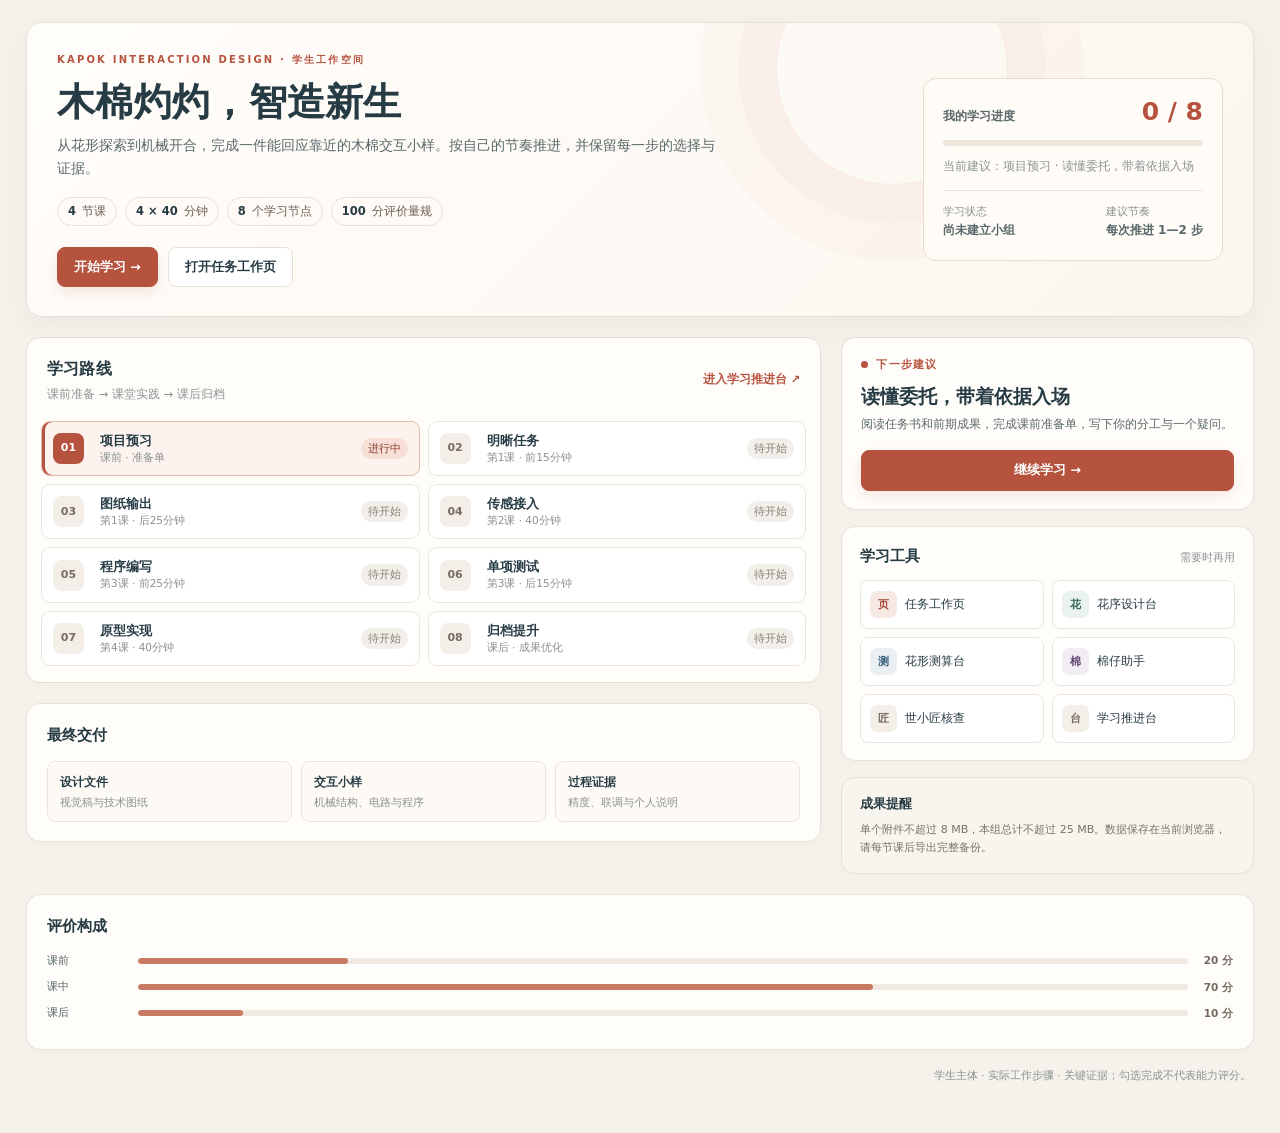
<file: 学生工作台/课程学习工作台.html>
<!doctype html><html lang="zh-CN"><head><meta charset="utf-8"><meta name="viewport" content="width=device-width,initial-scale=1"><meta name="theme-color" content="#f5f2ec"><title>课程学习工作台</title><style>:root{--bg:#f5f2ec;--card:#fffdfa;--ink:#263b43;--ink2:#59686a;--muted:#8a9291;--line:#e7e0d7;--accent:#b6533f;--accent2:#8e3f31;--soft:#f5e9e3;--green:#2e6653;--green-soft:#eaf2ed;--shadow:0 8px 28px rgba(62,48,35,.055)}*{box-sizing:border-box}body{margin:0;background:var(--bg);color:var(--ink);font:14px/1.65 -apple-system,BlinkMacSystemFont,"PingFang SC","Microsoft YaHei",system-ui,sans-serif;-webkit-font-smoothing:antialiased}a{color:inherit;text-decoration:none}button{font:inherit}.dash{max-width:1320px;margin:auto;padding:22px 26px 48px}.welcome{position:relative;display:grid;grid-template-columns:minmax(0,1fr) 300px;gap:22px;padding:29px 30px;border:1px solid var(--line);border-radius:16px;background:linear-gradient(135deg,#fffdfa 0%,#fbf6ef 100%);box-shadow:var(--shadow);overflow:hidden}.welcome:before{content:"";position:absolute;right:245px;top:-70px;width:230px;height:230px;border:1px solid #b6533f18;border-radius:50%;box-shadow:0 0 0 38px #b6533f08,0 0 0 76px #b6533f05}.welcome-copy{position:relative;z-index:1}.eyebrow{color:var(--accent);font-size:10px;letter-spacing:2.2px;font-weight:800}.welcome h1{font-size:clamp(27px,3vw,39px);line-height:1.25;letter-spacing:.3px;margin:9px 0 8px}.welcome-copy>p{margin:0;color:var(--ink2);max-width:670px;font-size:14px}.chips{display:flex;gap:8px;flex-wrap:wrap;margin-top:17px}.chip{display:inline-flex;align-items:center;gap:6px;padding:4px 10px;border:1px solid var(--line);border-radius:99px;background:#fffaf5;color:#6c6259;font-size:11.5px}.chip b{color:var(--ink)}.actions{display:flex;gap:10px;flex-wrap:wrap;margin-top:21px}.btn{display:inline-flex;align-items:center;justify-content:center;gap:8px;border:1px solid var(--line);border-radius:8px;padding:9px 16px;background:#fff;color:var(--ink);font-size:12.5px;font-weight:650;transition:.16s}.btn:hover{border-color:#cba99c;color:var(--accent);transform:translateY(-1px)}.btn.primary{background:var(--accent);border-color:var(--accent);color:#fff;box-shadow:0 5px 14px #b6533f24}.btn.primary:hover{background:var(--accent2);color:#fff}.progress-card{position:relative;z-index:1;align-self:center;border:1px solid #eadbce;background:#fffcf7;border-radius:13px;padding:19px}.progress-top{display:flex;align-items:baseline;justify-content:space-between;gap:12px}.progress-top span{font-size:12px;color:var(--ink2);font-weight:650}.progress-top b{color:var(--accent);font-size:25px;line-height:1.1}.progress-bar{height:6px;border-radius:6px;background:#eee6dc;margin:13px 0 11px;overflow:hidden}.progress-bar i{display:block;height:100%;width:0;border-radius:6px;background:linear-gradient(90deg,var(--accent),#d98462);transition:width .3s}.progress-card p{font-size:11.5px;color:var(--muted);margin:0;line-height:1.6}.progress-meta{display:flex;justify-content:space-between;gap:10px;border-top:1px solid #eee4d9;margin-top:15px;padding-top:12px;font-size:11px;color:var(--muted)}.progress-meta b{display:block;color:var(--ink2);font-size:12px}.layout-main{display:grid;grid-template-columns:minmax(0,1.58fr) minmax(280px,.82fr);gap:20px;margin-top:20px;align-items:start}.left-stack{display:flex;flex-direction:column;gap:20px;min-width:0}.panel{background:var(--card);border:1px solid var(--line);border-radius:14px;box-shadow:0 3px 14px #46342405;overflow:hidden}.panel-head{display:flex;align-items:center;justify-content:space-between;gap:14px;padding:18px 20px 13px}.panel-head h2{font-size:16px;margin:0;letter-spacing:.2px}.panel-head p{margin:2px 0 0;color:var(--muted);font-size:11.5px}.text-link{color:var(--accent);font-size:11.5px;font-weight:650;white-space:nowrap}.route-grid{display:grid;grid-template-columns:1fr 1fr;gap:8px;padding:4px 14px 16px}.route-step{display:grid;grid-template-columns:37px minmax(0,1fr) auto;align-items:center;gap:10px;border:1px solid #ece5dc;border-radius:9px;padding:10px 11px;background:#fff;min-width:0;transition:.15s;text-align:left}.route-step:hover{border-color:#ceb1a5;background:#fffaf6}.route-step.current{border-color:#dfb9aa;background:#fcf3ee;box-shadow:inset 3px 0 0 var(--accent)}.num{width:31px;height:31px;border-radius:8px;background:#f3eee8;color:#7a6c60;display:grid;place-items:center;font-size:11px;font-weight:800;font-variant-numeric:tabular-nums}.route-step.current .num{background:var(--accent);color:#fff}.route-text{min-width:0}.route-text b{display:block;font-size:12.5px;line-height:1.45;overflow:hidden;text-overflow:ellipsis;white-space:nowrap}.route-text small{display:block;color:var(--muted);font-size:10.5px;line-height:1.45;white-space:nowrap;overflow:hidden;text-overflow:ellipsis}.state{font-size:10.5px;border-radius:99px;padding:2px 7px;background:#f2eee9;color:#8a7e73;white-space:nowrap}.state.done{background:var(--green-soft);color:var(--green)}.route-step.current .state{background:#f7dfd6;color:var(--accent2)}.side-stack{display:flex;flex-direction:column;gap:16px}.next-card{padding:18px 19px}.next-label{display:flex;align-items:center;gap:8px;color:var(--accent);font-size:10.5px;letter-spacing:1.3px;font-weight:800}.next-label:before{content:"";width:7px;height:7px;border-radius:50%;background:var(--accent)}.next-card h2{font-size:19px;line-height:1.4;margin:9px 0 6px}.next-card p{margin:0;color:var(--ink2);font-size:12px}.next-card .btn{width:100%;margin-top:15px}.tools-panel{padding:17px 18px}.tools-head{display:flex;align-items:baseline;justify-content:space-between;margin-bottom:12px}.tools-head h2{font-size:15px;margin:0}.tools-head span{font-size:10.5px;color:var(--muted)}.tool-grid{display:grid;grid-template-columns:1fr 1fr;gap:8px}.tool{border:1px solid #ece5dd;border-radius:8px;padding:10px 9px;display:flex;align-items:center;gap:8px;font-size:11.5px;background:#fff;transition:.15s;text-align:left}.tool:hover{border-color:#cfb0a5;background:#fff9f5;color:var(--accent2)}.tool i{width:27px;height:27px;display:grid;place-items:center;border-radius:7px;background:#f3eee8;color:#786a5e;font-style:normal;font-size:11px;font-weight:800;flex:none}.tool:nth-child(1) i{background:#f6e9e3;color:#a44835}.tool:nth-child(2) i{background:#eaf2ed;color:#2e6653}.tool:nth-child(3) i{background:#e9eff3;color:#365d76}.tool:nth-child(4) i{background:#f2ecf5;color:#62456f}.reminder{padding:16px 18px;background:#f8f4ee;border:1px solid #e8ded2}.reminder h3{font-size:12.5px;margin:0 0 6px}.reminder p{font-size:11px;color:#7a7168;margin:0;line-height:1.65}.bottom-grid{display:grid;grid-template-columns:1fr;gap:20px;margin-top:20px}.info-card{padding:19px 20px}.info-card h2{font-size:15px;margin:0 0 13px}.deliverables{display:grid;grid-template-columns:repeat(3,1fr);gap:9px}.deliverable{border:1px solid #ece4db;border-radius:8px;padding:11px 12px;background:#fdfaf6}.deliverable b{display:block;font-size:11.5px;margin-bottom:3px}.deliverable span{display:block;color:var(--muted);font-size:10.5px;line-height:1.5}.rubric-row{display:grid;grid-template-columns:82px 1fr 36px;gap:9px;align-items:center;margin:8px 0;font-size:11px;color:var(--ink2)}.rubric-row .bar{height:6px;background:#f0e9e1;border-radius:6px;overflow:hidden}.rubric-row .bar i{display:block;height:100%;background:#c87b62;border-radius:6px}.rubric-row b{text-align:right;font-size:10.5px;color:#74685e}.foot-note{color:var(--muted);font-size:10.5px;margin:17px 3px 0;text-align:right}@media(max-width:1080px){.welcome{grid-template-columns:minmax(0,1fr) 260px}.dash{padding:18px 18px 40px}.layout-main{grid-template-columns:minmax(0,1.35fr) minmax(250px,.8fr)}.route-grid{grid-template-columns:1fr}}@media(max-width:820px){.welcome{grid-template-columns:1fr;padding:23px}.progress-card{max-width:100%}.layout-main,.bottom-grid{grid-template-columns:1fr}.deliverables{grid-template-columns:1fr}.dash{padding:14px 14px 35px}.welcome:before{display:none}}@media(max-width:480px){.welcome h1{font-size:25px}.route-step{grid-template-columns:34px minmax(0,1fr)}.route-step .state{display:none}.chips{gap:5px}.chip{font-size:10.5px}.actions{display:grid;grid-template-columns:1fr}.actions .btn{width:100%}.tool-grid{grid-template-columns:1fr 1fr}.dash{padding:10px 10px 30px}.panel-head{padding:15px 15px 10px}.route-grid{padding:3px 10px 12px}.next-card,.tools-panel,.reminder,.info-card{padding:15px}}</style></head><body><main class="dash"><section class="welcome"><div class="welcome-copy"><div class="eyebrow">KAPOK INTERACTION DESIGN · 学生工作空间</div><h1>木棉灼灼，智造新生</h1><p>从花形探索到机械开合，完成一件能回应靠近的木棉交互小样。按自己的节奏推进，并保留每一步的选择与证据。</p><div class="chips"><span class="chip"><b>4</b> 节课</span><span class="chip"><b>4 × 40</b> 分钟</span><span class="chip"><b>8</b> 个学习节点</span><span class="chip"><b>100</b> 分评价量规</span></div><div class="actions"><a class="btn primary" href="index.html#board" target="_top" data-stage="0">开始学习 →</a><a class="btn" href="index.html#workpage" target="_top">打开任务工作页</a></div></div><aside class="progress-card"><div class="progress-top"><span>我的学习进度</span><b id="progressCount">0 / 8</b></div><div class="progress-bar"><i id="progressBar"></i></div><p id="progressHint">从“项目预习”开始，先读懂任务，再带着问题进入课堂。</p><div class="progress-meta"><span>学习状态<b id="groupName">尚未建立小组</b></span><span>建议节奏<b>每次推进 1—2 步</b></span></div></aside></section><section class="layout-main"><div class="left-stack"><article class="panel"><header class="panel-head"><div><h2>学习路线</h2><p>课前准备 → 课堂实践 → 课后归档</p></div><a class="text-link" href="index.html#board" target="_top">进入学习推进台 ↗</a></header><div class="route-grid" id="routeGrid"></div></article><article class="panel info-card"><h2>最终交付</h2><div class="deliverables"><div class="deliverable"><b>设计文件</b><span>视觉稿与技术图纸</span></div><div class="deliverable"><b>交互小样</b><span>机械结构、电路与程序</span></div><div class="deliverable"><b>过程证据</b><span>精度、联调与个人说明</span></div></div></article></div><aside class="side-stack"><section class="panel next-card"><div class="next-label">下一步建议</div><h2 id="nextTitle">读懂委托，带着依据入场</h2><p id="nextDesc">阅读任务书和前期成果，完成课前准备单，写下你的分工与一个疑问。</p><a class="btn primary" href="index.html#board" target="_top" data-stage="0">继续学习 →</a></section><section class="panel tools-panel"><div class="tools-head"><h2>学习工具</h2><span>需要时再用</span></div><div class="tool-grid"><a class="tool" href="index.html#workpage" target="_top"><i>页</i>任务工作页</a><a class="tool" href="index.html#flower" target="_top"><i>花</i>花序设计台</a><a class="tool" href="index.html#measure" target="_top"><i>测</i>花形测算台</a><a class="tool" href="index.html#mian" target="_top"><i>棉</i>棉仔助手</a><a class="tool" href="index.html#shi" target="_top"><i>匠</i>世小匠核查</a><a class="tool" href="index.html#board" target="_top"><i>台</i>学习推进台</a></div></section><section class="panel reminder"><h3>成果提醒</h3><p>单个附件不超过 8 MB，本组总计不超过 25 MB。数据保存在当前浏览器，请每节课后导出完整备份。</p></section></aside></section><section class="bottom-grid"><article class="panel info-card"><h2>评价构成</h2><div class="rubric-row"><span>课前</span><span class="bar"><i style="width:20%"></i></span><b>20 分</b></div><div class="rubric-row"><span>课中</span><span class="bar"><i style="width:70%"></i></span><b>70 分</b></div><div class="rubric-row"><span>课后</span><span class="bar"><i style="width:10%"></i></span><b>10 分</b></div></article></section><p class="foot-note">学生主体 · 实际工作步骤 · 关键证据；勾选完成不代表能力评分。</p></main><script>(function(){const stages=[['项目预习','课前 · 准备单'],['明晰任务','第1课 · 前15分钟'],['图纸输出','第1课 · 后25分钟'],['传感接入','第2课 · 40分钟'],['程序编写','第3课 · 前25分钟'],['单项测试','第3课 · 后15分钟'],['原型实现','第4课 · 40分钟'],['归档提升','课后 · 成果优化']];const next=[['读懂委托，带着依据入场','阅读任务书和前期成果，完成课前准备单，写下你的分工与一个疑问。'],['明确成果与限制','核对待交付文件、关键尺寸与安全要求，确认小组分工。'],['完成技术图纸','把视觉稿转成可制造图纸，标全尺寸、材料、孔位与公差。'],['完成传感接入','按输入—判断—输出关系接入并核对传感器。'],['解释并修改程序','预测程序行为，完成参数修改、编译、烧录与解释。'],['完成单项测试','分别测试传感、开合和灯光，记录预测与实测。'],['实现并测试原型','完成三轮触发、复位、开合与灯光测试，保留修订对照。'],['归档与反思','整理设计、图纸、程序和测试记录，说明不足与 AI 使用边界。']];let submitted=[false,false,false,false,false,false,false,false],group='';const grid=document.getElementById('routeGrid');function draw(){let nextIndex=submitted.findIndex((v,i)=>!v);if(submitted.every(Boolean))nextIndex=7;const done=submitted.filter(Boolean).length;document.getElementById('progressCount').textContent=done+' / 8';document.getElementById('progressBar').style.width=(done/8*100)+'%';document.getElementById('groupName').textContent=group||'尚未建立小组';document.getElementById('progressHint').textContent=submitted.every(Boolean)?'八个节点均已完成，请检查归档文件并导出备份。':'当前建议：'+stages[nextIndex][0]+' · '+next[nextIndex][0];document.getElementById('nextTitle').textContent=next[nextIndex][0];document.getElementById('nextDesc').textContent=next[nextIndex][1];document.querySelectorAll('[data-stage="0"]').forEach(a=>a.dataset.stage=String(nextIndex));grid.innerHTML=stages.map((s,i)=>{const done=submitted[i],current=!done&&i===nextIndex;return '<a class="route-step '+(current?'current':'')+'" href="index.html#board" target="_top" data-route="'+i+'"><span class="num">'+String(i+1).padStart(2,'0')+'</span><span class="route-text"><b>'+s[0]+'</b><small>'+s[1]+'</small></span><span class="state '+(done?'done':'')+'">'+(done?'已完成':current?'进行中':'待开始')+'</span></a>'}).join('')}function openStage(i){try{sessionStorage.setItem('kapok-stage',String(i))}catch{}}document.addEventListener('click',e=>{const a=e.target.closest('[data-route], [data-stage]');if(!a)return;openStage(a.dataset.route??a.dataset.stage)});draw();(async()=>{try{const db=await new Promise((ok,no)=>{const r=indexedDB.open('kapok-studio-v1',1);r.onupgradeneeded=()=>{if(!r.result.objectStoreNames.contains('data'))r.result.createObjectStore('data')};r.onsuccess=()=>ok(r.result);r.onerror=()=>no(r.error)});const model=await new Promise((ok,no)=>{const r=db.transaction('data').objectStore('data').get('model');r.onsuccess=()=>ok(r.result);r.onerror=()=>no(r.error)});if(model&&Array.isArray(model.steps)){submitted=stages.map((_,i)=>Boolean(model.steps[i]&&model.steps[i].submitted));group=model.group||'';draw()}}catch{}})()})();</script></body></html>
</file>
<file: 工作台.css>
:root{--paper:#f7f5f1;--card:#fff;--ink:#263b43;--muted:#7b8587;--line:#e8e2dc;--accent:#b8523c;--accent-soft:#f5e9e3;--shadow:0 10px 30px rgba(55,42,32,.06)}*{box-sizing:border-box}html,body{margin:0;height:100%;overflow:hidden}body{font:14px/1.65 -apple-system,BlinkMacSystemFont,"PingFang SC","Microsoft YaHei",system-ui,sans-serif;color:var(--ink);background:var(--paper)}button,a,select{font:inherit}button{cursor:pointer}.app{height:100dvh;display:grid;grid-template-columns:250px minmax(0,1fr)}.sidebar{background:#f8f6f2;border-right:1px solid var(--line);display:flex;flex-direction:column;min-height:0;z-index:20}.brand{display:flex;align-items:center;gap:12px;padding:25px 22px 28px;color:var(--ink);text-decoration:none}.brand svg{width:37px;height:42px;color:var(--accent);flex:none}.brand strong{display:block;font-size:15px;line-height:1.5;letter-spacing:.5px}.brand small{display:block;font-size:11px;color:var(--muted);letter-spacing:1.5px;margin-top:2px}.side-scroll{overflow:auto;padding:0 14px 20px;flex:1}.nav-label{margin:12px 12px 8px;color:#9a9690;font-size:11px;letter-spacing:1.5px}.nav-item{width:100%;border:0;background:transparent;color:#58666a;border-radius:9px;padding:11px 12px;display:flex;align-items:center;gap:12px;text-align:left;margin:2px 0;transition:.16s}.nav-item svg{width:20px;height:20px;fill:none;stroke:currentColor;stroke-width:1.7;stroke-linecap:round;stroke-linejoin:round;flex:none}.nav-item:hover{background:#efebe5;color:var(--ink)}.nav-item.active{background:var(--accent-soft);color:var(--accent);font-weight:700}.nav-item .arrow{margin-left:auto;font-size:16px}.side-foot{padding:16px 24px 20px;color:#9b958d;font-size:11px;border-top:1px solid transparent}.local-dot{display:inline-block;width:7px;height:7px;border-radius:50%;background:#6c9a7c;margin-right:6px}.workspace{min-width:0;min-height:0;display:grid;grid-template-rows:58px auto minmax(0,1fr);background:#fbfaf7}.topbar{border-bottom:1px solid var(--line);background:rgba(255,255,255,.75);display:flex;align-items:center;justify-content:space-between;gap:16px;padding:0 30px}.breadcrumb{color:#7d8586;font-size:12px}.breadcrumb b{color:#44565b;font-weight:500}.top-actions{display:flex;align-items:center;gap:10px}.course{border:1px solid var(--line);background:#fff;color:#59666a;border-radius:8px;padding:6px 30px 6px 11px;font-size:12px}.role-switch{color:var(--accent);text-decoration:none;font-size:12px;border:1px solid #ead8d0;background:#fff;padding:6px 11px;border-radius:8px}.menu-btn{display:none;border:1px solid var(--line);background:#fff;border-radius:7px;padding:5px 9px;color:var(--ink)}.page-head{display:flex;justify-content:space-between;align-items:center;gap:24px;padding:23px 30px 20px;background:#fbfaf7}.page-title{min-width:0}.eyebrow{font-size:10px;color:var(--accent);font-weight:750;letter-spacing:2.2px;text-transform:uppercase}.page-title h1{font-size:30px;line-height:1.25;margin:5px 0 4px;letter-spacing:.5px;border-left:4px solid var(--accent);padding-left:14px}.page-title p{margin:0;color:#7c8587;font-size:13px}.page-actions{display:flex;gap:10px;flex:none}.action-btn{border:1px solid #e3dcd5;background:#fff;color:#34494f;border-radius:8px;padding:9px 14px;display:inline-flex;align-items:center;gap:7px;text-decoration:none;font-size:12px;box-shadow:0 2px 5px rgba(50,40,30,.02)}.action-btn:hover{border-color:#cfa796;color:var(--accent)}.action-btn svg{width:16px;height:16px;fill:none;stroke:currentColor;stroke-width:1.7;stroke-linecap:round;stroke-linejoin:round}.action-btn[hidden]{display:none}.frame-wrap{min-height:0;position:relative;border-top:1px solid var(--line);background:#f6f3ef}.frame-wrap iframe{display:block;width:100%;height:100%;border:0;background:#fff}.loading{position:absolute;inset:0;display:grid;place-items:center;background:#f6f3ef;color:#7d8586;z-index:2;transition:opacity .2s;pointer-events:none}.loading.done{opacity:0}.loading span{display:flex;align-items:center;gap:10px}.loading i{width:18px;height:18px;border:2px solid #e0d5cc;border-top-color:var(--accent);border-radius:50%;animation:spin .8s linear infinite}@keyframes spin{to{transform:rotate(360deg)}}.mobile-shade{display:none}@media(max-width:1050px){.app{grid-template-columns:220px minmax(0,1fr)}.page-head{padding:20px}.topbar{padding:0 20px}.page-title h1{font-size:26px}.action-btn{padding:8px 10px}.course{display:none}}@media(max-width:760px){.app{display:block}.sidebar{position:fixed;inset:0 auto 0 0;width:250px;transform:translateX(-102%);transition:transform .2s;box-shadow:var(--shadow)}.app.menu-open .sidebar{transform:translateX(0)}.mobile-shade{display:none;position:fixed;inset:0;background:rgba(31,35,35,.28);z-index:15}.app.menu-open .mobile-shade{display:block}.workspace{height:100dvh;grid-template-rows:54px auto minmax(0,1fr)}.menu-btn{display:inline-flex}.topbar{padding:0 14px}.breadcrumb{max-width:52vw;white-space:nowrap;overflow:hidden;text-overflow:ellipsis}.role-switch{font-size:11px;padding:5px 8px}.page-head{padding:15px 16px;align-items:flex-end;gap:10px}.page-title h1{font-size:23px}.page-title p{font-size:12px}.eyebrow{font-size:9px}.page-actions{gap:6px}.action-btn{font-size:0;padding:8px}.action-btn svg{width:18px;height:18px}.action-btn .keep-text{font-size:11px}}@media print{.sidebar,.topbar,.page-head{display:none}.app,.workspace{display:block;height:auto}.frame-wrap{height:auto;border:0}.frame-wrap iframe{height:100vh}}
</file>
